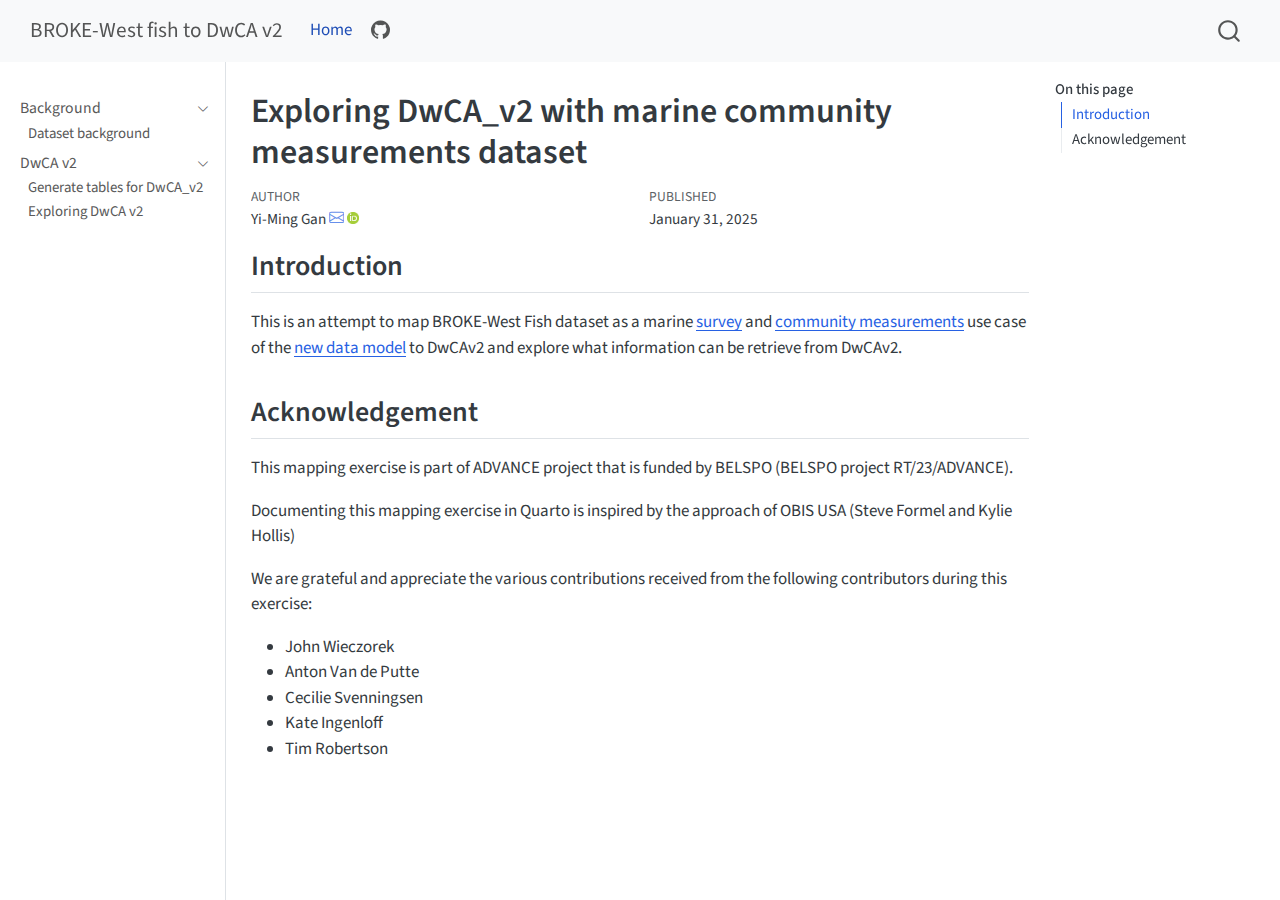
<file: docs/index.html>
<!DOCTYPE html>
<html xmlns="http://www.w3.org/1999/xhtml" lang="en" xml:lang="en"><head>

<meta charset="utf-8">
<meta name="generator" content="quarto-1.5.57">

<meta name="viewport" content="width=device-width, initial-scale=1.0, user-scalable=yes">

<meta name="author" content="Yi-Ming Gan">
<meta name="dcterms.date" content="2025-01-31">

<title>Exploring DwCA_v2 with marine community measurements dataset – BROKE-West fish to DwCA v2</title>
<style>
code{white-space: pre-wrap;}
span.smallcaps{font-variant: small-caps;}
div.columns{display: flex; gap: min(4vw, 1.5em);}
div.column{flex: auto; overflow-x: auto;}
div.hanging-indent{margin-left: 1.5em; text-indent: -1.5em;}
ul.task-list{list-style: none;}
ul.task-list li input[type="checkbox"] {
  width: 0.8em;
  margin: 0 0.8em 0.2em -1em; /* quarto-specific, see https://github.com/quarto-dev/quarto-cli/issues/4556 */ 
  vertical-align: middle;
}
</style>


<script src="site_libs/quarto-nav/quarto-nav.js"></script>
<script src="site_libs/quarto-nav/headroom.min.js"></script>
<script src="site_libs/clipboard/clipboard.min.js"></script>
<script src="site_libs/quarto-search/autocomplete.umd.js"></script>
<script src="site_libs/quarto-search/fuse.min.js"></script>
<script src="site_libs/quarto-search/quarto-search.js"></script>
<meta name="quarto:offset" content="./">
<script src="site_libs/quarto-html/quarto.js"></script>
<script src="site_libs/quarto-html/popper.min.js"></script>
<script src="site_libs/quarto-html/tippy.umd.min.js"></script>
<script src="site_libs/quarto-html/anchor.min.js"></script>
<link href="site_libs/quarto-html/tippy.css" rel="stylesheet">
<link href="site_libs/quarto-html/quarto-syntax-highlighting.css" rel="stylesheet" id="quarto-text-highlighting-styles">
<script src="site_libs/bootstrap/bootstrap.min.js"></script>
<link href="site_libs/bootstrap/bootstrap-icons.css" rel="stylesheet">
<link href="site_libs/bootstrap/bootstrap.min.css" rel="stylesheet" id="quarto-bootstrap" data-mode="light">
<script id="quarto-search-options" type="application/json">{
  "location": "navbar",
  "copy-button": false,
  "collapse-after": 3,
  "panel-placement": "end",
  "type": "overlay",
  "limit": 50,
  "keyboard-shortcut": [
    "f",
    "/",
    "s"
  ],
  "show-item-context": false,
  "language": {
    "search-no-results-text": "No results",
    "search-matching-documents-text": "matching documents",
    "search-copy-link-title": "Copy link to search",
    "search-hide-matches-text": "Hide additional matches",
    "search-more-match-text": "more match in this document",
    "search-more-matches-text": "more matches in this document",
    "search-clear-button-title": "Clear",
    "search-text-placeholder": "",
    "search-detached-cancel-button-title": "Cancel",
    "search-submit-button-title": "Submit",
    "search-label": "Search"
  }
}</script>


<link rel="stylesheet" href="styles.css">
</head>

<body class="nav-sidebar docked nav-fixed">

<div id="quarto-search-results"></div>
  <header id="quarto-header" class="headroom fixed-top">
    <nav class="navbar navbar-expand-lg " data-bs-theme="dark">
      <div class="navbar-container container-fluid">
      <div class="navbar-brand-container mx-auto">
    <a class="navbar-brand" href="./index.html">
    <span class="navbar-title">BROKE-West fish to DwCA v2</span>
    </a>
  </div>
            <div id="quarto-search" class="" title="Search"></div>
          <button class="navbar-toggler" type="button" data-bs-toggle="collapse" data-bs-target="#navbarCollapse" aria-controls="navbarCollapse" role="menu" aria-expanded="false" aria-label="Toggle navigation" onclick="if (window.quartoToggleHeadroom) { window.quartoToggleHeadroom(); }">
  <span class="navbar-toggler-icon"></span>
</button>
          <div class="collapse navbar-collapse" id="navbarCollapse">
            <ul class="navbar-nav navbar-nav-scroll me-auto">
  <li class="nav-item">
    <a class="nav-link active" href="./index.html" aria-current="page"> 
<span class="menu-text">Home</span></a>
  </li>  
  <li class="nav-item compact">
    <a class="nav-link" href="https://github.com/biodiversity-aq/broke-west-fish-dwcav2"> <i class="bi bi-github" role="img">
</i> 
<span class="menu-text"></span></a>
  </li>  
</ul>
          </div> <!-- /navcollapse -->
            <div class="quarto-navbar-tools">
</div>
      </div> <!-- /container-fluid -->
    </nav>
  <nav class="quarto-secondary-nav">
    <div class="container-fluid d-flex">
      <button type="button" class="quarto-btn-toggle btn" data-bs-toggle="collapse" role="button" data-bs-target=".quarto-sidebar-collapse-item" aria-controls="quarto-sidebar" aria-expanded="false" aria-label="Toggle sidebar navigation" onclick="if (window.quartoToggleHeadroom) { window.quartoToggleHeadroom(); }">
        <i class="bi bi-layout-text-sidebar-reverse"></i>
      </button>
        <nav class="quarto-page-breadcrumbs" aria-label="breadcrumb"><ol class="breadcrumb"><li class="breadcrumb-item">Exploring DwCA_v2 with marine community measurements dataset</li></ol></nav>
        <a class="flex-grow-1" role="navigation" data-bs-toggle="collapse" data-bs-target=".quarto-sidebar-collapse-item" aria-controls="quarto-sidebar" aria-expanded="false" aria-label="Toggle sidebar navigation" onclick="if (window.quartoToggleHeadroom) { window.quartoToggleHeadroom(); }">      
        </a>
    </div>
  </nav>
</header>
<!-- content -->
<div id="quarto-content" class="quarto-container page-columns page-rows-contents page-layout-article page-navbar">
<!-- sidebar -->
  <nav id="quarto-sidebar" class="sidebar collapse collapse-horizontal quarto-sidebar-collapse-item sidebar-navigation docked overflow-auto">
    <div class="sidebar-menu-container"> 
    <ul class="list-unstyled mt-1">
        <li class="sidebar-item sidebar-item-section">
      <div class="sidebar-item-container"> 
            <a class="sidebar-item-text sidebar-link text-start" data-bs-toggle="collapse" data-bs-target="#quarto-sidebar-section-1" role="navigation" aria-expanded="true">
 <span class="menu-text">Background</span></a>
          <a class="sidebar-item-toggle text-start" data-bs-toggle="collapse" data-bs-target="#quarto-sidebar-section-1" role="navigation" aria-expanded="true" aria-label="Toggle section">
            <i class="bi bi-chevron-right ms-2"></i>
          </a> 
      </div>
      <ul id="quarto-sidebar-section-1" class="collapse list-unstyled sidebar-section depth1 show">  
          <li class="sidebar-item">
  <div class="sidebar-item-container"> 
  <a href="./dataset-background.html" class="sidebar-item-text sidebar-link">
 <span class="menu-text">Dataset background</span></a>
  </div>
</li>
      </ul>
  </li>
        <li class="sidebar-item sidebar-item-section">
      <div class="sidebar-item-container"> 
            <a class="sidebar-item-text sidebar-link text-start" data-bs-toggle="collapse" data-bs-target="#quarto-sidebar-section-2" role="navigation" aria-expanded="true">
 <span class="menu-text">DwCA v2</span></a>
          <a class="sidebar-item-toggle text-start" data-bs-toggle="collapse" data-bs-target="#quarto-sidebar-section-2" role="navigation" aria-expanded="true" aria-label="Toggle section">
            <i class="bi bi-chevron-right ms-2"></i>
          </a> 
      </div>
      <ul id="quarto-sidebar-section-2" class="collapse list-unstyled sidebar-section depth1 show">  
          <li class="sidebar-item">
  <div class="sidebar-item-container"> 
  <a href="./generate-dwcav2.html" class="sidebar-item-text sidebar-link">
 <span class="menu-text">Generate tables for DwCA_v2</span></a>
  </div>
</li>
          <li class="sidebar-item">
  <div class="sidebar-item-container"> 
  <a href="./explore-dwcav2.html" class="sidebar-item-text sidebar-link">
 <span class="menu-text">Exploring DwCA v2</span></a>
  </div>
</li>
      </ul>
  </li>
    </ul>
    </div>
</nav>
<div id="quarto-sidebar-glass" class="quarto-sidebar-collapse-item" data-bs-toggle="collapse" data-bs-target=".quarto-sidebar-collapse-item"></div>
<!-- margin-sidebar -->
    <div id="quarto-margin-sidebar" class="sidebar margin-sidebar">
        <nav id="TOC" role="doc-toc" class="toc-active">
    <h2 id="toc-title">On this page</h2>
   
  <ul>
  <li><a href="#introduction" id="toc-introduction" class="nav-link active" data-scroll-target="#introduction">Introduction</a></li>
  <li><a href="#acknowledgement" id="toc-acknowledgement" class="nav-link" data-scroll-target="#acknowledgement">Acknowledgement</a></li>
  </ul>
</nav>
    </div>
<!-- main -->
<main class="content" id="quarto-document-content">

<header id="title-block-header" class="quarto-title-block default">
<div class="quarto-title">
<h1 class="title">Exploring DwCA_v2 with marine community measurements dataset</h1>
</div>



<div class="quarto-title-meta">

    <div>
    <div class="quarto-title-meta-heading">Author</div>
    <div class="quarto-title-meta-contents">
             <p>Yi-Ming Gan <a href="mailto:ymgan@naturalsciences.be" class="quarto-title-author-email"><i class="bi bi-envelope"></i></a> <a href="https://orcid.org/0000-0001-7087-2646" class="quarto-title-author-orcid"> <img src="[data-uri]"></a></p>
          </div>
  </div>
    
    <div>
    <div class="quarto-title-meta-heading">Published</div>
    <div class="quarto-title-meta-contents">
      <p class="date">January 31, 2025</p>
    </div>
  </div>
  
    
  </div>
  


</header>


<section id="introduction" class="level2">
<h2 class="anchored" data-anchor-id="introduction">Introduction</h2>
<p>This is an attempt to map BROKE-West Fish dataset as a marine <a href="https://docs.google.com/document/d/10YgbavCieUIpN_kNoHGHEkvILpFWCx8k-ZNXFVD4gSA/edit?usp=sharing">survey</a> and <a href="https://docs.google.com/document/d/1rpxveUfN9MCdo38mJR0LaWerMo5Je0oL6p1Yym5gxH4/edit?usp=sharing">community measurements</a> use case of the <a href="https://www.gbif.org/composition/HjlTr705BctcnaZkcjRJq/gbif-new-data-model">new data model</a> to DwCAv2 and explore what information can be retrieve from DwCAv2.</p>
</section>
<section id="acknowledgement" class="level2">
<h2 class="anchored" data-anchor-id="acknowledgement">Acknowledgement</h2>
<p>This mapping exercise is part of ADVANCE project that is funded by BELSPO (BELSPO project RT/23/ADVANCE).</p>
<p>Documenting this mapping exercise in Quarto is inspired by the approach of OBIS USA (Steve Formel and Kylie Hollis)</p>
<p>We are grateful and appreciate the various contributions received from the following contributors during this exercise:</p>
<ul>
<li>John Wieczorek</li>
<li>Anton Van de Putte</li>
<li>Cecilie Svenningsen</li>
<li>Kate Ingenloff</li>
<li>Tim Robertson</li>
</ul>


</section>

</main> <!-- /main -->
<script id="quarto-html-after-body" type="application/javascript">
window.document.addEventListener("DOMContentLoaded", function (event) {
  const toggleBodyColorMode = (bsSheetEl) => {
    const mode = bsSheetEl.getAttribute("data-mode");
    const bodyEl = window.document.querySelector("body");
    if (mode === "dark") {
      bodyEl.classList.add("quarto-dark");
      bodyEl.classList.remove("quarto-light");
    } else {
      bodyEl.classList.add("quarto-light");
      bodyEl.classList.remove("quarto-dark");
    }
  }
  const toggleBodyColorPrimary = () => {
    const bsSheetEl = window.document.querySelector("link#quarto-bootstrap");
    if (bsSheetEl) {
      toggleBodyColorMode(bsSheetEl);
    }
  }
  toggleBodyColorPrimary();  
  const icon = "";
  const anchorJS = new window.AnchorJS();
  anchorJS.options = {
    placement: 'right',
    icon: icon
  };
  anchorJS.add('.anchored');
  const isCodeAnnotation = (el) => {
    for (const clz of el.classList) {
      if (clz.startsWith('code-annotation-')) {                     
        return true;
      }
    }
    return false;
  }
  const onCopySuccess = function(e) {
    // button target
    const button = e.trigger;
    // don't keep focus
    button.blur();
    // flash "checked"
    button.classList.add('code-copy-button-checked');
    var currentTitle = button.getAttribute("title");
    button.setAttribute("title", "Copied!");
    let tooltip;
    if (window.bootstrap) {
      button.setAttribute("data-bs-toggle", "tooltip");
      button.setAttribute("data-bs-placement", "left");
      button.setAttribute("data-bs-title", "Copied!");
      tooltip = new bootstrap.Tooltip(button, 
        { trigger: "manual", 
          customClass: "code-copy-button-tooltip",
          offset: [0, -8]});
      tooltip.show();    
    }
    setTimeout(function() {
      if (tooltip) {
        tooltip.hide();
        button.removeAttribute("data-bs-title");
        button.removeAttribute("data-bs-toggle");
        button.removeAttribute("data-bs-placement");
      }
      button.setAttribute("title", currentTitle);
      button.classList.remove('code-copy-button-checked');
    }, 1000);
    // clear code selection
    e.clearSelection();
  }
  const getTextToCopy = function(trigger) {
      const codeEl = trigger.previousElementSibling.cloneNode(true);
      for (const childEl of codeEl.children) {
        if (isCodeAnnotation(childEl)) {
          childEl.remove();
        }
      }
      return codeEl.innerText;
  }
  const clipboard = new window.ClipboardJS('.code-copy-button:not([data-in-quarto-modal])', {
    text: getTextToCopy
  });
  clipboard.on('success', onCopySuccess);
  if (window.document.getElementById('quarto-embedded-source-code-modal')) {
    // For code content inside modals, clipBoardJS needs to be initialized with a container option
    // TODO: Check when it could be a function (https://github.com/zenorocha/clipboard.js/issues/860)
    const clipboardModal = new window.ClipboardJS('.code-copy-button[data-in-quarto-modal]', {
      text: getTextToCopy,
      container: window.document.getElementById('quarto-embedded-source-code-modal')
    });
    clipboardModal.on('success', onCopySuccess);
  }
    var localhostRegex = new RegExp(/^(?:http|https):\/\/localhost\:?[0-9]*\//);
    var mailtoRegex = new RegExp(/^mailto:/);
      var filterRegex = new RegExp('/' + window.location.host + '/');
    var isInternal = (href) => {
        return filterRegex.test(href) || localhostRegex.test(href) || mailtoRegex.test(href);
    }
    // Inspect non-navigation links and adorn them if external
 	var links = window.document.querySelectorAll('a[href]:not(.nav-link):not(.navbar-brand):not(.toc-action):not(.sidebar-link):not(.sidebar-item-toggle):not(.pagination-link):not(.no-external):not([aria-hidden]):not(.dropdown-item):not(.quarto-navigation-tool):not(.about-link)');
    for (var i=0; i<links.length; i++) {
      const link = links[i];
      if (!isInternal(link.href)) {
        // undo the damage that might have been done by quarto-nav.js in the case of
        // links that we want to consider external
        if (link.dataset.originalHref !== undefined) {
          link.href = link.dataset.originalHref;
        }
      }
    }
  function tippyHover(el, contentFn, onTriggerFn, onUntriggerFn) {
    const config = {
      allowHTML: true,
      maxWidth: 500,
      delay: 100,
      arrow: false,
      appendTo: function(el) {
          return el.parentElement;
      },
      interactive: true,
      interactiveBorder: 10,
      theme: 'quarto',
      placement: 'bottom-start',
    };
    if (contentFn) {
      config.content = contentFn;
    }
    if (onTriggerFn) {
      config.onTrigger = onTriggerFn;
    }
    if (onUntriggerFn) {
      config.onUntrigger = onUntriggerFn;
    }
    window.tippy(el, config); 
  }
  const noterefs = window.document.querySelectorAll('a[role="doc-noteref"]');
  for (var i=0; i<noterefs.length; i++) {
    const ref = noterefs[i];
    tippyHover(ref, function() {
      // use id or data attribute instead here
      let href = ref.getAttribute('data-footnote-href') || ref.getAttribute('href');
      try { href = new URL(href).hash; } catch {}
      const id = href.replace(/^#\/?/, "");
      const note = window.document.getElementById(id);
      if (note) {
        return note.innerHTML;
      } else {
        return "";
      }
    });
  }
  const xrefs = window.document.querySelectorAll('a.quarto-xref');
  const processXRef = (id, note) => {
    // Strip column container classes
    const stripColumnClz = (el) => {
      el.classList.remove("page-full", "page-columns");
      if (el.children) {
        for (const child of el.children) {
          stripColumnClz(child);
        }
      }
    }
    stripColumnClz(note)
    if (id === null || id.startsWith('sec-')) {
      // Special case sections, only their first couple elements
      const container = document.createElement("div");
      if (note.children && note.children.length > 2) {
        container.appendChild(note.children[0].cloneNode(true));
        for (let i = 1; i < note.children.length; i++) {
          const child = note.children[i];
          if (child.tagName === "P" && child.innerText === "") {
            continue;
          } else {
            container.appendChild(child.cloneNode(true));
            break;
          }
        }
        if (window.Quarto?.typesetMath) {
          window.Quarto.typesetMath(container);
        }
        return container.innerHTML
      } else {
        if (window.Quarto?.typesetMath) {
          window.Quarto.typesetMath(note);
        }
        return note.innerHTML;
      }
    } else {
      // Remove any anchor links if they are present
      const anchorLink = note.querySelector('a.anchorjs-link');
      if (anchorLink) {
        anchorLink.remove();
      }
      if (window.Quarto?.typesetMath) {
        window.Quarto.typesetMath(note);
      }
      // TODO in 1.5, we should make sure this works without a callout special case
      if (note.classList.contains("callout")) {
        return note.outerHTML;
      } else {
        return note.innerHTML;
      }
    }
  }
  for (var i=0; i<xrefs.length; i++) {
    const xref = xrefs[i];
    tippyHover(xref, undefined, function(instance) {
      instance.disable();
      let url = xref.getAttribute('href');
      let hash = undefined; 
      if (url.startsWith('#')) {
        hash = url;
      } else {
        try { hash = new URL(url).hash; } catch {}
      }
      if (hash) {
        const id = hash.replace(/^#\/?/, "");
        const note = window.document.getElementById(id);
        if (note !== null) {
          try {
            const html = processXRef(id, note.cloneNode(true));
            instance.setContent(html);
          } finally {
            instance.enable();
            instance.show();
          }
        } else {
          // See if we can fetch this
          fetch(url.split('#')[0])
          .then(res => res.text())
          .then(html => {
            const parser = new DOMParser();
            const htmlDoc = parser.parseFromString(html, "text/html");
            const note = htmlDoc.getElementById(id);
            if (note !== null) {
              const html = processXRef(id, note);
              instance.setContent(html);
            } 
          }).finally(() => {
            instance.enable();
            instance.show();
          });
        }
      } else {
        // See if we can fetch a full url (with no hash to target)
        // This is a special case and we should probably do some content thinning / targeting
        fetch(url)
        .then(res => res.text())
        .then(html => {
          const parser = new DOMParser();
          const htmlDoc = parser.parseFromString(html, "text/html");
          const note = htmlDoc.querySelector('main.content');
          if (note !== null) {
            // This should only happen for chapter cross references
            // (since there is no id in the URL)
            // remove the first header
            if (note.children.length > 0 && note.children[0].tagName === "HEADER") {
              note.children[0].remove();
            }
            const html = processXRef(null, note);
            instance.setContent(html);
          } 
        }).finally(() => {
          instance.enable();
          instance.show();
        });
      }
    }, function(instance) {
    });
  }
      let selectedAnnoteEl;
      const selectorForAnnotation = ( cell, annotation) => {
        let cellAttr = 'data-code-cell="' + cell + '"';
        let lineAttr = 'data-code-annotation="' +  annotation + '"';
        const selector = 'span[' + cellAttr + '][' + lineAttr + ']';
        return selector;
      }
      const selectCodeLines = (annoteEl) => {
        const doc = window.document;
        const targetCell = annoteEl.getAttribute("data-target-cell");
        const targetAnnotation = annoteEl.getAttribute("data-target-annotation");
        const annoteSpan = window.document.querySelector(selectorForAnnotation(targetCell, targetAnnotation));
        const lines = annoteSpan.getAttribute("data-code-lines").split(",");
        const lineIds = lines.map((line) => {
          return targetCell + "-" + line;
        })
        let top = null;
        let height = null;
        let parent = null;
        if (lineIds.length > 0) {
            //compute the position of the single el (top and bottom and make a div)
            const el = window.document.getElementById(lineIds[0]);
            top = el.offsetTop;
            height = el.offsetHeight;
            parent = el.parentElement.parentElement;
          if (lineIds.length > 1) {
            const lastEl = window.document.getElementById(lineIds[lineIds.length - 1]);
            const bottom = lastEl.offsetTop + lastEl.offsetHeight;
            height = bottom - top;
          }
          if (top !== null && height !== null && parent !== null) {
            // cook up a div (if necessary) and position it 
            let div = window.document.getElementById("code-annotation-line-highlight");
            if (div === null) {
              div = window.document.createElement("div");
              div.setAttribute("id", "code-annotation-line-highlight");
              div.style.position = 'absolute';
              parent.appendChild(div);
            }
            div.style.top = top - 2 + "px";
            div.style.height = height + 4 + "px";
            div.style.left = 0;
            let gutterDiv = window.document.getElementById("code-annotation-line-highlight-gutter");
            if (gutterDiv === null) {
              gutterDiv = window.document.createElement("div");
              gutterDiv.setAttribute("id", "code-annotation-line-highlight-gutter");
              gutterDiv.style.position = 'absolute';
              const codeCell = window.document.getElementById(targetCell);
              const gutter = codeCell.querySelector('.code-annotation-gutter');
              gutter.appendChild(gutterDiv);
            }
            gutterDiv.style.top = top - 2 + "px";
            gutterDiv.style.height = height + 4 + "px";
          }
          selectedAnnoteEl = annoteEl;
        }
      };
      const unselectCodeLines = () => {
        const elementsIds = ["code-annotation-line-highlight", "code-annotation-line-highlight-gutter"];
        elementsIds.forEach((elId) => {
          const div = window.document.getElementById(elId);
          if (div) {
            div.remove();
          }
        });
        selectedAnnoteEl = undefined;
      };
        // Handle positioning of the toggle
    window.addEventListener(
      "resize",
      throttle(() => {
        elRect = undefined;
        if (selectedAnnoteEl) {
          selectCodeLines(selectedAnnoteEl);
        }
      }, 10)
    );
    function throttle(fn, ms) {
    let throttle = false;
    let timer;
      return (...args) => {
        if(!throttle) { // first call gets through
            fn.apply(this, args);
            throttle = true;
        } else { // all the others get throttled
            if(timer) clearTimeout(timer); // cancel #2
            timer = setTimeout(() => {
              fn.apply(this, args);
              timer = throttle = false;
            }, ms);
        }
      };
    }
      // Attach click handler to the DT
      const annoteDls = window.document.querySelectorAll('dt[data-target-cell]');
      for (const annoteDlNode of annoteDls) {
        annoteDlNode.addEventListener('click', (event) => {
          const clickedEl = event.target;
          if (clickedEl !== selectedAnnoteEl) {
            unselectCodeLines();
            const activeEl = window.document.querySelector('dt[data-target-cell].code-annotation-active');
            if (activeEl) {
              activeEl.classList.remove('code-annotation-active');
            }
            selectCodeLines(clickedEl);
            clickedEl.classList.add('code-annotation-active');
          } else {
            // Unselect the line
            unselectCodeLines();
            clickedEl.classList.remove('code-annotation-active');
          }
        });
      }
  const findCites = (el) => {
    const parentEl = el.parentElement;
    if (parentEl) {
      const cites = parentEl.dataset.cites;
      if (cites) {
        return {
          el,
          cites: cites.split(' ')
        };
      } else {
        return findCites(el.parentElement)
      }
    } else {
      return undefined;
    }
  };
  var bibliorefs = window.document.querySelectorAll('a[role="doc-biblioref"]');
  for (var i=0; i<bibliorefs.length; i++) {
    const ref = bibliorefs[i];
    const citeInfo = findCites(ref);
    if (citeInfo) {
      tippyHover(citeInfo.el, function() {
        var popup = window.document.createElement('div');
        citeInfo.cites.forEach(function(cite) {
          var citeDiv = window.document.createElement('div');
          citeDiv.classList.add('hanging-indent');
          citeDiv.classList.add('csl-entry');
          var biblioDiv = window.document.getElementById('ref-' + cite);
          if (biblioDiv) {
            citeDiv.innerHTML = biblioDiv.innerHTML;
          }
          popup.appendChild(citeDiv);
        });
        return popup.innerHTML;
      });
    }
  }
});
</script>
</div> <!-- /content -->




</body></html>
</file>
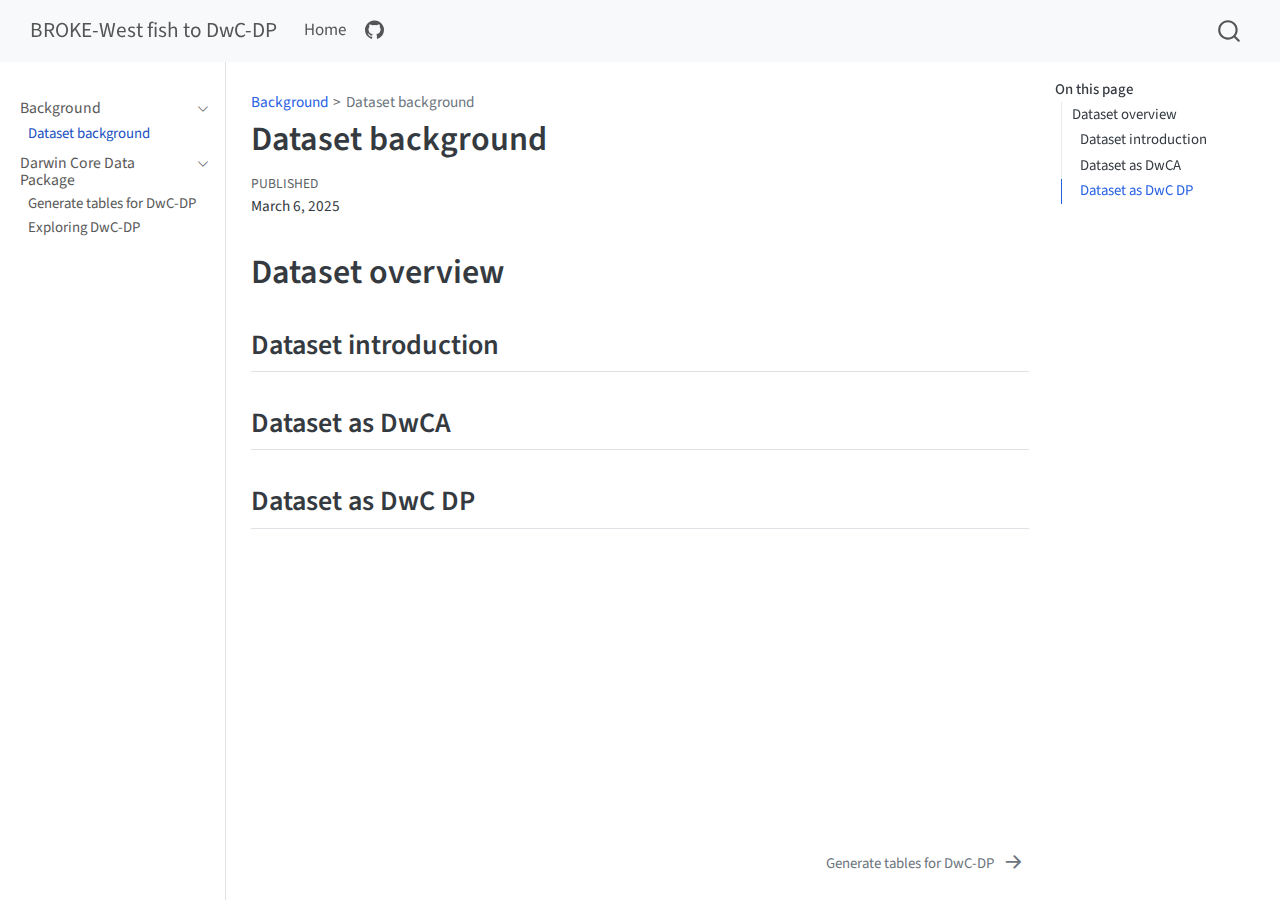
<file: docs/dataset-background.html>
<!DOCTYPE html>
<html xmlns="http://www.w3.org/1999/xhtml" lang="en" xml:lang="en"><head>

<meta charset="utf-8">
<meta name="generator" content="quarto-1.6.42">

<meta name="viewport" content="width=device-width, initial-scale=1.0, user-scalable=yes">

<meta name="dcterms.date" content="2025-03-06">

<title>Dataset background – BROKE-West fish to DwC-DP</title>
<style>
code{white-space: pre-wrap;}
span.smallcaps{font-variant: small-caps;}
div.columns{display: flex; gap: min(4vw, 1.5em);}
div.column{flex: auto; overflow-x: auto;}
div.hanging-indent{margin-left: 1.5em; text-indent: -1.5em;}
ul.task-list{list-style: none;}
ul.task-list li input[type="checkbox"] {
  width: 0.8em;
  margin: 0 0.8em 0.2em -1em; /* quarto-specific, see https://github.com/quarto-dev/quarto-cli/issues/4556 */ 
  vertical-align: middle;
}
</style>


<script src="site_libs/quarto-nav/quarto-nav.js"></script>
<script src="site_libs/quarto-nav/headroom.min.js"></script>
<script src="site_libs/clipboard/clipboard.min.js"></script>
<script src="site_libs/quarto-search/autocomplete.umd.js"></script>
<script src="site_libs/quarto-search/fuse.min.js"></script>
<script src="site_libs/quarto-search/quarto-search.js"></script>
<meta name="quarto:offset" content="./">
<link href="./generate-dwc-dp.html" rel="next">
<script src="site_libs/quarto-html/quarto.js"></script>
<script src="site_libs/quarto-html/popper.min.js"></script>
<script src="site_libs/quarto-html/tippy.umd.min.js"></script>
<script src="site_libs/quarto-html/anchor.min.js"></script>
<link href="site_libs/quarto-html/tippy.css" rel="stylesheet">
<link href="site_libs/quarto-html/quarto-syntax-highlighting-2f5df379a58b258e96c21c0638c20c03.css" rel="stylesheet" id="quarto-text-highlighting-styles">
<script src="site_libs/bootstrap/bootstrap.min.js"></script>
<link href="site_libs/bootstrap/bootstrap-icons.css" rel="stylesheet">
<link href="site_libs/bootstrap/bootstrap-3f13cc09417cf69baaf74afa0e2e3cf6.min.css" rel="stylesheet" append-hash="true" id="quarto-bootstrap" data-mode="light">
<script id="quarto-search-options" type="application/json">{
  "location": "navbar",
  "copy-button": false,
  "collapse-after": 3,
  "panel-placement": "end",
  "type": "overlay",
  "limit": 50,
  "keyboard-shortcut": [
    "f",
    "/",
    "s"
  ],
  "show-item-context": false,
  "language": {
    "search-no-results-text": "No results",
    "search-matching-documents-text": "matching documents",
    "search-copy-link-title": "Copy link to search",
    "search-hide-matches-text": "Hide additional matches",
    "search-more-match-text": "more match in this document",
    "search-more-matches-text": "more matches in this document",
    "search-clear-button-title": "Clear",
    "search-text-placeholder": "",
    "search-detached-cancel-button-title": "Cancel",
    "search-submit-button-title": "Submit",
    "search-label": "Search"
  }
}</script>


<link rel="stylesheet" href="styles.css">
</head>

<body class="nav-sidebar docked nav-fixed">

<div id="quarto-search-results"></div>
  <header id="quarto-header" class="headroom fixed-top">
    <nav class="navbar navbar-expand-lg " data-bs-theme="dark">
      <div class="navbar-container container-fluid">
      <div class="navbar-brand-container mx-auto">
    <a class="navbar-brand" href="./index.html">
    <span class="navbar-title">BROKE-West fish to DwC-DP</span>
    </a>
  </div>
            <div id="quarto-search" class="" title="Search"></div>
          <button class="navbar-toggler" type="button" data-bs-toggle="collapse" data-bs-target="#navbarCollapse" aria-controls="navbarCollapse" role="menu" aria-expanded="false" aria-label="Toggle navigation" onclick="if (window.quartoToggleHeadroom) { window.quartoToggleHeadroom(); }">
  <span class="navbar-toggler-icon"></span>
</button>
          <div class="collapse navbar-collapse" id="navbarCollapse">
            <ul class="navbar-nav navbar-nav-scroll me-auto">
  <li class="nav-item">
    <a class="nav-link" href="./index.html"> 
<span class="menu-text">Home</span></a>
  </li>  
  <li class="nav-item compact">
    <a class="nav-link" href="https://github.com/biodiversity-aq/broke-west-fish-dwcav2"> <i class="bi bi-github" role="img">
</i> 
<span class="menu-text"></span></a>
  </li>  
</ul>
          </div> <!-- /navcollapse -->
            <div class="quarto-navbar-tools">
</div>
      </div> <!-- /container-fluid -->
    </nav>
  <nav class="quarto-secondary-nav">
    <div class="container-fluid d-flex">
      <button type="button" class="quarto-btn-toggle btn" data-bs-toggle="collapse" role="button" data-bs-target=".quarto-sidebar-collapse-item" aria-controls="quarto-sidebar" aria-expanded="false" aria-label="Toggle sidebar navigation" onclick="if (window.quartoToggleHeadroom) { window.quartoToggleHeadroom(); }">
        <i class="bi bi-layout-text-sidebar-reverse"></i>
      </button>
        <nav class="quarto-page-breadcrumbs" aria-label="breadcrumb"><ol class="breadcrumb"><li class="breadcrumb-item"><a href="./dataset-background.html">Background</a></li><li class="breadcrumb-item"><a href="./dataset-background.html">Dataset background</a></li></ol></nav>
        <a class="flex-grow-1" role="navigation" data-bs-toggle="collapse" data-bs-target=".quarto-sidebar-collapse-item" aria-controls="quarto-sidebar" aria-expanded="false" aria-label="Toggle sidebar navigation" onclick="if (window.quartoToggleHeadroom) { window.quartoToggleHeadroom(); }">      
        </a>
    </div>
  </nav>
</header>
<!-- content -->
<div id="quarto-content" class="quarto-container page-columns page-rows-contents page-layout-article page-navbar">
<!-- sidebar -->
  <nav id="quarto-sidebar" class="sidebar collapse collapse-horizontal quarto-sidebar-collapse-item sidebar-navigation docked overflow-auto">
    <div class="sidebar-menu-container"> 
    <ul class="list-unstyled mt-1">
        <li class="sidebar-item sidebar-item-section">
      <div class="sidebar-item-container"> 
            <a class="sidebar-item-text sidebar-link text-start" data-bs-toggle="collapse" data-bs-target="#quarto-sidebar-section-1" role="navigation" aria-expanded="true">
 <span class="menu-text">Background</span></a>
          <a class="sidebar-item-toggle text-start" data-bs-toggle="collapse" data-bs-target="#quarto-sidebar-section-1" role="navigation" aria-expanded="true" aria-label="Toggle section">
            <i class="bi bi-chevron-right ms-2"></i>
          </a> 
      </div>
      <ul id="quarto-sidebar-section-1" class="collapse list-unstyled sidebar-section depth1 show">  
          <li class="sidebar-item">
  <div class="sidebar-item-container"> 
  <a href="./dataset-background.html" class="sidebar-item-text sidebar-link active">
 <span class="menu-text">Dataset background</span></a>
  </div>
</li>
      </ul>
  </li>
        <li class="sidebar-item sidebar-item-section">
      <div class="sidebar-item-container"> 
            <a class="sidebar-item-text sidebar-link text-start" data-bs-toggle="collapse" data-bs-target="#quarto-sidebar-section-2" role="navigation" aria-expanded="true">
 <span class="menu-text">Darwin Core Data Package</span></a>
          <a class="sidebar-item-toggle text-start" data-bs-toggle="collapse" data-bs-target="#quarto-sidebar-section-2" role="navigation" aria-expanded="true" aria-label="Toggle section">
            <i class="bi bi-chevron-right ms-2"></i>
          </a> 
      </div>
      <ul id="quarto-sidebar-section-2" class="collapse list-unstyled sidebar-section depth1 show">  
          <li class="sidebar-item">
  <div class="sidebar-item-container"> 
  <a href="./generate-dwc-dp.html" class="sidebar-item-text sidebar-link">
 <span class="menu-text">Generate tables for DwC-DP</span></a>
  </div>
</li>
          <li class="sidebar-item">
  <div class="sidebar-item-container"> 
  <a href="./explore-dwc-dp.html" class="sidebar-item-text sidebar-link">
 <span class="menu-text">Exploring DwC-DP</span></a>
  </div>
</li>
      </ul>
  </li>
    </ul>
    </div>
</nav>
<div id="quarto-sidebar-glass" class="quarto-sidebar-collapse-item" data-bs-toggle="collapse" data-bs-target=".quarto-sidebar-collapse-item"></div>
<!-- margin-sidebar -->
    <div id="quarto-margin-sidebar" class="sidebar margin-sidebar">
        <nav id="TOC" role="doc-toc" class="toc-active">
    <h2 id="toc-title">On this page</h2>
   
  <ul>
  <li><a href="#dataset-overview" id="toc-dataset-overview" class="nav-link active" data-scroll-target="#dataset-overview">Dataset overview</a>
  <ul class="collapse">
  <li><a href="#dataset-introduction" id="toc-dataset-introduction" class="nav-link" data-scroll-target="#dataset-introduction">Dataset introduction</a></li>
  <li><a href="#dataset-as-dwca" id="toc-dataset-as-dwca" class="nav-link" data-scroll-target="#dataset-as-dwca">Dataset as DwCA</a></li>
  <li><a href="#dataset-as-dwc-dp" id="toc-dataset-as-dwc-dp" class="nav-link" data-scroll-target="#dataset-as-dwc-dp">Dataset as DwC DP</a></li>
  </ul></li>
  </ul>
</nav>
    </div>
<!-- main -->
<main class="content" id="quarto-document-content">

<header id="title-block-header" class="quarto-title-block default"><nav class="quarto-page-breadcrumbs quarto-title-breadcrumbs d-none d-lg-block" aria-label="breadcrumb"><ol class="breadcrumb"><li class="breadcrumb-item"><a href="./dataset-background.html">Background</a></li><li class="breadcrumb-item"><a href="./dataset-background.html">Dataset background</a></li></ol></nav>
<div class="quarto-title">
<h1 class="title">Dataset background</h1>
</div>



<div class="quarto-title-meta">

    
    <div>
    <div class="quarto-title-meta-heading">Published</div>
    <div class="quarto-title-meta-contents">
      <p class="date">March 6, 2025</p>
    </div>
  </div>
  
    
  </div>
  


</header>


<section id="dataset-overview" class="level1">
<h1>Dataset overview</h1>
<section id="dataset-introduction" class="level2">
<h2 class="anchored" data-anchor-id="dataset-introduction">Dataset introduction</h2>
</section>
<section id="dataset-as-dwca" class="level2">
<h2 class="anchored" data-anchor-id="dataset-as-dwca">Dataset as DwCA</h2>
</section>
<section id="dataset-as-dwc-dp" class="level2">
<h2 class="anchored" data-anchor-id="dataset-as-dwc-dp">Dataset as DwC DP</h2>


</section>
</section>

</main> <!-- /main -->
<script id="quarto-html-after-body" type="application/javascript">
window.document.addEventListener("DOMContentLoaded", function (event) {
  const toggleBodyColorMode = (bsSheetEl) => {
    const mode = bsSheetEl.getAttribute("data-mode");
    const bodyEl = window.document.querySelector("body");
    if (mode === "dark") {
      bodyEl.classList.add("quarto-dark");
      bodyEl.classList.remove("quarto-light");
    } else {
      bodyEl.classList.add("quarto-light");
      bodyEl.classList.remove("quarto-dark");
    }
  }
  const toggleBodyColorPrimary = () => {
    const bsSheetEl = window.document.querySelector("link#quarto-bootstrap");
    if (bsSheetEl) {
      toggleBodyColorMode(bsSheetEl);
    }
  }
  toggleBodyColorPrimary();  
  const icon = "";
  const anchorJS = new window.AnchorJS();
  anchorJS.options = {
    placement: 'right',
    icon: icon
  };
  anchorJS.add('.anchored');
  const isCodeAnnotation = (el) => {
    for (const clz of el.classList) {
      if (clz.startsWith('code-annotation-')) {                     
        return true;
      }
    }
    return false;
  }
  const onCopySuccess = function(e) {
    // button target
    const button = e.trigger;
    // don't keep focus
    button.blur();
    // flash "checked"
    button.classList.add('code-copy-button-checked');
    var currentTitle = button.getAttribute("title");
    button.setAttribute("title", "Copied!");
    let tooltip;
    if (window.bootstrap) {
      button.setAttribute("data-bs-toggle", "tooltip");
      button.setAttribute("data-bs-placement", "left");
      button.setAttribute("data-bs-title", "Copied!");
      tooltip = new bootstrap.Tooltip(button, 
        { trigger: "manual", 
          customClass: "code-copy-button-tooltip",
          offset: [0, -8]});
      tooltip.show();    
    }
    setTimeout(function() {
      if (tooltip) {
        tooltip.hide();
        button.removeAttribute("data-bs-title");
        button.removeAttribute("data-bs-toggle");
        button.removeAttribute("data-bs-placement");
      }
      button.setAttribute("title", currentTitle);
      button.classList.remove('code-copy-button-checked');
    }, 1000);
    // clear code selection
    e.clearSelection();
  }
  const getTextToCopy = function(trigger) {
      const codeEl = trigger.previousElementSibling.cloneNode(true);
      for (const childEl of codeEl.children) {
        if (isCodeAnnotation(childEl)) {
          childEl.remove();
        }
      }
      return codeEl.innerText;
  }
  const clipboard = new window.ClipboardJS('.code-copy-button:not([data-in-quarto-modal])', {
    text: getTextToCopy
  });
  clipboard.on('success', onCopySuccess);
  if (window.document.getElementById('quarto-embedded-source-code-modal')) {
    const clipboardModal = new window.ClipboardJS('.code-copy-button[data-in-quarto-modal]', {
      text: getTextToCopy,
      container: window.document.getElementById('quarto-embedded-source-code-modal')
    });
    clipboardModal.on('success', onCopySuccess);
  }
    var localhostRegex = new RegExp(/^(?:http|https):\/\/localhost\:?[0-9]*\//);
    var mailtoRegex = new RegExp(/^mailto:/);
      var filterRegex = new RegExp('/' + window.location.host + '/');
    var isInternal = (href) => {
        return filterRegex.test(href) || localhostRegex.test(href) || mailtoRegex.test(href);
    }
    // Inspect non-navigation links and adorn them if external
 	var links = window.document.querySelectorAll('a[href]:not(.nav-link):not(.navbar-brand):not(.toc-action):not(.sidebar-link):not(.sidebar-item-toggle):not(.pagination-link):not(.no-external):not([aria-hidden]):not(.dropdown-item):not(.quarto-navigation-tool):not(.about-link)');
    for (var i=0; i<links.length; i++) {
      const link = links[i];
      if (!isInternal(link.href)) {
        // undo the damage that might have been done by quarto-nav.js in the case of
        // links that we want to consider external
        if (link.dataset.originalHref !== undefined) {
          link.href = link.dataset.originalHref;
        }
      }
    }
  function tippyHover(el, contentFn, onTriggerFn, onUntriggerFn) {
    const config = {
      allowHTML: true,
      maxWidth: 500,
      delay: 100,
      arrow: false,
      appendTo: function(el) {
          return el.parentElement;
      },
      interactive: true,
      interactiveBorder: 10,
      theme: 'quarto',
      placement: 'bottom-start',
    };
    if (contentFn) {
      config.content = contentFn;
    }
    if (onTriggerFn) {
      config.onTrigger = onTriggerFn;
    }
    if (onUntriggerFn) {
      config.onUntrigger = onUntriggerFn;
    }
    window.tippy(el, config); 
  }
  const noterefs = window.document.querySelectorAll('a[role="doc-noteref"]');
  for (var i=0; i<noterefs.length; i++) {
    const ref = noterefs[i];
    tippyHover(ref, function() {
      // use id or data attribute instead here
      let href = ref.getAttribute('data-footnote-href') || ref.getAttribute('href');
      try { href = new URL(href).hash; } catch {}
      const id = href.replace(/^#\/?/, "");
      const note = window.document.getElementById(id);
      if (note) {
        return note.innerHTML;
      } else {
        return "";
      }
    });
  }
  const xrefs = window.document.querySelectorAll('a.quarto-xref');
  const processXRef = (id, note) => {
    // Strip column container classes
    const stripColumnClz = (el) => {
      el.classList.remove("page-full", "page-columns");
      if (el.children) {
        for (const child of el.children) {
          stripColumnClz(child);
        }
      }
    }
    stripColumnClz(note)
    if (id === null || id.startsWith('sec-')) {
      // Special case sections, only their first couple elements
      const container = document.createElement("div");
      if (note.children && note.children.length > 2) {
        container.appendChild(note.children[0].cloneNode(true));
        for (let i = 1; i < note.children.length; i++) {
          const child = note.children[i];
          if (child.tagName === "P" && child.innerText === "") {
            continue;
          } else {
            container.appendChild(child.cloneNode(true));
            break;
          }
        }
        if (window.Quarto?.typesetMath) {
          window.Quarto.typesetMath(container);
        }
        return container.innerHTML
      } else {
        if (window.Quarto?.typesetMath) {
          window.Quarto.typesetMath(note);
        }
        return note.innerHTML;
      }
    } else {
      // Remove any anchor links if they are present
      const anchorLink = note.querySelector('a.anchorjs-link');
      if (anchorLink) {
        anchorLink.remove();
      }
      if (window.Quarto?.typesetMath) {
        window.Quarto.typesetMath(note);
      }
      if (note.classList.contains("callout")) {
        return note.outerHTML;
      } else {
        return note.innerHTML;
      }
    }
  }
  for (var i=0; i<xrefs.length; i++) {
    const xref = xrefs[i];
    tippyHover(xref, undefined, function(instance) {
      instance.disable();
      let url = xref.getAttribute('href');
      let hash = undefined; 
      if (url.startsWith('#')) {
        hash = url;
      } else {
        try { hash = new URL(url).hash; } catch {}
      }
      if (hash) {
        const id = hash.replace(/^#\/?/, "");
        const note = window.document.getElementById(id);
        if (note !== null) {
          try {
            const html = processXRef(id, note.cloneNode(true));
            instance.setContent(html);
          } finally {
            instance.enable();
            instance.show();
          }
        } else {
          // See if we can fetch this
          fetch(url.split('#')[0])
          .then(res => res.text())
          .then(html => {
            const parser = new DOMParser();
            const htmlDoc = parser.parseFromString(html, "text/html");
            const note = htmlDoc.getElementById(id);
            if (note !== null) {
              const html = processXRef(id, note);
              instance.setContent(html);
            } 
          }).finally(() => {
            instance.enable();
            instance.show();
          });
        }
      } else {
        // See if we can fetch a full url (with no hash to target)
        // This is a special case and we should probably do some content thinning / targeting
        fetch(url)
        .then(res => res.text())
        .then(html => {
          const parser = new DOMParser();
          const htmlDoc = parser.parseFromString(html, "text/html");
          const note = htmlDoc.querySelector('main.content');
          if (note !== null) {
            // This should only happen for chapter cross references
            // (since there is no id in the URL)
            // remove the first header
            if (note.children.length > 0 && note.children[0].tagName === "HEADER") {
              note.children[0].remove();
            }
            const html = processXRef(null, note);
            instance.setContent(html);
          } 
        }).finally(() => {
          instance.enable();
          instance.show();
        });
      }
    }, function(instance) {
    });
  }
      let selectedAnnoteEl;
      const selectorForAnnotation = ( cell, annotation) => {
        let cellAttr = 'data-code-cell="' + cell + '"';
        let lineAttr = 'data-code-annotation="' +  annotation + '"';
        const selector = 'span[' + cellAttr + '][' + lineAttr + ']';
        return selector;
      }
      const selectCodeLines = (annoteEl) => {
        const doc = window.document;
        const targetCell = annoteEl.getAttribute("data-target-cell");
        const targetAnnotation = annoteEl.getAttribute("data-target-annotation");
        const annoteSpan = window.document.querySelector(selectorForAnnotation(targetCell, targetAnnotation));
        const lines = annoteSpan.getAttribute("data-code-lines").split(",");
        const lineIds = lines.map((line) => {
          return targetCell + "-" + line;
        })
        let top = null;
        let height = null;
        let parent = null;
        if (lineIds.length > 0) {
            //compute the position of the single el (top and bottom and make a div)
            const el = window.document.getElementById(lineIds[0]);
            top = el.offsetTop;
            height = el.offsetHeight;
            parent = el.parentElement.parentElement;
          if (lineIds.length > 1) {
            const lastEl = window.document.getElementById(lineIds[lineIds.length - 1]);
            const bottom = lastEl.offsetTop + lastEl.offsetHeight;
            height = bottom - top;
          }
          if (top !== null && height !== null && parent !== null) {
            // cook up a div (if necessary) and position it 
            let div = window.document.getElementById("code-annotation-line-highlight");
            if (div === null) {
              div = window.document.createElement("div");
              div.setAttribute("id", "code-annotation-line-highlight");
              div.style.position = 'absolute';
              parent.appendChild(div);
            }
            div.style.top = top - 2 + "px";
            div.style.height = height + 4 + "px";
            div.style.left = 0;
            let gutterDiv = window.document.getElementById("code-annotation-line-highlight-gutter");
            if (gutterDiv === null) {
              gutterDiv = window.document.createElement("div");
              gutterDiv.setAttribute("id", "code-annotation-line-highlight-gutter");
              gutterDiv.style.position = 'absolute';
              const codeCell = window.document.getElementById(targetCell);
              const gutter = codeCell.querySelector('.code-annotation-gutter');
              gutter.appendChild(gutterDiv);
            }
            gutterDiv.style.top = top - 2 + "px";
            gutterDiv.style.height = height + 4 + "px";
          }
          selectedAnnoteEl = annoteEl;
        }
      };
      const unselectCodeLines = () => {
        const elementsIds = ["code-annotation-line-highlight", "code-annotation-line-highlight-gutter"];
        elementsIds.forEach((elId) => {
          const div = window.document.getElementById(elId);
          if (div) {
            div.remove();
          }
        });
        selectedAnnoteEl = undefined;
      };
        // Handle positioning of the toggle
    window.addEventListener(
      "resize",
      throttle(() => {
        elRect = undefined;
        if (selectedAnnoteEl) {
          selectCodeLines(selectedAnnoteEl);
        }
      }, 10)
    );
    function throttle(fn, ms) {
    let throttle = false;
    let timer;
      return (...args) => {
        if(!throttle) { // first call gets through
            fn.apply(this, args);
            throttle = true;
        } else { // all the others get throttled
            if(timer) clearTimeout(timer); // cancel #2
            timer = setTimeout(() => {
              fn.apply(this, args);
              timer = throttle = false;
            }, ms);
        }
      };
    }
      // Attach click handler to the DT
      const annoteDls = window.document.querySelectorAll('dt[data-target-cell]');
      for (const annoteDlNode of annoteDls) {
        annoteDlNode.addEventListener('click', (event) => {
          const clickedEl = event.target;
          if (clickedEl !== selectedAnnoteEl) {
            unselectCodeLines();
            const activeEl = window.document.querySelector('dt[data-target-cell].code-annotation-active');
            if (activeEl) {
              activeEl.classList.remove('code-annotation-active');
            }
            selectCodeLines(clickedEl);
            clickedEl.classList.add('code-annotation-active');
          } else {
            // Unselect the line
            unselectCodeLines();
            clickedEl.classList.remove('code-annotation-active');
          }
        });
      }
  const findCites = (el) => {
    const parentEl = el.parentElement;
    if (parentEl) {
      const cites = parentEl.dataset.cites;
      if (cites) {
        return {
          el,
          cites: cites.split(' ')
        };
      } else {
        return findCites(el.parentElement)
      }
    } else {
      return undefined;
    }
  };
  var bibliorefs = window.document.querySelectorAll('a[role="doc-biblioref"]');
  for (var i=0; i<bibliorefs.length; i++) {
    const ref = bibliorefs[i];
    const citeInfo = findCites(ref);
    if (citeInfo) {
      tippyHover(citeInfo.el, function() {
        var popup = window.document.createElement('div');
        citeInfo.cites.forEach(function(cite) {
          var citeDiv = window.document.createElement('div');
          citeDiv.classList.add('hanging-indent');
          citeDiv.classList.add('csl-entry');
          var biblioDiv = window.document.getElementById('ref-' + cite);
          if (biblioDiv) {
            citeDiv.innerHTML = biblioDiv.innerHTML;
          }
          popup.appendChild(citeDiv);
        });
        return popup.innerHTML;
      });
    }
  }
});
</script>
<nav class="page-navigation">
  <div class="nav-page nav-page-previous">
  </div>
  <div class="nav-page nav-page-next">
      <a href="./generate-dwc-dp.html" class="pagination-link" aria-label="Generate tables for DwC-DP">
        <span class="nav-page-text">Generate tables for DwC-DP</span> <i class="bi bi-arrow-right-short"></i>
      </a>
  </div>
</nav>
</div> <!-- /content -->




</body></html>
</file>
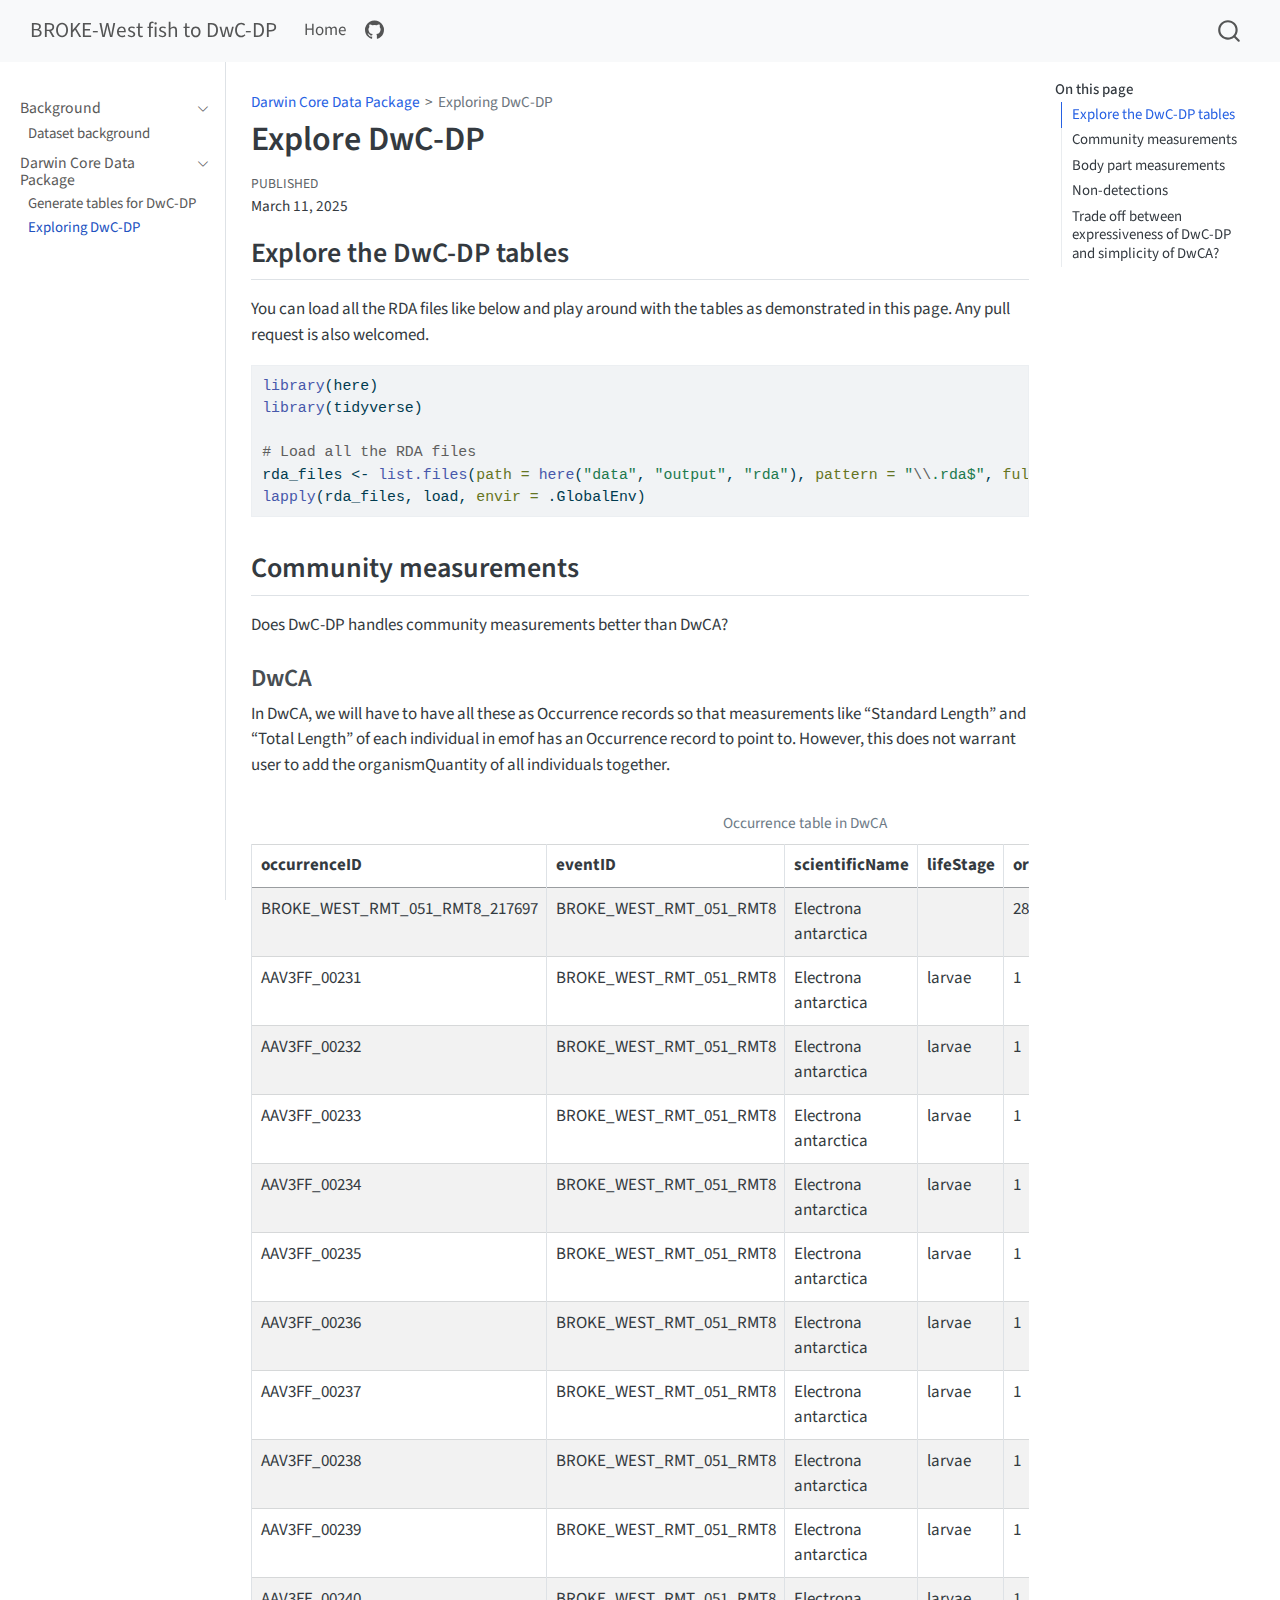
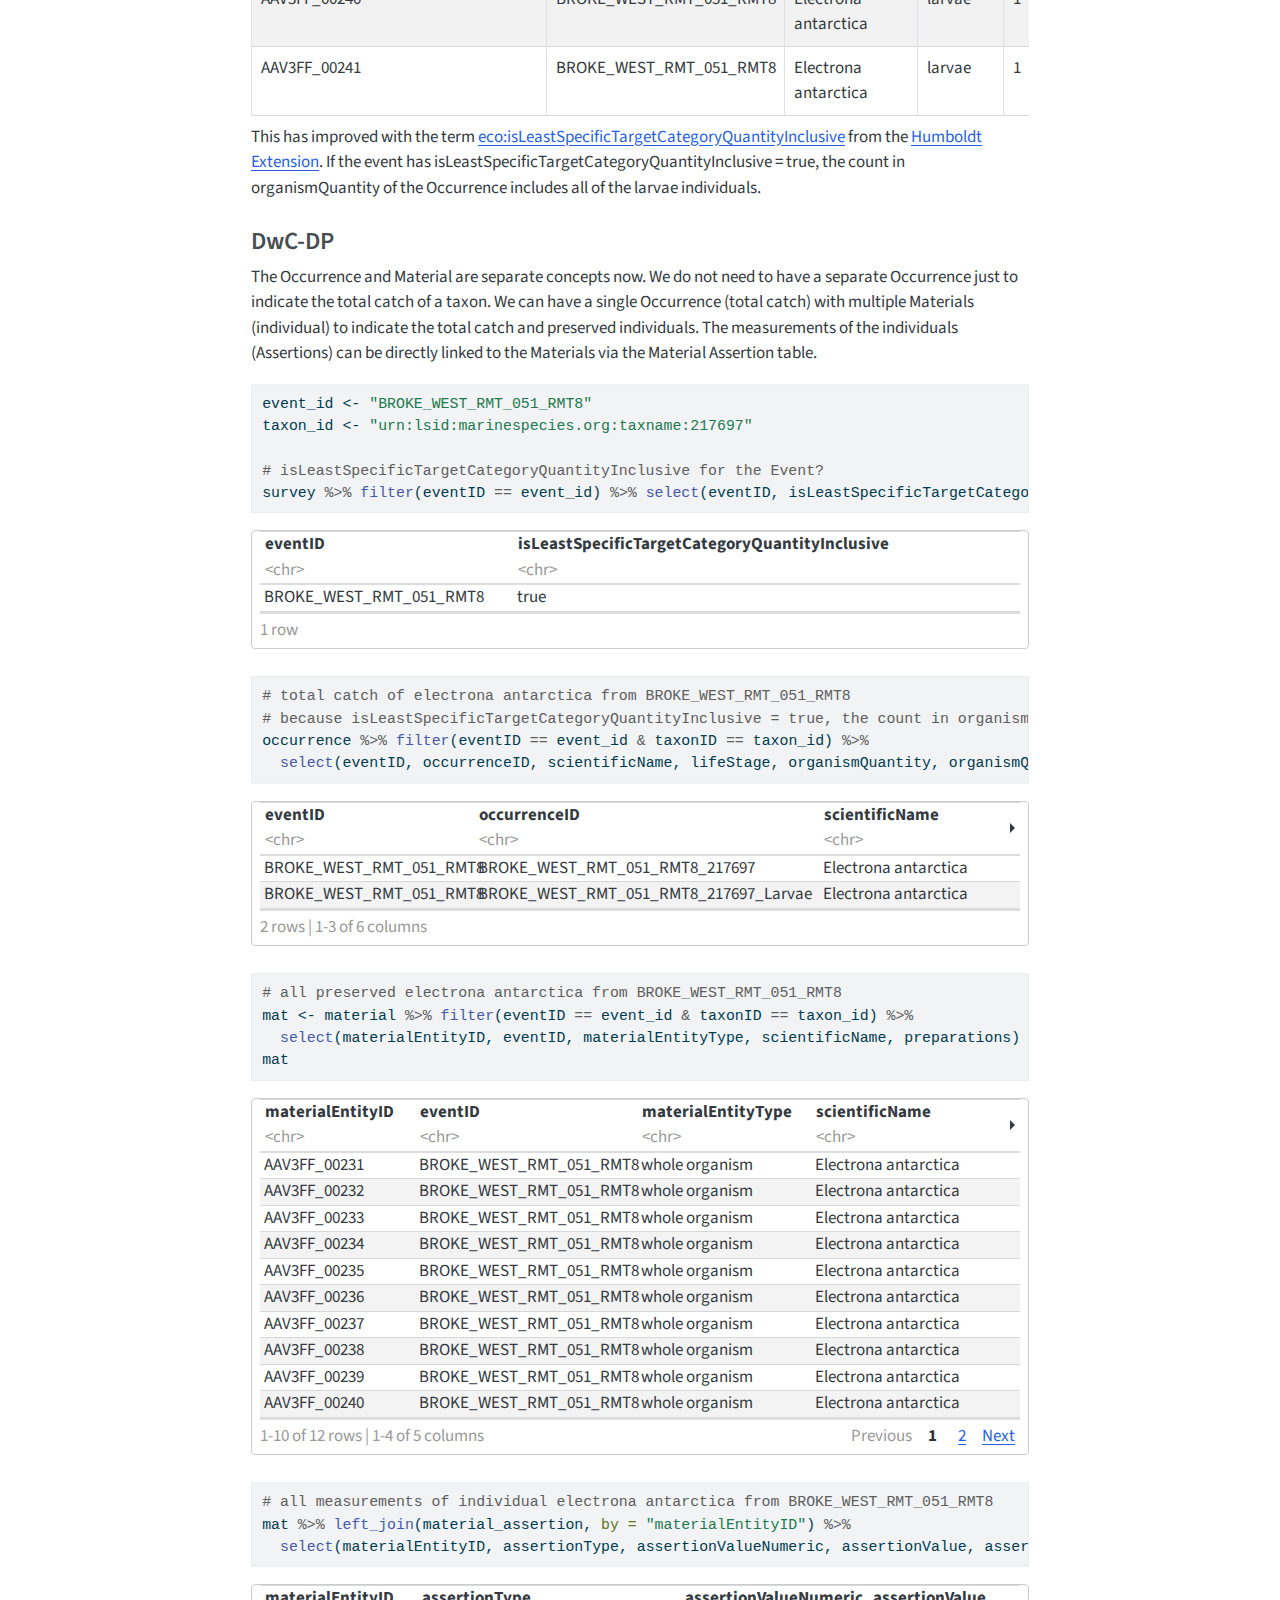
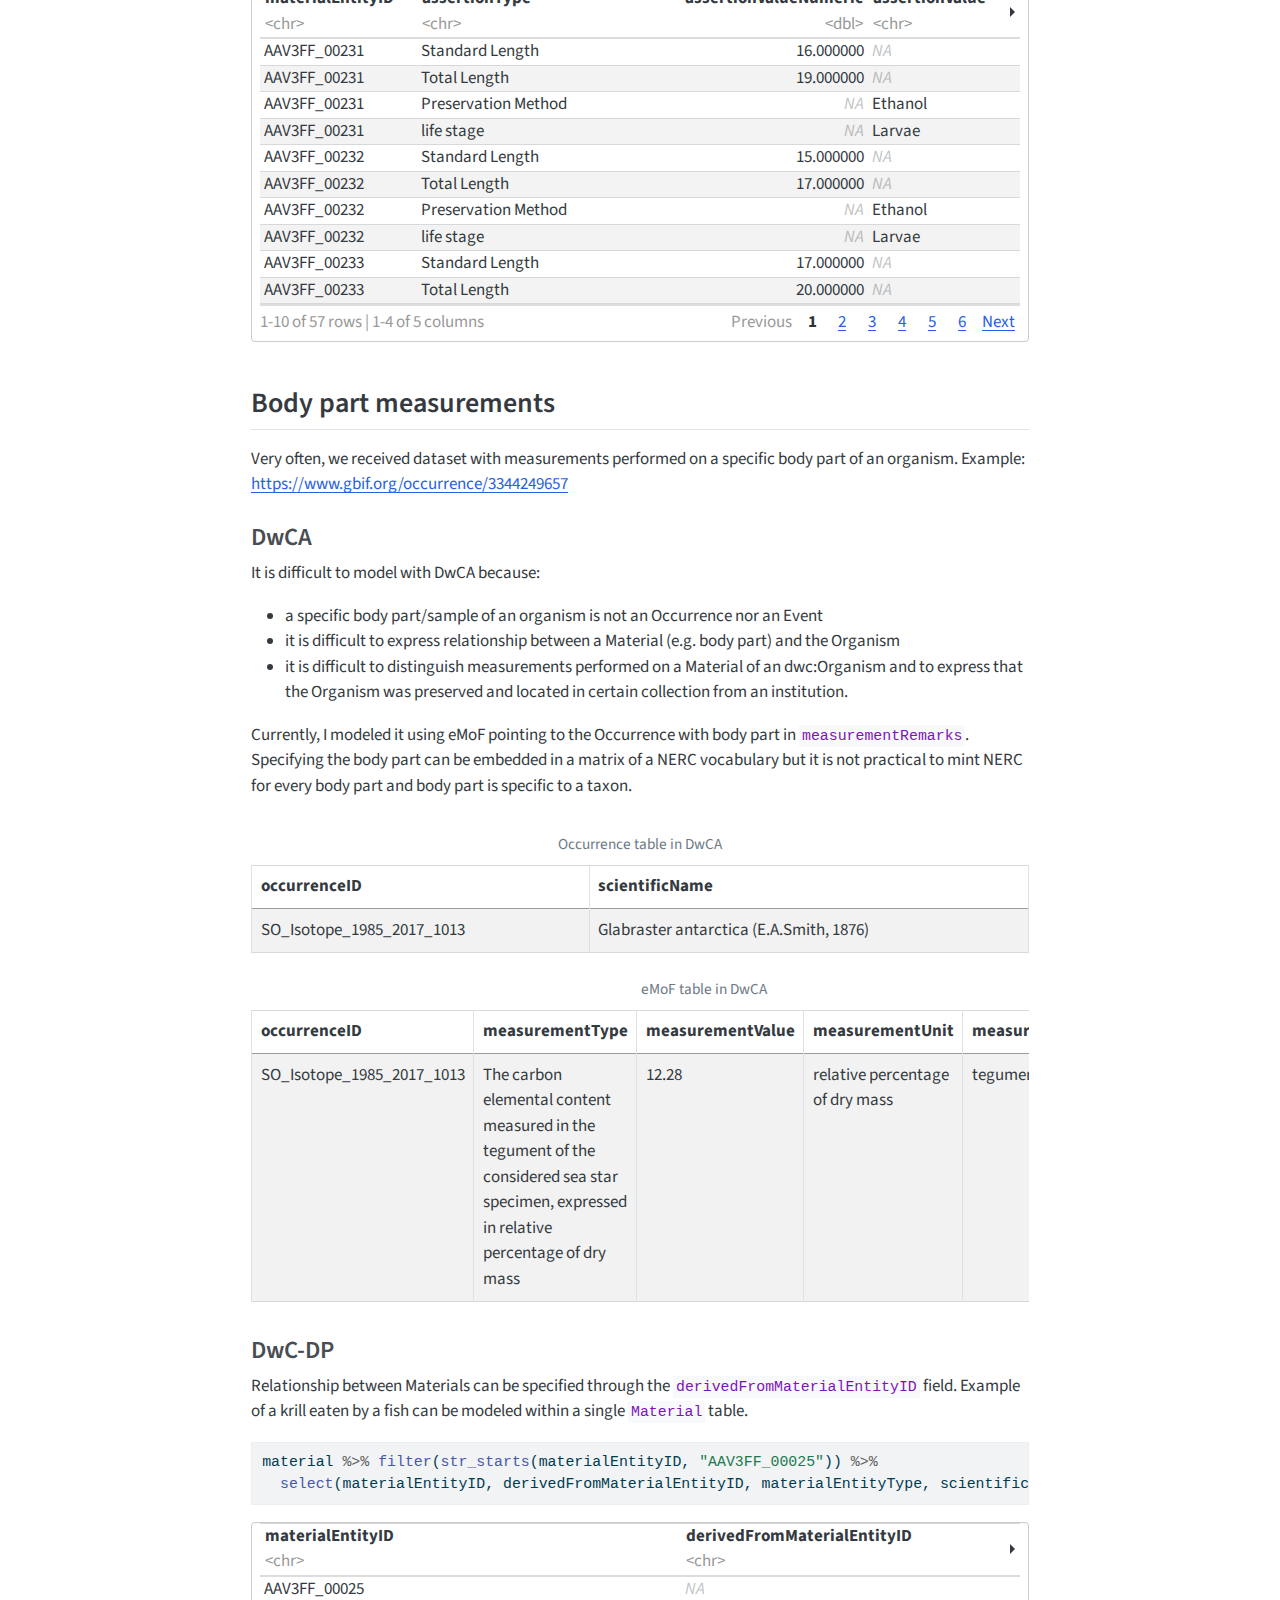
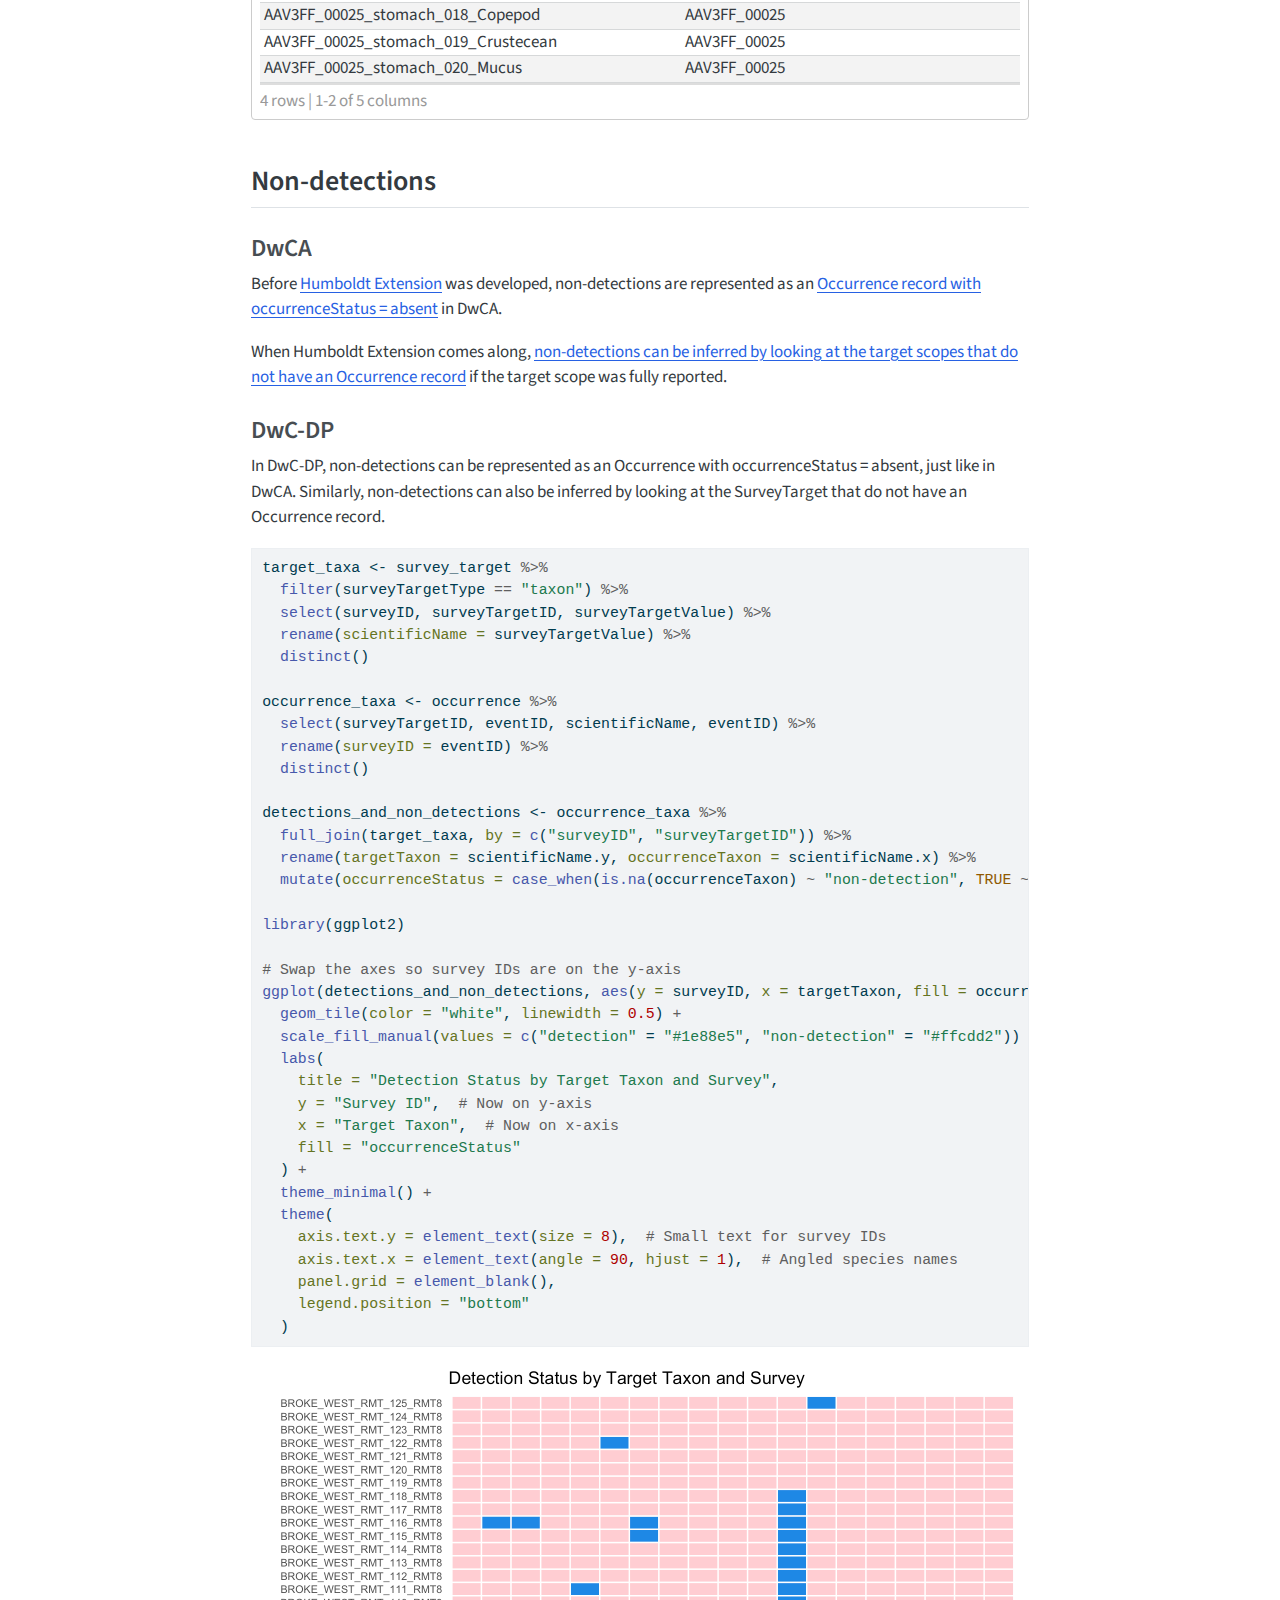
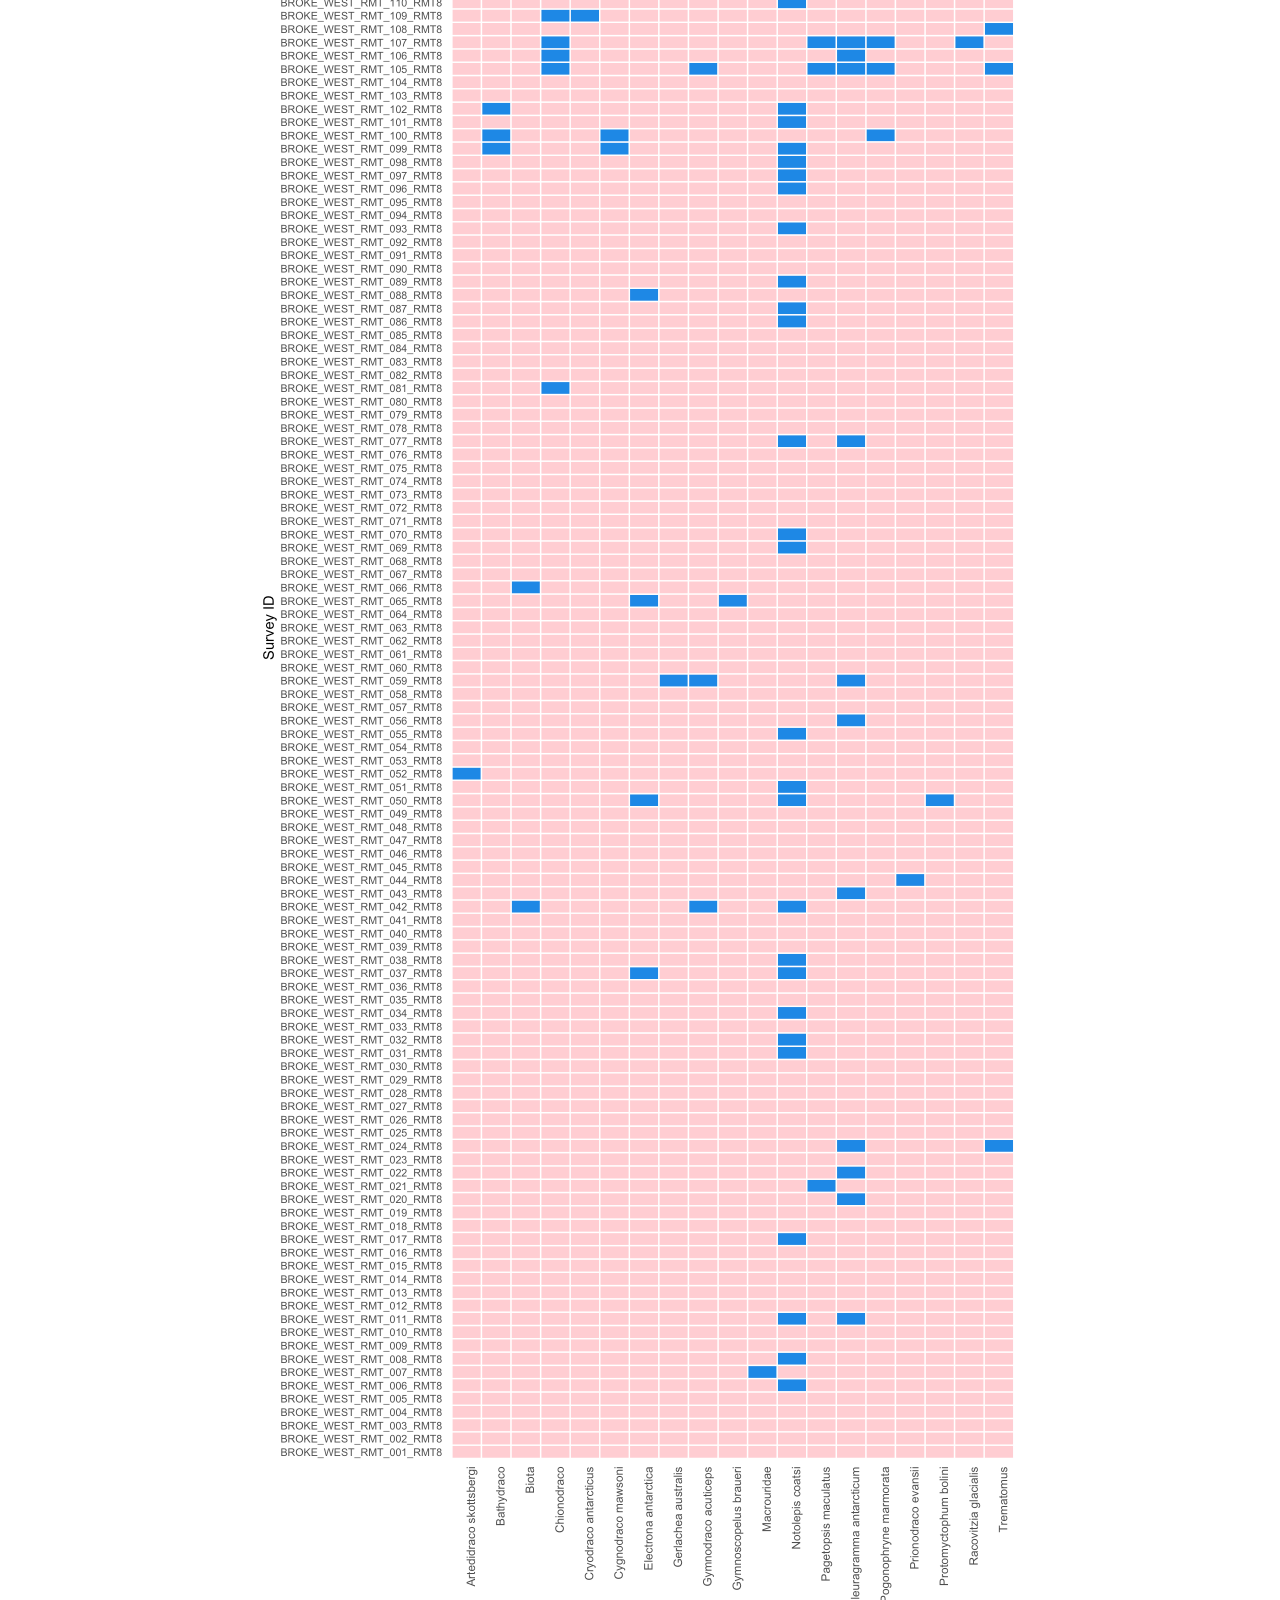
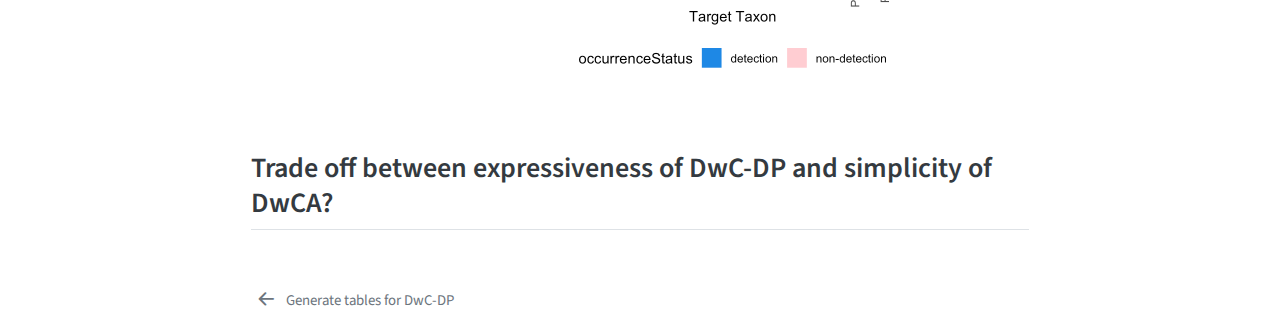
<file: docs/explore-dwc-dp.html>
<!DOCTYPE html>
<html xmlns="http://www.w3.org/1999/xhtml" lang="en" xml:lang="en"><head>

<meta charset="utf-8">
<meta name="generator" content="quarto-1.6.42">

<meta name="viewport" content="width=device-width, initial-scale=1.0, user-scalable=yes">

<meta name="dcterms.date" content="2025-03-11">

<title>Explore DwC-DP – BROKE-West fish to DwC-DP</title>
<style>
code{white-space: pre-wrap;}
span.smallcaps{font-variant: small-caps;}
div.columns{display: flex; gap: min(4vw, 1.5em);}
div.column{flex: auto; overflow-x: auto;}
div.hanging-indent{margin-left: 1.5em; text-indent: -1.5em;}
ul.task-list{list-style: none;}
ul.task-list li input[type="checkbox"] {
  width: 0.8em;
  margin: 0 0.8em 0.2em -1em; /* quarto-specific, see https://github.com/quarto-dev/quarto-cli/issues/4556 */ 
  vertical-align: middle;
}
/* CSS for syntax highlighting */
pre > code.sourceCode { white-space: pre; position: relative; }
pre > code.sourceCode > span { line-height: 1.25; }
pre > code.sourceCode > span:empty { height: 1.2em; }
.sourceCode { overflow: visible; }
code.sourceCode > span { color: inherit; text-decoration: inherit; }
div.sourceCode { margin: 1em 0; }
pre.sourceCode { margin: 0; }
@media screen {
div.sourceCode { overflow: auto; }
}
@media print {
pre > code.sourceCode { white-space: pre-wrap; }
pre > code.sourceCode > span { display: inline-block; text-indent: -5em; padding-left: 5em; }
}
pre.numberSource code
  { counter-reset: source-line 0; }
pre.numberSource code > span
  { position: relative; left: -4em; counter-increment: source-line; }
pre.numberSource code > span > a:first-child::before
  { content: counter(source-line);
    position: relative; left: -1em; text-align: right; vertical-align: baseline;
    border: none; display: inline-block;
    -webkit-touch-callout: none; -webkit-user-select: none;
    -khtml-user-select: none; -moz-user-select: none;
    -ms-user-select: none; user-select: none;
    padding: 0 4px; width: 4em;
  }
pre.numberSource { margin-left: 3em;  padding-left: 4px; }
div.sourceCode
  {   }
@media screen {
pre > code.sourceCode > span > a:first-child::before { text-decoration: underline; }
}
</style>


<script src="site_libs/quarto-nav/quarto-nav.js"></script>
<script src="site_libs/quarto-nav/headroom.min.js"></script>
<script src="site_libs/clipboard/clipboard.min.js"></script>
<script src="site_libs/quarto-search/autocomplete.umd.js"></script>
<script src="site_libs/quarto-search/fuse.min.js"></script>
<script src="site_libs/quarto-search/quarto-search.js"></script>
<meta name="quarto:offset" content="./">
<link href="./generate-dwc-dp.html" rel="prev">
<script src="site_libs/quarto-html/quarto.js"></script>
<script src="site_libs/quarto-html/popper.min.js"></script>
<script src="site_libs/quarto-html/tippy.umd.min.js"></script>
<script src="site_libs/quarto-html/anchor.min.js"></script>
<link href="site_libs/quarto-html/tippy.css" rel="stylesheet">
<link href="site_libs/quarto-html/quarto-syntax-highlighting-2f5df379a58b258e96c21c0638c20c03.css" rel="stylesheet" id="quarto-text-highlighting-styles">
<script src="site_libs/bootstrap/bootstrap.min.js"></script>
<link href="site_libs/bootstrap/bootstrap-icons.css" rel="stylesheet">
<link href="site_libs/bootstrap/bootstrap-3f13cc09417cf69baaf74afa0e2e3cf6.min.css" rel="stylesheet" append-hash="true" id="quarto-bootstrap" data-mode="light">
<script id="quarto-search-options" type="application/json">{
  "location": "navbar",
  "copy-button": false,
  "collapse-after": 3,
  "panel-placement": "end",
  "type": "overlay",
  "limit": 50,
  "keyboard-shortcut": [
    "f",
    "/",
    "s"
  ],
  "show-item-context": false,
  "language": {
    "search-no-results-text": "No results",
    "search-matching-documents-text": "matching documents",
    "search-copy-link-title": "Copy link to search",
    "search-hide-matches-text": "Hide additional matches",
    "search-more-match-text": "more match in this document",
    "search-more-matches-text": "more matches in this document",
    "search-clear-button-title": "Clear",
    "search-text-placeholder": "",
    "search-detached-cancel-button-title": "Cancel",
    "search-submit-button-title": "Submit",
    "search-label": "Search"
  }
}</script>
<link href="site_libs/pagedtable-1.1/css/pagedtable.css" rel="stylesheet">
<script src="site_libs/pagedtable-1.1/js/pagedtable.js"></script>


<link rel="stylesheet" href="styles.css">
</head>

<body class="nav-sidebar docked nav-fixed">

<div id="quarto-search-results"></div>
  <header id="quarto-header" class="headroom fixed-top">
    <nav class="navbar navbar-expand-lg " data-bs-theme="dark">
      <div class="navbar-container container-fluid">
      <div class="navbar-brand-container mx-auto">
    <a class="navbar-brand" href="./index.html">
    <span class="navbar-title">BROKE-West fish to DwC-DP</span>
    </a>
  </div>
            <div id="quarto-search" class="" title="Search"></div>
          <button class="navbar-toggler" type="button" data-bs-toggle="collapse" data-bs-target="#navbarCollapse" aria-controls="navbarCollapse" role="menu" aria-expanded="false" aria-label="Toggle navigation" onclick="if (window.quartoToggleHeadroom) { window.quartoToggleHeadroom(); }">
  <span class="navbar-toggler-icon"></span>
</button>
          <div class="collapse navbar-collapse" id="navbarCollapse">
            <ul class="navbar-nav navbar-nav-scroll me-auto">
  <li class="nav-item">
    <a class="nav-link" href="./index.html"> 
<span class="menu-text">Home</span></a>
  </li>  
  <li class="nav-item compact">
    <a class="nav-link" href="https://github.com/biodiversity-aq/broke-west-fish-dwc-dp"> <i class="bi bi-github" role="img">
</i> 
<span class="menu-text"></span></a>
  </li>  
</ul>
          </div> <!-- /navcollapse -->
            <div class="quarto-navbar-tools">
</div>
      </div> <!-- /container-fluid -->
    </nav>
  <nav class="quarto-secondary-nav">
    <div class="container-fluid d-flex">
      <button type="button" class="quarto-btn-toggle btn" data-bs-toggle="collapse" role="button" data-bs-target=".quarto-sidebar-collapse-item" aria-controls="quarto-sidebar" aria-expanded="false" aria-label="Toggle sidebar navigation" onclick="if (window.quartoToggleHeadroom) { window.quartoToggleHeadroom(); }">
        <i class="bi bi-layout-text-sidebar-reverse"></i>
      </button>
        <nav class="quarto-page-breadcrumbs" aria-label="breadcrumb"><ol class="breadcrumb"><li class="breadcrumb-item"><a href="./generate-dwc-dp.html">Darwin Core Data Package</a></li><li class="breadcrumb-item"><a href="./explore-dwc-dp.html">Exploring DwC-DP</a></li></ol></nav>
        <a class="flex-grow-1" role="navigation" data-bs-toggle="collapse" data-bs-target=".quarto-sidebar-collapse-item" aria-controls="quarto-sidebar" aria-expanded="false" aria-label="Toggle sidebar navigation" onclick="if (window.quartoToggleHeadroom) { window.quartoToggleHeadroom(); }">      
        </a>
    </div>
  </nav>
</header>
<!-- content -->
<div id="quarto-content" class="quarto-container page-columns page-rows-contents page-layout-article page-navbar">
<!-- sidebar -->
  <nav id="quarto-sidebar" class="sidebar collapse collapse-horizontal quarto-sidebar-collapse-item sidebar-navigation docked overflow-auto">
    <div class="sidebar-menu-container"> 
    <ul class="list-unstyled mt-1">
        <li class="sidebar-item sidebar-item-section">
      <div class="sidebar-item-container"> 
            <a class="sidebar-item-text sidebar-link text-start" data-bs-toggle="collapse" data-bs-target="#quarto-sidebar-section-1" role="navigation" aria-expanded="true">
 <span class="menu-text">Background</span></a>
          <a class="sidebar-item-toggle text-start" data-bs-toggle="collapse" data-bs-target="#quarto-sidebar-section-1" role="navigation" aria-expanded="true" aria-label="Toggle section">
            <i class="bi bi-chevron-right ms-2"></i>
          </a> 
      </div>
      <ul id="quarto-sidebar-section-1" class="collapse list-unstyled sidebar-section depth1 show">  
          <li class="sidebar-item">
  <div class="sidebar-item-container"> 
  <a href="./dataset-background.html" class="sidebar-item-text sidebar-link">
 <span class="menu-text">Dataset background</span></a>
  </div>
</li>
      </ul>
  </li>
        <li class="sidebar-item sidebar-item-section">
      <div class="sidebar-item-container"> 
            <a class="sidebar-item-text sidebar-link text-start" data-bs-toggle="collapse" data-bs-target="#quarto-sidebar-section-2" role="navigation" aria-expanded="true">
 <span class="menu-text">Darwin Core Data Package</span></a>
          <a class="sidebar-item-toggle text-start" data-bs-toggle="collapse" data-bs-target="#quarto-sidebar-section-2" role="navigation" aria-expanded="true" aria-label="Toggle section">
            <i class="bi bi-chevron-right ms-2"></i>
          </a> 
      </div>
      <ul id="quarto-sidebar-section-2" class="collapse list-unstyled sidebar-section depth1 show">  
          <li class="sidebar-item">
  <div class="sidebar-item-container"> 
  <a href="./generate-dwc-dp.html" class="sidebar-item-text sidebar-link">
 <span class="menu-text">Generate tables for DwC-DP</span></a>
  </div>
</li>
          <li class="sidebar-item">
  <div class="sidebar-item-container"> 
  <a href="./explore-dwc-dp.html" class="sidebar-item-text sidebar-link active">
 <span class="menu-text">Exploring DwC-DP</span></a>
  </div>
</li>
      </ul>
  </li>
    </ul>
    </div>
</nav>
<div id="quarto-sidebar-glass" class="quarto-sidebar-collapse-item" data-bs-toggle="collapse" data-bs-target=".quarto-sidebar-collapse-item"></div>
<!-- margin-sidebar -->
    <div id="quarto-margin-sidebar" class="sidebar margin-sidebar">
        <nav id="TOC" role="doc-toc" class="toc-active">
    <h2 id="toc-title">On this page</h2>
   
  <ul>
  <li><a href="#explore-the-dwc-dp-tables" id="toc-explore-the-dwc-dp-tables" class="nav-link active" data-scroll-target="#explore-the-dwc-dp-tables">Explore the DwC-DP tables</a></li>
  <li><a href="#community-measurements" id="toc-community-measurements" class="nav-link" data-scroll-target="#community-measurements">Community measurements</a>
  <ul class="collapse">
  <li><a href="#dwca" id="toc-dwca" class="nav-link" data-scroll-target="#dwca">DwCA</a></li>
  <li><a href="#dwc-dp" id="toc-dwc-dp" class="nav-link" data-scroll-target="#dwc-dp">DwC-DP</a></li>
  </ul></li>
  <li><a href="#body-part-measurements" id="toc-body-part-measurements" class="nav-link" data-scroll-target="#body-part-measurements">Body part measurements</a>
  <ul class="collapse">
  <li><a href="#dwca-1" id="toc-dwca-1" class="nav-link" data-scroll-target="#dwca-1">DwCA</a></li>
  <li><a href="#dwc-dp-1" id="toc-dwc-dp-1" class="nav-link" data-scroll-target="#dwc-dp-1">DwC-DP</a></li>
  </ul></li>
  <li><a href="#non-detections" id="toc-non-detections" class="nav-link" data-scroll-target="#non-detections">Non-detections</a>
  <ul class="collapse">
  <li><a href="#dwca-2" id="toc-dwca-2" class="nav-link" data-scroll-target="#dwca-2">DwCA</a></li>
  <li><a href="#dwc-dp-2" id="toc-dwc-dp-2" class="nav-link" data-scroll-target="#dwc-dp-2">DwC-DP</a></li>
  </ul></li>
  <li><a href="#trade-off-between-expressiveness-of-dwc-dp-and-simplicity-of-dwca" id="toc-trade-off-between-expressiveness-of-dwc-dp-and-simplicity-of-dwca" class="nav-link" data-scroll-target="#trade-off-between-expressiveness-of-dwc-dp-and-simplicity-of-dwca">Trade off between expressiveness of DwC-DP and simplicity of DwCA?</a></li>
  </ul>
</nav>
    </div>
<!-- main -->
<main class="content" id="quarto-document-content">

<header id="title-block-header" class="quarto-title-block default"><nav class="quarto-page-breadcrumbs quarto-title-breadcrumbs d-none d-lg-block" aria-label="breadcrumb"><ol class="breadcrumb"><li class="breadcrumb-item"><a href="./generate-dwc-dp.html">Darwin Core Data Package</a></li><li class="breadcrumb-item"><a href="./explore-dwc-dp.html">Exploring DwC-DP</a></li></ol></nav>
<div class="quarto-title">
<h1 class="title">Explore DwC-DP</h1>
</div>



<div class="quarto-title-meta">

    
    <div>
    <div class="quarto-title-meta-heading">Published</div>
    <div class="quarto-title-meta-contents">
      <p class="date">March 11, 2025</p>
    </div>
  </div>
  
    
  </div>
  


</header>


<section id="explore-the-dwc-dp-tables" class="level2">
<h2 class="anchored" data-anchor-id="explore-the-dwc-dp-tables">Explore the DwC-DP tables</h2>
<p>You can load all the RDA files like below and play around with the tables as demonstrated in this page. Any pull request is also welcomed.</p>
<div class="cell">
<div class="sourceCode cell-code" id="cb1"><pre class="sourceCode r code-with-copy"><code class="sourceCode r"><span id="cb1-1"><a href="#cb1-1" aria-hidden="true" tabindex="-1"></a><span class="fu">library</span>(here)</span>
<span id="cb1-2"><a href="#cb1-2" aria-hidden="true" tabindex="-1"></a><span class="fu">library</span>(tidyverse)</span>
<span id="cb1-3"><a href="#cb1-3" aria-hidden="true" tabindex="-1"></a></span>
<span id="cb1-4"><a href="#cb1-4" aria-hidden="true" tabindex="-1"></a><span class="co"># Load all the RDA files</span></span>
<span id="cb1-5"><a href="#cb1-5" aria-hidden="true" tabindex="-1"></a>rda_files <span class="ot">&lt;-</span> <span class="fu">list.files</span>(<span class="at">path =</span> <span class="fu">here</span>(<span class="st">"data"</span>, <span class="st">"output"</span>, <span class="st">"rda"</span>), <span class="at">pattern =</span> <span class="st">"</span><span class="sc">\\</span><span class="st">.rda$"</span>, <span class="at">full.names =</span> <span class="cn">TRUE</span>)</span>
<span id="cb1-6"><a href="#cb1-6" aria-hidden="true" tabindex="-1"></a><span class="fu">lapply</span>(rda_files, load, <span class="at">envir =</span> .GlobalEnv)</span></code><button title="Copy to Clipboard" class="code-copy-button"><i class="bi"></i></button></pre></div>
</div>
</section>
<section id="community-measurements" class="level2">
<h2 class="anchored" data-anchor-id="community-measurements">Community measurements</h2>
<p>Does DwC-DP handles community measurements better than DwCA?</p>
<section id="dwca" class="level3">
<h3 class="anchored" data-anchor-id="dwca">DwCA</h3>
<p>In DwCA, we will have to have all these as Occurrence records so that measurements like “Standard Length” and “Total Length” of each individual in emof has an Occurrence record to point to. However, this does not warrant user to add the organismQuantity of all individuals together.</p>
<div class="table-responsive">
<table class="table-striped table-bordered caption-top table">
<caption>Occurrence table in DwCA</caption>
<colgroup>
<col style="width: 16%">
<col style="width: 16%">
<col style="width: 16%">
<col style="width: 16%">
<col style="width: 16%">
<col style="width: 16%">
</colgroup>
<thead>
<tr class="header">
<th>occurrenceID</th>
<th>eventID</th>
<th>scientificName</th>
<th>lifeStage</th>
<th>organismQuantity</th>
<th>organismQuantityType</th>
</tr>
</thead>
<tbody>
<tr class="odd">
<td>BROKE_WEST_RMT_051_RMT8_217697</td>
<td>BROKE_WEST_RMT_051_RMT8</td>
<td>Electrona antarctica</td>
<td></td>
<td>28</td>
<td>individuals</td>
</tr>
<tr class="even">
<td>AAV3FF_00231</td>
<td>BROKE_WEST_RMT_051_RMT8</td>
<td>Electrona antarctica</td>
<td>larvae</td>
<td>1</td>
<td>individual</td>
</tr>
<tr class="odd">
<td>AAV3FF_00232</td>
<td>BROKE_WEST_RMT_051_RMT8</td>
<td>Electrona antarctica</td>
<td>larvae</td>
<td>1</td>
<td>individual</td>
</tr>
<tr class="even">
<td>AAV3FF_00233</td>
<td>BROKE_WEST_RMT_051_RMT8</td>
<td>Electrona antarctica</td>
<td>larvae</td>
<td>1</td>
<td>individual</td>
</tr>
<tr class="odd">
<td>AAV3FF_00234</td>
<td>BROKE_WEST_RMT_051_RMT8</td>
<td>Electrona antarctica</td>
<td>larvae</td>
<td>1</td>
<td>individual</td>
</tr>
<tr class="even">
<td>AAV3FF_00235</td>
<td>BROKE_WEST_RMT_051_RMT8</td>
<td>Electrona antarctica</td>
<td>larvae</td>
<td>1</td>
<td>individual</td>
</tr>
<tr class="odd">
<td>AAV3FF_00236</td>
<td>BROKE_WEST_RMT_051_RMT8</td>
<td>Electrona antarctica</td>
<td>larvae</td>
<td>1</td>
<td>individual</td>
</tr>
<tr class="even">
<td>AAV3FF_00237</td>
<td>BROKE_WEST_RMT_051_RMT8</td>
<td>Electrona antarctica</td>
<td>larvae</td>
<td>1</td>
<td>individual</td>
</tr>
<tr class="odd">
<td>AAV3FF_00238</td>
<td>BROKE_WEST_RMT_051_RMT8</td>
<td>Electrona antarctica</td>
<td>larvae</td>
<td>1</td>
<td>individual</td>
</tr>
<tr class="even">
<td>AAV3FF_00239</td>
<td>BROKE_WEST_RMT_051_RMT8</td>
<td>Electrona antarctica</td>
<td>larvae</td>
<td>1</td>
<td>individual</td>
</tr>
<tr class="odd">
<td>AAV3FF_00240</td>
<td>BROKE_WEST_RMT_051_RMT8</td>
<td>Electrona antarctica</td>
<td>larvae</td>
<td>1</td>
<td>individual</td>
</tr>
<tr class="even">
<td>AAV3FF_00241</td>
<td>BROKE_WEST_RMT_051_RMT8</td>
<td>Electrona antarctica</td>
<td>larvae</td>
<td>1</td>
<td>individual</td>
</tr>
</tbody>
</table>
</div>
<p>This has improved with the term <a href="http://rs.tdwg.org/dwc/doc/inclusive/">eco:isLeastSpecificTargetCategoryQuantityInclusive</a> from the <a href="https://eco.tdwg.org/">Humboldt Extension</a>. If the event has isLeastSpecificTargetCategoryQuantityInclusive = true, the count in organismQuantity of the Occurrence includes all of the larvae individuals.</p>
</section>
<section id="dwc-dp" class="level3">
<h3 class="anchored" data-anchor-id="dwc-dp">DwC-DP</h3>
<p>The Occurrence and Material are separate concepts now. We do not need to have a separate Occurrence just to indicate the total catch of a taxon. We can have a single Occurrence (total catch) with multiple Materials (individual) to indicate the total catch and preserved individuals. The measurements of the individuals (Assertions) can be directly linked to the Materials via the Material Assertion table.</p>
<div class="cell">
<div class="sourceCode cell-code" id="cb2"><pre class="sourceCode r code-with-copy"><code class="sourceCode r"><span id="cb2-1"><a href="#cb2-1" aria-hidden="true" tabindex="-1"></a>event_id <span class="ot">&lt;-</span> <span class="st">"BROKE_WEST_RMT_051_RMT8"</span></span>
<span id="cb2-2"><a href="#cb2-2" aria-hidden="true" tabindex="-1"></a>taxon_id <span class="ot">&lt;-</span> <span class="st">"urn:lsid:marinespecies.org:taxname:217697"</span></span>
<span id="cb2-3"><a href="#cb2-3" aria-hidden="true" tabindex="-1"></a></span>
<span id="cb2-4"><a href="#cb2-4" aria-hidden="true" tabindex="-1"></a><span class="co"># isLeastSpecificTargetCategoryQuantityInclusive for the Event?</span></span>
<span id="cb2-5"><a href="#cb2-5" aria-hidden="true" tabindex="-1"></a>survey <span class="sc">%&gt;%</span> <span class="fu">filter</span>(eventID <span class="sc">==</span> event_id) <span class="sc">%&gt;%</span> <span class="fu">select</span>(eventID, isLeastSpecificTargetCategoryQuantityInclusive)</span></code><button title="Copy to Clipboard" class="code-copy-button"><i class="bi"></i></button></pre></div>
<div class="cell-output-display">
<div data-pagedtable="false">
  <script data-pagedtable-source="" type="application/json">
{"columns":[{"label":["eventID"],"name":[1],"type":["chr"],"align":["left"]},{"label":["isLeastSpecificTargetCategoryQuantityInclusive"],"name":[2],"type":["chr"],"align":["left"]}],"data":[{"1":"BROKE_WEST_RMT_051_RMT8","2":"true"}],"options":{"columns":{"min":{},"max":[10]},"rows":{"min":[10],"max":[10]},"pages":{}}}
  </script>
</div>
</div>
<div class="sourceCode cell-code" id="cb3"><pre class="sourceCode r code-with-copy"><code class="sourceCode r"><span id="cb3-1"><a href="#cb3-1" aria-hidden="true" tabindex="-1"></a><span class="co"># total catch of electrona antarctica from BROKE_WEST_RMT_051_RMT8</span></span>
<span id="cb3-2"><a href="#cb3-2" aria-hidden="true" tabindex="-1"></a><span class="co"># because isLeastSpecificTargetCategoryQuantityInclusive = true, the count in organismQuantity of occurrenceID BROKE_WEST_RMT_051_RMT8_217697 includes the larvae from BROKE_WEST_RMT_051_RMT8_217697_Larvae</span></span>
<span id="cb3-3"><a href="#cb3-3" aria-hidden="true" tabindex="-1"></a>occurrence <span class="sc">%&gt;%</span> <span class="fu">filter</span>(eventID <span class="sc">==</span> event_id <span class="sc">&amp;</span> taxonID <span class="sc">==</span> taxon_id) <span class="sc">%&gt;%</span> </span>
<span id="cb3-4"><a href="#cb3-4" aria-hidden="true" tabindex="-1"></a>  <span class="fu">select</span>(eventID, occurrenceID, scientificName, lifeStage, organismQuantity, organismQuantityType)</span></code><button title="Copy to Clipboard" class="code-copy-button"><i class="bi"></i></button></pre></div>
<div class="cell-output-display">
<div data-pagedtable="false">
  <script data-pagedtable-source="" type="application/json">
{"columns":[{"label":["eventID"],"name":[1],"type":["chr"],"align":["left"]},{"label":["occurrenceID"],"name":[2],"type":["chr"],"align":["left"]},{"label":["scientificName"],"name":[3],"type":["chr"],"align":["left"]},{"label":["lifeStage"],"name":[4],"type":["chr"],"align":["left"]},{"label":["organismQuantity"],"name":[5],"type":["dbl"],"align":["right"]},{"label":["organismQuantityType"],"name":[6],"type":["chr"],"align":["left"]}],"data":[{"1":"BROKE_WEST_RMT_051_RMT8","2":"BROKE_WEST_RMT_051_RMT8_217697","3":"Electrona antarctica","4":"","5":"28","6":"individuals"},{"1":"BROKE_WEST_RMT_051_RMT8","2":"BROKE_WEST_RMT_051_RMT8_217697_Larvae","3":"Electrona antarctica","4":"Larvae","5":"28","6":"individuals"}],"options":{"columns":{"min":{},"max":[10]},"rows":{"min":[10],"max":[10]},"pages":{}}}
  </script>
</div>
</div>
<div class="sourceCode cell-code" id="cb4"><pre class="sourceCode r code-with-copy"><code class="sourceCode r"><span id="cb4-1"><a href="#cb4-1" aria-hidden="true" tabindex="-1"></a><span class="co"># all preserved electrona antarctica from BROKE_WEST_RMT_051_RMT8</span></span>
<span id="cb4-2"><a href="#cb4-2" aria-hidden="true" tabindex="-1"></a>mat <span class="ot">&lt;-</span> material <span class="sc">%&gt;%</span> <span class="fu">filter</span>(eventID <span class="sc">==</span> event_id <span class="sc">&amp;</span> taxonID <span class="sc">==</span> taxon_id) <span class="sc">%&gt;%</span> </span>
<span id="cb4-3"><a href="#cb4-3" aria-hidden="true" tabindex="-1"></a>  <span class="fu">select</span>(materialEntityID, eventID, materialEntityType, scientificName, preparations)</span>
<span id="cb4-4"><a href="#cb4-4" aria-hidden="true" tabindex="-1"></a>mat</span></code><button title="Copy to Clipboard" class="code-copy-button"><i class="bi"></i></button></pre></div>
<div class="cell-output-display">
<div data-pagedtable="false">
  <script data-pagedtable-source="" type="application/json">
{"columns":[{"label":["materialEntityID"],"name":[1],"type":["chr"],"align":["left"]},{"label":["eventID"],"name":[2],"type":["chr"],"align":["left"]},{"label":["materialEntityType"],"name":[3],"type":["chr"],"align":["left"]},{"label":["scientificName"],"name":[4],"type":["chr"],"align":["left"]},{"label":["preparations"],"name":[5],"type":["chr"],"align":["left"]}],"data":[{"1":"AAV3FF_00231","2":"BROKE_WEST_RMT_051_RMT8","3":"whole organism","4":"Electrona antarctica","5":"Ethanol"},{"1":"AAV3FF_00232","2":"BROKE_WEST_RMT_051_RMT8","3":"whole organism","4":"Electrona antarctica","5":"Ethanol"},{"1":"AAV3FF_00233","2":"BROKE_WEST_RMT_051_RMT8","3":"whole organism","4":"Electrona antarctica","5":"Ethanol"},{"1":"AAV3FF_00234","2":"BROKE_WEST_RMT_051_RMT8","3":"whole organism","4":"Electrona antarctica","5":"Ethanol"},{"1":"AAV3FF_00235","2":"BROKE_WEST_RMT_051_RMT8","3":"whole organism","4":"Electrona antarctica","5":"Frozen"},{"1":"AAV3FF_00236","2":"BROKE_WEST_RMT_051_RMT8","3":"whole organism","4":"Electrona antarctica","5":"Frozen"},{"1":"AAV3FF_00237","2":"BROKE_WEST_RMT_051_RMT8","3":"whole organism","4":"Electrona antarctica","5":"Frozen"},{"1":"AAV3FF_00238","2":"BROKE_WEST_RMT_051_RMT8","3":"whole organism","4":"Electrona antarctica","5":"Frozen"},{"1":"AAV3FF_00239","2":"BROKE_WEST_RMT_051_RMT8","3":"whole organism","4":"Electrona antarctica","5":"Frozen"},{"1":"AAV3FF_00240","2":"BROKE_WEST_RMT_051_RMT8","3":"whole organism","4":"Electrona antarctica","5":"Frozen"},{"1":"AAV3FF_00241","2":"BROKE_WEST_RMT_051_RMT8","3":"whole organism","4":"Electrona antarctica","5":"Frozen"},{"1":"AAV3FP_00015","2":"BROKE_WEST_RMT_051_RMT8","3":"whole organism","4":"Electrona antarctica","5":"NA"}],"options":{"columns":{"min":{},"max":[10]},"rows":{"min":[10],"max":[10]},"pages":{}}}
  </script>
</div>
</div>
<div class="sourceCode cell-code" id="cb5"><pre class="sourceCode r code-with-copy"><code class="sourceCode r"><span id="cb5-1"><a href="#cb5-1" aria-hidden="true" tabindex="-1"></a><span class="co"># all measurements of individual electrona antarctica from BROKE_WEST_RMT_051_RMT8</span></span>
<span id="cb5-2"><a href="#cb5-2" aria-hidden="true" tabindex="-1"></a>mat <span class="sc">%&gt;%</span> <span class="fu">left_join</span>(material_assertion, <span class="at">by =</span> <span class="st">"materialEntityID"</span>) <span class="sc">%&gt;%</span> </span>
<span id="cb5-3"><a href="#cb5-3" aria-hidden="true" tabindex="-1"></a>  <span class="fu">select</span>(materialEntityID, assertionType, assertionValueNumeric, assertionValue, assertionUnit)</span></code><button title="Copy to Clipboard" class="code-copy-button"><i class="bi"></i></button></pre></div>
<div class="cell-output-display">
<div data-pagedtable="false">
  <script data-pagedtable-source="" type="application/json">
{"columns":[{"label":["materialEntityID"],"name":[1],"type":["chr"],"align":["left"]},{"label":["assertionType"],"name":[2],"type":["chr"],"align":["left"]},{"label":["assertionValueNumeric"],"name":[3],"type":["dbl"],"align":["right"]},{"label":["assertionValue"],"name":[4],"type":["chr"],"align":["left"]},{"label":["assertionUnit"],"name":[5],"type":["chr"],"align":["left"]}],"data":[{"1":"AAV3FF_00231","2":"Standard Length","3":"16.000000","4":"NA","5":"mm"},{"1":"AAV3FF_00231","2":"Total Length","3":"19.000000","4":"NA","5":"mm"},{"1":"AAV3FF_00231","2":"Preservation Method","3":"NA","4":"Ethanol","5":"NA"},{"1":"AAV3FF_00231","2":"life stage","3":"NA","4":"Larvae","5":"NA"},{"1":"AAV3FF_00232","2":"Standard Length","3":"15.000000","4":"NA","5":"mm"},{"1":"AAV3FF_00232","2":"Total Length","3":"17.000000","4":"NA","5":"mm"},{"1":"AAV3FF_00232","2":"Preservation Method","3":"NA","4":"Ethanol","5":"NA"},{"1":"AAV3FF_00232","2":"life stage","3":"NA","4":"Larvae","5":"NA"},{"1":"AAV3FF_00233","2":"Standard Length","3":"17.000000","4":"NA","5":"mm"},{"1":"AAV3FF_00233","2":"Total Length","3":"20.000000","4":"NA","5":"mm"},{"1":"AAV3FF_00233","2":"Preservation Method","3":"NA","4":"Ethanol","5":"NA"},{"1":"AAV3FF_00233","2":"life stage","3":"NA","4":"Larvae","5":"NA"},{"1":"AAV3FF_00234","2":"Standard Length","3":"17.000000","4":"NA","5":"mm"},{"1":"AAV3FF_00234","2":"Total Length","3":"20.000000","4":"NA","5":"mm"},{"1":"AAV3FF_00234","2":"Preservation Method","3":"NA","4":"Ethanol","5":"NA"},{"1":"AAV3FF_00234","2":"life stage","3":"NA","4":"Larvae","5":"NA"},{"1":"AAV3FF_00235","2":"Standard Length","3":"17.000000","4":"NA","5":"mm"},{"1":"AAV3FF_00235","2":"Total Length","3":"20.000000","4":"NA","5":"mm"},{"1":"AAV3FF_00235","2":"Preservation Method","3":"NA","4":"Frozen","5":"NA"},{"1":"AAV3FF_00235","2":"life stage","3":"NA","4":"Larvae","5":"NA"},{"1":"AAV3FF_00236","2":"Standard Length","3":"15.000000","4":"NA","5":"mm"},{"1":"AAV3FF_00236","2":"Total Length","3":"17.000000","4":"NA","5":"mm"},{"1":"AAV3FF_00236","2":"Preservation Method","3":"NA","4":"Frozen","5":"NA"},{"1":"AAV3FF_00236","2":"Wet Weight","3":"0.031000","4":"NA","5":"g"},{"1":"AAV3FF_00236","2":"Dry Weight","3":"0.006700","4":"NA","5":"g"},{"1":"AAV3FF_00236","2":"Percentage Dry Weight","3":"21.612903","4":"NA","5":"%"},{"1":"AAV3FF_00236","2":"Percentage Water Content","3":"78.387097","4":"NA","5":"%"},{"1":"AAV3FF_00236","2":"Energy Content Dry Weight","3":"24.718973","4":"NA","5":"KJ/g"},{"1":"AAV3FF_00236","2":"Energy Content Wet Weight","3":"5.342488","4":"NA","5":"KJ/g"},{"1":"AAV3FF_00236","2":"life stage","3":"NA","4":"Larvae","5":"NA"},{"1":"AAV3FF_00237","2":"Standard Length","3":"15.000000","4":"NA","5":"mm"},{"1":"AAV3FF_00237","2":"Total Length","3":"17.000000","4":"NA","5":"mm"},{"1":"AAV3FF_00237","2":"Preservation Method","3":"NA","4":"Frozen","5":"NA"},{"1":"AAV3FF_00237","2":"life stage","3":"NA","4":"Larvae","5":"NA"},{"1":"AAV3FF_00238","2":"Standard Length","3":"15.000000","4":"NA","5":"mm"},{"1":"AAV3FF_00238","2":"Total Length","3":"17.000000","4":"NA","5":"mm"},{"1":"AAV3FF_00238","2":"Preservation Method","3":"NA","4":"Frozen","5":"NA"},{"1":"AAV3FF_00238","2":"Wet Weight","3":"0.033000","4":"NA","5":"g"},{"1":"AAV3FF_00238","2":"Dry Weight","3":"0.006750","4":"NA","5":"g"},{"1":"AAV3FF_00238","2":"Percentage Dry Weight","3":"20.454545","4":"NA","5":"%"},{"1":"AAV3FF_00238","2":"Percentage Water Content","3":"79.545455","4":"NA","5":"%"},{"1":"AAV3FF_00238","2":"Energy Content Dry Weight","3":"22.036534","4":"NA","5":"KJ/g"},{"1":"AAV3FF_00238","2":"Energy Content Wet Weight","3":"4.507473","4":"NA","5":"KJ/g"},{"1":"AAV3FF_00238","2":"life stage","3":"NA","4":"Larvae","5":"NA"},{"1":"AAV3FF_00239","2":"Standard Length","3":"14.000000","4":"NA","5":"mm"},{"1":"AAV3FF_00239","2":"Total Length","3":"17.000000","4":"NA","5":"mm"},{"1":"AAV3FF_00239","2":"Preservation Method","3":"NA","4":"Frozen","5":"NA"},{"1":"AAV3FF_00239","2":"life stage","3":"NA","4":"Larvae","5":"NA"},{"1":"AAV3FF_00240","2":"Standard Length","3":"16.000000","4":"NA","5":"mm"},{"1":"AAV3FF_00240","2":"Total Length","3":"17.000000","4":"NA","5":"mm"},{"1":"AAV3FF_00240","2":"Preservation Method","3":"NA","4":"Frozen","5":"NA"},{"1":"AAV3FF_00240","2":"life stage","3":"NA","4":"Larvae","5":"NA"},{"1":"AAV3FF_00241","2":"Standard Length","3":"12.000000","4":"NA","5":"mm"},{"1":"AAV3FF_00241","2":"Total Length","3":"14.000000","4":"NA","5":"mm"},{"1":"AAV3FF_00241","2":"Preservation Method","3":"NA","4":"Frozen","5":"NA"},{"1":"AAV3FF_00241","2":"life stage","3":"NA","4":"Larvae","5":"NA"},{"1":"AAV3FP_00015","2":"life stage","3":"NA","4":"Larvae","5":"NA"}],"options":{"columns":{"min":{},"max":[10]},"rows":{"min":[10],"max":[10]},"pages":{}}}
  </script>
</div>
</div>
</div>
</section>
</section>
<section id="body-part-measurements" class="level2">
<h2 class="anchored" data-anchor-id="body-part-measurements">Body part measurements</h2>
<p>Very often, we received dataset with measurements performed on a specific body part of an organism. Example: <a href="https://www.gbif.org/occurrence/3344249657" class="uri">https://www.gbif.org/occurrence/3344249657</a></p>
<section id="dwca-1" class="level3">
<h3 class="anchored" data-anchor-id="dwca-1">DwCA</h3>
<p>It is difficult to model with DwCA because:</p>
<ul>
<li>a specific body part/sample of an organism is not an Occurrence nor an Event</li>
<li>it is difficult to express relationship between a Material (e.g.&nbsp;body part) and the Organism</li>
<li>it is difficult to distinguish measurements performed on a Material of an dwc:Organism and to express that the Organism was preserved and located in certain collection from an institution.</li>
</ul>
<p>Currently, I modeled it using eMoF pointing to the Occurrence with body part in <code>measurementRemarks</code>. Specifying the body part can be embedded in a matrix of a NERC vocabulary but it is not practical to mint NERC for every body part and body part is specific to a taxon.</p>
<div class="table-responsive">
<table class="table-striped table-bordered caption-top table">
<caption>Occurrence table in DwCA</caption>
<thead>
<tr class="header">
<th>occurrenceID</th>
<th>scientificName</th>
</tr>
</thead>
<tbody>
<tr class="odd">
<td>SO_Isotope_1985_2017_1013</td>
<td>Glabraster antarctica (E.A.Smith, 1876)</td>
</tr>
</tbody>
</table>
</div>
<div class="table-responsive">
<table class="table-striped table-bordered caption-top table">
<caption>eMoF table in DwCA</caption>
<colgroup>
<col style="width: 20%">
<col style="width: 20%">
<col style="width: 20%">
<col style="width: 20%">
<col style="width: 20%">
</colgroup>
<thead>
<tr class="header">
<th>occurrenceID</th>
<th>measurementType</th>
<th>measurementValue</th>
<th>measurementUnit</th>
<th>measurementRemarks</th>
</tr>
</thead>
<tbody>
<tr class="odd">
<td>SO_Isotope_1985_2017_1013</td>
<td>The carbon elemental content measured in the tegument of the considered sea star specimen, expressed in relative percentage of dry mass</td>
<td>12.28</td>
<td>relative percentage of dry mass</td>
<td>tegument</td>
</tr>
</tbody>
</table>
</div>
</section>
<section id="dwc-dp-1" class="level3">
<h3 class="anchored" data-anchor-id="dwc-dp-1">DwC-DP</h3>
<p>Relationship between Materials can be specified through the <code>derivedFromMaterialEntityID</code> field. Example of a krill eaten by a fish can be modeled within a single <code>Material</code> table.</p>
<div class="cell">
<div class="sourceCode cell-code" id="cb6"><pre class="sourceCode r code-with-copy"><code class="sourceCode r"><span id="cb6-1"><a href="#cb6-1" aria-hidden="true" tabindex="-1"></a>material <span class="sc">%&gt;%</span> <span class="fu">filter</span>(<span class="fu">str_starts</span>(materialEntityID, <span class="st">"AAV3FF_00025"</span>)) <span class="sc">%&gt;%</span> </span>
<span id="cb6-2"><a href="#cb6-2" aria-hidden="true" tabindex="-1"></a>  <span class="fu">select</span>(materialEntityID, derivedFromMaterialEntityID, materialEntityType, scientificName, materialEntityRemarks)</span></code><button title="Copy to Clipboard" class="code-copy-button"><i class="bi"></i></button></pre></div>
<div class="cell-output-display">
<div data-pagedtable="false">
  <script data-pagedtable-source="" type="application/json">
{"columns":[{"label":["materialEntityID"],"name":[1],"type":["chr"],"align":["left"]},{"label":["derivedFromMaterialEntityID"],"name":[2],"type":["chr"],"align":["left"]},{"label":["materialEntityType"],"name":[3],"type":["chr"],"align":["left"]},{"label":["scientificName"],"name":[4],"type":["chr"],"align":["left"]},{"label":["materialEntityRemarks"],"name":[5],"type":["chr"],"align":["left"]}],"data":[{"1":"AAV3FF_00025","2":"NA","3":"whole organism","4":"Pleuragramma antarcticum","5":""},{"1":"AAV3FF_00025_stomach_018_Copepod","2":"AAV3FF_00025","3":"stomach content","4":"NA","5":"NA"},{"1":"AAV3FF_00025_stomach_019_Crustecean","2":"AAV3FF_00025","3":"stomach content","4":"NA","5":"rear part; long tail spine"},{"1":"AAV3FF_00025_stomach_020_Mucus","2":"AAV3FF_00025","3":"stomach content - mucus","4":"NA","5":"NA"}],"options":{"columns":{"min":{},"max":[10]},"rows":{"min":[10],"max":[10]},"pages":{}}}
  </script>
</div>
</div>
</div>
</section>
</section>
<section id="non-detections" class="level2">
<h2 class="anchored" data-anchor-id="non-detections">Non-detections</h2>
<section id="dwca-2" class="level3">
<h3 class="anchored" data-anchor-id="dwca-2">DwCA</h3>
<p>Before <a href="https://eco.tdwg.org/">Humboldt Extension</a> was developed, non-detections are represented as an <a href="https://www.gbif.org/occurrence/search?occurrence_status=absent">Occurrence record with occurrenceStatus = absent</a> in DwCA.</p>
<p>When Humboldt Extension comes along, <a href="https://raw.githack.com/biodiversity-aq/humboldt-for-eco-survey-data/main/src/mapping.html">non-detections can be inferred by looking at the target scopes that do not have an Occurrence record</a> if the target scope was fully reported.</p>
</section>
<section id="dwc-dp-2" class="level3">
<h3 class="anchored" data-anchor-id="dwc-dp-2">DwC-DP</h3>
<p>In DwC-DP, non-detections can be represented as an Occurrence with occurrenceStatus = absent, just like in DwCA. Similarly, non-detections can also be inferred by looking at the SurveyTarget that do not have an Occurrence record.</p>
<div class="cell" data-layout-align="center">
<div class="sourceCode cell-code" id="cb7"><pre class="sourceCode r code-with-copy"><code class="sourceCode r"><span id="cb7-1"><a href="#cb7-1" aria-hidden="true" tabindex="-1"></a>target_taxa <span class="ot">&lt;-</span> survey_target <span class="sc">%&gt;%</span> </span>
<span id="cb7-2"><a href="#cb7-2" aria-hidden="true" tabindex="-1"></a>  <span class="fu">filter</span>(surveyTargetType <span class="sc">==</span> <span class="st">"taxon"</span>) <span class="sc">%&gt;%</span></span>
<span id="cb7-3"><a href="#cb7-3" aria-hidden="true" tabindex="-1"></a>  <span class="fu">select</span>(surveyID, surveyTargetID, surveyTargetValue) <span class="sc">%&gt;%</span></span>
<span id="cb7-4"><a href="#cb7-4" aria-hidden="true" tabindex="-1"></a>  <span class="fu">rename</span>(<span class="at">scientificName =</span> surveyTargetValue) <span class="sc">%&gt;%</span></span>
<span id="cb7-5"><a href="#cb7-5" aria-hidden="true" tabindex="-1"></a>  <span class="fu">distinct</span>()</span>
<span id="cb7-6"><a href="#cb7-6" aria-hidden="true" tabindex="-1"></a></span>
<span id="cb7-7"><a href="#cb7-7" aria-hidden="true" tabindex="-1"></a>occurrence_taxa <span class="ot">&lt;-</span> occurrence <span class="sc">%&gt;%</span> </span>
<span id="cb7-8"><a href="#cb7-8" aria-hidden="true" tabindex="-1"></a>  <span class="fu">select</span>(surveyTargetID, eventID, scientificName, eventID) <span class="sc">%&gt;%</span></span>
<span id="cb7-9"><a href="#cb7-9" aria-hidden="true" tabindex="-1"></a>  <span class="fu">rename</span>(<span class="at">surveyID =</span> eventID) <span class="sc">%&gt;%</span></span>
<span id="cb7-10"><a href="#cb7-10" aria-hidden="true" tabindex="-1"></a>  <span class="fu">distinct</span>()</span>
<span id="cb7-11"><a href="#cb7-11" aria-hidden="true" tabindex="-1"></a></span>
<span id="cb7-12"><a href="#cb7-12" aria-hidden="true" tabindex="-1"></a>detections_and_non_detections <span class="ot">&lt;-</span> occurrence_taxa <span class="sc">%&gt;%</span> </span>
<span id="cb7-13"><a href="#cb7-13" aria-hidden="true" tabindex="-1"></a>  <span class="fu">full_join</span>(target_taxa, <span class="at">by =</span> <span class="fu">c</span>(<span class="st">"surveyID"</span>, <span class="st">"surveyTargetID"</span>)) <span class="sc">%&gt;%</span></span>
<span id="cb7-14"><a href="#cb7-14" aria-hidden="true" tabindex="-1"></a>  <span class="fu">rename</span>(<span class="at">targetTaxon =</span> scientificName.y, <span class="at">occurrenceTaxon =</span> scientificName.x) <span class="sc">%&gt;%</span></span>
<span id="cb7-15"><a href="#cb7-15" aria-hidden="true" tabindex="-1"></a>  <span class="fu">mutate</span>(<span class="at">occurrenceStatus =</span> <span class="fu">case_when</span>(<span class="fu">is.na</span>(occurrenceTaxon) <span class="sc">~</span> <span class="st">"non-detection"</span>, <span class="cn">TRUE</span> <span class="sc">~</span> <span class="st">"detection"</span>))</span>
<span id="cb7-16"><a href="#cb7-16" aria-hidden="true" tabindex="-1"></a></span>
<span id="cb7-17"><a href="#cb7-17" aria-hidden="true" tabindex="-1"></a><span class="fu">library</span>(ggplot2)</span>
<span id="cb7-18"><a href="#cb7-18" aria-hidden="true" tabindex="-1"></a></span>
<span id="cb7-19"><a href="#cb7-19" aria-hidden="true" tabindex="-1"></a><span class="co"># Swap the axes so survey IDs are on the y-axis</span></span>
<span id="cb7-20"><a href="#cb7-20" aria-hidden="true" tabindex="-1"></a><span class="fu">ggplot</span>(detections_and_non_detections, <span class="fu">aes</span>(<span class="at">y =</span> surveyID, <span class="at">x =</span> targetTaxon, <span class="at">fill =</span> occurrenceStatus)) <span class="sc">+</span></span>
<span id="cb7-21"><a href="#cb7-21" aria-hidden="true" tabindex="-1"></a>  <span class="fu">geom_tile</span>(<span class="at">color =</span> <span class="st">"white"</span>, <span class="at">linewidth =</span> <span class="fl">0.5</span>) <span class="sc">+</span></span>
<span id="cb7-22"><a href="#cb7-22" aria-hidden="true" tabindex="-1"></a>  <span class="fu">scale_fill_manual</span>(<span class="at">values =</span> <span class="fu">c</span>(<span class="st">"detection"</span> <span class="ot">=</span> <span class="st">"#1e88e5"</span>, <span class="st">"non-detection"</span> <span class="ot">=</span> <span class="st">"#ffcdd2"</span>)) <span class="sc">+</span></span>
<span id="cb7-23"><a href="#cb7-23" aria-hidden="true" tabindex="-1"></a>  <span class="fu">labs</span>(</span>
<span id="cb7-24"><a href="#cb7-24" aria-hidden="true" tabindex="-1"></a>    <span class="at">title =</span> <span class="st">"Detection Status by Target Taxon and Survey"</span>,</span>
<span id="cb7-25"><a href="#cb7-25" aria-hidden="true" tabindex="-1"></a>    <span class="at">y =</span> <span class="st">"Survey ID"</span>,  <span class="co"># Now on y-axis</span></span>
<span id="cb7-26"><a href="#cb7-26" aria-hidden="true" tabindex="-1"></a>    <span class="at">x =</span> <span class="st">"Target Taxon"</span>,  <span class="co"># Now on x-axis</span></span>
<span id="cb7-27"><a href="#cb7-27" aria-hidden="true" tabindex="-1"></a>    <span class="at">fill =</span> <span class="st">"occurrenceStatus"</span></span>
<span id="cb7-28"><a href="#cb7-28" aria-hidden="true" tabindex="-1"></a>  ) <span class="sc">+</span></span>
<span id="cb7-29"><a href="#cb7-29" aria-hidden="true" tabindex="-1"></a>  <span class="fu">theme_minimal</span>() <span class="sc">+</span></span>
<span id="cb7-30"><a href="#cb7-30" aria-hidden="true" tabindex="-1"></a>  <span class="fu">theme</span>(</span>
<span id="cb7-31"><a href="#cb7-31" aria-hidden="true" tabindex="-1"></a>    <span class="at">axis.text.y =</span> <span class="fu">element_text</span>(<span class="at">size =</span> <span class="dv">8</span>),  <span class="co"># Small text for survey IDs</span></span>
<span id="cb7-32"><a href="#cb7-32" aria-hidden="true" tabindex="-1"></a>    <span class="at">axis.text.x =</span> <span class="fu">element_text</span>(<span class="at">angle =</span> <span class="dv">90</span>, <span class="at">hjust =</span> <span class="dv">1</span>),  <span class="co"># Angled species names</span></span>
<span id="cb7-33"><a href="#cb7-33" aria-hidden="true" tabindex="-1"></a>    <span class="at">panel.grid =</span> <span class="fu">element_blank</span>(),</span>
<span id="cb7-34"><a href="#cb7-34" aria-hidden="true" tabindex="-1"></a>    <span class="at">legend.position =</span> <span class="st">"bottom"</span></span>
<span id="cb7-35"><a href="#cb7-35" aria-hidden="true" tabindex="-1"></a>  )</span></code><button title="Copy to Clipboard" class="code-copy-button"><i class="bi"></i></button></pre></div>
<div class="cell-output-display">
<div class="quarto-figure quarto-figure-center">
<figure class="figure">
<p><img src="explore-dwc-dp_files/figure-html/non-detections-1.png" class="quarto-figure quarto-figure-center figure-img" style="height:80.0%" width="768"></p>
</figure>
</div>
</div>
</div>
</section>
</section>
<section id="trade-off-between-expressiveness-of-dwc-dp-and-simplicity-of-dwca" class="level2">
<h2 class="anchored" data-anchor-id="trade-off-between-expressiveness-of-dwc-dp-and-simplicity-of-dwca">Trade off between expressiveness of DwC-DP and simplicity of DwCA?</h2>


</section>

</main> <!-- /main -->
<script id="quarto-html-after-body" type="application/javascript">
window.document.addEventListener("DOMContentLoaded", function (event) {
  const toggleBodyColorMode = (bsSheetEl) => {
    const mode = bsSheetEl.getAttribute("data-mode");
    const bodyEl = window.document.querySelector("body");
    if (mode === "dark") {
      bodyEl.classList.add("quarto-dark");
      bodyEl.classList.remove("quarto-light");
    } else {
      bodyEl.classList.add("quarto-light");
      bodyEl.classList.remove("quarto-dark");
    }
  }
  const toggleBodyColorPrimary = () => {
    const bsSheetEl = window.document.querySelector("link#quarto-bootstrap");
    if (bsSheetEl) {
      toggleBodyColorMode(bsSheetEl);
    }
  }
  toggleBodyColorPrimary();  
  const icon = "";
  const anchorJS = new window.AnchorJS();
  anchorJS.options = {
    placement: 'right',
    icon: icon
  };
  anchorJS.add('.anchored');
  const isCodeAnnotation = (el) => {
    for (const clz of el.classList) {
      if (clz.startsWith('code-annotation-')) {                     
        return true;
      }
    }
    return false;
  }
  const onCopySuccess = function(e) {
    // button target
    const button = e.trigger;
    // don't keep focus
    button.blur();
    // flash "checked"
    button.classList.add('code-copy-button-checked');
    var currentTitle = button.getAttribute("title");
    button.setAttribute("title", "Copied!");
    let tooltip;
    if (window.bootstrap) {
      button.setAttribute("data-bs-toggle", "tooltip");
      button.setAttribute("data-bs-placement", "left");
      button.setAttribute("data-bs-title", "Copied!");
      tooltip = new bootstrap.Tooltip(button, 
        { trigger: "manual", 
          customClass: "code-copy-button-tooltip",
          offset: [0, -8]});
      tooltip.show();    
    }
    setTimeout(function() {
      if (tooltip) {
        tooltip.hide();
        button.removeAttribute("data-bs-title");
        button.removeAttribute("data-bs-toggle");
        button.removeAttribute("data-bs-placement");
      }
      button.setAttribute("title", currentTitle);
      button.classList.remove('code-copy-button-checked');
    }, 1000);
    // clear code selection
    e.clearSelection();
  }
  const getTextToCopy = function(trigger) {
      const codeEl = trigger.previousElementSibling.cloneNode(true);
      for (const childEl of codeEl.children) {
        if (isCodeAnnotation(childEl)) {
          childEl.remove();
        }
      }
      return codeEl.innerText;
  }
  const clipboard = new window.ClipboardJS('.code-copy-button:not([data-in-quarto-modal])', {
    text: getTextToCopy
  });
  clipboard.on('success', onCopySuccess);
  if (window.document.getElementById('quarto-embedded-source-code-modal')) {
    const clipboardModal = new window.ClipboardJS('.code-copy-button[data-in-quarto-modal]', {
      text: getTextToCopy,
      container: window.document.getElementById('quarto-embedded-source-code-modal')
    });
    clipboardModal.on('success', onCopySuccess);
  }
    var localhostRegex = new RegExp(/^(?:http|https):\/\/localhost\:?[0-9]*\//);
    var mailtoRegex = new RegExp(/^mailto:/);
      var filterRegex = new RegExp('/' + window.location.host + '/');
    var isInternal = (href) => {
        return filterRegex.test(href) || localhostRegex.test(href) || mailtoRegex.test(href);
    }
    // Inspect non-navigation links and adorn them if external
 	var links = window.document.querySelectorAll('a[href]:not(.nav-link):not(.navbar-brand):not(.toc-action):not(.sidebar-link):not(.sidebar-item-toggle):not(.pagination-link):not(.no-external):not([aria-hidden]):not(.dropdown-item):not(.quarto-navigation-tool):not(.about-link)');
    for (var i=0; i<links.length; i++) {
      const link = links[i];
      if (!isInternal(link.href)) {
        // undo the damage that might have been done by quarto-nav.js in the case of
        // links that we want to consider external
        if (link.dataset.originalHref !== undefined) {
          link.href = link.dataset.originalHref;
        }
      }
    }
  function tippyHover(el, contentFn, onTriggerFn, onUntriggerFn) {
    const config = {
      allowHTML: true,
      maxWidth: 500,
      delay: 100,
      arrow: false,
      appendTo: function(el) {
          return el.parentElement;
      },
      interactive: true,
      interactiveBorder: 10,
      theme: 'quarto',
      placement: 'bottom-start',
    };
    if (contentFn) {
      config.content = contentFn;
    }
    if (onTriggerFn) {
      config.onTrigger = onTriggerFn;
    }
    if (onUntriggerFn) {
      config.onUntrigger = onUntriggerFn;
    }
    window.tippy(el, config); 
  }
  const noterefs = window.document.querySelectorAll('a[role="doc-noteref"]');
  for (var i=0; i<noterefs.length; i++) {
    const ref = noterefs[i];
    tippyHover(ref, function() {
      // use id or data attribute instead here
      let href = ref.getAttribute('data-footnote-href') || ref.getAttribute('href');
      try { href = new URL(href).hash; } catch {}
      const id = href.replace(/^#\/?/, "");
      const note = window.document.getElementById(id);
      if (note) {
        return note.innerHTML;
      } else {
        return "";
      }
    });
  }
  const xrefs = window.document.querySelectorAll('a.quarto-xref');
  const processXRef = (id, note) => {
    // Strip column container classes
    const stripColumnClz = (el) => {
      el.classList.remove("page-full", "page-columns");
      if (el.children) {
        for (const child of el.children) {
          stripColumnClz(child);
        }
      }
    }
    stripColumnClz(note)
    if (id === null || id.startsWith('sec-')) {
      // Special case sections, only their first couple elements
      const container = document.createElement("div");
      if (note.children && note.children.length > 2) {
        container.appendChild(note.children[0].cloneNode(true));
        for (let i = 1; i < note.children.length; i++) {
          const child = note.children[i];
          if (child.tagName === "P" && child.innerText === "") {
            continue;
          } else {
            container.appendChild(child.cloneNode(true));
            break;
          }
        }
        if (window.Quarto?.typesetMath) {
          window.Quarto.typesetMath(container);
        }
        return container.innerHTML
      } else {
        if (window.Quarto?.typesetMath) {
          window.Quarto.typesetMath(note);
        }
        return note.innerHTML;
      }
    } else {
      // Remove any anchor links if they are present
      const anchorLink = note.querySelector('a.anchorjs-link');
      if (anchorLink) {
        anchorLink.remove();
      }
      if (window.Quarto?.typesetMath) {
        window.Quarto.typesetMath(note);
      }
      if (note.classList.contains("callout")) {
        return note.outerHTML;
      } else {
        return note.innerHTML;
      }
    }
  }
  for (var i=0; i<xrefs.length; i++) {
    const xref = xrefs[i];
    tippyHover(xref, undefined, function(instance) {
      instance.disable();
      let url = xref.getAttribute('href');
      let hash = undefined; 
      if (url.startsWith('#')) {
        hash = url;
      } else {
        try { hash = new URL(url).hash; } catch {}
      }
      if (hash) {
        const id = hash.replace(/^#\/?/, "");
        const note = window.document.getElementById(id);
        if (note !== null) {
          try {
            const html = processXRef(id, note.cloneNode(true));
            instance.setContent(html);
          } finally {
            instance.enable();
            instance.show();
          }
        } else {
          // See if we can fetch this
          fetch(url.split('#')[0])
          .then(res => res.text())
          .then(html => {
            const parser = new DOMParser();
            const htmlDoc = parser.parseFromString(html, "text/html");
            const note = htmlDoc.getElementById(id);
            if (note !== null) {
              const html = processXRef(id, note);
              instance.setContent(html);
            } 
          }).finally(() => {
            instance.enable();
            instance.show();
          });
        }
      } else {
        // See if we can fetch a full url (with no hash to target)
        // This is a special case and we should probably do some content thinning / targeting
        fetch(url)
        .then(res => res.text())
        .then(html => {
          const parser = new DOMParser();
          const htmlDoc = parser.parseFromString(html, "text/html");
          const note = htmlDoc.querySelector('main.content');
          if (note !== null) {
            // This should only happen for chapter cross references
            // (since there is no id in the URL)
            // remove the first header
            if (note.children.length > 0 && note.children[0].tagName === "HEADER") {
              note.children[0].remove();
            }
            const html = processXRef(null, note);
            instance.setContent(html);
          } 
        }).finally(() => {
          instance.enable();
          instance.show();
        });
      }
    }, function(instance) {
    });
  }
      let selectedAnnoteEl;
      const selectorForAnnotation = ( cell, annotation) => {
        let cellAttr = 'data-code-cell="' + cell + '"';
        let lineAttr = 'data-code-annotation="' +  annotation + '"';
        const selector = 'span[' + cellAttr + '][' + lineAttr + ']';
        return selector;
      }
      const selectCodeLines = (annoteEl) => {
        const doc = window.document;
        const targetCell = annoteEl.getAttribute("data-target-cell");
        const targetAnnotation = annoteEl.getAttribute("data-target-annotation");
        const annoteSpan = window.document.querySelector(selectorForAnnotation(targetCell, targetAnnotation));
        const lines = annoteSpan.getAttribute("data-code-lines").split(",");
        const lineIds = lines.map((line) => {
          return targetCell + "-" + line;
        })
        let top = null;
        let height = null;
        let parent = null;
        if (lineIds.length > 0) {
            //compute the position of the single el (top and bottom and make a div)
            const el = window.document.getElementById(lineIds[0]);
            top = el.offsetTop;
            height = el.offsetHeight;
            parent = el.parentElement.parentElement;
          if (lineIds.length > 1) {
            const lastEl = window.document.getElementById(lineIds[lineIds.length - 1]);
            const bottom = lastEl.offsetTop + lastEl.offsetHeight;
            height = bottom - top;
          }
          if (top !== null && height !== null && parent !== null) {
            // cook up a div (if necessary) and position it 
            let div = window.document.getElementById("code-annotation-line-highlight");
            if (div === null) {
              div = window.document.createElement("div");
              div.setAttribute("id", "code-annotation-line-highlight");
              div.style.position = 'absolute';
              parent.appendChild(div);
            }
            div.style.top = top - 2 + "px";
            div.style.height = height + 4 + "px";
            div.style.left = 0;
            let gutterDiv = window.document.getElementById("code-annotation-line-highlight-gutter");
            if (gutterDiv === null) {
              gutterDiv = window.document.createElement("div");
              gutterDiv.setAttribute("id", "code-annotation-line-highlight-gutter");
              gutterDiv.style.position = 'absolute';
              const codeCell = window.document.getElementById(targetCell);
              const gutter = codeCell.querySelector('.code-annotation-gutter');
              gutter.appendChild(gutterDiv);
            }
            gutterDiv.style.top = top - 2 + "px";
            gutterDiv.style.height = height + 4 + "px";
          }
          selectedAnnoteEl = annoteEl;
        }
      };
      const unselectCodeLines = () => {
        const elementsIds = ["code-annotation-line-highlight", "code-annotation-line-highlight-gutter"];
        elementsIds.forEach((elId) => {
          const div = window.document.getElementById(elId);
          if (div) {
            div.remove();
          }
        });
        selectedAnnoteEl = undefined;
      };
        // Handle positioning of the toggle
    window.addEventListener(
      "resize",
      throttle(() => {
        elRect = undefined;
        if (selectedAnnoteEl) {
          selectCodeLines(selectedAnnoteEl);
        }
      }, 10)
    );
    function throttle(fn, ms) {
    let throttle = false;
    let timer;
      return (...args) => {
        if(!throttle) { // first call gets through
            fn.apply(this, args);
            throttle = true;
        } else { // all the others get throttled
            if(timer) clearTimeout(timer); // cancel #2
            timer = setTimeout(() => {
              fn.apply(this, args);
              timer = throttle = false;
            }, ms);
        }
      };
    }
      // Attach click handler to the DT
      const annoteDls = window.document.querySelectorAll('dt[data-target-cell]');
      for (const annoteDlNode of annoteDls) {
        annoteDlNode.addEventListener('click', (event) => {
          const clickedEl = event.target;
          if (clickedEl !== selectedAnnoteEl) {
            unselectCodeLines();
            const activeEl = window.document.querySelector('dt[data-target-cell].code-annotation-active');
            if (activeEl) {
              activeEl.classList.remove('code-annotation-active');
            }
            selectCodeLines(clickedEl);
            clickedEl.classList.add('code-annotation-active');
          } else {
            // Unselect the line
            unselectCodeLines();
            clickedEl.classList.remove('code-annotation-active');
          }
        });
      }
  const findCites = (el) => {
    const parentEl = el.parentElement;
    if (parentEl) {
      const cites = parentEl.dataset.cites;
      if (cites) {
        return {
          el,
          cites: cites.split(' ')
        };
      } else {
        return findCites(el.parentElement)
      }
    } else {
      return undefined;
    }
  };
  var bibliorefs = window.document.querySelectorAll('a[role="doc-biblioref"]');
  for (var i=0; i<bibliorefs.length; i++) {
    const ref = bibliorefs[i];
    const citeInfo = findCites(ref);
    if (citeInfo) {
      tippyHover(citeInfo.el, function() {
        var popup = window.document.createElement('div');
        citeInfo.cites.forEach(function(cite) {
          var citeDiv = window.document.createElement('div');
          citeDiv.classList.add('hanging-indent');
          citeDiv.classList.add('csl-entry');
          var biblioDiv = window.document.getElementById('ref-' + cite);
          if (biblioDiv) {
            citeDiv.innerHTML = biblioDiv.innerHTML;
          }
          popup.appendChild(citeDiv);
        });
        return popup.innerHTML;
      });
    }
  }
});
</script>
<nav class="page-navigation">
  <div class="nav-page nav-page-previous">
      <a href="./generate-dwc-dp.html" class="pagination-link" aria-label="Generate tables for DwC-DP">
        <i class="bi bi-arrow-left-short"></i> <span class="nav-page-text">Generate tables for DwC-DP</span>
      </a>          
  </div>
  <div class="nav-page nav-page-next">
  </div>
</nav>
</div> <!-- /content -->




</body></html>
</file>
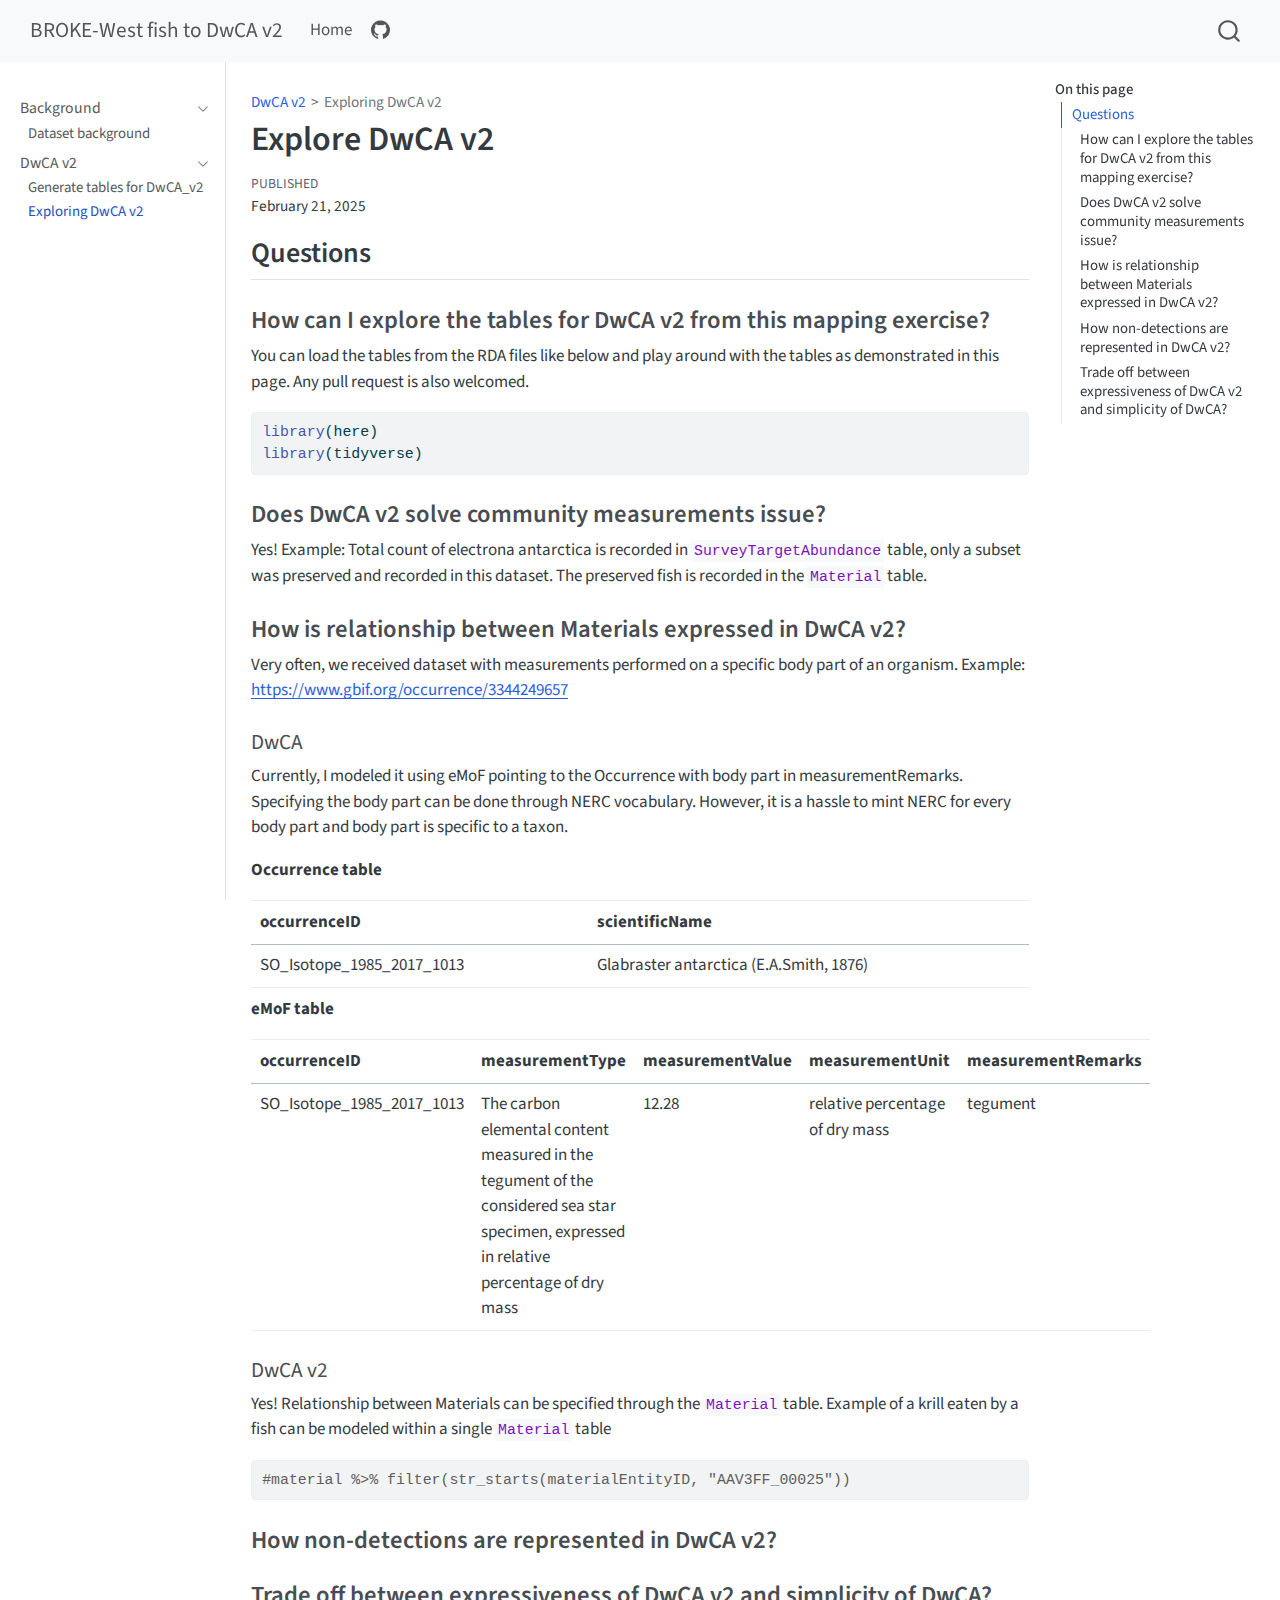
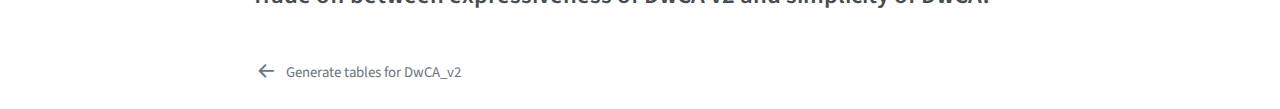
<file: docs/explore-dwcav2.html>
<!DOCTYPE html>
<html xmlns="http://www.w3.org/1999/xhtml" lang="en" xml:lang="en"><head>

<meta charset="utf-8">
<meta name="generator" content="quarto-1.5.57">

<meta name="viewport" content="width=device-width, initial-scale=1.0, user-scalable=yes">

<meta name="dcterms.date" content="2025-02-21">

<title>Explore DwCA v2 – BROKE-West fish to DwCA v2</title>
<style>
code{white-space: pre-wrap;}
span.smallcaps{font-variant: small-caps;}
div.columns{display: flex; gap: min(4vw, 1.5em);}
div.column{flex: auto; overflow-x: auto;}
div.hanging-indent{margin-left: 1.5em; text-indent: -1.5em;}
ul.task-list{list-style: none;}
ul.task-list li input[type="checkbox"] {
  width: 0.8em;
  margin: 0 0.8em 0.2em -1em; /* quarto-specific, see https://github.com/quarto-dev/quarto-cli/issues/4556 */ 
  vertical-align: middle;
}
/* CSS for syntax highlighting */
pre > code.sourceCode { white-space: pre; position: relative; }
pre > code.sourceCode > span { line-height: 1.25; }
pre > code.sourceCode > span:empty { height: 1.2em; }
.sourceCode { overflow: visible; }
code.sourceCode > span { color: inherit; text-decoration: inherit; }
div.sourceCode { margin: 1em 0; }
pre.sourceCode { margin: 0; }
@media screen {
div.sourceCode { overflow: auto; }
}
@media print {
pre > code.sourceCode { white-space: pre-wrap; }
pre > code.sourceCode > span { display: inline-block; text-indent: -5em; padding-left: 5em; }
}
pre.numberSource code
  { counter-reset: source-line 0; }
pre.numberSource code > span
  { position: relative; left: -4em; counter-increment: source-line; }
pre.numberSource code > span > a:first-child::before
  { content: counter(source-line);
    position: relative; left: -1em; text-align: right; vertical-align: baseline;
    border: none; display: inline-block;
    -webkit-touch-callout: none; -webkit-user-select: none;
    -khtml-user-select: none; -moz-user-select: none;
    -ms-user-select: none; user-select: none;
    padding: 0 4px; width: 4em;
  }
pre.numberSource { margin-left: 3em;  padding-left: 4px; }
div.sourceCode
  {   }
@media screen {
pre > code.sourceCode > span > a:first-child::before { text-decoration: underline; }
}
</style>


<script src="site_libs/quarto-nav/quarto-nav.js"></script>
<script src="site_libs/quarto-nav/headroom.min.js"></script>
<script src="site_libs/clipboard/clipboard.min.js"></script>
<script src="site_libs/quarto-search/autocomplete.umd.js"></script>
<script src="site_libs/quarto-search/fuse.min.js"></script>
<script src="site_libs/quarto-search/quarto-search.js"></script>
<meta name="quarto:offset" content="./">
<link href="./generate-dwcav2.html" rel="prev">
<script src="site_libs/quarto-html/quarto.js"></script>
<script src="site_libs/quarto-html/popper.min.js"></script>
<script src="site_libs/quarto-html/tippy.umd.min.js"></script>
<script src="site_libs/quarto-html/anchor.min.js"></script>
<link href="site_libs/quarto-html/tippy.css" rel="stylesheet">
<link href="site_libs/quarto-html/quarto-syntax-highlighting.css" rel="stylesheet" id="quarto-text-highlighting-styles">
<script src="site_libs/bootstrap/bootstrap.min.js"></script>
<link href="site_libs/bootstrap/bootstrap-icons.css" rel="stylesheet">
<link href="site_libs/bootstrap/bootstrap.min.css" rel="stylesheet" id="quarto-bootstrap" data-mode="light">
<script id="quarto-search-options" type="application/json">{
  "location": "navbar",
  "copy-button": false,
  "collapse-after": 3,
  "panel-placement": "end",
  "type": "overlay",
  "limit": 50,
  "keyboard-shortcut": [
    "f",
    "/",
    "s"
  ],
  "show-item-context": false,
  "language": {
    "search-no-results-text": "No results",
    "search-matching-documents-text": "matching documents",
    "search-copy-link-title": "Copy link to search",
    "search-hide-matches-text": "Hide additional matches",
    "search-more-match-text": "more match in this document",
    "search-more-matches-text": "more matches in this document",
    "search-clear-button-title": "Clear",
    "search-text-placeholder": "",
    "search-detached-cancel-button-title": "Cancel",
    "search-submit-button-title": "Submit",
    "search-label": "Search"
  }
}</script>
<link href="site_libs/pagedtable-1.1/css/pagedtable.css" rel="stylesheet">
<script src="site_libs/pagedtable-1.1/js/pagedtable.js"></script>


<link rel="stylesheet" href="styles.css">
</head>

<body class="nav-sidebar docked nav-fixed">

<div id="quarto-search-results"></div>
  <header id="quarto-header" class="headroom fixed-top">
    <nav class="navbar navbar-expand-lg " data-bs-theme="dark">
      <div class="navbar-container container-fluid">
      <div class="navbar-brand-container mx-auto">
    <a class="navbar-brand" href="./index.html">
    <span class="navbar-title">BROKE-West fish to DwCA v2</span>
    </a>
  </div>
            <div id="quarto-search" class="" title="Search"></div>
          <button class="navbar-toggler" type="button" data-bs-toggle="collapse" data-bs-target="#navbarCollapse" aria-controls="navbarCollapse" role="menu" aria-expanded="false" aria-label="Toggle navigation" onclick="if (window.quartoToggleHeadroom) { window.quartoToggleHeadroom(); }">
  <span class="navbar-toggler-icon"></span>
</button>
          <div class="collapse navbar-collapse" id="navbarCollapse">
            <ul class="navbar-nav navbar-nav-scroll me-auto">
  <li class="nav-item">
    <a class="nav-link" href="./index.html"> 
<span class="menu-text">Home</span></a>
  </li>  
  <li class="nav-item compact">
    <a class="nav-link" href="https://github.com/biodiversity-aq/broke-west-fish-dwcav2"> <i class="bi bi-github" role="img">
</i> 
<span class="menu-text"></span></a>
  </li>  
</ul>
          </div> <!-- /navcollapse -->
            <div class="quarto-navbar-tools">
</div>
      </div> <!-- /container-fluid -->
    </nav>
  <nav class="quarto-secondary-nav">
    <div class="container-fluid d-flex">
      <button type="button" class="quarto-btn-toggle btn" data-bs-toggle="collapse" role="button" data-bs-target=".quarto-sidebar-collapse-item" aria-controls="quarto-sidebar" aria-expanded="false" aria-label="Toggle sidebar navigation" onclick="if (window.quartoToggleHeadroom) { window.quartoToggleHeadroom(); }">
        <i class="bi bi-layout-text-sidebar-reverse"></i>
      </button>
        <nav class="quarto-page-breadcrumbs" aria-label="breadcrumb"><ol class="breadcrumb"><li class="breadcrumb-item"><a href="./generate-dwcav2.html">DwCA v2</a></li><li class="breadcrumb-item"><a href="./explore-dwcav2.html">Exploring DwCA v2</a></li></ol></nav>
        <a class="flex-grow-1" role="navigation" data-bs-toggle="collapse" data-bs-target=".quarto-sidebar-collapse-item" aria-controls="quarto-sidebar" aria-expanded="false" aria-label="Toggle sidebar navigation" onclick="if (window.quartoToggleHeadroom) { window.quartoToggleHeadroom(); }">      
        </a>
    </div>
  </nav>
</header>
<!-- content -->
<div id="quarto-content" class="quarto-container page-columns page-rows-contents page-layout-article page-navbar">
<!-- sidebar -->
  <nav id="quarto-sidebar" class="sidebar collapse collapse-horizontal quarto-sidebar-collapse-item sidebar-navigation docked overflow-auto">
    <div class="sidebar-menu-container"> 
    <ul class="list-unstyled mt-1">
        <li class="sidebar-item sidebar-item-section">
      <div class="sidebar-item-container"> 
            <a class="sidebar-item-text sidebar-link text-start" data-bs-toggle="collapse" data-bs-target="#quarto-sidebar-section-1" role="navigation" aria-expanded="true">
 <span class="menu-text">Background</span></a>
          <a class="sidebar-item-toggle text-start" data-bs-toggle="collapse" data-bs-target="#quarto-sidebar-section-1" role="navigation" aria-expanded="true" aria-label="Toggle section">
            <i class="bi bi-chevron-right ms-2"></i>
          </a> 
      </div>
      <ul id="quarto-sidebar-section-1" class="collapse list-unstyled sidebar-section depth1 show">  
          <li class="sidebar-item">
  <div class="sidebar-item-container"> 
  <a href="./dataset-background.html" class="sidebar-item-text sidebar-link">
 <span class="menu-text">Dataset background</span></a>
  </div>
</li>
      </ul>
  </li>
        <li class="sidebar-item sidebar-item-section">
      <div class="sidebar-item-container"> 
            <a class="sidebar-item-text sidebar-link text-start" data-bs-toggle="collapse" data-bs-target="#quarto-sidebar-section-2" role="navigation" aria-expanded="true">
 <span class="menu-text">DwCA v2</span></a>
          <a class="sidebar-item-toggle text-start" data-bs-toggle="collapse" data-bs-target="#quarto-sidebar-section-2" role="navigation" aria-expanded="true" aria-label="Toggle section">
            <i class="bi bi-chevron-right ms-2"></i>
          </a> 
      </div>
      <ul id="quarto-sidebar-section-2" class="collapse list-unstyled sidebar-section depth1 show">  
          <li class="sidebar-item">
  <div class="sidebar-item-container"> 
  <a href="./generate-dwcav2.html" class="sidebar-item-text sidebar-link">
 <span class="menu-text">Generate tables for DwCA_v2</span></a>
  </div>
</li>
          <li class="sidebar-item">
  <div class="sidebar-item-container"> 
  <a href="./explore-dwcav2.html" class="sidebar-item-text sidebar-link active">
 <span class="menu-text">Exploring DwCA v2</span></a>
  </div>
</li>
      </ul>
  </li>
    </ul>
    </div>
</nav>
<div id="quarto-sidebar-glass" class="quarto-sidebar-collapse-item" data-bs-toggle="collapse" data-bs-target=".quarto-sidebar-collapse-item"></div>
<!-- margin-sidebar -->
    <div id="quarto-margin-sidebar" class="sidebar margin-sidebar">
        <nav id="TOC" role="doc-toc" class="toc-active">
    <h2 id="toc-title">On this page</h2>
   
  <ul>
  <li><a href="#questions" id="toc-questions" class="nav-link active" data-scroll-target="#questions">Questions</a>
  <ul class="collapse">
  <li><a href="#how-can-i-explore-the-tables-for-dwca-v2-from-this-mapping-exercise" id="toc-how-can-i-explore-the-tables-for-dwca-v2-from-this-mapping-exercise" class="nav-link" data-scroll-target="#how-can-i-explore-the-tables-for-dwca-v2-from-this-mapping-exercise">How can I explore the tables for DwCA v2 from this mapping exercise?</a></li>
  <li><a href="#does-dwca-v2-solve-community-measurements-issue" id="toc-does-dwca-v2-solve-community-measurements-issue" class="nav-link" data-scroll-target="#does-dwca-v2-solve-community-measurements-issue">Does DwCA v2 solve community measurements issue?</a></li>
  <li><a href="#how-is-relationship-between-materials-expressed-in-dwca-v2" id="toc-how-is-relationship-between-materials-expressed-in-dwca-v2" class="nav-link" data-scroll-target="#how-is-relationship-between-materials-expressed-in-dwca-v2">How is relationship between Materials expressed in DwCA v2?</a></li>
  <li><a href="#how-non-detections-are-represented-in-dwca-v2" id="toc-how-non-detections-are-represented-in-dwca-v2" class="nav-link" data-scroll-target="#how-non-detections-are-represented-in-dwca-v2">How non-detections are represented in DwCA v2?</a></li>
  <li><a href="#trade-off-between-expressiveness-of-dwca-v2-and-simplicity-of-dwca" id="toc-trade-off-between-expressiveness-of-dwca-v2-and-simplicity-of-dwca" class="nav-link" data-scroll-target="#trade-off-between-expressiveness-of-dwca-v2-and-simplicity-of-dwca">Trade off between expressiveness of DwCA v2 and simplicity of DwCA?</a></li>
  </ul></li>
  </ul>
</nav>
    </div>
<!-- main -->
<main class="content" id="quarto-document-content">

<header id="title-block-header" class="quarto-title-block default"><nav class="quarto-page-breadcrumbs quarto-title-breadcrumbs d-none d-lg-block" aria-label="breadcrumb"><ol class="breadcrumb"><li class="breadcrumb-item"><a href="./generate-dwcav2.html">DwCA v2</a></li><li class="breadcrumb-item"><a href="./explore-dwcav2.html">Exploring DwCA v2</a></li></ol></nav>
<div class="quarto-title">
<h1 class="title">Explore DwCA v2</h1>
</div>



<div class="quarto-title-meta">

    
    <div>
    <div class="quarto-title-meta-heading">Published</div>
    <div class="quarto-title-meta-contents">
      <p class="date">February 21, 2025</p>
    </div>
  </div>
  
    
  </div>
  


</header>


<section id="questions" class="level2">
<h2 class="anchored" data-anchor-id="questions">Questions</h2>
<section id="how-can-i-explore-the-tables-for-dwca-v2-from-this-mapping-exercise" class="level3">
<h3 class="anchored" data-anchor-id="how-can-i-explore-the-tables-for-dwca-v2-from-this-mapping-exercise">How can I explore the tables for DwCA v2 from this mapping exercise?</h3>
<p>You can load the tables from the RDA files like below and play around with the tables as demonstrated in this page. Any pull request is also welcomed.</p>
<div class="cell">
<div class="sourceCode cell-code" id="cb1"><pre class="sourceCode r code-with-copy"><code class="sourceCode r"><span id="cb1-1"><a href="#cb1-1" aria-hidden="true" tabindex="-1"></a><span class="fu">library</span>(here)</span>
<span id="cb1-2"><a href="#cb1-2" aria-hidden="true" tabindex="-1"></a><span class="fu">library</span>(tidyverse)</span></code><button title="Copy to Clipboard" class="code-copy-button"><i class="bi"></i></button></pre></div>
</div>
</section>
<section id="does-dwca-v2-solve-community-measurements-issue" class="level3">
<h3 class="anchored" data-anchor-id="does-dwca-v2-solve-community-measurements-issue">Does DwCA v2 solve community measurements issue?</h3>
<p>Yes! Example: Total count of electrona antarctica is recorded in <code>SurveyTargetAbundance</code> table, only a subset was preserved and recorded in this dataset. The preserved fish is recorded in the <code>Material</code> table.</p>
</section>
<section id="how-is-relationship-between-materials-expressed-in-dwca-v2" class="level3">
<h3 class="anchored" data-anchor-id="how-is-relationship-between-materials-expressed-in-dwca-v2">How is relationship between Materials expressed in DwCA v2?</h3>
<p>Very often, we received dataset with measurements performed on a specific body part of an organism. Example: <a href="https://www.gbif.org/occurrence/3344249657" class="uri">https://www.gbif.org/occurrence/3344249657</a></p>
<section id="dwca" class="level4">
<h4 class="anchored" data-anchor-id="dwca">DwCA</h4>
<p>Currently, I modeled it using eMoF pointing to the Occurrence with body part in measurementRemarks. Specifying the body part can be done through NERC vocabulary. However, it is a hassle to mint NERC for every body part and body part is specific to a taxon.</p>
<p><strong>Occurrence table</strong></p>
<table class="caption-top table">
<thead>
<tr class="header">
<th>occurrenceID</th>
<th>scientificName</th>
</tr>
</thead>
<tbody>
<tr class="odd">
<td>SO_Isotope_1985_2017_1013</td>
<td>Glabraster antarctica (E.A.Smith, 1876)</td>
</tr>
</tbody>
</table>
<p><strong>eMoF table</strong></p>
<table class="caption-top table">
<colgroup>
<col style="width: 20%">
<col style="width: 20%">
<col style="width: 20%">
<col style="width: 20%">
<col style="width: 20%">
</colgroup>
<thead>
<tr class="header">
<th>occurrenceID</th>
<th>measurementType</th>
<th>measurementValue</th>
<th>measurementUnit</th>
<th>measurementRemarks</th>
</tr>
</thead>
<tbody>
<tr class="odd">
<td>SO_Isotope_1985_2017_1013</td>
<td>The carbon elemental content measured in the tegument of the considered sea star specimen, expressed in relative percentage of dry mass</td>
<td>12.28</td>
<td>relative percentage of dry mass</td>
<td>tegument</td>
</tr>
</tbody>
</table>
</section>
<section id="dwca-v2" class="level4">
<h4 class="anchored" data-anchor-id="dwca-v2">DwCA v2</h4>
<p>Yes! Relationship between Materials can be specified through the <code>Material</code> table. Example of a krill eaten by a fish can be modeled within a single <code>Material</code> table</p>
<div class="cell">
<div class="sourceCode cell-code" id="cb2"><pre class="sourceCode r code-with-copy"><code class="sourceCode r"><span id="cb2-1"><a href="#cb2-1" aria-hidden="true" tabindex="-1"></a><span class="co">#material %&gt;% filter(str_starts(materialEntityID, "AAV3FF_00025")) </span></span></code><button title="Copy to Clipboard" class="code-copy-button"><i class="bi"></i></button></pre></div>
</div>
</section>
</section>
<section id="how-non-detections-are-represented-in-dwca-v2" class="level3">
<h3 class="anchored" data-anchor-id="how-non-detections-are-represented-in-dwca-v2">How non-detections are represented in DwCA v2?</h3>
</section>
<section id="trade-off-between-expressiveness-of-dwca-v2-and-simplicity-of-dwca" class="level3">
<h3 class="anchored" data-anchor-id="trade-off-between-expressiveness-of-dwca-v2-and-simplicity-of-dwca">Trade off between expressiveness of DwCA v2 and simplicity of DwCA?</h3>


</section>
</section>

</main> <!-- /main -->
<script id="quarto-html-after-body" type="application/javascript">
window.document.addEventListener("DOMContentLoaded", function (event) {
  const toggleBodyColorMode = (bsSheetEl) => {
    const mode = bsSheetEl.getAttribute("data-mode");
    const bodyEl = window.document.querySelector("body");
    if (mode === "dark") {
      bodyEl.classList.add("quarto-dark");
      bodyEl.classList.remove("quarto-light");
    } else {
      bodyEl.classList.add("quarto-light");
      bodyEl.classList.remove("quarto-dark");
    }
  }
  const toggleBodyColorPrimary = () => {
    const bsSheetEl = window.document.querySelector("link#quarto-bootstrap");
    if (bsSheetEl) {
      toggleBodyColorMode(bsSheetEl);
    }
  }
  toggleBodyColorPrimary();  
  const icon = "";
  const anchorJS = new window.AnchorJS();
  anchorJS.options = {
    placement: 'right',
    icon: icon
  };
  anchorJS.add('.anchored');
  const isCodeAnnotation = (el) => {
    for (const clz of el.classList) {
      if (clz.startsWith('code-annotation-')) {                     
        return true;
      }
    }
    return false;
  }
  const onCopySuccess = function(e) {
    // button target
    const button = e.trigger;
    // don't keep focus
    button.blur();
    // flash "checked"
    button.classList.add('code-copy-button-checked');
    var currentTitle = button.getAttribute("title");
    button.setAttribute("title", "Copied!");
    let tooltip;
    if (window.bootstrap) {
      button.setAttribute("data-bs-toggle", "tooltip");
      button.setAttribute("data-bs-placement", "left");
      button.setAttribute("data-bs-title", "Copied!");
      tooltip = new bootstrap.Tooltip(button, 
        { trigger: "manual", 
          customClass: "code-copy-button-tooltip",
          offset: [0, -8]});
      tooltip.show();    
    }
    setTimeout(function() {
      if (tooltip) {
        tooltip.hide();
        button.removeAttribute("data-bs-title");
        button.removeAttribute("data-bs-toggle");
        button.removeAttribute("data-bs-placement");
      }
      button.setAttribute("title", currentTitle);
      button.classList.remove('code-copy-button-checked');
    }, 1000);
    // clear code selection
    e.clearSelection();
  }
  const getTextToCopy = function(trigger) {
      const codeEl = trigger.previousElementSibling.cloneNode(true);
      for (const childEl of codeEl.children) {
        if (isCodeAnnotation(childEl)) {
          childEl.remove();
        }
      }
      return codeEl.innerText;
  }
  const clipboard = new window.ClipboardJS('.code-copy-button:not([data-in-quarto-modal])', {
    text: getTextToCopy
  });
  clipboard.on('success', onCopySuccess);
  if (window.document.getElementById('quarto-embedded-source-code-modal')) {
    // For code content inside modals, clipBoardJS needs to be initialized with a container option
    // TODO: Check when it could be a function (https://github.com/zenorocha/clipboard.js/issues/860)
    const clipboardModal = new window.ClipboardJS('.code-copy-button[data-in-quarto-modal]', {
      text: getTextToCopy,
      container: window.document.getElementById('quarto-embedded-source-code-modal')
    });
    clipboardModal.on('success', onCopySuccess);
  }
    var localhostRegex = new RegExp(/^(?:http|https):\/\/localhost\:?[0-9]*\//);
    var mailtoRegex = new RegExp(/^mailto:/);
      var filterRegex = new RegExp('/' + window.location.host + '/');
    var isInternal = (href) => {
        return filterRegex.test(href) || localhostRegex.test(href) || mailtoRegex.test(href);
    }
    // Inspect non-navigation links and adorn them if external
 	var links = window.document.querySelectorAll('a[href]:not(.nav-link):not(.navbar-brand):not(.toc-action):not(.sidebar-link):not(.sidebar-item-toggle):not(.pagination-link):not(.no-external):not([aria-hidden]):not(.dropdown-item):not(.quarto-navigation-tool):not(.about-link)');
    for (var i=0; i<links.length; i++) {
      const link = links[i];
      if (!isInternal(link.href)) {
        // undo the damage that might have been done by quarto-nav.js in the case of
        // links that we want to consider external
        if (link.dataset.originalHref !== undefined) {
          link.href = link.dataset.originalHref;
        }
      }
    }
  function tippyHover(el, contentFn, onTriggerFn, onUntriggerFn) {
    const config = {
      allowHTML: true,
      maxWidth: 500,
      delay: 100,
      arrow: false,
      appendTo: function(el) {
          return el.parentElement;
      },
      interactive: true,
      interactiveBorder: 10,
      theme: 'quarto',
      placement: 'bottom-start',
    };
    if (contentFn) {
      config.content = contentFn;
    }
    if (onTriggerFn) {
      config.onTrigger = onTriggerFn;
    }
    if (onUntriggerFn) {
      config.onUntrigger = onUntriggerFn;
    }
    window.tippy(el, config); 
  }
  const noterefs = window.document.querySelectorAll('a[role="doc-noteref"]');
  for (var i=0; i<noterefs.length; i++) {
    const ref = noterefs[i];
    tippyHover(ref, function() {
      // use id or data attribute instead here
      let href = ref.getAttribute('data-footnote-href') || ref.getAttribute('href');
      try { href = new URL(href).hash; } catch {}
      const id = href.replace(/^#\/?/, "");
      const note = window.document.getElementById(id);
      if (note) {
        return note.innerHTML;
      } else {
        return "";
      }
    });
  }
  const xrefs = window.document.querySelectorAll('a.quarto-xref');
  const processXRef = (id, note) => {
    // Strip column container classes
    const stripColumnClz = (el) => {
      el.classList.remove("page-full", "page-columns");
      if (el.children) {
        for (const child of el.children) {
          stripColumnClz(child);
        }
      }
    }
    stripColumnClz(note)
    if (id === null || id.startsWith('sec-')) {
      // Special case sections, only their first couple elements
      const container = document.createElement("div");
      if (note.children && note.children.length > 2) {
        container.appendChild(note.children[0].cloneNode(true));
        for (let i = 1; i < note.children.length; i++) {
          const child = note.children[i];
          if (child.tagName === "P" && child.innerText === "") {
            continue;
          } else {
            container.appendChild(child.cloneNode(true));
            break;
          }
        }
        if (window.Quarto?.typesetMath) {
          window.Quarto.typesetMath(container);
        }
        return container.innerHTML
      } else {
        if (window.Quarto?.typesetMath) {
          window.Quarto.typesetMath(note);
        }
        return note.innerHTML;
      }
    } else {
      // Remove any anchor links if they are present
      const anchorLink = note.querySelector('a.anchorjs-link');
      if (anchorLink) {
        anchorLink.remove();
      }
      if (window.Quarto?.typesetMath) {
        window.Quarto.typesetMath(note);
      }
      // TODO in 1.5, we should make sure this works without a callout special case
      if (note.classList.contains("callout")) {
        return note.outerHTML;
      } else {
        return note.innerHTML;
      }
    }
  }
  for (var i=0; i<xrefs.length; i++) {
    const xref = xrefs[i];
    tippyHover(xref, undefined, function(instance) {
      instance.disable();
      let url = xref.getAttribute('href');
      let hash = undefined; 
      if (url.startsWith('#')) {
        hash = url;
      } else {
        try { hash = new URL(url).hash; } catch {}
      }
      if (hash) {
        const id = hash.replace(/^#\/?/, "");
        const note = window.document.getElementById(id);
        if (note !== null) {
          try {
            const html = processXRef(id, note.cloneNode(true));
            instance.setContent(html);
          } finally {
            instance.enable();
            instance.show();
          }
        } else {
          // See if we can fetch this
          fetch(url.split('#')[0])
          .then(res => res.text())
          .then(html => {
            const parser = new DOMParser();
            const htmlDoc = parser.parseFromString(html, "text/html");
            const note = htmlDoc.getElementById(id);
            if (note !== null) {
              const html = processXRef(id, note);
              instance.setContent(html);
            } 
          }).finally(() => {
            instance.enable();
            instance.show();
          });
        }
      } else {
        // See if we can fetch a full url (with no hash to target)
        // This is a special case and we should probably do some content thinning / targeting
        fetch(url)
        .then(res => res.text())
        .then(html => {
          const parser = new DOMParser();
          const htmlDoc = parser.parseFromString(html, "text/html");
          const note = htmlDoc.querySelector('main.content');
          if (note !== null) {
            // This should only happen for chapter cross references
            // (since there is no id in the URL)
            // remove the first header
            if (note.children.length > 0 && note.children[0].tagName === "HEADER") {
              note.children[0].remove();
            }
            const html = processXRef(null, note);
            instance.setContent(html);
          } 
        }).finally(() => {
          instance.enable();
          instance.show();
        });
      }
    }, function(instance) {
    });
  }
      let selectedAnnoteEl;
      const selectorForAnnotation = ( cell, annotation) => {
        let cellAttr = 'data-code-cell="' + cell + '"';
        let lineAttr = 'data-code-annotation="' +  annotation + '"';
        const selector = 'span[' + cellAttr + '][' + lineAttr + ']';
        return selector;
      }
      const selectCodeLines = (annoteEl) => {
        const doc = window.document;
        const targetCell = annoteEl.getAttribute("data-target-cell");
        const targetAnnotation = annoteEl.getAttribute("data-target-annotation");
        const annoteSpan = window.document.querySelector(selectorForAnnotation(targetCell, targetAnnotation));
        const lines = annoteSpan.getAttribute("data-code-lines").split(",");
        const lineIds = lines.map((line) => {
          return targetCell + "-" + line;
        })
        let top = null;
        let height = null;
        let parent = null;
        if (lineIds.length > 0) {
            //compute the position of the single el (top and bottom and make a div)
            const el = window.document.getElementById(lineIds[0]);
            top = el.offsetTop;
            height = el.offsetHeight;
            parent = el.parentElement.parentElement;
          if (lineIds.length > 1) {
            const lastEl = window.document.getElementById(lineIds[lineIds.length - 1]);
            const bottom = lastEl.offsetTop + lastEl.offsetHeight;
            height = bottom - top;
          }
          if (top !== null && height !== null && parent !== null) {
            // cook up a div (if necessary) and position it 
            let div = window.document.getElementById("code-annotation-line-highlight");
            if (div === null) {
              div = window.document.createElement("div");
              div.setAttribute("id", "code-annotation-line-highlight");
              div.style.position = 'absolute';
              parent.appendChild(div);
            }
            div.style.top = top - 2 + "px";
            div.style.height = height + 4 + "px";
            div.style.left = 0;
            let gutterDiv = window.document.getElementById("code-annotation-line-highlight-gutter");
            if (gutterDiv === null) {
              gutterDiv = window.document.createElement("div");
              gutterDiv.setAttribute("id", "code-annotation-line-highlight-gutter");
              gutterDiv.style.position = 'absolute';
              const codeCell = window.document.getElementById(targetCell);
              const gutter = codeCell.querySelector('.code-annotation-gutter');
              gutter.appendChild(gutterDiv);
            }
            gutterDiv.style.top = top - 2 + "px";
            gutterDiv.style.height = height + 4 + "px";
          }
          selectedAnnoteEl = annoteEl;
        }
      };
      const unselectCodeLines = () => {
        const elementsIds = ["code-annotation-line-highlight", "code-annotation-line-highlight-gutter"];
        elementsIds.forEach((elId) => {
          const div = window.document.getElementById(elId);
          if (div) {
            div.remove();
          }
        });
        selectedAnnoteEl = undefined;
      };
        // Handle positioning of the toggle
    window.addEventListener(
      "resize",
      throttle(() => {
        elRect = undefined;
        if (selectedAnnoteEl) {
          selectCodeLines(selectedAnnoteEl);
        }
      }, 10)
    );
    function throttle(fn, ms) {
    let throttle = false;
    let timer;
      return (...args) => {
        if(!throttle) { // first call gets through
            fn.apply(this, args);
            throttle = true;
        } else { // all the others get throttled
            if(timer) clearTimeout(timer); // cancel #2
            timer = setTimeout(() => {
              fn.apply(this, args);
              timer = throttle = false;
            }, ms);
        }
      };
    }
      // Attach click handler to the DT
      const annoteDls = window.document.querySelectorAll('dt[data-target-cell]');
      for (const annoteDlNode of annoteDls) {
        annoteDlNode.addEventListener('click', (event) => {
          const clickedEl = event.target;
          if (clickedEl !== selectedAnnoteEl) {
            unselectCodeLines();
            const activeEl = window.document.querySelector('dt[data-target-cell].code-annotation-active');
            if (activeEl) {
              activeEl.classList.remove('code-annotation-active');
            }
            selectCodeLines(clickedEl);
            clickedEl.classList.add('code-annotation-active');
          } else {
            // Unselect the line
            unselectCodeLines();
            clickedEl.classList.remove('code-annotation-active');
          }
        });
      }
  const findCites = (el) => {
    const parentEl = el.parentElement;
    if (parentEl) {
      const cites = parentEl.dataset.cites;
      if (cites) {
        return {
          el,
          cites: cites.split(' ')
        };
      } else {
        return findCites(el.parentElement)
      }
    } else {
      return undefined;
    }
  };
  var bibliorefs = window.document.querySelectorAll('a[role="doc-biblioref"]');
  for (var i=0; i<bibliorefs.length; i++) {
    const ref = bibliorefs[i];
    const citeInfo = findCites(ref);
    if (citeInfo) {
      tippyHover(citeInfo.el, function() {
        var popup = window.document.createElement('div');
        citeInfo.cites.forEach(function(cite) {
          var citeDiv = window.document.createElement('div');
          citeDiv.classList.add('hanging-indent');
          citeDiv.classList.add('csl-entry');
          var biblioDiv = window.document.getElementById('ref-' + cite);
          if (biblioDiv) {
            citeDiv.innerHTML = biblioDiv.innerHTML;
          }
          popup.appendChild(citeDiv);
        });
        return popup.innerHTML;
      });
    }
  }
});
</script>
<nav class="page-navigation">
  <div class="nav-page nav-page-previous">
      <a href="./generate-dwcav2.html" class="pagination-link" aria-label="Generate tables for DwCA_v2">
        <i class="bi bi-arrow-left-short"></i> <span class="nav-page-text">Generate tables for DwCA_v2</span>
      </a>          
  </div>
  <div class="nav-page nav-page-next">
  </div>
</nav>
</div> <!-- /content -->




</body></html>
</file>
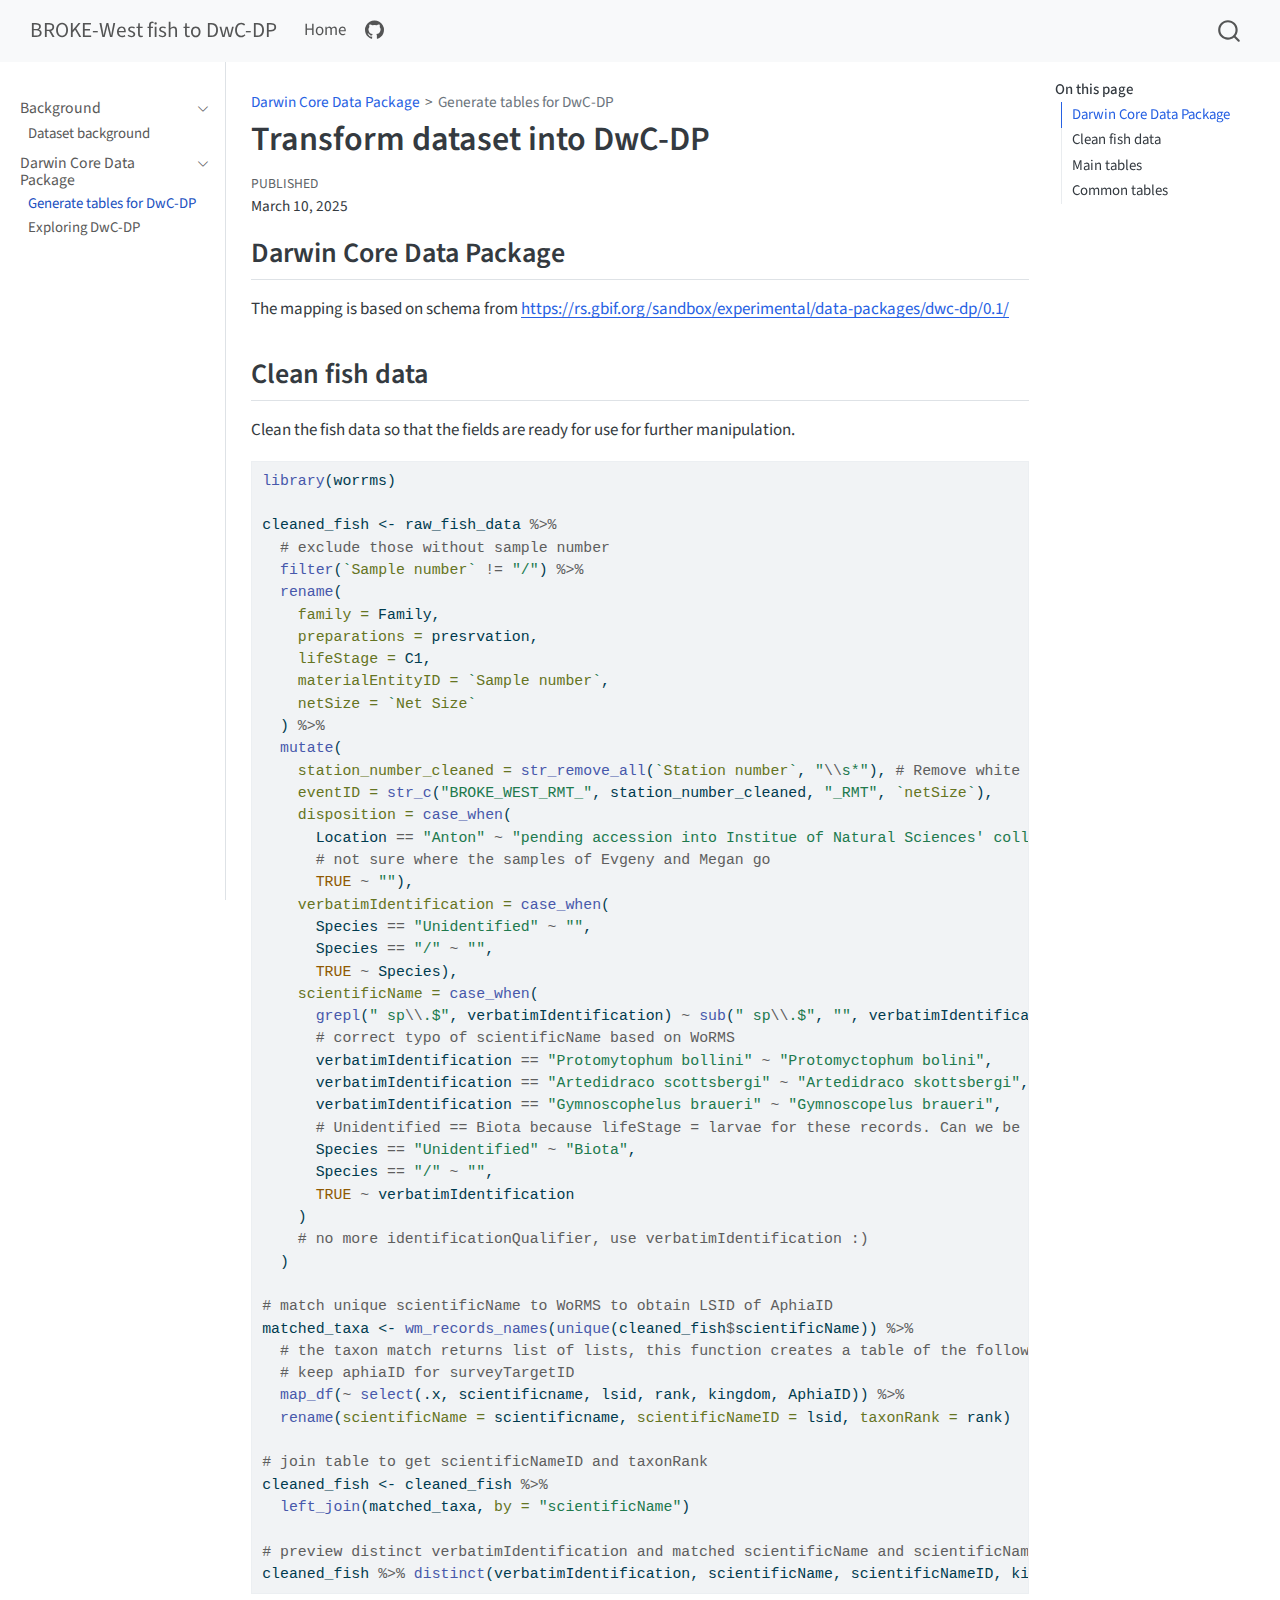
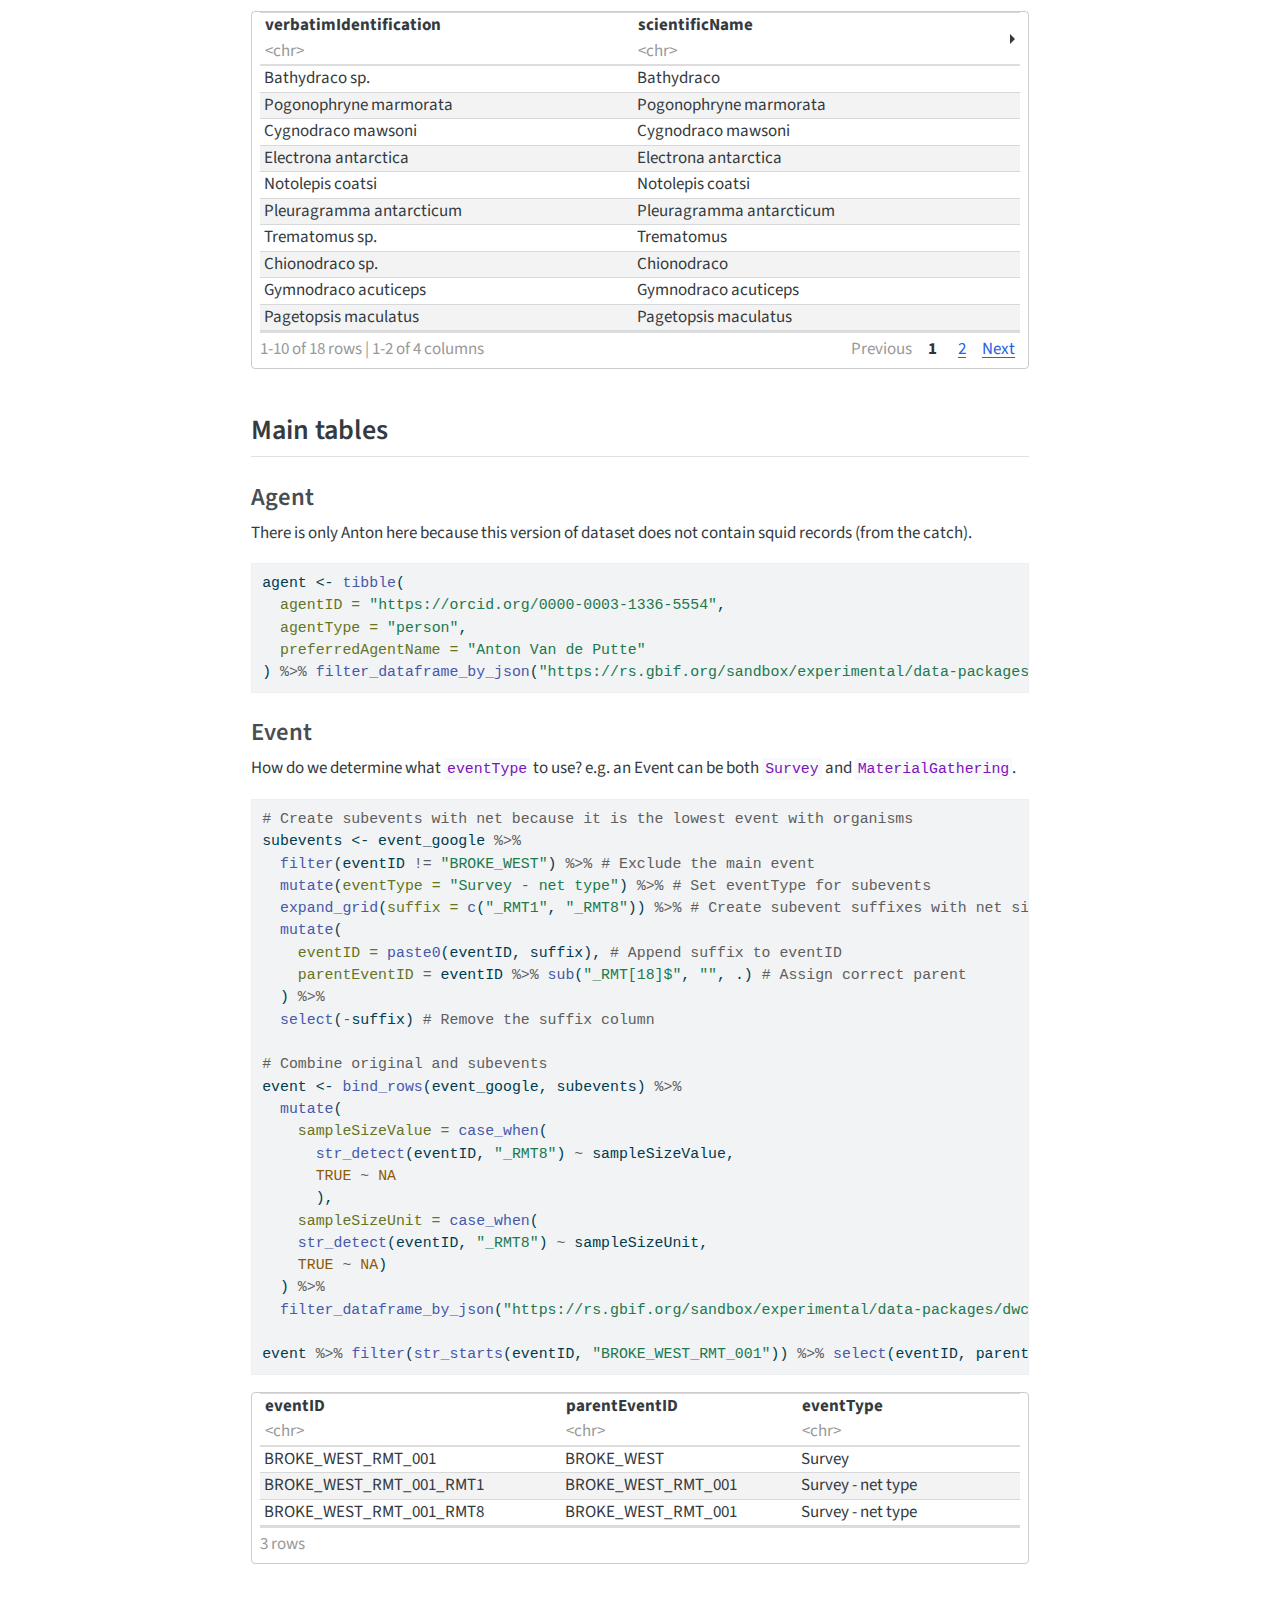
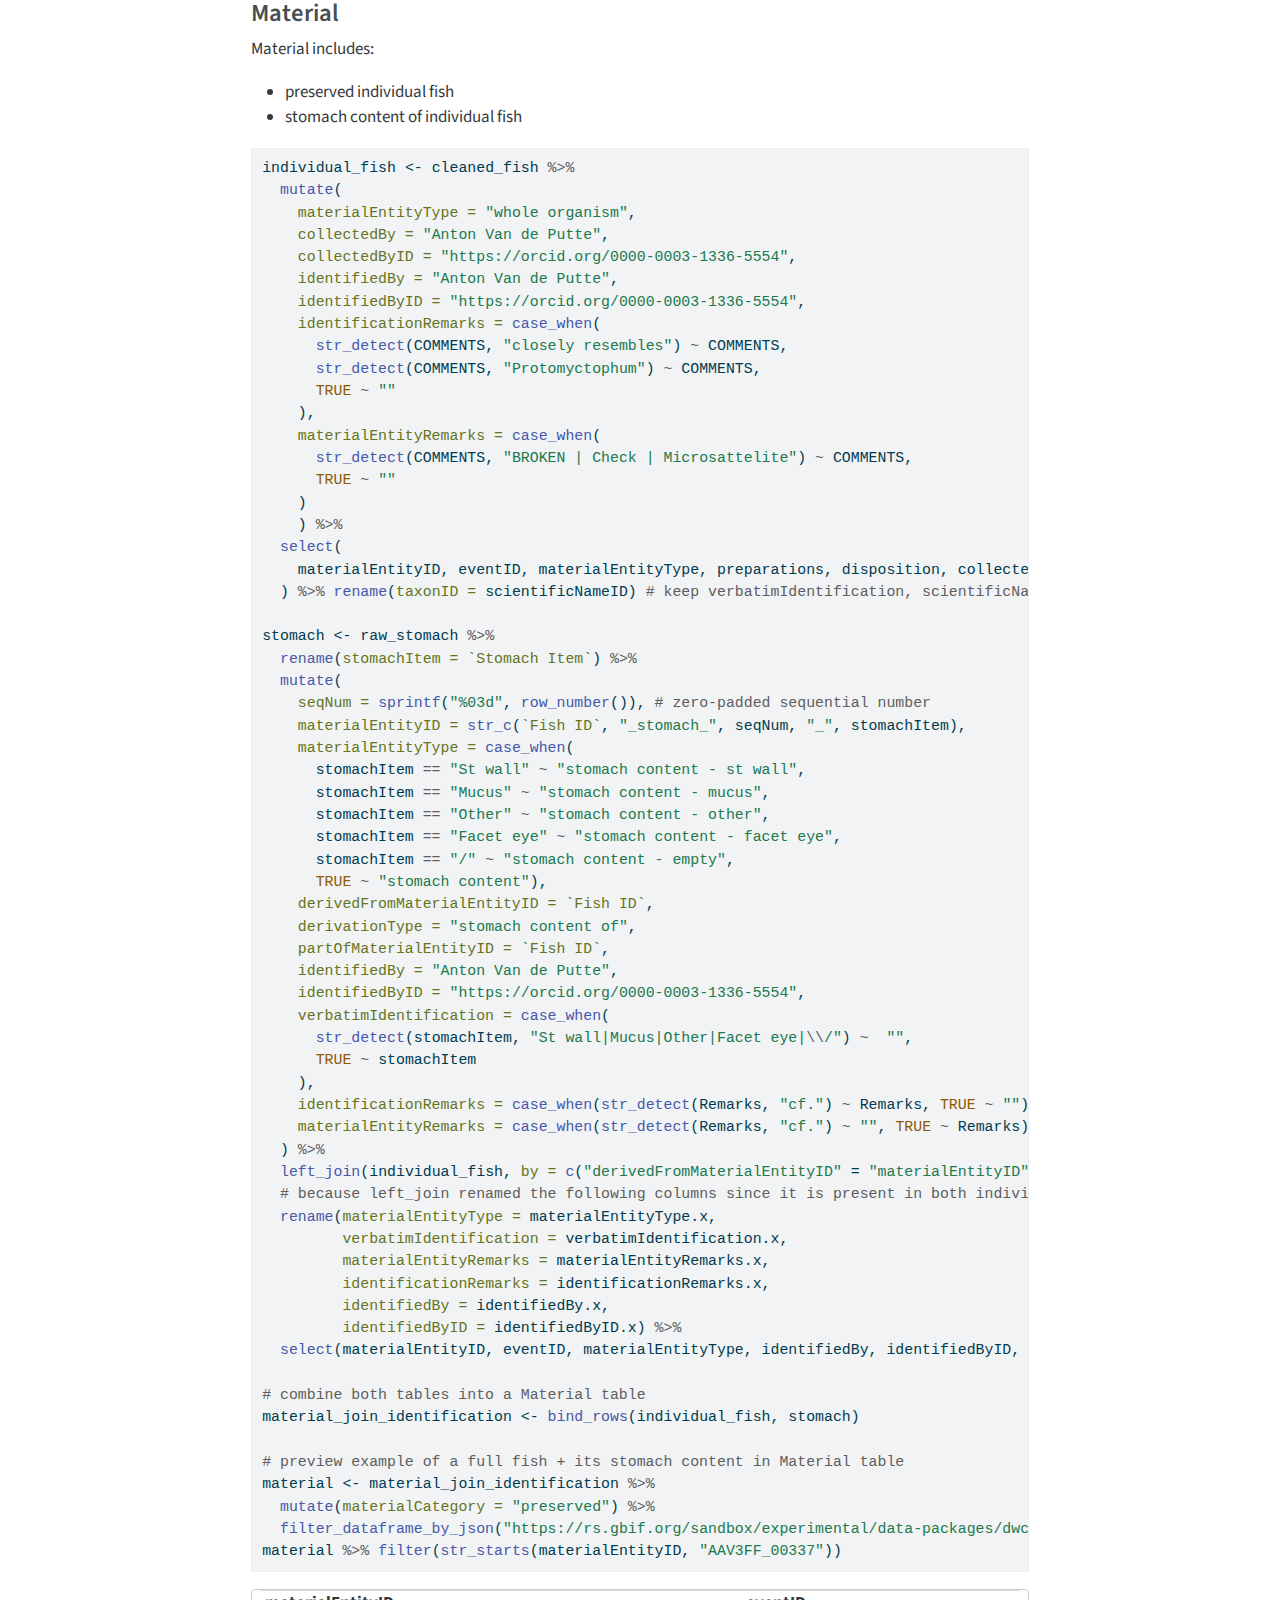
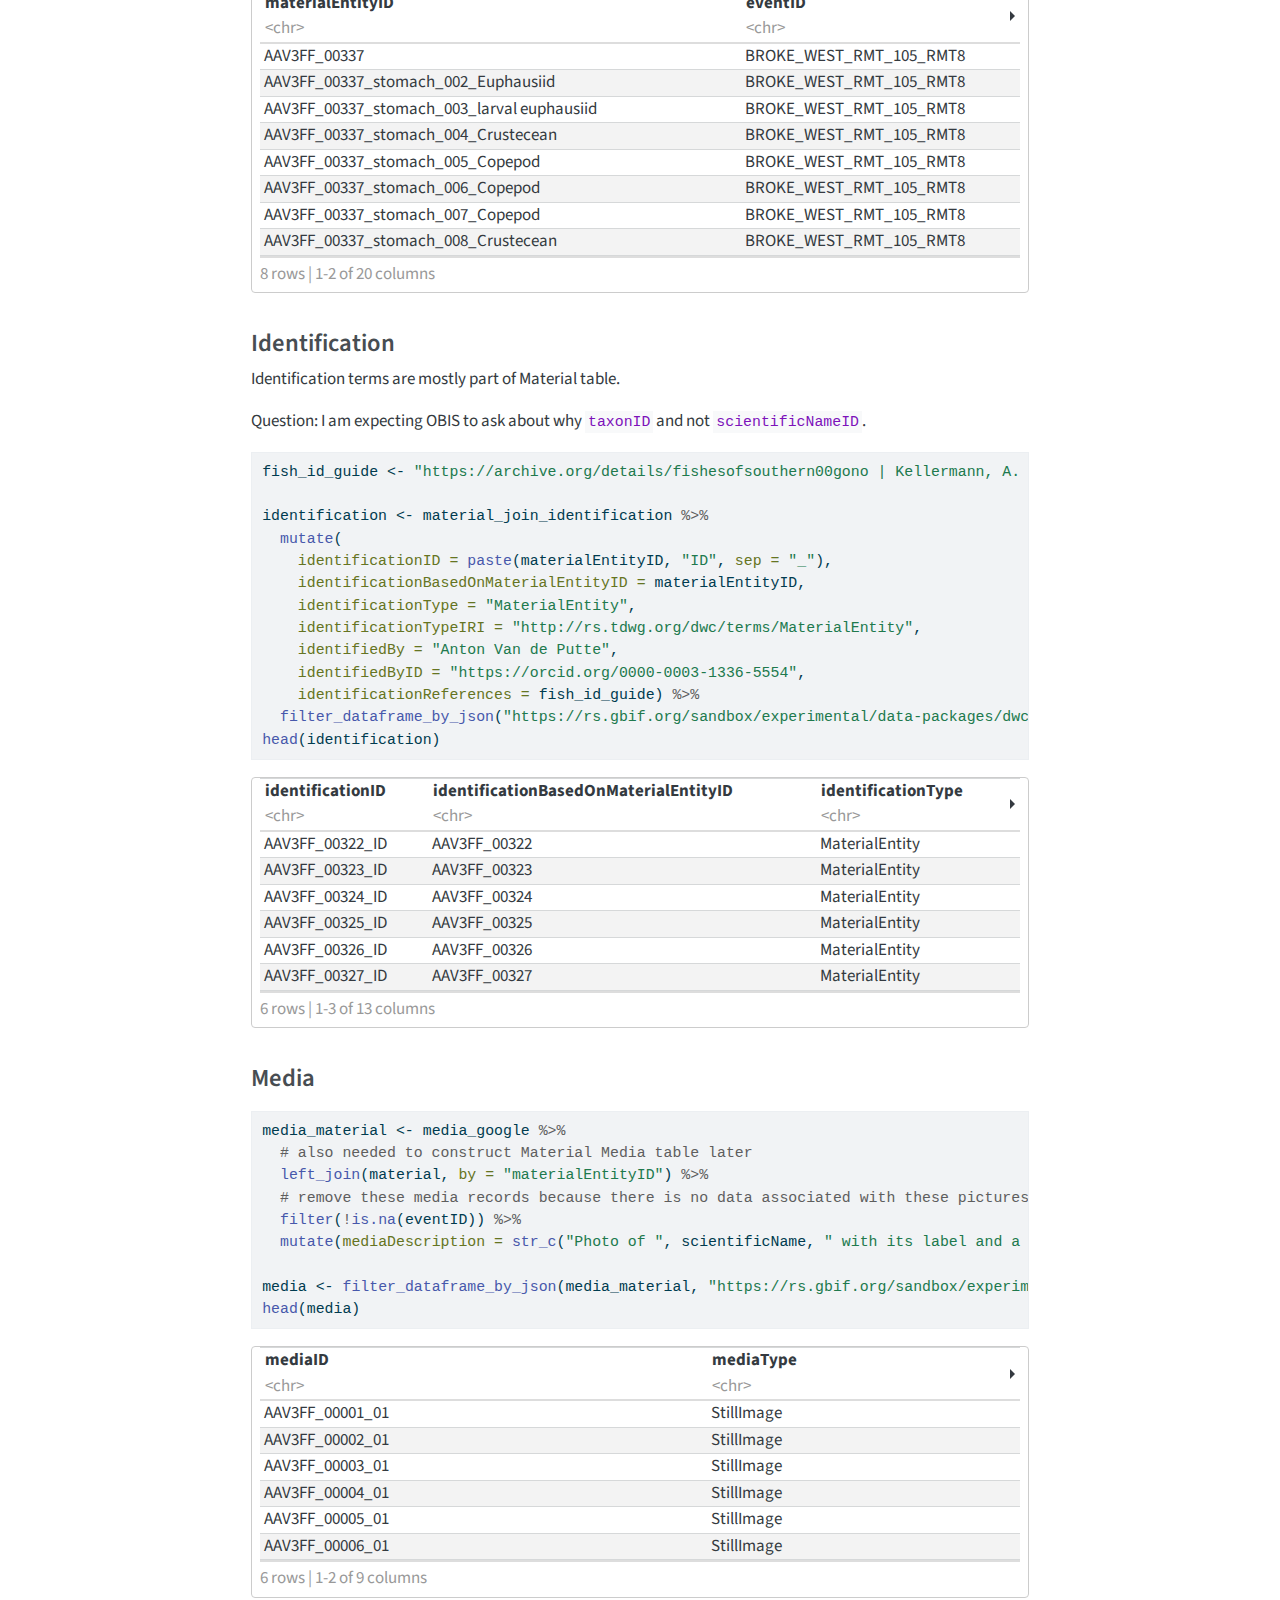
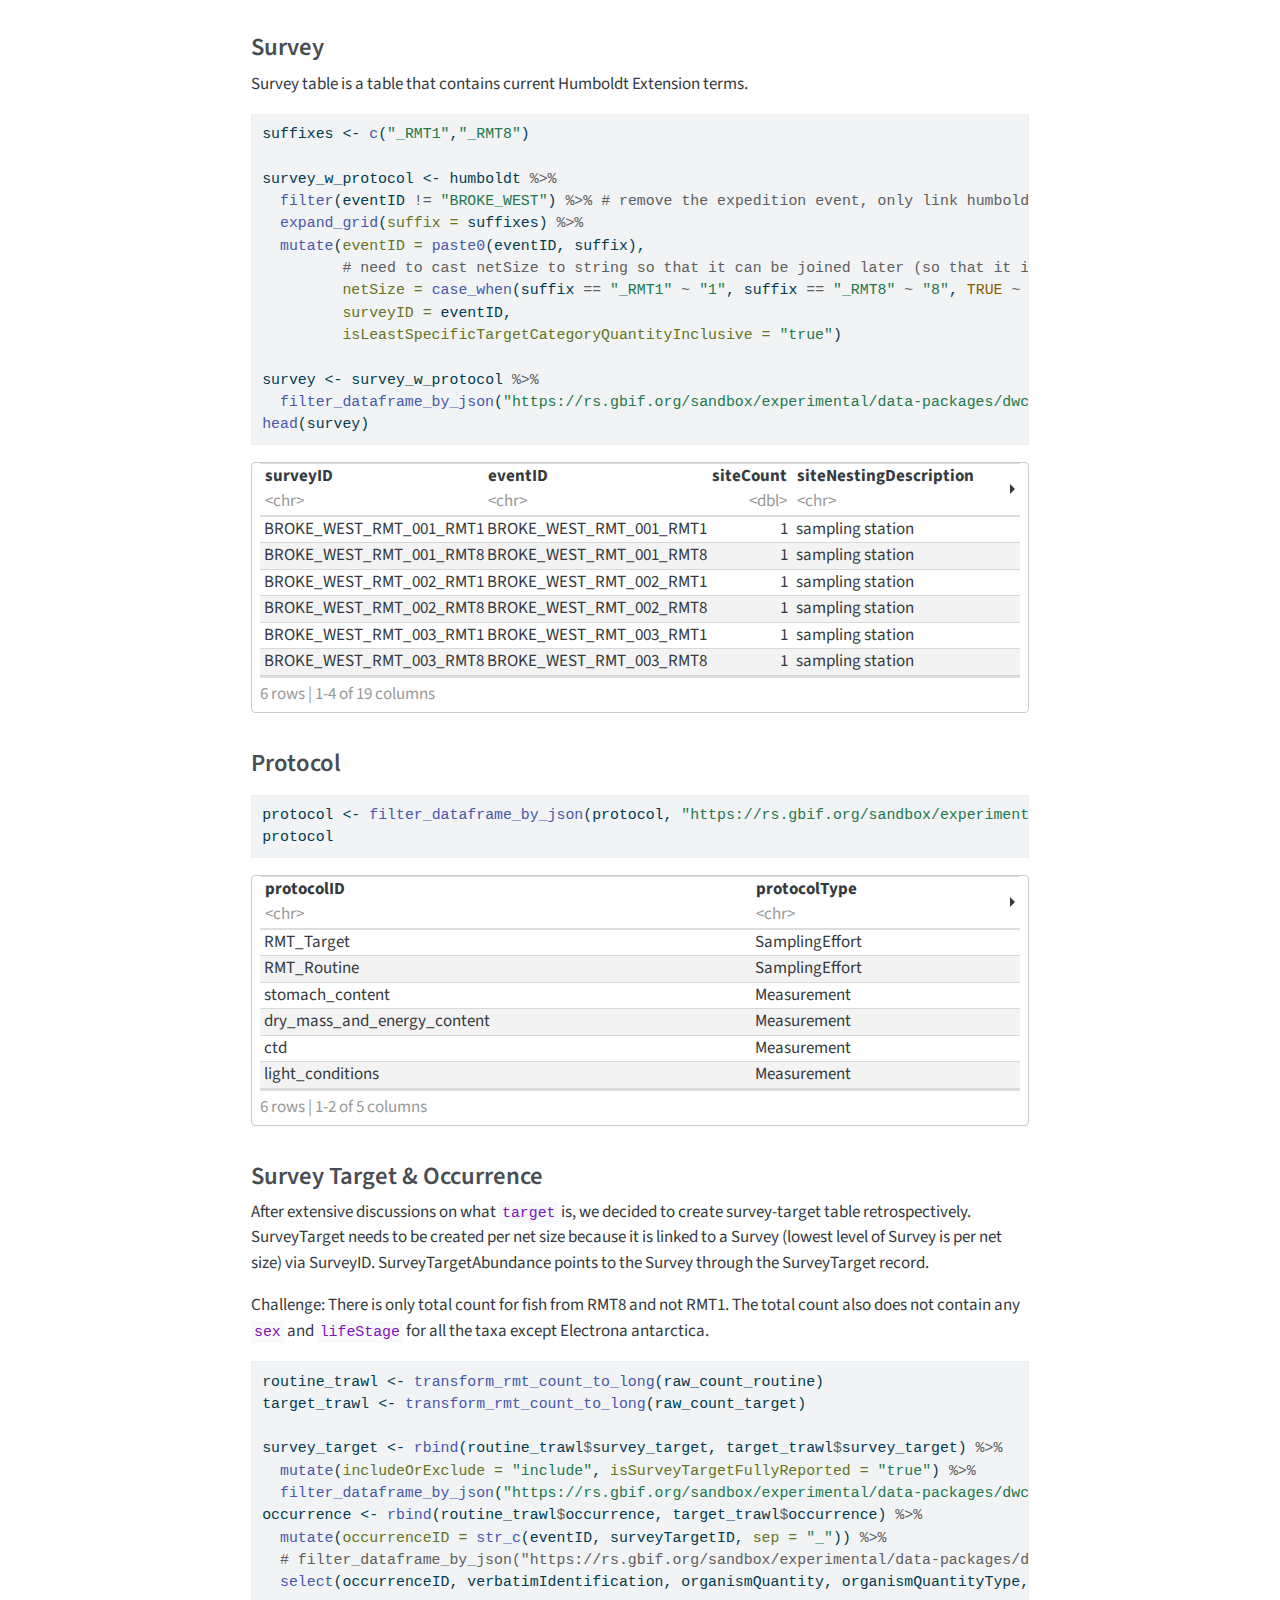
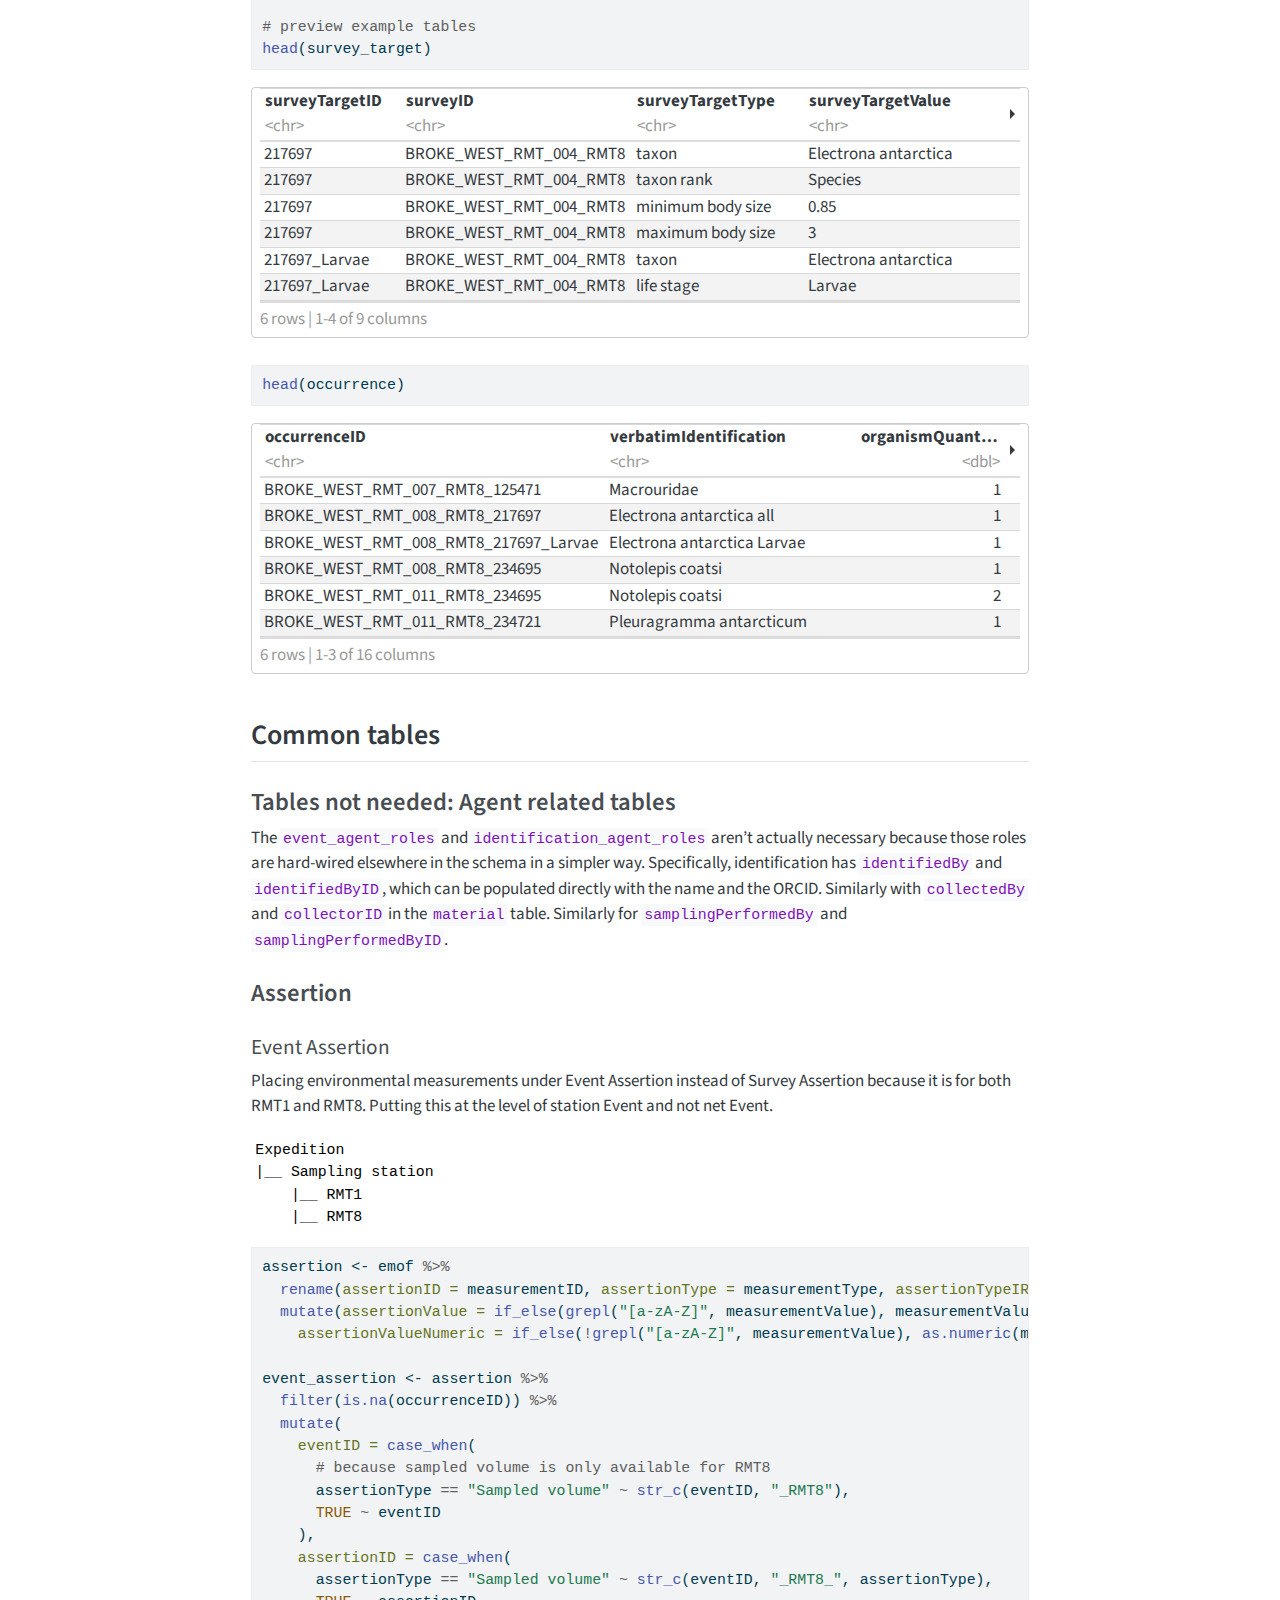
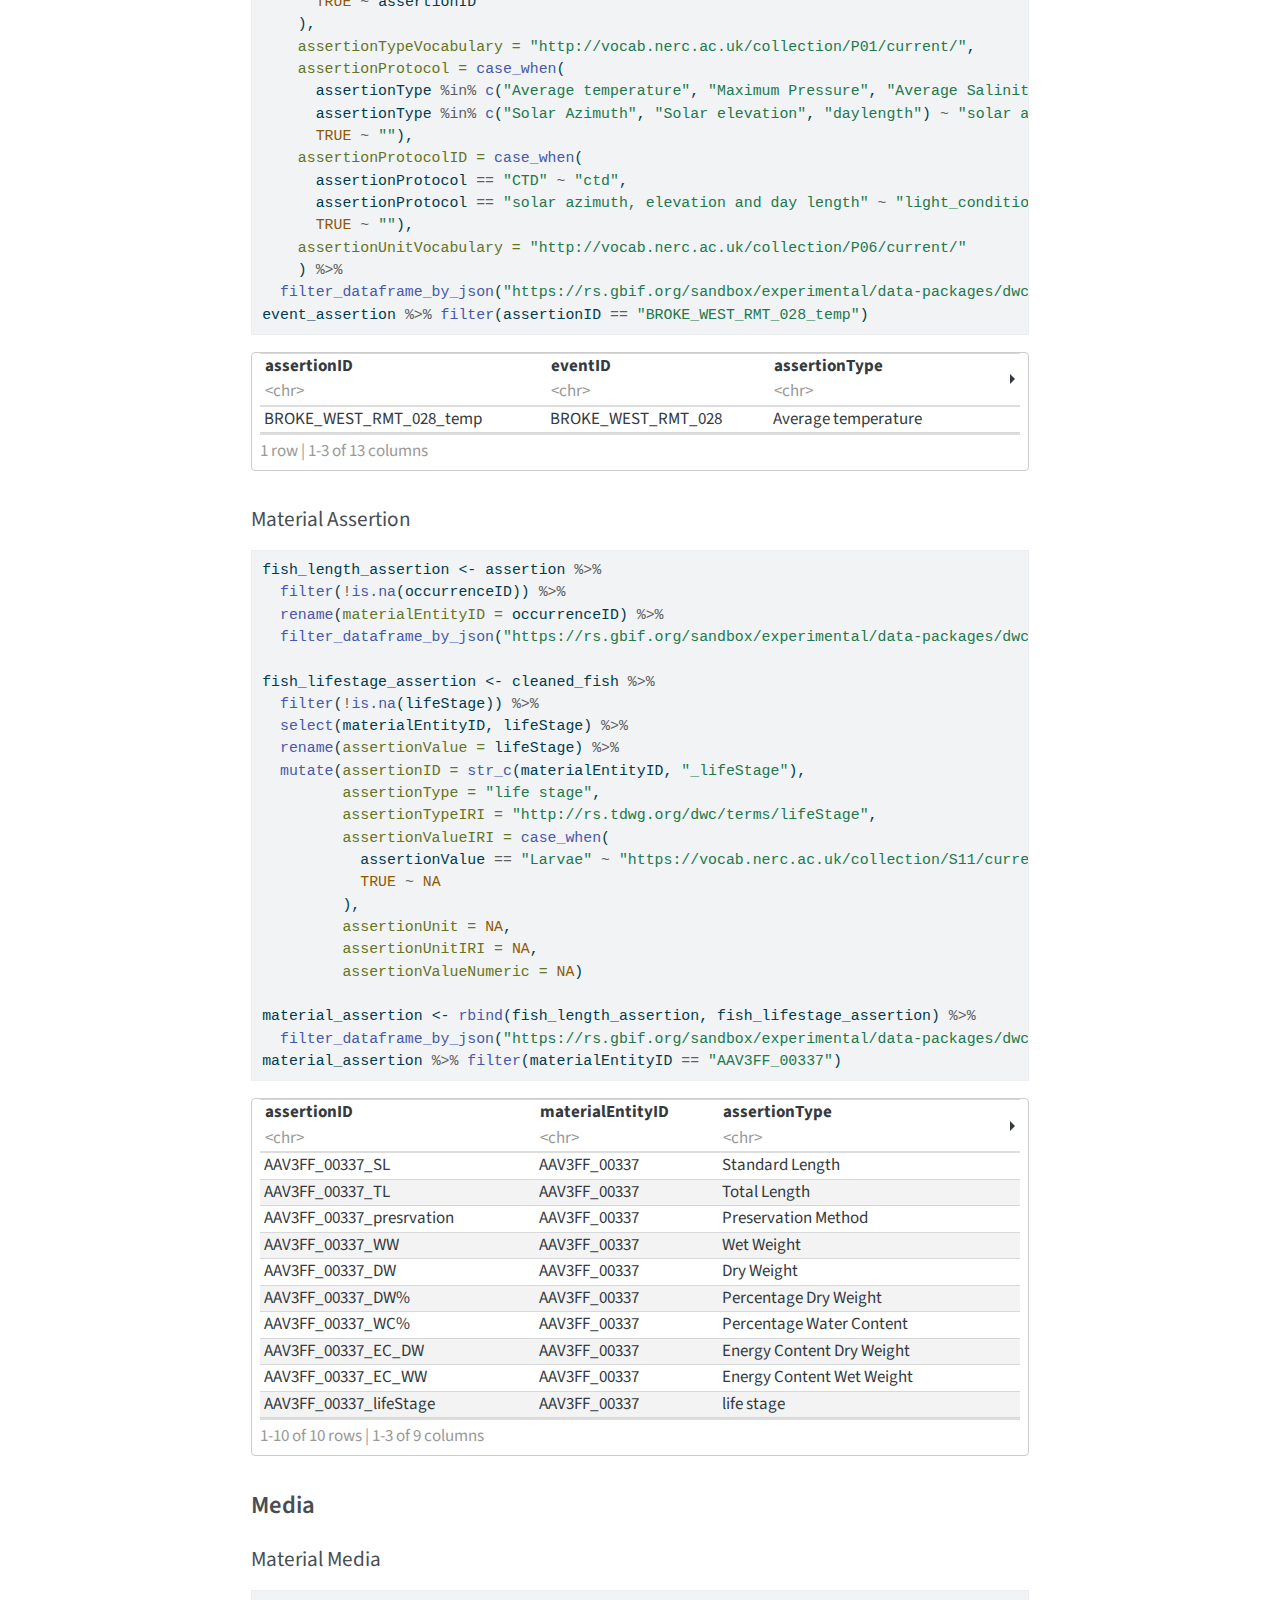
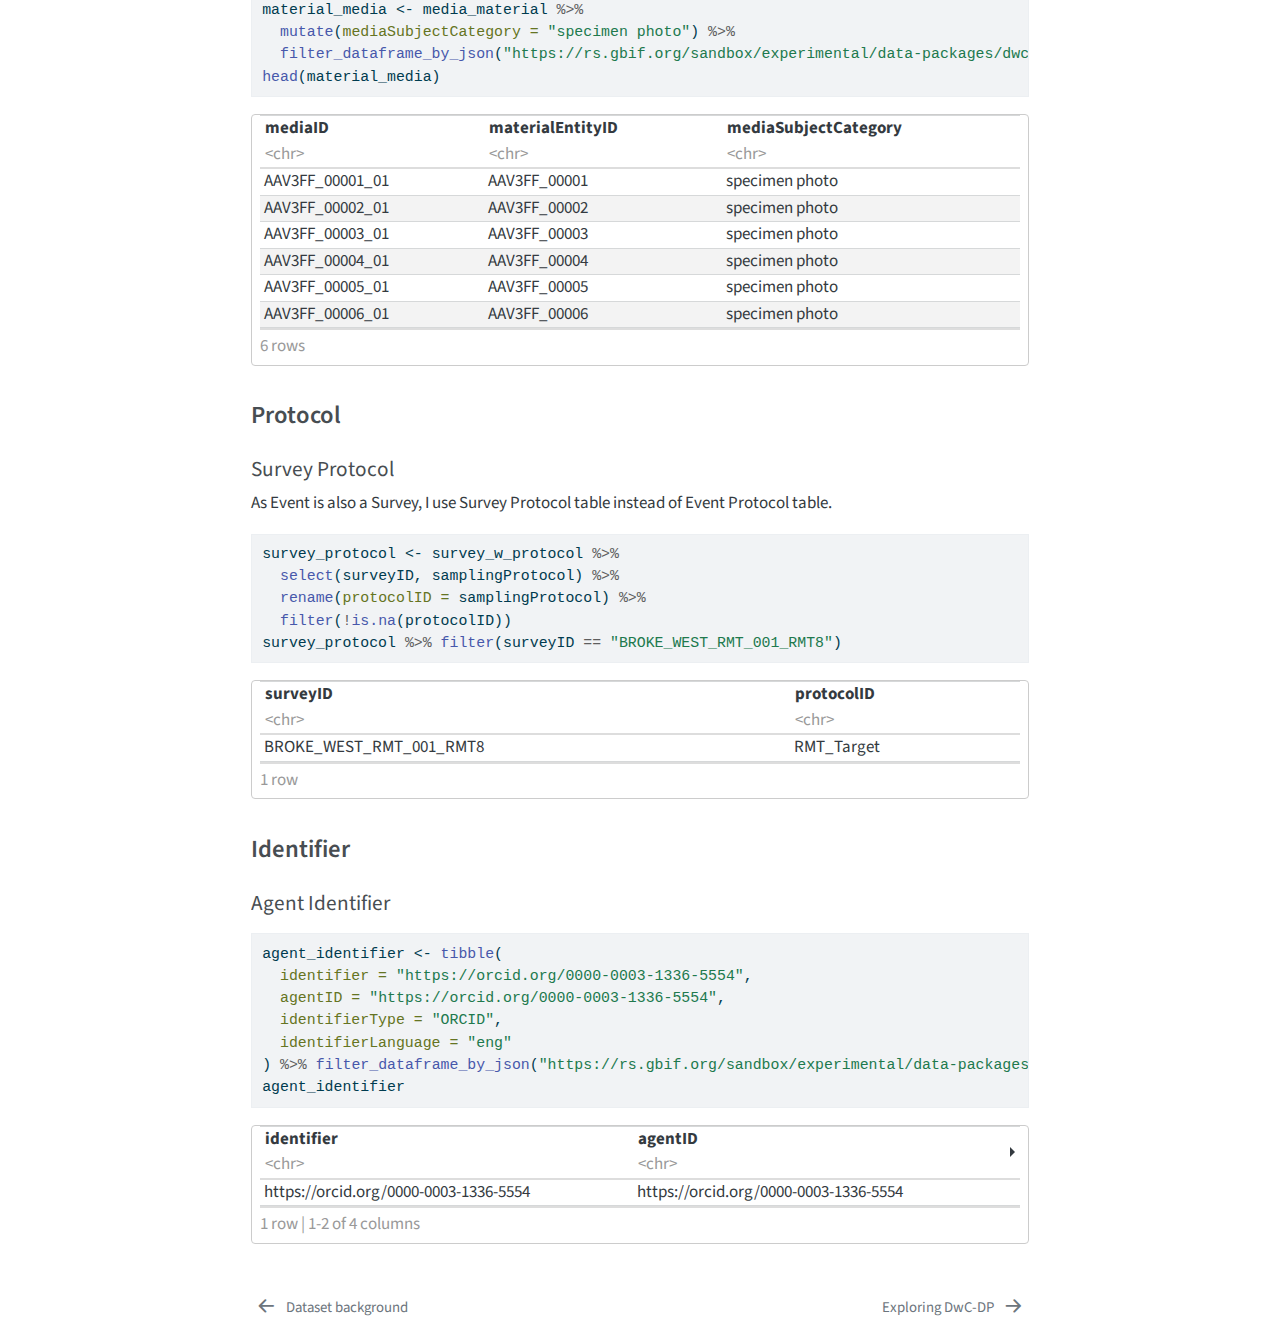
<file: docs/generate-dwc-dp.html>
<!DOCTYPE html>
<html xmlns="http://www.w3.org/1999/xhtml" lang="en" xml:lang="en"><head>

<meta charset="utf-8">
<meta name="generator" content="quarto-1.6.42">

<meta name="viewport" content="width=device-width, initial-scale=1.0, user-scalable=yes">

<meta name="dcterms.date" content="2025-03-10">

<title>Transform dataset into DwC-DP – BROKE-West fish to DwC-DP</title>
<style>
code{white-space: pre-wrap;}
span.smallcaps{font-variant: small-caps;}
div.columns{display: flex; gap: min(4vw, 1.5em);}
div.column{flex: auto; overflow-x: auto;}
div.hanging-indent{margin-left: 1.5em; text-indent: -1.5em;}
ul.task-list{list-style: none;}
ul.task-list li input[type="checkbox"] {
  width: 0.8em;
  margin: 0 0.8em 0.2em -1em; /* quarto-specific, see https://github.com/quarto-dev/quarto-cli/issues/4556 */ 
  vertical-align: middle;
}
/* CSS for syntax highlighting */
pre > code.sourceCode { white-space: pre; position: relative; }
pre > code.sourceCode > span { line-height: 1.25; }
pre > code.sourceCode > span:empty { height: 1.2em; }
.sourceCode { overflow: visible; }
code.sourceCode > span { color: inherit; text-decoration: inherit; }
div.sourceCode { margin: 1em 0; }
pre.sourceCode { margin: 0; }
@media screen {
div.sourceCode { overflow: auto; }
}
@media print {
pre > code.sourceCode { white-space: pre-wrap; }
pre > code.sourceCode > span { display: inline-block; text-indent: -5em; padding-left: 5em; }
}
pre.numberSource code
  { counter-reset: source-line 0; }
pre.numberSource code > span
  { position: relative; left: -4em; counter-increment: source-line; }
pre.numberSource code > span > a:first-child::before
  { content: counter(source-line);
    position: relative; left: -1em; text-align: right; vertical-align: baseline;
    border: none; display: inline-block;
    -webkit-touch-callout: none; -webkit-user-select: none;
    -khtml-user-select: none; -moz-user-select: none;
    -ms-user-select: none; user-select: none;
    padding: 0 4px; width: 4em;
  }
pre.numberSource { margin-left: 3em;  padding-left: 4px; }
div.sourceCode
  {   }
@media screen {
pre > code.sourceCode > span > a:first-child::before { text-decoration: underline; }
}
</style>


<script src="site_libs/quarto-nav/quarto-nav.js"></script>
<script src="site_libs/quarto-nav/headroom.min.js"></script>
<script src="site_libs/clipboard/clipboard.min.js"></script>
<script src="site_libs/quarto-search/autocomplete.umd.js"></script>
<script src="site_libs/quarto-search/fuse.min.js"></script>
<script src="site_libs/quarto-search/quarto-search.js"></script>
<meta name="quarto:offset" content="./">
<link href="./explore-dwc-dp.html" rel="next">
<link href="./dataset-background.html" rel="prev">
<script src="site_libs/quarto-html/quarto.js"></script>
<script src="site_libs/quarto-html/popper.min.js"></script>
<script src="site_libs/quarto-html/tippy.umd.min.js"></script>
<script src="site_libs/quarto-html/anchor.min.js"></script>
<link href="site_libs/quarto-html/tippy.css" rel="stylesheet">
<link href="site_libs/quarto-html/quarto-syntax-highlighting-2f5df379a58b258e96c21c0638c20c03.css" rel="stylesheet" id="quarto-text-highlighting-styles">
<script src="site_libs/bootstrap/bootstrap.min.js"></script>
<link href="site_libs/bootstrap/bootstrap-icons.css" rel="stylesheet">
<link href="site_libs/bootstrap/bootstrap-3f13cc09417cf69baaf74afa0e2e3cf6.min.css" rel="stylesheet" append-hash="true" id="quarto-bootstrap" data-mode="light">
<script id="quarto-search-options" type="application/json">{
  "location": "navbar",
  "copy-button": false,
  "collapse-after": 3,
  "panel-placement": "end",
  "type": "overlay",
  "limit": 50,
  "keyboard-shortcut": [
    "f",
    "/",
    "s"
  ],
  "show-item-context": false,
  "language": {
    "search-no-results-text": "No results",
    "search-matching-documents-text": "matching documents",
    "search-copy-link-title": "Copy link to search",
    "search-hide-matches-text": "Hide additional matches",
    "search-more-match-text": "more match in this document",
    "search-more-matches-text": "more matches in this document",
    "search-clear-button-title": "Clear",
    "search-text-placeholder": "",
    "search-detached-cancel-button-title": "Cancel",
    "search-submit-button-title": "Submit",
    "search-label": "Search"
  }
}</script>
<link href="site_libs/pagedtable-1.1/css/pagedtable.css" rel="stylesheet">
<script src="site_libs/pagedtable-1.1/js/pagedtable.js"></script>


<link rel="stylesheet" href="styles.css">
</head>

<body class="nav-sidebar docked nav-fixed">

<div id="quarto-search-results"></div>
  <header id="quarto-header" class="headroom fixed-top">
    <nav class="navbar navbar-expand-lg " data-bs-theme="dark">
      <div class="navbar-container container-fluid">
      <div class="navbar-brand-container mx-auto">
    <a class="navbar-brand" href="./index.html">
    <span class="navbar-title">BROKE-West fish to DwC-DP</span>
    </a>
  </div>
            <div id="quarto-search" class="" title="Search"></div>
          <button class="navbar-toggler" type="button" data-bs-toggle="collapse" data-bs-target="#navbarCollapse" aria-controls="navbarCollapse" role="menu" aria-expanded="false" aria-label="Toggle navigation" onclick="if (window.quartoToggleHeadroom) { window.quartoToggleHeadroom(); }">
  <span class="navbar-toggler-icon"></span>
</button>
          <div class="collapse navbar-collapse" id="navbarCollapse">
            <ul class="navbar-nav navbar-nav-scroll me-auto">
  <li class="nav-item">
    <a class="nav-link" href="./index.html"> 
<span class="menu-text">Home</span></a>
  </li>  
  <li class="nav-item compact">
    <a class="nav-link" href="https://github.com/biodiversity-aq/broke-west-fish-dwc-dp"> <i class="bi bi-github" role="img">
</i> 
<span class="menu-text"></span></a>
  </li>  
</ul>
          </div> <!-- /navcollapse -->
            <div class="quarto-navbar-tools">
</div>
      </div> <!-- /container-fluid -->
    </nav>
  <nav class="quarto-secondary-nav">
    <div class="container-fluid d-flex">
      <button type="button" class="quarto-btn-toggle btn" data-bs-toggle="collapse" role="button" data-bs-target=".quarto-sidebar-collapse-item" aria-controls="quarto-sidebar" aria-expanded="false" aria-label="Toggle sidebar navigation" onclick="if (window.quartoToggleHeadroom) { window.quartoToggleHeadroom(); }">
        <i class="bi bi-layout-text-sidebar-reverse"></i>
      </button>
        <nav class="quarto-page-breadcrumbs" aria-label="breadcrumb"><ol class="breadcrumb"><li class="breadcrumb-item"><a href="./generate-dwc-dp.html">Darwin Core Data Package</a></li><li class="breadcrumb-item"><a href="./generate-dwc-dp.html">Generate tables for DwC-DP</a></li></ol></nav>
        <a class="flex-grow-1" role="navigation" data-bs-toggle="collapse" data-bs-target=".quarto-sidebar-collapse-item" aria-controls="quarto-sidebar" aria-expanded="false" aria-label="Toggle sidebar navigation" onclick="if (window.quartoToggleHeadroom) { window.quartoToggleHeadroom(); }">      
        </a>
    </div>
  </nav>
</header>
<!-- content -->
<div id="quarto-content" class="quarto-container page-columns page-rows-contents page-layout-article page-navbar">
<!-- sidebar -->
  <nav id="quarto-sidebar" class="sidebar collapse collapse-horizontal quarto-sidebar-collapse-item sidebar-navigation docked overflow-auto">
    <div class="sidebar-menu-container"> 
    <ul class="list-unstyled mt-1">
        <li class="sidebar-item sidebar-item-section">
      <div class="sidebar-item-container"> 
            <a class="sidebar-item-text sidebar-link text-start" data-bs-toggle="collapse" data-bs-target="#quarto-sidebar-section-1" role="navigation" aria-expanded="true">
 <span class="menu-text">Background</span></a>
          <a class="sidebar-item-toggle text-start" data-bs-toggle="collapse" data-bs-target="#quarto-sidebar-section-1" role="navigation" aria-expanded="true" aria-label="Toggle section">
            <i class="bi bi-chevron-right ms-2"></i>
          </a> 
      </div>
      <ul id="quarto-sidebar-section-1" class="collapse list-unstyled sidebar-section depth1 show">  
          <li class="sidebar-item">
  <div class="sidebar-item-container"> 
  <a href="./dataset-background.html" class="sidebar-item-text sidebar-link">
 <span class="menu-text">Dataset background</span></a>
  </div>
</li>
      </ul>
  </li>
        <li class="sidebar-item sidebar-item-section">
      <div class="sidebar-item-container"> 
            <a class="sidebar-item-text sidebar-link text-start" data-bs-toggle="collapse" data-bs-target="#quarto-sidebar-section-2" role="navigation" aria-expanded="true">
 <span class="menu-text">Darwin Core Data Package</span></a>
          <a class="sidebar-item-toggle text-start" data-bs-toggle="collapse" data-bs-target="#quarto-sidebar-section-2" role="navigation" aria-expanded="true" aria-label="Toggle section">
            <i class="bi bi-chevron-right ms-2"></i>
          </a> 
      </div>
      <ul id="quarto-sidebar-section-2" class="collapse list-unstyled sidebar-section depth1 show">  
          <li class="sidebar-item">
  <div class="sidebar-item-container"> 
  <a href="./generate-dwc-dp.html" class="sidebar-item-text sidebar-link active">
 <span class="menu-text">Generate tables for DwC-DP</span></a>
  </div>
</li>
          <li class="sidebar-item">
  <div class="sidebar-item-container"> 
  <a href="./explore-dwc-dp.html" class="sidebar-item-text sidebar-link">
 <span class="menu-text">Exploring DwC-DP</span></a>
  </div>
</li>
      </ul>
  </li>
    </ul>
    </div>
</nav>
<div id="quarto-sidebar-glass" class="quarto-sidebar-collapse-item" data-bs-toggle="collapse" data-bs-target=".quarto-sidebar-collapse-item"></div>
<!-- margin-sidebar -->
    <div id="quarto-margin-sidebar" class="sidebar margin-sidebar">
        <nav id="TOC" role="doc-toc" class="toc-active">
    <h2 id="toc-title">On this page</h2>
   
  <ul>
  <li><a href="#darwin-core-data-package" id="toc-darwin-core-data-package" class="nav-link active" data-scroll-target="#darwin-core-data-package">Darwin Core Data Package</a></li>
  <li><a href="#clean-fish-data" id="toc-clean-fish-data" class="nav-link" data-scroll-target="#clean-fish-data">Clean fish data</a></li>
  <li><a href="#main-tables" id="toc-main-tables" class="nav-link" data-scroll-target="#main-tables">Main tables</a>
  <ul class="collapse">
  <li><a href="#agent" id="toc-agent" class="nav-link" data-scroll-target="#agent">Agent</a></li>
  <li><a href="#event" id="toc-event" class="nav-link" data-scroll-target="#event">Event</a></li>
  <li><a href="#material" id="toc-material" class="nav-link" data-scroll-target="#material">Material</a></li>
  <li><a href="#identification" id="toc-identification" class="nav-link" data-scroll-target="#identification">Identification</a></li>
  <li><a href="#media" id="toc-media" class="nav-link" data-scroll-target="#media">Media</a></li>
  <li><a href="#survey" id="toc-survey" class="nav-link" data-scroll-target="#survey">Survey</a></li>
  <li><a href="#protocol" id="toc-protocol" class="nav-link" data-scroll-target="#protocol">Protocol</a></li>
  <li><a href="#survey-target-occurrence" id="toc-survey-target-occurrence" class="nav-link" data-scroll-target="#survey-target-occurrence">Survey Target &amp; Occurrence</a></li>
  </ul></li>
  <li><a href="#common-tables" id="toc-common-tables" class="nav-link" data-scroll-target="#common-tables">Common tables</a>
  <ul class="collapse">
  <li><a href="#tables-not-needed-agent-related-tables" id="toc-tables-not-needed-agent-related-tables" class="nav-link" data-scroll-target="#tables-not-needed-agent-related-tables">Tables not needed: Agent related tables</a></li>
  <li><a href="#assertion" id="toc-assertion" class="nav-link" data-scroll-target="#assertion">Assertion</a></li>
  <li><a href="#media-1" id="toc-media-1" class="nav-link" data-scroll-target="#media-1">Media</a></li>
  <li><a href="#protocol-1" id="toc-protocol-1" class="nav-link" data-scroll-target="#protocol-1">Protocol</a></li>
  <li><a href="#identifier" id="toc-identifier" class="nav-link" data-scroll-target="#identifier">Identifier</a></li>
  </ul></li>
  </ul>
</nav>
    </div>
<!-- main -->
<main class="content" id="quarto-document-content">

<header id="title-block-header" class="quarto-title-block default"><nav class="quarto-page-breadcrumbs quarto-title-breadcrumbs d-none d-lg-block" aria-label="breadcrumb"><ol class="breadcrumb"><li class="breadcrumb-item"><a href="./generate-dwc-dp.html">Darwin Core Data Package</a></li><li class="breadcrumb-item"><a href="./generate-dwc-dp.html">Generate tables for DwC-DP</a></li></ol></nav>
<div class="quarto-title">
<h1 class="title">Transform dataset into DwC-DP</h1>
</div>



<div class="quarto-title-meta">

    
    <div>
    <div class="quarto-title-meta-heading">Published</div>
    <div class="quarto-title-meta-contents">
      <p class="date">March 10, 2025</p>
    </div>
  </div>
  
    
  </div>
  


</header>


<section id="darwin-core-data-package" class="level2">
<h2 class="anchored" data-anchor-id="darwin-core-data-package">Darwin Core Data Package</h2>
<p>The mapping is based on schema from <a href="https://rs.gbif.org/sandbox/experimental/data-packages/dwc-dp/0.1/" class="uri">https://rs.gbif.org/sandbox/experimental/data-packages/dwc-dp/0.1/</a></p>
</section>
<section id="clean-fish-data" class="level2">
<h2 class="anchored" data-anchor-id="clean-fish-data">Clean fish data</h2>
<p>Clean the fish data so that the fields are ready for use for further manipulation.</p>
<div class="cell">
<div class="sourceCode cell-code" id="cb1"><pre class="sourceCode r code-with-copy"><code class="sourceCode r"><span id="cb1-1"><a href="#cb1-1" aria-hidden="true" tabindex="-1"></a><span class="fu">library</span>(worrms)</span>
<span id="cb1-2"><a href="#cb1-2" aria-hidden="true" tabindex="-1"></a></span>
<span id="cb1-3"><a href="#cb1-3" aria-hidden="true" tabindex="-1"></a>cleaned_fish <span class="ot">&lt;-</span> raw_fish_data <span class="sc">%&gt;%</span></span>
<span id="cb1-4"><a href="#cb1-4" aria-hidden="true" tabindex="-1"></a>  <span class="co"># exclude those without sample number</span></span>
<span id="cb1-5"><a href="#cb1-5" aria-hidden="true" tabindex="-1"></a>  <span class="fu">filter</span>(<span class="st">`</span><span class="at">Sample number</span><span class="st">`</span> <span class="sc">!=</span> <span class="st">"/"</span>) <span class="sc">%&gt;%</span></span>
<span id="cb1-6"><a href="#cb1-6" aria-hidden="true" tabindex="-1"></a>  <span class="fu">rename</span>(</span>
<span id="cb1-7"><a href="#cb1-7" aria-hidden="true" tabindex="-1"></a>    <span class="at">family =</span> Family,</span>
<span id="cb1-8"><a href="#cb1-8" aria-hidden="true" tabindex="-1"></a>    <span class="at">preparations =</span> presrvation,</span>
<span id="cb1-9"><a href="#cb1-9" aria-hidden="true" tabindex="-1"></a>    <span class="at">lifeStage =</span> C1,</span>
<span id="cb1-10"><a href="#cb1-10" aria-hidden="true" tabindex="-1"></a>    <span class="at">materialEntityID =</span> <span class="st">`</span><span class="at">Sample number</span><span class="st">`</span>,</span>
<span id="cb1-11"><a href="#cb1-11" aria-hidden="true" tabindex="-1"></a>    <span class="at">netSize =</span> <span class="st">`</span><span class="at">Net Size</span><span class="st">`</span></span>
<span id="cb1-12"><a href="#cb1-12" aria-hidden="true" tabindex="-1"></a>  ) <span class="sc">%&gt;%</span></span>
<span id="cb1-13"><a href="#cb1-13" aria-hidden="true" tabindex="-1"></a>  <span class="fu">mutate</span>(</span>
<span id="cb1-14"><a href="#cb1-14" aria-hidden="true" tabindex="-1"></a>    <span class="at">station_number_cleaned =</span> <span class="fu">str_remove_all</span>(<span class="st">`</span><span class="at">Station number</span><span class="st">`</span>, <span class="st">"</span><span class="sc">\\</span><span class="st">s*"</span>), <span class="co"># Remove white spaces</span></span>
<span id="cb1-15"><a href="#cb1-15" aria-hidden="true" tabindex="-1"></a>    <span class="at">eventID =</span> <span class="fu">str_c</span>(<span class="st">"BROKE_WEST_RMT_"</span>, station_number_cleaned, <span class="st">"_RMT"</span>, <span class="st">`</span><span class="at">netSize</span><span class="st">`</span>), </span>
<span id="cb1-16"><a href="#cb1-16" aria-hidden="true" tabindex="-1"></a>    <span class="at">disposition =</span> <span class="fu">case_when</span>(</span>
<span id="cb1-17"><a href="#cb1-17" aria-hidden="true" tabindex="-1"></a>      Location <span class="sc">==</span> <span class="st">"Anton"</span> <span class="sc">~</span> <span class="st">"pending accession into Institue of Natural Sciences' collection"</span>,</span>
<span id="cb1-18"><a href="#cb1-18" aria-hidden="true" tabindex="-1"></a>      <span class="co"># not sure where the samples of Evgeny and Megan go</span></span>
<span id="cb1-19"><a href="#cb1-19" aria-hidden="true" tabindex="-1"></a>      <span class="cn">TRUE</span> <span class="sc">~</span> <span class="st">""</span>),</span>
<span id="cb1-20"><a href="#cb1-20" aria-hidden="true" tabindex="-1"></a>    <span class="at">verbatimIdentification =</span> <span class="fu">case_when</span>(</span>
<span id="cb1-21"><a href="#cb1-21" aria-hidden="true" tabindex="-1"></a>      Species <span class="sc">==</span> <span class="st">"Unidentified"</span> <span class="sc">~</span> <span class="st">""</span>, </span>
<span id="cb1-22"><a href="#cb1-22" aria-hidden="true" tabindex="-1"></a>      Species <span class="sc">==</span> <span class="st">"/"</span> <span class="sc">~</span> <span class="st">""</span>,</span>
<span id="cb1-23"><a href="#cb1-23" aria-hidden="true" tabindex="-1"></a>      <span class="cn">TRUE</span> <span class="sc">~</span> Species),</span>
<span id="cb1-24"><a href="#cb1-24" aria-hidden="true" tabindex="-1"></a>    <span class="at">scientificName =</span> <span class="fu">case_when</span>(</span>
<span id="cb1-25"><a href="#cb1-25" aria-hidden="true" tabindex="-1"></a>      <span class="fu">grepl</span>(<span class="st">" sp</span><span class="sc">\\</span><span class="st">.$"</span>, verbatimIdentification) <span class="sc">~</span> <span class="fu">sub</span>(<span class="st">" sp</span><span class="sc">\\</span><span class="st">.$"</span>, <span class="st">""</span>, verbatimIdentification),</span>
<span id="cb1-26"><a href="#cb1-26" aria-hidden="true" tabindex="-1"></a>      <span class="co"># correct typo of scientificName based on WoRMS</span></span>
<span id="cb1-27"><a href="#cb1-27" aria-hidden="true" tabindex="-1"></a>      verbatimIdentification <span class="sc">==</span> <span class="st">"Protomytophum bollini"</span> <span class="sc">~</span> <span class="st">"Protomyctophum bolini"</span>,</span>
<span id="cb1-28"><a href="#cb1-28" aria-hidden="true" tabindex="-1"></a>      verbatimIdentification <span class="sc">==</span> <span class="st">"Artedidraco scottsbergi"</span> <span class="sc">~</span> <span class="st">"Artedidraco skottsbergi"</span>,</span>
<span id="cb1-29"><a href="#cb1-29" aria-hidden="true" tabindex="-1"></a>      verbatimIdentification <span class="sc">==</span> <span class="st">"Gymnoscophelus braueri"</span> <span class="sc">~</span> <span class="st">"Gymnoscopelus braueri"</span>,</span>
<span id="cb1-30"><a href="#cb1-30" aria-hidden="true" tabindex="-1"></a>      <span class="co"># Unidentified == Biota because lifeStage = larvae for these records. Can we be sure that these are fish?</span></span>
<span id="cb1-31"><a href="#cb1-31" aria-hidden="true" tabindex="-1"></a>      Species <span class="sc">==</span> <span class="st">"Unidentified"</span> <span class="sc">~</span> <span class="st">"Biota"</span>, </span>
<span id="cb1-32"><a href="#cb1-32" aria-hidden="true" tabindex="-1"></a>      Species <span class="sc">==</span> <span class="st">"/"</span> <span class="sc">~</span> <span class="st">""</span>,</span>
<span id="cb1-33"><a href="#cb1-33" aria-hidden="true" tabindex="-1"></a>      <span class="cn">TRUE</span> <span class="sc">~</span> verbatimIdentification</span>
<span id="cb1-34"><a href="#cb1-34" aria-hidden="true" tabindex="-1"></a>    )</span>
<span id="cb1-35"><a href="#cb1-35" aria-hidden="true" tabindex="-1"></a>    <span class="co"># no more identificationQualifier, use verbatimIdentification :)</span></span>
<span id="cb1-36"><a href="#cb1-36" aria-hidden="true" tabindex="-1"></a>  )</span>
<span id="cb1-37"><a href="#cb1-37" aria-hidden="true" tabindex="-1"></a>  </span>
<span id="cb1-38"><a href="#cb1-38" aria-hidden="true" tabindex="-1"></a><span class="co"># match unique scientificName to WoRMS to obtain LSID of AphiaID</span></span>
<span id="cb1-39"><a href="#cb1-39" aria-hidden="true" tabindex="-1"></a>matched_taxa <span class="ot">&lt;-</span> <span class="fu">wm_records_names</span>(<span class="fu">unique</span>(cleaned_fish<span class="sc">$</span>scientificName)) <span class="sc">%&gt;%</span></span>
<span id="cb1-40"><a href="#cb1-40" aria-hidden="true" tabindex="-1"></a>  <span class="co"># the taxon match returns list of lists, this function creates a table of the following fields out of the lists</span></span>
<span id="cb1-41"><a href="#cb1-41" aria-hidden="true" tabindex="-1"></a>  <span class="co"># keep aphiaID for surveyTargetID</span></span>
<span id="cb1-42"><a href="#cb1-42" aria-hidden="true" tabindex="-1"></a>  <span class="fu">map_df</span>(<span class="sc">~</span> <span class="fu">select</span>(.x, scientificname, lsid, rank, kingdom, AphiaID)) <span class="sc">%&gt;%</span></span>
<span id="cb1-43"><a href="#cb1-43" aria-hidden="true" tabindex="-1"></a>  <span class="fu">rename</span>(<span class="at">scientificName =</span> scientificname, <span class="at">scientificNameID =</span> lsid, <span class="at">taxonRank =</span> rank)</span>
<span id="cb1-44"><a href="#cb1-44" aria-hidden="true" tabindex="-1"></a></span>
<span id="cb1-45"><a href="#cb1-45" aria-hidden="true" tabindex="-1"></a><span class="co"># join table to get scientificNameID and taxonRank</span></span>
<span id="cb1-46"><a href="#cb1-46" aria-hidden="true" tabindex="-1"></a>cleaned_fish <span class="ot">&lt;-</span> cleaned_fish <span class="sc">%&gt;%</span> </span>
<span id="cb1-47"><a href="#cb1-47" aria-hidden="true" tabindex="-1"></a>  <span class="fu">left_join</span>(matched_taxa, <span class="at">by =</span> <span class="st">"scientificName"</span>)</span>
<span id="cb1-48"><a href="#cb1-48" aria-hidden="true" tabindex="-1"></a></span>
<span id="cb1-49"><a href="#cb1-49" aria-hidden="true" tabindex="-1"></a><span class="co"># preview distinct verbatimIdentification and matched scientificName and scientificNameID from WoRMS</span></span>
<span id="cb1-50"><a href="#cb1-50" aria-hidden="true" tabindex="-1"></a>cleaned_fish <span class="sc">%&gt;%</span> <span class="fu">distinct</span>(verbatimIdentification, scientificName, scientificNameID, kingdom)</span></code><button title="Copy to Clipboard" class="code-copy-button"><i class="bi"></i></button></pre></div>
<div class="cell-output-display">
<div data-pagedtable="false">
  <script data-pagedtable-source="" type="application/json">
{"columns":[{"label":["verbatimIdentification"],"name":[1],"type":["chr"],"align":["left"]},{"label":["scientificName"],"name":[2],"type":["chr"],"align":["left"]},{"label":["scientificNameID"],"name":[3],"type":["chr"],"align":["left"]},{"label":["kingdom"],"name":[4],"type":["chr"],"align":["left"]}],"data":[{"1":"Bathydraco sp.","2":"Bathydraco","3":"urn:lsid:marinespecies.org:taxname:234552","4":"Animalia"},{"1":"Pogonophryne marmorata","2":"Pogonophryne marmorata","3":"urn:lsid:marinespecies.org:taxname:234730","4":"Animalia"},{"1":"Cygnodraco mawsoni","2":"Cygnodraco mawsoni","3":"urn:lsid:marinespecies.org:taxname:234834","4":"Animalia"},{"1":"Electrona antarctica","2":"Electrona antarctica","3":"urn:lsid:marinespecies.org:taxname:217697","4":"Animalia"},{"1":"Notolepis coatsi","2":"Notolepis coatsi","3":"urn:lsid:marinespecies.org:taxname:234695","4":"Animalia"},{"1":"Pleuragramma antarcticum","2":"Pleuragramma antarcticum","3":"urn:lsid:marinespecies.org:taxname:234721","4":"Animalia"},{"1":"Trematomus sp.","2":"Trematomus","3":"urn:lsid:marinespecies.org:taxname:234566","4":"Animalia"},{"1":"Chionodraco sp.","2":"Chionodraco","3":"urn:lsid:marinespecies.org:taxname:234582","4":"Animalia"},{"1":"Gymnodraco acuticeps","2":"Gymnodraco acuticeps","3":"urn:lsid:marinespecies.org:taxname:234800","4":"Animalia"},{"1":"Pagetopsis maculatus","2":"Pagetopsis maculatus","3":"urn:lsid:marinespecies.org:taxname:1621601","4":"Animalia"},{"1":"Cryodraco antarcticus","2":"Cryodraco antarcticus","3":"urn:lsid:marinespecies.org:taxname:234720","4":"Animalia"},{"1":"","2":"Biota","3":"urn:lsid:marinespecies.org:taxname:1","4":"NA"},{"1":"Prionodraco evansii","2":"Prionodraco evansii","3":"urn:lsid:marinespecies.org:taxname:234777","4":"Animalia"},{"1":"Protomytophum bollini","2":"Protomyctophum bolini","3":"urn:lsid:marinespecies.org:taxname:234714","4":"Animalia"},{"1":"Artedidraco scottsbergi","2":"Artedidraco skottsbergi","3":"urn:lsid:marinespecies.org:taxname:234621","4":"Animalia"},{"1":"Gerlachea australis","2":"Gerlachea australis","3":"urn:lsid:marinespecies.org:taxname:234808","4":"Animalia"},{"1":"Gymnoscophelus braueri","2":"Gymnoscopelus braueri","3":"urn:lsid:marinespecies.org:taxname:234642","4":"Animalia"},{"1":"Macrouridae sp.","2":"Macrouridae","3":"urn:lsid:marinespecies.org:taxname:125471","4":"Animalia"}],"options":{"columns":{"min":{},"max":[10]},"rows":{"min":[10],"max":[10]},"pages":{}}}
  </script>
</div>
</div>
</div>
</section>
<section id="main-tables" class="level2">
<h2 class="anchored" data-anchor-id="main-tables">Main tables</h2>
<section id="agent" class="level3">
<h3 class="anchored" data-anchor-id="agent">Agent</h3>
<p>There is only Anton here because this version of dataset does not contain squid records (from the catch).</p>
<div class="cell">
<div class="sourceCode cell-code" id="cb2"><pre class="sourceCode r code-with-copy"><code class="sourceCode r"><span id="cb2-1"><a href="#cb2-1" aria-hidden="true" tabindex="-1"></a>agent <span class="ot">&lt;-</span> <span class="fu">tibble</span>(</span>
<span id="cb2-2"><a href="#cb2-2" aria-hidden="true" tabindex="-1"></a>  <span class="at">agentID =</span> <span class="st">"https://orcid.org/0000-0003-1336-5554"</span>,</span>
<span id="cb2-3"><a href="#cb2-3" aria-hidden="true" tabindex="-1"></a>  <span class="at">agentType =</span> <span class="st">"person"</span>,</span>
<span id="cb2-4"><a href="#cb2-4" aria-hidden="true" tabindex="-1"></a>  <span class="at">preferredAgentName =</span> <span class="st">"Anton Van de Putte"</span></span>
<span id="cb2-5"><a href="#cb2-5" aria-hidden="true" tabindex="-1"></a>) <span class="sc">%&gt;%</span> <span class="fu">filter_dataframe_by_json</span>(<span class="st">"https://rs.gbif.org/sandbox/experimental/data-packages/dwc-dp/0.1/table-schemas/agent.json"</span>)</span></code><button title="Copy to Clipboard" class="code-copy-button"><i class="bi"></i></button></pre></div>
</div>
</section>
<section id="event" class="level3">
<h3 class="anchored" data-anchor-id="event">Event</h3>
<p>How do we determine what <code>eventType</code> to use? e.g.&nbsp;an Event can be both <code>Survey</code> and <code>MaterialGathering</code>.</p>
<div class="cell">
<div class="sourceCode cell-code" id="cb3"><pre class="sourceCode r code-with-copy"><code class="sourceCode r"><span id="cb3-1"><a href="#cb3-1" aria-hidden="true" tabindex="-1"></a><span class="co"># Create subevents with net because it is the lowest event with organisms</span></span>
<span id="cb3-2"><a href="#cb3-2" aria-hidden="true" tabindex="-1"></a>subevents <span class="ot">&lt;-</span> event_google <span class="sc">%&gt;%</span></span>
<span id="cb3-3"><a href="#cb3-3" aria-hidden="true" tabindex="-1"></a>  <span class="fu">filter</span>(eventID <span class="sc">!=</span> <span class="st">"BROKE_WEST"</span>) <span class="sc">%&gt;%</span> <span class="co"># Exclude the main event</span></span>
<span id="cb3-4"><a href="#cb3-4" aria-hidden="true" tabindex="-1"></a>  <span class="fu">mutate</span>(<span class="at">eventType =</span> <span class="st">"Survey - net type"</span>) <span class="sc">%&gt;%</span> <span class="co"># Set eventType for subevents</span></span>
<span id="cb3-5"><a href="#cb3-5" aria-hidden="true" tabindex="-1"></a>  <span class="fu">expand_grid</span>(<span class="at">suffix =</span> <span class="fu">c</span>(<span class="st">"_RMT1"</span>, <span class="st">"_RMT8"</span>)) <span class="sc">%&gt;%</span> <span class="co"># Create subevent suffixes with net size</span></span>
<span id="cb3-6"><a href="#cb3-6" aria-hidden="true" tabindex="-1"></a>  <span class="fu">mutate</span>(</span>
<span id="cb3-7"><a href="#cb3-7" aria-hidden="true" tabindex="-1"></a>    <span class="at">eventID =</span> <span class="fu">paste0</span>(eventID, suffix), <span class="co"># Append suffix to eventID</span></span>
<span id="cb3-8"><a href="#cb3-8" aria-hidden="true" tabindex="-1"></a>    <span class="at">parentEventID =</span> eventID <span class="sc">%&gt;%</span> <span class="fu">sub</span>(<span class="st">"_RMT[18]$"</span>, <span class="st">""</span>, .) <span class="co"># Assign correct parent</span></span>
<span id="cb3-9"><a href="#cb3-9" aria-hidden="true" tabindex="-1"></a>  ) <span class="sc">%&gt;%</span></span>
<span id="cb3-10"><a href="#cb3-10" aria-hidden="true" tabindex="-1"></a>  <span class="fu">select</span>(<span class="sc">-</span>suffix) <span class="co"># Remove the suffix column</span></span>
<span id="cb3-11"><a href="#cb3-11" aria-hidden="true" tabindex="-1"></a>  </span>
<span id="cb3-12"><a href="#cb3-12" aria-hidden="true" tabindex="-1"></a><span class="co"># Combine original and subevents</span></span>
<span id="cb3-13"><a href="#cb3-13" aria-hidden="true" tabindex="-1"></a>event <span class="ot">&lt;-</span> <span class="fu">bind_rows</span>(event_google, subevents) <span class="sc">%&gt;%</span></span>
<span id="cb3-14"><a href="#cb3-14" aria-hidden="true" tabindex="-1"></a>  <span class="fu">mutate</span>(</span>
<span id="cb3-15"><a href="#cb3-15" aria-hidden="true" tabindex="-1"></a>    <span class="at">sampleSizeValue =</span> <span class="fu">case_when</span>(</span>
<span id="cb3-16"><a href="#cb3-16" aria-hidden="true" tabindex="-1"></a>      <span class="fu">str_detect</span>(eventID, <span class="st">"_RMT8"</span>) <span class="sc">~</span> sampleSizeValue,</span>
<span id="cb3-17"><a href="#cb3-17" aria-hidden="true" tabindex="-1"></a>      <span class="cn">TRUE</span> <span class="sc">~</span> <span class="cn">NA</span></span>
<span id="cb3-18"><a href="#cb3-18" aria-hidden="true" tabindex="-1"></a>      ),</span>
<span id="cb3-19"><a href="#cb3-19" aria-hidden="true" tabindex="-1"></a>    <span class="at">sampleSizeUnit =</span> <span class="fu">case_when</span>(</span>
<span id="cb3-20"><a href="#cb3-20" aria-hidden="true" tabindex="-1"></a>    <span class="fu">str_detect</span>(eventID, <span class="st">"_RMT8"</span>) <span class="sc">~</span> sampleSizeUnit,</span>
<span id="cb3-21"><a href="#cb3-21" aria-hidden="true" tabindex="-1"></a>    <span class="cn">TRUE</span> <span class="sc">~</span> <span class="cn">NA</span>)</span>
<span id="cb3-22"><a href="#cb3-22" aria-hidden="true" tabindex="-1"></a>  ) <span class="sc">%&gt;%</span></span>
<span id="cb3-23"><a href="#cb3-23" aria-hidden="true" tabindex="-1"></a>  <span class="fu">filter_dataframe_by_json</span>(<span class="st">"https://rs.gbif.org/sandbox/experimental/data-packages/dwc-dp/0.1/table-schemas/event.json"</span>)</span>
<span id="cb3-24"><a href="#cb3-24" aria-hidden="true" tabindex="-1"></a>  </span>
<span id="cb3-25"><a href="#cb3-25" aria-hidden="true" tabindex="-1"></a>event <span class="sc">%&gt;%</span> <span class="fu">filter</span>(<span class="fu">str_starts</span>(eventID, <span class="st">"BROKE_WEST_RMT_001"</span>)) <span class="sc">%&gt;%</span> <span class="fu">select</span>(eventID, parentEventID, eventType)</span></code><button title="Copy to Clipboard" class="code-copy-button"><i class="bi"></i></button></pre></div>
<div class="cell-output-display">
<div data-pagedtable="false">
  <script data-pagedtable-source="" type="application/json">
{"columns":[{"label":["eventID"],"name":[1],"type":["chr"],"align":["left"]},{"label":["parentEventID"],"name":[2],"type":["chr"],"align":["left"]},{"label":["eventType"],"name":[3],"type":["chr"],"align":["left"]}],"data":[{"1":"BROKE_WEST_RMT_001","2":"BROKE_WEST","3":"Survey"},{"1":"BROKE_WEST_RMT_001_RMT1","2":"BROKE_WEST_RMT_001","3":"Survey - net type"},{"1":"BROKE_WEST_RMT_001_RMT8","2":"BROKE_WEST_RMT_001","3":"Survey - net type"}],"options":{"columns":{"min":{},"max":[10]},"rows":{"min":[10],"max":[10]},"pages":{}}}
  </script>
</div>
</div>
</div>
</section>
<section id="material" class="level3">
<h3 class="anchored" data-anchor-id="material">Material</h3>
<p>Material includes:</p>
<ul>
<li>preserved individual fish</li>
<li>stomach content of individual fish</li>
</ul>
<div class="cell">
<div class="sourceCode cell-code" id="cb4"><pre class="sourceCode r code-with-copy"><code class="sourceCode r"><span id="cb4-1"><a href="#cb4-1" aria-hidden="true" tabindex="-1"></a>individual_fish <span class="ot">&lt;-</span> cleaned_fish <span class="sc">%&gt;%</span> </span>
<span id="cb4-2"><a href="#cb4-2" aria-hidden="true" tabindex="-1"></a>  <span class="fu">mutate</span>(</span>
<span id="cb4-3"><a href="#cb4-3" aria-hidden="true" tabindex="-1"></a>    <span class="at">materialEntityType =</span> <span class="st">"whole organism"</span>,  </span>
<span id="cb4-4"><a href="#cb4-4" aria-hidden="true" tabindex="-1"></a>    <span class="at">collectedBy =</span> <span class="st">"Anton Van de Putte"</span>,</span>
<span id="cb4-5"><a href="#cb4-5" aria-hidden="true" tabindex="-1"></a>    <span class="at">collectedByID =</span> <span class="st">"https://orcid.org/0000-0003-1336-5554"</span>,</span>
<span id="cb4-6"><a href="#cb4-6" aria-hidden="true" tabindex="-1"></a>    <span class="at">identifiedBy =</span> <span class="st">"Anton Van de Putte"</span>,</span>
<span id="cb4-7"><a href="#cb4-7" aria-hidden="true" tabindex="-1"></a>    <span class="at">identifiedByID =</span> <span class="st">"https://orcid.org/0000-0003-1336-5554"</span>,</span>
<span id="cb4-8"><a href="#cb4-8" aria-hidden="true" tabindex="-1"></a>    <span class="at">identificationRemarks =</span> <span class="fu">case_when</span>(</span>
<span id="cb4-9"><a href="#cb4-9" aria-hidden="true" tabindex="-1"></a>      <span class="fu">str_detect</span>(COMMENTS, <span class="st">"closely resembles"</span>) <span class="sc">~</span> COMMENTS,</span>
<span id="cb4-10"><a href="#cb4-10" aria-hidden="true" tabindex="-1"></a>      <span class="fu">str_detect</span>(COMMENTS, <span class="st">"Protomyctophum"</span>) <span class="sc">~</span> COMMENTS,</span>
<span id="cb4-11"><a href="#cb4-11" aria-hidden="true" tabindex="-1"></a>      <span class="cn">TRUE</span> <span class="sc">~</span> <span class="st">""</span></span>
<span id="cb4-12"><a href="#cb4-12" aria-hidden="true" tabindex="-1"></a>    ),</span>
<span id="cb4-13"><a href="#cb4-13" aria-hidden="true" tabindex="-1"></a>    <span class="at">materialEntityRemarks =</span> <span class="fu">case_when</span>(</span>
<span id="cb4-14"><a href="#cb4-14" aria-hidden="true" tabindex="-1"></a>      <span class="fu">str_detect</span>(COMMENTS, <span class="st">"BROKEN | Check | Microsattelite"</span>) <span class="sc">~</span> COMMENTS,</span>
<span id="cb4-15"><a href="#cb4-15" aria-hidden="true" tabindex="-1"></a>      <span class="cn">TRUE</span> <span class="sc">~</span> <span class="st">""</span></span>
<span id="cb4-16"><a href="#cb4-16" aria-hidden="true" tabindex="-1"></a>    )</span>
<span id="cb4-17"><a href="#cb4-17" aria-hidden="true" tabindex="-1"></a>    ) <span class="sc">%&gt;%</span> </span>
<span id="cb4-18"><a href="#cb4-18" aria-hidden="true" tabindex="-1"></a>  <span class="fu">select</span>(</span>
<span id="cb4-19"><a href="#cb4-19" aria-hidden="true" tabindex="-1"></a>    materialEntityID, eventID, materialEntityType, preparations, disposition, collectedBy, collectedByID, identifiedBy, identifiedByID, verbatimIdentification, scientificName, scientificNameID, kingdom, taxonRank, identificationRemarks, materialEntityRemarks</span>
<span id="cb4-20"><a href="#cb4-20" aria-hidden="true" tabindex="-1"></a>  ) <span class="sc">%&gt;%</span> <span class="fu">rename</span>(<span class="at">taxonID =</span> scientificNameID) <span class="co"># keep verbatimIdentification, scientificName, scientificNameID, kingdom, taxonRank to construct Identification table</span></span>
<span id="cb4-21"><a href="#cb4-21" aria-hidden="true" tabindex="-1"></a></span>
<span id="cb4-22"><a href="#cb4-22" aria-hidden="true" tabindex="-1"></a>stomach <span class="ot">&lt;-</span> raw_stomach <span class="sc">%&gt;%</span></span>
<span id="cb4-23"><a href="#cb4-23" aria-hidden="true" tabindex="-1"></a>  <span class="fu">rename</span>(<span class="at">stomachItem =</span> <span class="st">`</span><span class="at">Stomach Item</span><span class="st">`</span>) <span class="sc">%&gt;%</span></span>
<span id="cb4-24"><a href="#cb4-24" aria-hidden="true" tabindex="-1"></a>  <span class="fu">mutate</span>(</span>
<span id="cb4-25"><a href="#cb4-25" aria-hidden="true" tabindex="-1"></a>    <span class="at">seqNum =</span> <span class="fu">sprintf</span>(<span class="st">"%03d"</span>, <span class="fu">row_number</span>()), <span class="co"># zero-padded sequential number</span></span>
<span id="cb4-26"><a href="#cb4-26" aria-hidden="true" tabindex="-1"></a>    <span class="at">materialEntityID =</span> <span class="fu">str_c</span>(<span class="st">`</span><span class="at">Fish ID</span><span class="st">`</span>, <span class="st">"_stomach_"</span>, seqNum, <span class="st">"_"</span>, stomachItem),</span>
<span id="cb4-27"><a href="#cb4-27" aria-hidden="true" tabindex="-1"></a>    <span class="at">materialEntityType =</span> <span class="fu">case_when</span>(</span>
<span id="cb4-28"><a href="#cb4-28" aria-hidden="true" tabindex="-1"></a>      stomachItem <span class="sc">==</span> <span class="st">"St wall"</span> <span class="sc">~</span> <span class="st">"stomach content - st wall"</span>,</span>
<span id="cb4-29"><a href="#cb4-29" aria-hidden="true" tabindex="-1"></a>      stomachItem <span class="sc">==</span> <span class="st">"Mucus"</span> <span class="sc">~</span> <span class="st">"stomach content - mucus"</span>,</span>
<span id="cb4-30"><a href="#cb4-30" aria-hidden="true" tabindex="-1"></a>      stomachItem <span class="sc">==</span> <span class="st">"Other"</span> <span class="sc">~</span> <span class="st">"stomach content - other"</span>,</span>
<span id="cb4-31"><a href="#cb4-31" aria-hidden="true" tabindex="-1"></a>      stomachItem <span class="sc">==</span> <span class="st">"Facet eye"</span> <span class="sc">~</span> <span class="st">"stomach content - facet eye"</span>,</span>
<span id="cb4-32"><a href="#cb4-32" aria-hidden="true" tabindex="-1"></a>      stomachItem <span class="sc">==</span> <span class="st">"/"</span> <span class="sc">~</span> <span class="st">"stomach content - empty"</span>,</span>
<span id="cb4-33"><a href="#cb4-33" aria-hidden="true" tabindex="-1"></a>      <span class="cn">TRUE</span> <span class="sc">~</span> <span class="st">"stomach content"</span>),</span>
<span id="cb4-34"><a href="#cb4-34" aria-hidden="true" tabindex="-1"></a>    <span class="at">derivedFromMaterialEntityID =</span> <span class="st">`</span><span class="at">Fish ID</span><span class="st">`</span>,</span>
<span id="cb4-35"><a href="#cb4-35" aria-hidden="true" tabindex="-1"></a>    <span class="at">derivationType =</span> <span class="st">"stomach content of"</span>,</span>
<span id="cb4-36"><a href="#cb4-36" aria-hidden="true" tabindex="-1"></a>    <span class="at">partOfMaterialEntityID =</span> <span class="st">`</span><span class="at">Fish ID</span><span class="st">`</span>,</span>
<span id="cb4-37"><a href="#cb4-37" aria-hidden="true" tabindex="-1"></a>    <span class="at">identifiedBy =</span> <span class="st">"Anton Van de Putte"</span>,</span>
<span id="cb4-38"><a href="#cb4-38" aria-hidden="true" tabindex="-1"></a>    <span class="at">identifiedByID =</span> <span class="st">"https://orcid.org/0000-0003-1336-5554"</span>,</span>
<span id="cb4-39"><a href="#cb4-39" aria-hidden="true" tabindex="-1"></a>    <span class="at">verbatimIdentification =</span> <span class="fu">case_when</span>(</span>
<span id="cb4-40"><a href="#cb4-40" aria-hidden="true" tabindex="-1"></a>      <span class="fu">str_detect</span>(stomachItem, <span class="st">"St wall|Mucus|Other|Facet eye|</span><span class="sc">\\</span><span class="st">/"</span>) <span class="sc">~</span>  <span class="st">""</span>,</span>
<span id="cb4-41"><a href="#cb4-41" aria-hidden="true" tabindex="-1"></a>      <span class="cn">TRUE</span> <span class="sc">~</span> stomachItem</span>
<span id="cb4-42"><a href="#cb4-42" aria-hidden="true" tabindex="-1"></a>    ),</span>
<span id="cb4-43"><a href="#cb4-43" aria-hidden="true" tabindex="-1"></a>    <span class="at">identificationRemarks =</span> <span class="fu">case_when</span>(<span class="fu">str_detect</span>(Remarks, <span class="st">"cf."</span>) <span class="sc">~</span> Remarks, <span class="cn">TRUE</span> <span class="sc">~</span> <span class="st">""</span>),</span>
<span id="cb4-44"><a href="#cb4-44" aria-hidden="true" tabindex="-1"></a>    <span class="at">materialEntityRemarks =</span> <span class="fu">case_when</span>(<span class="fu">str_detect</span>(Remarks, <span class="st">"cf."</span>) <span class="sc">~</span> <span class="st">""</span>, <span class="cn">TRUE</span> <span class="sc">~</span> Remarks),</span>
<span id="cb4-45"><a href="#cb4-45" aria-hidden="true" tabindex="-1"></a>  ) <span class="sc">%&gt;%</span> </span>
<span id="cb4-46"><a href="#cb4-46" aria-hidden="true" tabindex="-1"></a>  <span class="fu">left_join</span>(individual_fish, <span class="at">by =</span> <span class="fu">c</span>(<span class="st">"derivedFromMaterialEntityID"</span> <span class="ot">=</span> <span class="st">"materialEntityID"</span>)) <span class="sc">%&gt;%</span></span>
<span id="cb4-47"><a href="#cb4-47" aria-hidden="true" tabindex="-1"></a>  <span class="co"># because left_join renamed the following columns since it is present in both individual_fish and stomach table</span></span>
<span id="cb4-48"><a href="#cb4-48" aria-hidden="true" tabindex="-1"></a>  <span class="fu">rename</span>(<span class="at">materialEntityType =</span> materialEntityType.x,</span>
<span id="cb4-49"><a href="#cb4-49" aria-hidden="true" tabindex="-1"></a>         <span class="at">verbatimIdentification =</span> verbatimIdentification.x,</span>
<span id="cb4-50"><a href="#cb4-50" aria-hidden="true" tabindex="-1"></a>         <span class="at">materialEntityRemarks =</span> materialEntityRemarks.x,</span>
<span id="cb4-51"><a href="#cb4-51" aria-hidden="true" tabindex="-1"></a>         <span class="at">identificationRemarks =</span> identificationRemarks.x,</span>
<span id="cb4-52"><a href="#cb4-52" aria-hidden="true" tabindex="-1"></a>         <span class="at">identifiedBy =</span> identifiedBy.x,</span>
<span id="cb4-53"><a href="#cb4-53" aria-hidden="true" tabindex="-1"></a>         <span class="at">identifiedByID =</span> identifiedByID.x) <span class="sc">%&gt;%</span> </span>
<span id="cb4-54"><a href="#cb4-54" aria-hidden="true" tabindex="-1"></a>  <span class="fu">select</span>(materialEntityID, eventID, materialEntityType, identifiedBy, identifiedByID, verbatimIdentification, identificationRemarks, derivedFromMaterialEntityID, derivationType, partOfMaterialEntityID, materialEntityRemarks)</span>
<span id="cb4-55"><a href="#cb4-55" aria-hidden="true" tabindex="-1"></a></span>
<span id="cb4-56"><a href="#cb4-56" aria-hidden="true" tabindex="-1"></a><span class="co"># combine both tables into a Material table</span></span>
<span id="cb4-57"><a href="#cb4-57" aria-hidden="true" tabindex="-1"></a>material_join_identification <span class="ot">&lt;-</span> <span class="fu">bind_rows</span>(individual_fish, stomach) </span>
<span id="cb4-58"><a href="#cb4-58" aria-hidden="true" tabindex="-1"></a></span>
<span id="cb4-59"><a href="#cb4-59" aria-hidden="true" tabindex="-1"></a><span class="co"># preview example of a full fish + its stomach content in Material table</span></span>
<span id="cb4-60"><a href="#cb4-60" aria-hidden="true" tabindex="-1"></a>material <span class="ot">&lt;-</span> material_join_identification <span class="sc">%&gt;%</span></span>
<span id="cb4-61"><a href="#cb4-61" aria-hidden="true" tabindex="-1"></a>  <span class="fu">mutate</span>(<span class="at">materialCategory =</span> <span class="st">"preserved"</span>) <span class="sc">%&gt;%</span></span>
<span id="cb4-62"><a href="#cb4-62" aria-hidden="true" tabindex="-1"></a>  <span class="fu">filter_dataframe_by_json</span>(<span class="st">"https://rs.gbif.org/sandbox/experimental/data-packages/dwc-dp/0.1/table-schemas/material.json"</span>)</span>
<span id="cb4-63"><a href="#cb4-63" aria-hidden="true" tabindex="-1"></a>material <span class="sc">%&gt;%</span> <span class="fu">filter</span>(<span class="fu">str_starts</span>(materialEntityID, <span class="st">"AAV3FF_00337"</span>))</span></code><button title="Copy to Clipboard" class="code-copy-button"><i class="bi"></i></button></pre></div>
<div class="cell-output-display">
<div data-pagedtable="false">
  <script data-pagedtable-source="" type="application/json">
{"columns":[{"label":["materialEntityID"],"name":[1],"type":["chr"],"align":["left"]},{"label":["eventID"],"name":[2],"type":["chr"],"align":["left"]},{"label":["materialCategory"],"name":[3],"type":["chr"],"align":["left"]},{"label":["materialEntityType"],"name":[4],"type":["chr"],"align":["left"]},{"label":["collectedBy"],"name":[5],"type":["chr"],"align":["left"]},{"label":["collectedByID"],"name":[6],"type":["chr"],"align":["left"]},{"label":["preparations"],"name":[7],"type":["chr"],"align":["left"]},{"label":["disposition"],"name":[8],"type":["chr"],"align":["left"]},{"label":["materialEntityRemarks"],"name":[9],"type":["chr"],"align":["left"]},{"label":["derivedFromMaterialEntityID"],"name":[10],"type":["chr"],"align":["left"]},{"label":["derivationType"],"name":[11],"type":["chr"],"align":["left"]},{"label":["partOfMaterialEntityID"],"name":[12],"type":["chr"],"align":["left"]},{"label":["verbatimIdentification"],"name":[13],"type":["chr"],"align":["left"]},{"label":["identifiedBy"],"name":[14],"type":["chr"],"align":["left"]},{"label":["identifiedByID"],"name":[15],"type":["chr"],"align":["left"]},{"label":["identificationRemarks"],"name":[16],"type":["chr"],"align":["left"]},{"label":["taxonID"],"name":[17],"type":["chr"],"align":["left"]},{"label":["kingdom"],"name":[18],"type":["chr"],"align":["left"]},{"label":["scientificName"],"name":[19],"type":["chr"],"align":["left"]},{"label":["taxonRank"],"name":[20],"type":["chr"],"align":["left"]}],"data":[{"1":"AAV3FF_00337","2":"BROKE_WEST_RMT_105_RMT8","3":"preserved","4":"whole organism","5":"Anton Van de Putte","6":"https://orcid.org/0000-0003-1336-5554","7":"formalin","8":"","9":"","10":"NA","11":"NA","12":"NA","13":"Pleuragramma antarcticum","14":"Anton Van de Putte","15":"https://orcid.org/0000-0003-1336-5554","16":"","17":"urn:lsid:marinespecies.org:taxname:234721","18":"Animalia","19":"Pleuragramma antarcticum","20":"Species"},{"1":"AAV3FF_00337_stomach_002_Euphausiid","2":"BROKE_WEST_RMT_105_RMT8","3":"preserved","4":"stomach content","5":"NA","6":"NA","7":"NA","8":"NA","9":"several euphausiid (?) parts","10":"AAV3FF_00337","11":"stomach content of","12":"AAV3FF_00337","13":"Euphausiid","14":"Anton Van de Putte","15":"https://orcid.org/0000-0003-1336-5554","16":"","17":"NA","18":"NA","19":"NA","20":"NA"},{"1":"AAV3FF_00337_stomach_003_larval euphausiid","2":"BROKE_WEST_RMT_105_RMT8","3":"preserved","4":"stomach content","5":"NA","6":"NA","7":"NA","8":"NA","9":"tail","10":"AAV3FF_00337","11":"stomach content of","12":"AAV3FF_00337","13":"larval euphausiid","14":"Anton Van de Putte","15":"https://orcid.org/0000-0003-1336-5554","16":"","17":"NA","18":"NA","19":"NA","20":"NA"},{"1":"AAV3FF_00337_stomach_004_Crustecean","2":"BROKE_WEST_RMT_105_RMT8","3":"preserved","4":"stomach content","5":"NA","6":"NA","7":"NA","8":"NA","9":"carapax","10":"AAV3FF_00337","11":"stomach content of","12":"AAV3FF_00337","13":"Crustecean","14":"Anton Van de Putte","15":"https://orcid.org/0000-0003-1336-5554","16":"","17":"NA","18":"NA","19":"NA","20":"NA"},{"1":"AAV3FF_00337_stomach_005_Copepod","2":"BROKE_WEST_RMT_105_RMT8","3":"preserved","4":"stomach content","5":"NA","6":"NA","7":"NA","8":"NA","9":"large; Head with ant","10":"AAV3FF_00337","11":"stomach content of","12":"AAV3FF_00337","13":"Copepod","14":"Anton Van de Putte","15":"https://orcid.org/0000-0003-1336-5554","16":"","17":"NA","18":"NA","19":"NA","20":"NA"},{"1":"AAV3FF_00337_stomach_006_Copepod","2":"BROKE_WEST_RMT_105_RMT8","3":"preserved","4":"stomach content","5":"NA","6":"NA","7":"NA","8":"NA","9":"NA","10":"AAV3FF_00337","11":"stomach content of","12":"AAV3FF_00337","13":"Copepod","14":"Anton Van de Putte","15":"https://orcid.org/0000-0003-1336-5554","16":"","17":"NA","18":"NA","19":"NA","20":"NA"},{"1":"AAV3FF_00337_stomach_007_Copepod","2":"BROKE_WEST_RMT_105_RMT8","3":"preserved","4":"stomach content","5":"NA","6":"NA","7":"NA","8":"NA","9":"presumable copepod remainders","10":"AAV3FF_00337","11":"stomach content of","12":"AAV3FF_00337","13":"Copepod","14":"Anton Van de Putte","15":"https://orcid.org/0000-0003-1336-5554","16":"","17":"NA","18":"NA","19":"NA","20":"NA"},{"1":"AAV3FF_00337_stomach_008_Crustecean","2":"BROKE_WEST_RMT_105_RMT8","3":"preserved","4":"stomach content","5":"NA","6":"NA","7":"NA","8":"NA","9":"head with long ant","10":"AAV3FF_00337","11":"stomach content of","12":"AAV3FF_00337","13":"Crustecean","14":"Anton Van de Putte","15":"https://orcid.org/0000-0003-1336-5554","16":"","17":"NA","18":"NA","19":"NA","20":"NA"}],"options":{"columns":{"min":{},"max":[10]},"rows":{"min":[10],"max":[10]},"pages":{}}}
  </script>
</div>
</div>
</div>
</section>
<section id="identification" class="level3">
<h3 class="anchored" data-anchor-id="identification">Identification</h3>
<p>Identification terms are mostly part of Material table.</p>
<p>Question: I am expecting OBIS to ask about why <code>taxonID</code> and not <code>scientificNameID</code>.</p>
<div class="cell">
<div class="sourceCode cell-code" id="cb5"><pre class="sourceCode r code-with-copy"><code class="sourceCode r"><span id="cb5-1"><a href="#cb5-1" aria-hidden="true" tabindex="-1"></a>fish_id_guide <span class="ot">&lt;-</span> <span class="st">"https://archive.org/details/fishesofsouthern00gono | Kellermann, A. (1990): Identification Key and Catalogue of Larval Antarctic Fishes , Berichte zur Polarforschung (Reports on Polar Research), Bremerhaven, Alfred Wegener Institute for Polar and Marine Research, 67 , 136 p. . doi: 10.2312/BzP_0067_1990 | https://archive.org/details/cybium-7-002-003-074"</span></span>
<span id="cb5-2"><a href="#cb5-2" aria-hidden="true" tabindex="-1"></a></span>
<span id="cb5-3"><a href="#cb5-3" aria-hidden="true" tabindex="-1"></a>identification <span class="ot">&lt;-</span> material_join_identification <span class="sc">%&gt;%</span></span>
<span id="cb5-4"><a href="#cb5-4" aria-hidden="true" tabindex="-1"></a>  <span class="fu">mutate</span>(</span>
<span id="cb5-5"><a href="#cb5-5" aria-hidden="true" tabindex="-1"></a>    <span class="at">identificationID =</span> <span class="fu">paste</span>(materialEntityID, <span class="st">"ID"</span>, <span class="at">sep =</span> <span class="st">"_"</span>),</span>
<span id="cb5-6"><a href="#cb5-6" aria-hidden="true" tabindex="-1"></a>    <span class="at">identificationBasedOnMaterialEntityID =</span> materialEntityID,</span>
<span id="cb5-7"><a href="#cb5-7" aria-hidden="true" tabindex="-1"></a>    <span class="at">identificationType =</span> <span class="st">"MaterialEntity"</span>,</span>
<span id="cb5-8"><a href="#cb5-8" aria-hidden="true" tabindex="-1"></a>    <span class="at">identificationTypeIRI =</span> <span class="st">"http://rs.tdwg.org/dwc/terms/MaterialEntity"</span>,</span>
<span id="cb5-9"><a href="#cb5-9" aria-hidden="true" tabindex="-1"></a>    <span class="at">identifiedBy =</span> <span class="st">"Anton Van de Putte"</span>,</span>
<span id="cb5-10"><a href="#cb5-10" aria-hidden="true" tabindex="-1"></a>    <span class="at">identifiedByID =</span> <span class="st">"https://orcid.org/0000-0003-1336-5554"</span>,</span>
<span id="cb5-11"><a href="#cb5-11" aria-hidden="true" tabindex="-1"></a>    <span class="at">identificationReferences =</span> fish_id_guide) <span class="sc">%&gt;%</span></span>
<span id="cb5-12"><a href="#cb5-12" aria-hidden="true" tabindex="-1"></a>  <span class="fu">filter_dataframe_by_json</span>(<span class="st">"https://rs.gbif.org/sandbox/experimental/data-packages/dwc-dp/0.1/table-schemas/identification.json"</span>)</span>
<span id="cb5-13"><a href="#cb5-13" aria-hidden="true" tabindex="-1"></a><span class="fu">head</span>(identification)</span></code><button title="Copy to Clipboard" class="code-copy-button"><i class="bi"></i></button></pre></div>
<div class="cell-output-display">
<div data-pagedtable="false">
  <script data-pagedtable-source="" type="application/json">
{"columns":[{"label":["identificationID"],"name":[1],"type":["chr"],"align":["left"]},{"label":["identificationBasedOnMaterialEntityID"],"name":[2],"type":["chr"],"align":["left"]},{"label":["identificationType"],"name":[3],"type":["chr"],"align":["left"]},{"label":["identificationTypeIRI"],"name":[4],"type":["chr"],"align":["left"]},{"label":["verbatimIdentification"],"name":[5],"type":["chr"],"align":["left"]},{"label":["identifiedBy"],"name":[6],"type":["chr"],"align":["left"]},{"label":["identifiedByID"],"name":[7],"type":["chr"],"align":["left"]},{"label":["identificationReferences"],"name":[8],"type":["chr"],"align":["left"]},{"label":["identificationRemarks"],"name":[9],"type":["chr"],"align":["left"]},{"label":["taxonID"],"name":[10],"type":["chr"],"align":["left"]},{"label":["kingdom"],"name":[11],"type":["chr"],"align":["left"]},{"label":["scientificName"],"name":[12],"type":["chr"],"align":["left"]},{"label":["taxonRank"],"name":[13],"type":["chr"],"align":["left"]}],"data":[{"1":"AAV3FF_00322_ID","2":"AAV3FF_00322","3":"MaterialEntity","4":"http://rs.tdwg.org/dwc/terms/MaterialEntity","5":"Bathydraco sp.","6":"Anton Van de Putte","7":"https://orcid.org/0000-0003-1336-5554","8":"https://archive.org/details/fishesofsouthern00gono | Kellermann, A. (1990): Identification Key and Catalogue of Larval Antarctic Fishes , Berichte zur Polarforschung (Reports on Polar Research), Bremerhaven, Alfred Wegener Institute for Polar and Marine Research, 67 , 136 p. . doi: 10.2312/BzP_0067_1990 | https://archive.org/details/cybium-7-002-003-074","9":"closely resembles bathydraco antarcticus according to kellerman","10":"urn:lsid:marinespecies.org:taxname:234552","11":"Animalia","12":"Bathydraco","13":"Genus"},{"1":"AAV3FF_00323_ID","2":"AAV3FF_00323","3":"MaterialEntity","4":"http://rs.tdwg.org/dwc/terms/MaterialEntity","5":"Pogonophryne marmorata","6":"Anton Van de Putte","7":"https://orcid.org/0000-0003-1336-5554","8":"https://archive.org/details/fishesofsouthern00gono | Kellermann, A. (1990): Identification Key and Catalogue of Larval Antarctic Fishes , Berichte zur Polarforschung (Reports on Polar Research), Bremerhaven, Alfred Wegener Institute for Polar and Marine Research, 67 , 136 p. . doi: 10.2312/BzP_0067_1990 | https://archive.org/details/cybium-7-002-003-074","9":"","10":"urn:lsid:marinespecies.org:taxname:234730","11":"Animalia","12":"Pogonophryne marmorata","13":"Species"},{"1":"AAV3FF_00324_ID","2":"AAV3FF_00324","3":"MaterialEntity","4":"http://rs.tdwg.org/dwc/terms/MaterialEntity","5":"Cygnodraco mawsoni","6":"Anton Van de Putte","7":"https://orcid.org/0000-0003-1336-5554","8":"https://archive.org/details/fishesofsouthern00gono | Kellermann, A. (1990): Identification Key and Catalogue of Larval Antarctic Fishes , Berichte zur Polarforschung (Reports on Polar Research), Bremerhaven, Alfred Wegener Institute for Polar and Marine Research, 67 , 136 p. . doi: 10.2312/BzP_0067_1990 | https://archive.org/details/cybium-7-002-003-074","9":"","10":"urn:lsid:marinespecies.org:taxname:234834","11":"Animalia","12":"Cygnodraco mawsoni","13":"Species"},{"1":"AAV3FF_00325_ID","2":"AAV3FF_00325","3":"MaterialEntity","4":"http://rs.tdwg.org/dwc/terms/MaterialEntity","5":"Bathydraco sp.","6":"Anton Van de Putte","7":"https://orcid.org/0000-0003-1336-5554","8":"https://archive.org/details/fishesofsouthern00gono | Kellermann, A. (1990): Identification Key and Catalogue of Larval Antarctic Fishes , Berichte zur Polarforschung (Reports on Polar Research), Bremerhaven, Alfred Wegener Institute for Polar and Marine Research, 67 , 136 p. . doi: 10.2312/BzP_0067_1990 | https://archive.org/details/cybium-7-002-003-074","9":"closely resembles bathydraco antarcticus according to kellerman","10":"urn:lsid:marinespecies.org:taxname:234552","11":"Animalia","12":"Bathydraco","13":"Genus"},{"1":"AAV3FF_00326_ID","2":"AAV3FF_00326","3":"MaterialEntity","4":"http://rs.tdwg.org/dwc/terms/MaterialEntity","5":"Electrona antarctica","6":"Anton Van de Putte","7":"https://orcid.org/0000-0003-1336-5554","8":"https://archive.org/details/fishesofsouthern00gono | Kellermann, A. (1990): Identification Key and Catalogue of Larval Antarctic Fishes , Berichte zur Polarforschung (Reports on Polar Research), Bremerhaven, Alfred Wegener Institute for Polar and Marine Research, 67 , 136 p. . doi: 10.2312/BzP_0067_1990 | https://archive.org/details/cybium-7-002-003-074","9":"","10":"urn:lsid:marinespecies.org:taxname:217697","11":"Animalia","12":"Electrona antarctica","13":"Species"},{"1":"AAV3FF_00327_ID","2":"AAV3FF_00327","3":"MaterialEntity","4":"http://rs.tdwg.org/dwc/terms/MaterialEntity","5":"Electrona antarctica","6":"Anton Van de Putte","7":"https://orcid.org/0000-0003-1336-5554","8":"https://archive.org/details/fishesofsouthern00gono | Kellermann, A. (1990): Identification Key and Catalogue of Larval Antarctic Fishes , Berichte zur Polarforschung (Reports on Polar Research), Bremerhaven, Alfred Wegener Institute for Polar and Marine Research, 67 , 136 p. . doi: 10.2312/BzP_0067_1990 | https://archive.org/details/cybium-7-002-003-074","9":"","10":"urn:lsid:marinespecies.org:taxname:217697","11":"Animalia","12":"Electrona antarctica","13":"Species"}],"options":{"columns":{"min":{},"max":[10]},"rows":{"min":[10],"max":[10]},"pages":{}}}
  </script>
</div>
</div>
</div>
</section>
<section id="media" class="level3">
<h3 class="anchored" data-anchor-id="media">Media</h3>
<div class="cell">
<div class="sourceCode cell-code" id="cb6"><pre class="sourceCode r code-with-copy"><code class="sourceCode r"><span id="cb6-1"><a href="#cb6-1" aria-hidden="true" tabindex="-1"></a>media_material <span class="ot">&lt;-</span> media_google <span class="sc">%&gt;%</span> </span>
<span id="cb6-2"><a href="#cb6-2" aria-hidden="true" tabindex="-1"></a>  <span class="co"># also needed to construct Material Media table later</span></span>
<span id="cb6-3"><a href="#cb6-3" aria-hidden="true" tabindex="-1"></a>  <span class="fu">left_join</span>(material, <span class="at">by =</span> <span class="st">"materialEntityID"</span>) <span class="sc">%&gt;%</span> </span>
<span id="cb6-4"><a href="#cb6-4" aria-hidden="true" tabindex="-1"></a>  <span class="co"># remove these media records because there is no data associated with these pictures -&gt; we don't know what these are</span></span>
<span id="cb6-5"><a href="#cb6-5" aria-hidden="true" tabindex="-1"></a>  <span class="fu">filter</span>(<span class="sc">!</span><span class="fu">is.na</span>(eventID)) <span class="sc">%&gt;%</span></span>
<span id="cb6-6"><a href="#cb6-6" aria-hidden="true" tabindex="-1"></a>  <span class="fu">mutate</span>(<span class="at">mediaDescription =</span> <span class="fu">str_c</span>(<span class="st">"Photo of "</span>, scientificName, <span class="st">" with its label and a grid."</span>)) </span>
<span id="cb6-7"><a href="#cb6-7" aria-hidden="true" tabindex="-1"></a></span>
<span id="cb6-8"><a href="#cb6-8" aria-hidden="true" tabindex="-1"></a>media <span class="ot">&lt;-</span> <span class="fu">filter_dataframe_by_json</span>(media_material, <span class="st">"https://rs.gbif.org/sandbox/experimental/data-packages/dwc-dp/0.1/table-schemas/media.json"</span>)</span>
<span id="cb6-9"><a href="#cb6-9" aria-hidden="true" tabindex="-1"></a><span class="fu">head</span>(media)</span></code><button title="Copy to Clipboard" class="code-copy-button"><i class="bi"></i></button></pre></div>
<div class="cell-output-display">
<div data-pagedtable="false">
  <script data-pagedtable-source="" type="application/json">
{"columns":[{"label":["mediaID"],"name":[1],"type":["chr"],"align":["left"]},{"label":["mediaType"],"name":[2],"type":["chr"],"align":["left"]},{"label":["accessURI"],"name":[3],"type":["chr"],"align":["left"]},{"label":["format"],"name":[4],"type":["chr"],"align":["left"]},{"label":["rights"],"name":[5],"type":["chr"],"align":["left"]},{"label":["creator"],"name":[6],"type":["chr"],"align":["left"]},{"label":["creatorID"],"name":[7],"type":["chr"],"align":["left"]},{"label":["mediaLanguage"],"name":[8],"type":["chr"],"align":["left"]},{"label":["mediaDescription"],"name":[9],"type":["chr"],"align":["left"]}],"data":[{"1":"AAV3FF_00001_01","2":"StillImage","3":"https://zenodo.org/records/14898800/files/AAV3FF_00001_01.JPG?download=1","4":"image/jpeg","5":"Public Domain","6":"Anton Van de Putte","7":"https://orcid.org/0000-0003-1336-5554","8":"eng","9":"Photo of Notolepis coatsi with its label and a grid."},{"1":"AAV3FF_00002_01","2":"StillImage","3":"https://zenodo.org/records/14898800/files/AAV3FF_00002_01.JPG?download=1","4":"image/jpeg","5":"Public Domain","6":"Anton Van de Putte","7":"https://orcid.org/0000-0003-1336-5554","8":"eng","9":"Photo of Macrouridae with its label and a grid."},{"1":"AAV3FF_00003_01","2":"StillImage","3":"https://zenodo.org/records/14898800/files/AAV3FF_00003_01.JPG?download=1","4":"image/jpeg","5":"Public Domain","6":"Anton Van de Putte","7":"https://orcid.org/0000-0003-1336-5554","8":"eng","9":"Photo of Electrona antarctica with its label and a grid."},{"1":"AAV3FF_00004_01","2":"StillImage","3":"https://zenodo.org/records/14898800/files/AAV3FF_00004_01.JPG?download=1","4":"image/jpeg","5":"Public Domain","6":"Anton Van de Putte","7":"https://orcid.org/0000-0003-1336-5554","8":"eng","9":"Photo of Notolepis coatsi with its label and a grid."},{"1":"AAV3FF_00005_01","2":"StillImage","3":"https://zenodo.org/records/14898800/files/AAV3FF_00005_01.JPG?download=1","4":"image/jpeg","5":"Public Domain","6":"Anton Van de Putte","7":"https://orcid.org/0000-0003-1336-5554","8":"eng","9":"Photo of Notolepis coatsi with its label and a grid."},{"1":"AAV3FF_00006_01","2":"StillImage","3":"https://zenodo.org/records/14898800/files/AAV3FF_00006_01.JPG?download=1","4":"image/jpeg","5":"Public Domain","6":"Anton Van de Putte","7":"https://orcid.org/0000-0003-1336-5554","8":"eng","9":"Photo of Pleuragramma antarcticum with its label and a grid."}],"options":{"columns":{"min":{},"max":[10]},"rows":{"min":[10],"max":[10]},"pages":{}}}
  </script>
</div>
</div>
</div>
</section>
<section id="survey" class="level3">
<h3 class="anchored" data-anchor-id="survey">Survey</h3>
<p>Survey table is a table that contains current Humboldt Extension terms.</p>
<div class="cell">
<div class="sourceCode cell-code" id="cb7"><pre class="sourceCode r code-with-copy"><code class="sourceCode r"><span id="cb7-1"><a href="#cb7-1" aria-hidden="true" tabindex="-1"></a>suffixes <span class="ot">&lt;-</span> <span class="fu">c</span>(<span class="st">"_RMT1"</span>,<span class="st">"_RMT8"</span>)</span>
<span id="cb7-2"><a href="#cb7-2" aria-hidden="true" tabindex="-1"></a></span>
<span id="cb7-3"><a href="#cb7-3" aria-hidden="true" tabindex="-1"></a>survey_w_protocol <span class="ot">&lt;-</span> humboldt <span class="sc">%&gt;%</span></span>
<span id="cb7-4"><a href="#cb7-4" aria-hidden="true" tabindex="-1"></a>  <span class="fu">filter</span>(eventID <span class="sc">!=</span> <span class="st">"BROKE_WEST"</span>) <span class="sc">%&gt;%</span> <span class="co"># remove the expedition event, only link humboldt to the lowest level of Survey Events</span></span>
<span id="cb7-5"><a href="#cb7-5" aria-hidden="true" tabindex="-1"></a>  <span class="fu">expand_grid</span>(<span class="at">suffix =</span> suffixes) <span class="sc">%&gt;%</span></span>
<span id="cb7-6"><a href="#cb7-6" aria-hidden="true" tabindex="-1"></a>  <span class="fu">mutate</span>(<span class="at">eventID =</span> <span class="fu">paste0</span>(eventID, suffix),</span>
<span id="cb7-7"><a href="#cb7-7" aria-hidden="true" tabindex="-1"></a>         <span class="co"># need to cast netSize to string so that it can be joined later (so that it is not a double)</span></span>
<span id="cb7-8"><a href="#cb7-8" aria-hidden="true" tabindex="-1"></a>         <span class="at">netSize =</span> <span class="fu">case_when</span>(suffix <span class="sc">==</span> <span class="st">"_RMT1"</span> <span class="sc">~</span> <span class="st">"1"</span>, suffix <span class="sc">==</span> <span class="st">"_RMT8"</span> <span class="sc">~</span> <span class="st">"8"</span>, <span class="cn">TRUE</span> <span class="sc">~</span> <span class="cn">NA</span>),</span>
<span id="cb7-9"><a href="#cb7-9" aria-hidden="true" tabindex="-1"></a>         <span class="at">surveyID =</span> eventID,</span>
<span id="cb7-10"><a href="#cb7-10" aria-hidden="true" tabindex="-1"></a>         <span class="at">isLeastSpecificTargetCategoryQuantityInclusive =</span> <span class="st">"true"</span>) </span>
<span id="cb7-11"><a href="#cb7-11" aria-hidden="true" tabindex="-1"></a></span>
<span id="cb7-12"><a href="#cb7-12" aria-hidden="true" tabindex="-1"></a>survey <span class="ot">&lt;-</span> survey_w_protocol <span class="sc">%&gt;%</span></span>
<span id="cb7-13"><a href="#cb7-13" aria-hidden="true" tabindex="-1"></a>  <span class="fu">filter_dataframe_by_json</span>(<span class="st">"https://rs.gbif.org/sandbox/experimental/data-packages/dwc-dp/0.1/table-schemas/survey.json"</span>)</span>
<span id="cb7-14"><a href="#cb7-14" aria-hidden="true" tabindex="-1"></a><span class="fu">head</span>(survey)</span></code><button title="Copy to Clipboard" class="code-copy-button"><i class="bi"></i></button></pre></div>
<div class="cell-output-display">
<div data-pagedtable="false">
  <script data-pagedtable-source="" type="application/json">
{"columns":[{"label":["surveyID"],"name":[1],"type":["chr"],"align":["left"]},{"label":["eventID"],"name":[2],"type":["chr"],"align":["left"]},{"label":["siteCount"],"name":[3],"type":["dbl"],"align":["right"]},{"label":["siteNestingDescription"],"name":[4],"type":["chr"],"align":["left"]},{"label":["verbatimSiteDescriptions"],"name":[5],"type":["chr"],"align":["left"]},{"label":["verbatimSiteNames"],"name":[6],"type":["chr"],"align":["left"]},{"label":["isAbsenceReported"],"name":[7],"type":["chr"],"align":["left"]},{"label":["areNonTargetTaxaFullyReported"],"name":[8],"type":["chr"],"align":["left"]},{"label":["compilationTypes"],"name":[9],"type":["chr"],"align":["left"]},{"label":["inventoryTypes"],"name":[10],"type":["chr"],"align":["left"]},{"label":["protocolNames"],"name":[11],"type":["chr"],"align":["left"]},{"label":["protocolReferences"],"name":[12],"type":["chr"],"align":["left"]},{"label":["isLeastSpecificTargetCategoryQuantityInclusive"],"name":[13],"type":["chr"],"align":["left"]},{"label":["samplingPerformedBy"],"name":[14],"type":["chr"],"align":["left"]},{"label":["samplingPerformedByID"],"name":[15],"type":["chr"],"align":["left"]},{"label":["isSamplingEffortReported"],"name":[16],"type":["chr"],"align":["left"]},{"label":["samplingEffortProtocol"],"name":[17],"type":["chr"],"align":["left"]},{"label":["samplingEffortValue"],"name":[18],"type":["dbl"],"align":["right"]},{"label":["samplingEffortUnit"],"name":[19],"type":["chr"],"align":["left"]}],"data":[{"1":"BROKE_WEST_RMT_001_RMT1","2":"BROKE_WEST_RMT_001_RMT1","3":"1","4":"sampling station","5":"NA","6":"RMT_001","7":"false","8":"true","9":"survey only","10":"restricted search taxonomic inventory process","11":"target trawls on acoustically detected aggregations","12":"Kawaguchi S., Nicol S., Virtue P., Davenport S., Casper R., Swadling K., Hosie G.W., 2010. Krill demography and large scale distribution in the Western Indian Ocean sector of the Southern Ocean (CCAMLR Division 58.4.2) in Austral summer of 2006. Deep-Sea Research II 57 (9–10), 934–947.","13":"true","14":"Anton Van de Putte","15":"https://orcid.org/0000-0003-1336-5554","16":"true","17":"RMT setup is described in Baker, A. de C., M. R. Clarke, and M. J. Harris. \"The NIO combination net (RMT 1+ 8) and further developments of rectangular midwater trawls.\" Journal of the Marine Biological Association of the United Kingdom 53.1 (1973): 167-184. | Towing speed is 4.5 km/h as stated in samplingEffortValue and samplingEffortUnit.","18":"4.5","19":"km/h"},{"1":"BROKE_WEST_RMT_001_RMT8","2":"BROKE_WEST_RMT_001_RMT8","3":"1","4":"sampling station","5":"NA","6":"RMT_001","7":"false","8":"true","9":"survey only","10":"restricted search taxonomic inventory process","11":"target trawls on acoustically detected aggregations","12":"Kawaguchi S., Nicol S., Virtue P., Davenport S., Casper R., Swadling K., Hosie G.W., 2010. Krill demography and large scale distribution in the Western Indian Ocean sector of the Southern Ocean (CCAMLR Division 58.4.2) in Austral summer of 2006. Deep-Sea Research II 57 (9–10), 934–947.","13":"true","14":"Anton Van de Putte","15":"https://orcid.org/0000-0003-1336-5554","16":"true","17":"RMT setup is described in Baker, A. de C., M. R. Clarke, and M. J. Harris. \"The NIO combination net (RMT 1+ 8) and further developments of rectangular midwater trawls.\" Journal of the Marine Biological Association of the United Kingdom 53.1 (1973): 167-184. | Towing speed is 4.5 km/h as stated in samplingEffortValue and samplingEffortUnit.","18":"4.5","19":"km/h"},{"1":"BROKE_WEST_RMT_002_RMT1","2":"BROKE_WEST_RMT_002_RMT1","3":"1","4":"sampling station","5":"NA","6":"RMT_002","7":"false","8":"true","9":"survey only","10":"restricted search taxonomic inventory process","11":"target trawls on acoustically detected aggregations","12":"Kawaguchi S., Nicol S., Virtue P., Davenport S., Casper R., Swadling K., Hosie G.W., 2010. Krill demography and large scale distribution in the Western Indian Ocean sector of the Southern Ocean (CCAMLR Division 58.4.2) in Austral summer of 2006. Deep-Sea Research II 57 (9–10), 934–947.","13":"true","14":"Anton Van de Putte","15":"https://orcid.org/0000-0003-1336-5554","16":"true","17":"RMT setup is described in Baker, A. de C., M. R. Clarke, and M. J. Harris. \"The NIO combination net (RMT 1+ 8) and further developments of rectangular midwater trawls.\" Journal of the Marine Biological Association of the United Kingdom 53.1 (1973): 167-184. | Towing speed is 4.5 km/h as stated in samplingEffortValue and samplingEffortUnit.","18":"4.5","19":"km/h"},{"1":"BROKE_WEST_RMT_002_RMT8","2":"BROKE_WEST_RMT_002_RMT8","3":"1","4":"sampling station","5":"NA","6":"RMT_002","7":"false","8":"true","9":"survey only","10":"restricted search taxonomic inventory process","11":"target trawls on acoustically detected aggregations","12":"Kawaguchi S., Nicol S., Virtue P., Davenport S., Casper R., Swadling K., Hosie G.W., 2010. Krill demography and large scale distribution in the Western Indian Ocean sector of the Southern Ocean (CCAMLR Division 58.4.2) in Austral summer of 2006. Deep-Sea Research II 57 (9–10), 934–947.","13":"true","14":"Anton Van de Putte","15":"https://orcid.org/0000-0003-1336-5554","16":"true","17":"RMT setup is described in Baker, A. de C., M. R. Clarke, and M. J. Harris. \"The NIO combination net (RMT 1+ 8) and further developments of rectangular midwater trawls.\" Journal of the Marine Biological Association of the United Kingdom 53.1 (1973): 167-184. | Towing speed is 4.5 km/h as stated in samplingEffortValue and samplingEffortUnit.","18":"4.5","19":"km/h"},{"1":"BROKE_WEST_RMT_003_RMT1","2":"BROKE_WEST_RMT_003_RMT1","3":"1","4":"sampling station","5":"NA","6":"RMT_003","7":"false","8":"true","9":"survey only","10":"restricted search taxonomic inventory process","11":"target trawls on acoustically detected aggregations","12":"Kawaguchi S., Nicol S., Virtue P., Davenport S., Casper R., Swadling K., Hosie G.W., 2010. Krill demography and large scale distribution in the Western Indian Ocean sector of the Southern Ocean (CCAMLR Division 58.4.2) in Austral summer of 2006. Deep-Sea Research II 57 (9–10), 934–947.","13":"true","14":"Anton Van de Putte","15":"https://orcid.org/0000-0003-1336-5554","16":"true","17":"RMT setup is described in Baker, A. de C., M. R. Clarke, and M. J. Harris. \"The NIO combination net (RMT 1+ 8) and further developments of rectangular midwater trawls.\" Journal of the Marine Biological Association of the United Kingdom 53.1 (1973): 167-184. | Towing speed is 4.5 km/h as stated in samplingEffortValue and samplingEffortUnit.","18":"4.5","19":"km/h"},{"1":"BROKE_WEST_RMT_003_RMT8","2":"BROKE_WEST_RMT_003_RMT8","3":"1","4":"sampling station","5":"NA","6":"RMT_003","7":"false","8":"true","9":"survey only","10":"restricted search taxonomic inventory process","11":"target trawls on acoustically detected aggregations","12":"Kawaguchi S., Nicol S., Virtue P., Davenport S., Casper R., Swadling K., Hosie G.W., 2010. Krill demography and large scale distribution in the Western Indian Ocean sector of the Southern Ocean (CCAMLR Division 58.4.2) in Austral summer of 2006. Deep-Sea Research II 57 (9–10), 934–947.","13":"true","14":"Anton Van de Putte","15":"https://orcid.org/0000-0003-1336-5554","16":"true","17":"RMT setup is described in Baker, A. de C., M. R. Clarke, and M. J. Harris. \"The NIO combination net (RMT 1+ 8) and further developments of rectangular midwater trawls.\" Journal of the Marine Biological Association of the United Kingdom 53.1 (1973): 167-184. | Towing speed is 4.5 km/h as stated in samplingEffortValue and samplingEffortUnit.","18":"4.5","19":"km/h"}],"options":{"columns":{"min":{},"max":[10]},"rows":{"min":[10],"max":[10]},"pages":{}}}
  </script>
</div>
</div>
</div>
</section>
<section id="protocol" class="level3">
<h3 class="anchored" data-anchor-id="protocol">Protocol</h3>
<div class="cell">
<div class="sourceCode cell-code" id="cb8"><pre class="sourceCode r code-with-copy"><code class="sourceCode r"><span id="cb8-1"><a href="#cb8-1" aria-hidden="true" tabindex="-1"></a>protocol <span class="ot">&lt;-</span> <span class="fu">filter_dataframe_by_json</span>(protocol, <span class="st">"https://rs.gbif.org/sandbox/experimental/data-packages/dwc-dp/0.1/table-schemas/protocol.json"</span>)</span>
<span id="cb8-2"><a href="#cb8-2" aria-hidden="true" tabindex="-1"></a>protocol</span></code><button title="Copy to Clipboard" class="code-copy-button"><i class="bi"></i></button></pre></div>
<div class="cell-output-display">
<div data-pagedtable="false">
  <script data-pagedtable-source="" type="application/json">
{"columns":[{"label":["protocolID"],"name":[1],"type":["chr"],"align":["left"]},{"label":["protocolType"],"name":[2],"type":["chr"],"align":["left"]},{"label":["protocolName"],"name":[3],"type":["chr"],"align":["left"]},{"label":["protocolDescription"],"name":[4],"type":["chr"],"align":["left"]},{"label":["protocolCitation"],"name":[5],"type":["chr"],"align":["left"]}],"data":[{"1":"RMT_Target","2":"SamplingEffort","3":"target trawls on acoustically detected aggregations","4":"Fish were caught using Rectangular Midwater Trawl nets (RMT 8 + 1), consisting of a RMT 1 mounted above a RMT 8 with a mouth area of 1 and 8m2 and a cod end mesh size of 0.33 and 0.85mm, respectively. Target trawls were not pre-planned and were aimed at acoustically detected aggregations. The net was lowered to the depth of the aggregation, and opened and closed remotely.Towing speed was approximately 2.5 knots (4.5 km h-1).","5":"Kawaguchi S., Nicol S., Virtue P., Davenport S., Casper R., Swadling K., Hosie G.W., 2010. Krill demography and large scale distribution in the Western Indian Ocean sector of the Southern Ocean (CCAMLR Division 58.4.2) in Austral summer of 2006. Deep-Sea Research II 57 (9–10), 934–947."},{"1":"RMT_Routine","2":"SamplingEffort","3":"Pre-planned routine hauls with standard double oblique tow","4":"Fish were caught using Rectangular Midwater Trawl nets (RMT 8 + 1), consisting of a RMT 1 mounted above a RMT 8 with a mouth area of 1 and 8m2 and a cod end mesh size of 0.33 and 0.85mm, respectively. Routine hauls consisted of a standard double oblique tow from the surface down to 200 m and back again to the surface. Towing speed was approximately 2.5 knots (4.5 km h-1).","5":"Kawaguchi S., Nicol S., Virtue P., Davenport S., Casper R., Swadling K., Hosie G.W., 2010. Krill demography and large scale distribution in the Western Indian Ocean sector of the Southern Ocean (CCAMLR Division 58.4.2) in Austral summer of 2006. Deep-Sea Research II 57 (9–10), 934–947."},{"1":"stomach_content","2":"Measurement","3":"stomach content","4":"Formalin preserved samples and a small subsample of stomachs taken from a few larger frozen fish designated for energy measurements were analysed in the lab. Stomach content was analysed according to the method described in Pakhomov et al. (1996). Results from stomach content analyses were expressed as a percentage of each food item of the total number of food items counted (N, %)","5":"Pakhomov, E.A., Perissinotto, R., McQuaid, C.D., 1996. Prey composition and daily rations of myctophid fishes in the Southern Ocean. Mar. Ecol. Prog. Ser. 134, 1–14"},{"1":"dry_mass_and_energy_content","2":"Measurement","3":"Dry mass and energy content","4":"Dry mass and energy content was determined from frozen specimens. To prevent errors due to the loss of body fluids during dissection, water and energy contents were determined for whole individuals only. Only for the few larger specimens caught, stomach content was analyzed before desiccation. Frozen fish were thawed, blotted dry and total wet weight (WW) was determined to the nearest mg. Fish were freeze-dried until complete desiccation (constant mass). After drying, they were re-weighed to determine the total dry weight (DW). Water content was calculated as the difference between WW and DW, expressed as %WW. Individual DW and WW energy content, expressed as kJ g-1, was determined by an isoperibol bomb calorimeter calibrated with benzoic acid. After homogenizing, either the whole fish or a subsample (0.1–0.6 g) was used for calorimetry, depending on the size of the fish.","5":"Van de Putte, A.P.; Jackson, G.D.; Pakhomov, E.; Flores, H.; Volckaert, F.A.M. (2010). Distribution of squid and fish in the pelagic zone of the Cosmonaut Sea and Prydz Bay region during the BROKE-West campaign. Deep-Sea Res., Part 2, Top. Stud. Oceanogr. 57(9-10): 956-967. dx.doi.org/10.1016/j.dsr2.2008.02.015 https://doi.org/10.1016/j.dsr2.2008.02.015"},{"1":"ctd","2":"Measurement","3":"CTD","4":"The RMT net used for sampling was equipped with a CTD, providing detailed data on conductivity, temperature (C1), salinity (PSU), pressure (dBar) and fluorescence. (Gorton, 2006)","5":"GORTON, REBECCA (2006): CTD Data from the Rectangular Midwater Trawl collected during the BROKE-West voyage of the Aurora Australis, 2006. Australian Antarctic Data Centre.dataset. 10.4225/15/5988073792cf2"},{"1":"light_conditions","2":"Measurement","3":"solar azimuth, elevation and day length","4":"solar azimuth, elevation and day length were calculated as a measurement of light conditions, according to a procedure used by NOAA (Cornwall, 2007).","5":"Cornwall, C., 2007. NOAA ESRL Solar Position Calculator. http://www.srrb.noaa.gov/highlights/sunrise/azel.html (accessed 7/22/2007)"}],"options":{"columns":{"min":{},"max":[10]},"rows":{"min":[10],"max":[10]},"pages":{}}}
  </script>
</div>
</div>
</div>
</section>
<section id="survey-target-occurrence" class="level3">
<h3 class="anchored" data-anchor-id="survey-target-occurrence">Survey Target &amp; Occurrence</h3>
<p>After extensive discussions on what <code>target</code> is, we decided to create survey-target table retrospectively. SurveyTarget needs to be created per net size because it is linked to a Survey (lowest level of Survey is per net size) via SurveyID. SurveyTargetAbundance points to the Survey through the SurveyTarget record.</p>
<p>Challenge: There is only total count for fish from RMT8 and not RMT1. The total count also does not contain any <code>sex</code> and <code>lifeStage</code> for all the taxa except Electrona antarctica.</p>
<div class="cell">
<div class="sourceCode cell-code" id="cb9"><pre class="sourceCode r code-with-copy"><code class="sourceCode r"><span id="cb9-1"><a href="#cb9-1" aria-hidden="true" tabindex="-1"></a>routine_trawl <span class="ot">&lt;-</span> <span class="fu">transform_rmt_count_to_long</span>(raw_count_routine)</span>
<span id="cb9-2"><a href="#cb9-2" aria-hidden="true" tabindex="-1"></a>target_trawl <span class="ot">&lt;-</span> <span class="fu">transform_rmt_count_to_long</span>(raw_count_target)</span>
<span id="cb9-3"><a href="#cb9-3" aria-hidden="true" tabindex="-1"></a></span>
<span id="cb9-4"><a href="#cb9-4" aria-hidden="true" tabindex="-1"></a>survey_target <span class="ot">&lt;-</span> <span class="fu">rbind</span>(routine_trawl<span class="sc">$</span>survey_target, target_trawl<span class="sc">$</span>survey_target) <span class="sc">%&gt;%</span></span>
<span id="cb9-5"><a href="#cb9-5" aria-hidden="true" tabindex="-1"></a>  <span class="fu">mutate</span>(<span class="at">includeOrExclude =</span> <span class="st">"include"</span>, <span class="at">isSurveyTargetFullyReported =</span> <span class="st">"true"</span>) <span class="sc">%&gt;%</span></span>
<span id="cb9-6"><a href="#cb9-6" aria-hidden="true" tabindex="-1"></a>  <span class="fu">filter_dataframe_by_json</span>(<span class="st">"https://rs.gbif.org/sandbox/experimental/data-packages/dwc-dp/0.1/table-schemas/survey-target.json"</span>)</span>
<span id="cb9-7"><a href="#cb9-7" aria-hidden="true" tabindex="-1"></a>occurrence <span class="ot">&lt;-</span> <span class="fu">rbind</span>(routine_trawl<span class="sc">$</span>occurrence, target_trawl<span class="sc">$</span>occurrence) <span class="sc">%&gt;%</span></span>
<span id="cb9-8"><a href="#cb9-8" aria-hidden="true" tabindex="-1"></a>  <span class="fu">mutate</span>(<span class="at">occurrenceID =</span> <span class="fu">str_c</span>(eventID, surveyTargetID, <span class="at">sep =</span> <span class="st">"_"</span>)) <span class="sc">%&gt;%</span></span>
<span id="cb9-9"><a href="#cb9-9" aria-hidden="true" tabindex="-1"></a>  <span class="co"># filter_dataframe_by_json("https://rs.gbif.org/sandbox/experimental/data-packages/dwc-dp/0.1/table-schemas/occurrence.json") # comment this out because surveyTargetID is not in the schema</span></span>
<span id="cb9-10"><a href="#cb9-10" aria-hidden="true" tabindex="-1"></a>  <span class="fu">select</span>(occurrenceID, verbatimIdentification, organismQuantity, organismQuantityType, lifeStage, eventID, taxonID, taxonRank, kingdom, surveyTargetID, scientificName, occurrenceStatus, recordedBy, recordedByID, identifiedBy, identifiedByID)</span>
<span id="cb9-11"><a href="#cb9-11" aria-hidden="true" tabindex="-1"></a></span>
<span id="cb9-12"><a href="#cb9-12" aria-hidden="true" tabindex="-1"></a><span class="co"># preview example tables</span></span>
<span id="cb9-13"><a href="#cb9-13" aria-hidden="true" tabindex="-1"></a><span class="fu">head</span>(survey_target)</span></code><button title="Copy to Clipboard" class="code-copy-button"><i class="bi"></i></button></pre></div>
<div class="cell-output-display">
<div data-pagedtable="false">
  <script data-pagedtable-source="" type="application/json">
{"columns":[{"label":["surveyTargetID"],"name":[1],"type":["chr"],"align":["left"]},{"label":["surveyID"],"name":[2],"type":["chr"],"align":["left"]},{"label":["surveyTargetType"],"name":[3],"type":["chr"],"align":["left"]},{"label":["surveyTargetValue"],"name":[4],"type":["chr"],"align":["left"]},{"label":["surveyTargetValueIRI"],"name":[5],"type":["chr"],"align":["left"]},{"label":["surveyTargetUnit"],"name":[6],"type":["chr"],"align":["left"]},{"label":["surveyTargetUnitIRI"],"name":[7],"type":["chr"],"align":["left"]},{"label":["includeOrExclude"],"name":[8],"type":["chr"],"align":["left"]},{"label":["isSurveyTargetFullyReported"],"name":[9],"type":["chr"],"align":["left"]}],"data":[{"1":"217697","2":"BROKE_WEST_RMT_004_RMT8","3":"taxon","4":"Electrona antarctica","5":"urn:lsid:marinespecies.org:taxname:217697","6":"NA","7":"NA","8":"include","9":"true"},{"1":"217697","2":"BROKE_WEST_RMT_004_RMT8","3":"taxon rank","4":"Species","5":"http://rs.tdwg.org/dwc/terms/specificEpithet","6":"NA","7":"NA","8":"include","9":"true"},{"1":"217697","2":"BROKE_WEST_RMT_004_RMT8","3":"minimum body size","4":"0.85","5":"NA","6":"mm","7":"http://vocab.nerc.ac.uk/collection/P06/current/UXMM/","8":"include","9":"true"},{"1":"217697","2":"BROKE_WEST_RMT_004_RMT8","3":"maximum body size","4":"3","5":"NA","6":"m","7":"http://vocab.nerc.ac.uk/collection/P06/current/ULAA/","8":"include","9":"true"},{"1":"217697_Larvae","2":"BROKE_WEST_RMT_004_RMT8","3":"taxon","4":"Electrona antarctica","5":"urn:lsid:marinespecies.org:taxname:217697","6":"NA","7":"NA","8":"include","9":"true"},{"1":"217697_Larvae","2":"BROKE_WEST_RMT_004_RMT8","3":"life stage","4":"Larvae","5":"NA","6":"NA","7":"NA","8":"include","9":"true"}],"options":{"columns":{"min":{},"max":[10]},"rows":{"min":[10],"max":[10]},"pages":{}}}
  </script>
</div>
</div>
<div class="sourceCode cell-code" id="cb10"><pre class="sourceCode r code-with-copy"><code class="sourceCode r"><span id="cb10-1"><a href="#cb10-1" aria-hidden="true" tabindex="-1"></a><span class="fu">head</span>(occurrence)</span></code><button title="Copy to Clipboard" class="code-copy-button"><i class="bi"></i></button></pre></div>
<div class="cell-output-display">
<div data-pagedtable="false">
  <script data-pagedtable-source="" type="application/json">
{"columns":[{"label":["occurrenceID"],"name":[1],"type":["chr"],"align":["left"]},{"label":["verbatimIdentification"],"name":[2],"type":["chr"],"align":["left"]},{"label":["organismQuantity"],"name":[3],"type":["dbl"],"align":["right"]},{"label":["organismQuantityType"],"name":[4],"type":["chr"],"align":["left"]},{"label":["lifeStage"],"name":[5],"type":["chr"],"align":["left"]},{"label":["eventID"],"name":[6],"type":["chr"],"align":["left"]},{"label":["taxonID"],"name":[7],"type":["chr"],"align":["left"]},{"label":["taxonRank"],"name":[8],"type":["chr"],"align":["left"]},{"label":["kingdom"],"name":[9],"type":["chr"],"align":["left"]},{"label":["surveyTargetID"],"name":[10],"type":["chr"],"align":["left"]},{"label":["scientificName"],"name":[11],"type":["chr"],"align":["left"]},{"label":["occurrenceStatus"],"name":[12],"type":["chr"],"align":["left"]},{"label":["recordedBy"],"name":[13],"type":["chr"],"align":["left"]},{"label":["recordedByID"],"name":[14],"type":["chr"],"align":["left"]},{"label":["identifiedBy"],"name":[15],"type":["chr"],"align":["left"]},{"label":["identifiedByID"],"name":[16],"type":["chr"],"align":["left"]}],"data":[{"1":"BROKE_WEST_RMT_007_RMT8_125471","2":"Macrouridae","3":"1","4":"individuals","5":"","6":"BROKE_WEST_RMT_007_RMT8","7":"urn:lsid:marinespecies.org:taxname:125471","8":"Family","9":"Animalia","10":"125471","11":"Macrouridae","12":"present","13":"Anton Van de Putte","14":"https://orcid.org/0000-0003-1336-5554","15":"Anton Van de Putte","16":"https://orcid.org/0000-0003-1336-5554"},{"1":"BROKE_WEST_RMT_008_RMT8_217697","2":"Electrona antarctica all","3":"1","4":"individuals","5":"","6":"BROKE_WEST_RMT_008_RMT8","7":"urn:lsid:marinespecies.org:taxname:217697","8":"Species","9":"Animalia","10":"217697","11":"Electrona antarctica","12":"present","13":"Anton Van de Putte","14":"https://orcid.org/0000-0003-1336-5554","15":"Anton Van de Putte","16":"https://orcid.org/0000-0003-1336-5554"},{"1":"BROKE_WEST_RMT_008_RMT8_217697_Larvae","2":"Electrona antarctica Larvae","3":"1","4":"individuals","5":"Larvae","6":"BROKE_WEST_RMT_008_RMT8","7":"urn:lsid:marinespecies.org:taxname:217697","8":"Species","9":"Animalia","10":"217697_Larvae","11":"Electrona antarctica","12":"present","13":"Anton Van de Putte","14":"https://orcid.org/0000-0003-1336-5554","15":"Anton Van de Putte","16":"https://orcid.org/0000-0003-1336-5554"},{"1":"BROKE_WEST_RMT_008_RMT8_234695","2":"Notolepis coatsi","3":"1","4":"individuals","5":"","6":"BROKE_WEST_RMT_008_RMT8","7":"urn:lsid:marinespecies.org:taxname:234695","8":"Species","9":"Animalia","10":"234695","11":"Notolepis coatsi","12":"present","13":"Anton Van de Putte","14":"https://orcid.org/0000-0003-1336-5554","15":"Anton Van de Putte","16":"https://orcid.org/0000-0003-1336-5554"},{"1":"BROKE_WEST_RMT_011_RMT8_234695","2":"Notolepis coatsi","3":"2","4":"individuals","5":"","6":"BROKE_WEST_RMT_011_RMT8","7":"urn:lsid:marinespecies.org:taxname:234695","8":"Species","9":"Animalia","10":"234695","11":"Notolepis coatsi","12":"present","13":"Anton Van de Putte","14":"https://orcid.org/0000-0003-1336-5554","15":"Anton Van de Putte","16":"https://orcid.org/0000-0003-1336-5554"},{"1":"BROKE_WEST_RMT_011_RMT8_234721","2":"Pleuragramma antarcticum","3":"1","4":"individuals","5":"","6":"BROKE_WEST_RMT_011_RMT8","7":"urn:lsid:marinespecies.org:taxname:234721","8":"Species","9":"Animalia","10":"234721","11":"Pleuragramma antarcticum","12":"present","13":"Anton Van de Putte","14":"https://orcid.org/0000-0003-1336-5554","15":"Anton Van de Putte","16":"https://orcid.org/0000-0003-1336-5554"}],"options":{"columns":{"min":{},"max":[10]},"rows":{"min":[10],"max":[10]},"pages":{}}}
  </script>
</div>
</div>
</div>
</section>
</section>
<section id="common-tables" class="level2">
<h2 class="anchored" data-anchor-id="common-tables">Common tables</h2>
<section id="tables-not-needed-agent-related-tables" class="level3">
<h3 class="anchored" data-anchor-id="tables-not-needed-agent-related-tables">Tables not needed: Agent related tables</h3>
<p>The <code>event_agent_roles</code> and <code>identification_agent_roles</code> aren’t actually necessary because those roles are hard-wired elsewhere in the schema in a simpler way. Specifically, identification has <code>identifiedBy</code> and <code>identifiedByID</code>, which can be populated directly with the name and the ORCID. Similarly with <code>collectedBy</code> and <code>collectorID</code> in the <code>material</code> table. Similarly for <code>samplingPerformedBy</code> and <code>samplingPerformedByID</code>.</p>
</section>
<section id="assertion" class="level3">
<h3 class="anchored" data-anchor-id="assertion">Assertion</h3>
<section id="event-assertion" class="level4">
<h4 class="anchored" data-anchor-id="event-assertion">Event Assertion</h4>
<p>Placing environmental measurements under Event Assertion instead of Survey Assertion because it is for both RMT1 and RMT8. Putting this at the level of station Event and not net Event.</p>
<pre><code>Expedition
|__ Sampling station
    |__ RMT1
    |__ RMT8</code></pre>
<div class="cell">
<div class="sourceCode cell-code" id="cb12"><pre class="sourceCode r code-with-copy"><code class="sourceCode r"><span id="cb12-1"><a href="#cb12-1" aria-hidden="true" tabindex="-1"></a>assertion <span class="ot">&lt;-</span> emof <span class="sc">%&gt;%</span> </span>
<span id="cb12-2"><a href="#cb12-2" aria-hidden="true" tabindex="-1"></a>  <span class="fu">rename</span>(<span class="at">assertionID =</span> measurementID, <span class="at">assertionType =</span> measurementType, <span class="at">assertionTypeIRI =</span> measurementTypeID, <span class="at">assertionValueIRI =</span> measurementValueID, <span class="at">assertionUnit =</span> measurementUnit, <span class="at">assertionUnitIRI =</span> measurementUnitID) <span class="sc">%&gt;%</span></span>
<span id="cb12-3"><a href="#cb12-3" aria-hidden="true" tabindex="-1"></a>  <span class="fu">mutate</span>(<span class="at">assertionValue =</span> <span class="fu">if_else</span>(<span class="fu">grepl</span>(<span class="st">"[a-zA-Z]"</span>, measurementValue), measurementValue, <span class="cn">NA</span>),</span>
<span id="cb12-4"><a href="#cb12-4" aria-hidden="true" tabindex="-1"></a>    <span class="at">assertionValueNumeric =</span> <span class="fu">if_else</span>(<span class="sc">!</span><span class="fu">grepl</span>(<span class="st">"[a-zA-Z]"</span>, measurementValue), <span class="fu">as.numeric</span>(measurementValue), <span class="cn">NA</span>))</span>
<span id="cb12-5"><a href="#cb12-5" aria-hidden="true" tabindex="-1"></a></span>
<span id="cb12-6"><a href="#cb12-6" aria-hidden="true" tabindex="-1"></a>event_assertion <span class="ot">&lt;-</span> assertion <span class="sc">%&gt;%</span> </span>
<span id="cb12-7"><a href="#cb12-7" aria-hidden="true" tabindex="-1"></a>  <span class="fu">filter</span>(<span class="fu">is.na</span>(occurrenceID)) <span class="sc">%&gt;%</span></span>
<span id="cb12-8"><a href="#cb12-8" aria-hidden="true" tabindex="-1"></a>  <span class="fu">mutate</span>(</span>
<span id="cb12-9"><a href="#cb12-9" aria-hidden="true" tabindex="-1"></a>    <span class="at">eventID =</span> <span class="fu">case_when</span>(</span>
<span id="cb12-10"><a href="#cb12-10" aria-hidden="true" tabindex="-1"></a>      <span class="co"># because sampled volume is only available for RMT8</span></span>
<span id="cb12-11"><a href="#cb12-11" aria-hidden="true" tabindex="-1"></a>      assertionType <span class="sc">==</span> <span class="st">"Sampled volume"</span> <span class="sc">~</span> <span class="fu">str_c</span>(eventID, <span class="st">"_RMT8"</span>),</span>
<span id="cb12-12"><a href="#cb12-12" aria-hidden="true" tabindex="-1"></a>      <span class="cn">TRUE</span> <span class="sc">~</span> eventID</span>
<span id="cb12-13"><a href="#cb12-13" aria-hidden="true" tabindex="-1"></a>    ),</span>
<span id="cb12-14"><a href="#cb12-14" aria-hidden="true" tabindex="-1"></a>    <span class="at">assertionID =</span> <span class="fu">case_when</span>(</span>
<span id="cb12-15"><a href="#cb12-15" aria-hidden="true" tabindex="-1"></a>      assertionType <span class="sc">==</span> <span class="st">"Sampled volume"</span> <span class="sc">~</span> <span class="fu">str_c</span>(eventID, <span class="st">"_RMT8_"</span>, assertionType),</span>
<span id="cb12-16"><a href="#cb12-16" aria-hidden="true" tabindex="-1"></a>      <span class="cn">TRUE</span> <span class="sc">~</span> assertionID</span>
<span id="cb12-17"><a href="#cb12-17" aria-hidden="true" tabindex="-1"></a>    ),</span>
<span id="cb12-18"><a href="#cb12-18" aria-hidden="true" tabindex="-1"></a>    <span class="at">assertionTypeVocabulary =</span> <span class="st">"http://vocab.nerc.ac.uk/collection/P01/current/"</span>,</span>
<span id="cb12-19"><a href="#cb12-19" aria-hidden="true" tabindex="-1"></a>    <span class="at">assertionProtocol =</span> <span class="fu">case_when</span>(</span>
<span id="cb12-20"><a href="#cb12-20" aria-hidden="true" tabindex="-1"></a>      assertionType <span class="sc">%in%</span> <span class="fu">c</span>(<span class="st">"Average temperature"</span>, <span class="st">"Maximum Pressure"</span>, <span class="st">"Average Salinity"</span>, <span class="st">"Average Conductivity"</span>, <span class="st">"Average fluoresence"</span>) <span class="sc">~</span> <span class="st">"CTD"</span>,</span>
<span id="cb12-21"><a href="#cb12-21" aria-hidden="true" tabindex="-1"></a>      assertionType <span class="sc">%in%</span> <span class="fu">c</span>(<span class="st">"Solar Azimuth"</span>, <span class="st">"Solar elevation"</span>, <span class="st">"daylength"</span>) <span class="sc">~</span> <span class="st">"solar azimuth, elevation and day length"</span>,</span>
<span id="cb12-22"><a href="#cb12-22" aria-hidden="true" tabindex="-1"></a>      <span class="cn">TRUE</span> <span class="sc">~</span> <span class="st">""</span>),</span>
<span id="cb12-23"><a href="#cb12-23" aria-hidden="true" tabindex="-1"></a>    <span class="at">assertionProtocolID =</span> <span class="fu">case_when</span>(</span>
<span id="cb12-24"><a href="#cb12-24" aria-hidden="true" tabindex="-1"></a>      assertionProtocol <span class="sc">==</span> <span class="st">"CTD"</span> <span class="sc">~</span> <span class="st">"ctd"</span>,</span>
<span id="cb12-25"><a href="#cb12-25" aria-hidden="true" tabindex="-1"></a>      assertionProtocol <span class="sc">==</span> <span class="st">"solar azimuth, elevation and day length"</span> <span class="sc">~</span> <span class="st">"light_conditions"</span>,</span>
<span id="cb12-26"><a href="#cb12-26" aria-hidden="true" tabindex="-1"></a>      <span class="cn">TRUE</span> <span class="sc">~</span> <span class="st">""</span>),</span>
<span id="cb12-27"><a href="#cb12-27" aria-hidden="true" tabindex="-1"></a>    <span class="at">assertionUnitVocabulary =</span> <span class="st">"http://vocab.nerc.ac.uk/collection/P06/current/"</span> </span>
<span id="cb12-28"><a href="#cb12-28" aria-hidden="true" tabindex="-1"></a>    ) <span class="sc">%&gt;%</span></span>
<span id="cb12-29"><a href="#cb12-29" aria-hidden="true" tabindex="-1"></a>  <span class="fu">filter_dataframe_by_json</span>(<span class="st">"https://rs.gbif.org/sandbox/experimental/data-packages/dwc-dp/0.1/table-schemas/event-assertion.json"</span>)</span>
<span id="cb12-30"><a href="#cb12-30" aria-hidden="true" tabindex="-1"></a>event_assertion <span class="sc">%&gt;%</span> <span class="fu">filter</span>(assertionID <span class="sc">==</span> <span class="st">"BROKE_WEST_RMT_028_temp"</span>)</span></code><button title="Copy to Clipboard" class="code-copy-button"><i class="bi"></i></button></pre></div>
<div class="cell-output-display">
<div data-pagedtable="false">
  <script data-pagedtable-source="" type="application/json">
{"columns":[{"label":["assertionID"],"name":[1],"type":["chr"],"align":["left"]},{"label":["eventID"],"name":[2],"type":["chr"],"align":["left"]},{"label":["assertionType"],"name":[3],"type":["chr"],"align":["left"]},{"label":["assertionTypeIRI"],"name":[4],"type":["chr"],"align":["left"]},{"label":["assertionTypeVocabulary"],"name":[5],"type":["chr"],"align":["left"]},{"label":["assertionValue"],"name":[6],"type":["chr"],"align":["left"]},{"label":["assertionValueIRI"],"name":[7],"type":["chr"],"align":["left"]},{"label":["assertionValueNumeric"],"name":[8],"type":["dbl"],"align":["right"]},{"label":["assertionUnit"],"name":[9],"type":["chr"],"align":["left"]},{"label":["assertionUnitIRI"],"name":[10],"type":["chr"],"align":["left"]},{"label":["assertionUnitVocabulary"],"name":[11],"type":["chr"],"align":["left"]},{"label":["assertionProtocol"],"name":[12],"type":["chr"],"align":["left"]},{"label":["assertionProtocolID"],"name":[13],"type":["chr"],"align":["left"]}],"data":[{"1":"BROKE_WEST_RMT_028_temp","2":"BROKE_WEST_RMT_028","3":"Average temperature","4":"http://vocab.nerc.ac.uk/collection/P01/current/TSAMP001","5":"http://vocab.nerc.ac.uk/collection/P01/current/","6":"NA","7":"NA","8":"-1.420631","9":"degC","10":"http://vocab.nerc.ac.uk/collection/P06/current/UPAA/","11":"http://vocab.nerc.ac.uk/collection/P06/current/","12":"CTD","13":"ctd"}],"options":{"columns":{"min":{},"max":[10]},"rows":{"min":[10],"max":[10]},"pages":{}}}
  </script>
</div>
</div>
</div>
</section>
<section id="material-assertion" class="level4">
<h4 class="anchored" data-anchor-id="material-assertion">Material Assertion</h4>
<div class="cell">
<div class="sourceCode cell-code" id="cb13"><pre class="sourceCode r code-with-copy"><code class="sourceCode r"><span id="cb13-1"><a href="#cb13-1" aria-hidden="true" tabindex="-1"></a>fish_length_assertion <span class="ot">&lt;-</span> assertion <span class="sc">%&gt;%</span> </span>
<span id="cb13-2"><a href="#cb13-2" aria-hidden="true" tabindex="-1"></a>  <span class="fu">filter</span>(<span class="sc">!</span><span class="fu">is.na</span>(occurrenceID)) <span class="sc">%&gt;%</span></span>
<span id="cb13-3"><a href="#cb13-3" aria-hidden="true" tabindex="-1"></a>  <span class="fu">rename</span>(<span class="at">materialEntityID =</span> occurrenceID) <span class="sc">%&gt;%</span></span>
<span id="cb13-4"><a href="#cb13-4" aria-hidden="true" tabindex="-1"></a>  <span class="fu">filter_dataframe_by_json</span>(<span class="st">"https://rs.gbif.org/sandbox/experimental/data-packages/dwc-dp/0.1/table-schemas/material-assertion.json"</span>)</span>
<span id="cb13-5"><a href="#cb13-5" aria-hidden="true" tabindex="-1"></a></span>
<span id="cb13-6"><a href="#cb13-6" aria-hidden="true" tabindex="-1"></a>fish_lifestage_assertion <span class="ot">&lt;-</span> cleaned_fish <span class="sc">%&gt;%</span></span>
<span id="cb13-7"><a href="#cb13-7" aria-hidden="true" tabindex="-1"></a>  <span class="fu">filter</span>(<span class="sc">!</span><span class="fu">is.na</span>(lifeStage)) <span class="sc">%&gt;%</span></span>
<span id="cb13-8"><a href="#cb13-8" aria-hidden="true" tabindex="-1"></a>  <span class="fu">select</span>(materialEntityID, lifeStage) <span class="sc">%&gt;%</span></span>
<span id="cb13-9"><a href="#cb13-9" aria-hidden="true" tabindex="-1"></a>  <span class="fu">rename</span>(<span class="at">assertionValue =</span> lifeStage) <span class="sc">%&gt;%</span></span>
<span id="cb13-10"><a href="#cb13-10" aria-hidden="true" tabindex="-1"></a>  <span class="fu">mutate</span>(<span class="at">assertionID =</span> <span class="fu">str_c</span>(materialEntityID, <span class="st">"_lifeStage"</span>),</span>
<span id="cb13-11"><a href="#cb13-11" aria-hidden="true" tabindex="-1"></a>         <span class="at">assertionType =</span> <span class="st">"life stage"</span>,</span>
<span id="cb13-12"><a href="#cb13-12" aria-hidden="true" tabindex="-1"></a>         <span class="at">assertionTypeIRI =</span> <span class="st">"http://rs.tdwg.org/dwc/terms/lifeStage"</span>,</span>
<span id="cb13-13"><a href="#cb13-13" aria-hidden="true" tabindex="-1"></a>         <span class="at">assertionValueIRI =</span> <span class="fu">case_when</span>(</span>
<span id="cb13-14"><a href="#cb13-14" aria-hidden="true" tabindex="-1"></a>           assertionValue <span class="sc">==</span> <span class="st">"Larvae"</span> <span class="sc">~</span> <span class="st">"https://vocab.nerc.ac.uk/collection/S11/current/S1128/"</span>,</span>
<span id="cb13-15"><a href="#cb13-15" aria-hidden="true" tabindex="-1"></a>           <span class="cn">TRUE</span> <span class="sc">~</span> <span class="cn">NA</span></span>
<span id="cb13-16"><a href="#cb13-16" aria-hidden="true" tabindex="-1"></a>         ),</span>
<span id="cb13-17"><a href="#cb13-17" aria-hidden="true" tabindex="-1"></a>         <span class="at">assertionUnit =</span> <span class="cn">NA</span>,</span>
<span id="cb13-18"><a href="#cb13-18" aria-hidden="true" tabindex="-1"></a>         <span class="at">assertionUnitIRI =</span> <span class="cn">NA</span>,</span>
<span id="cb13-19"><a href="#cb13-19" aria-hidden="true" tabindex="-1"></a>         <span class="at">assertionValueNumeric =</span> <span class="cn">NA</span>) </span>
<span id="cb13-20"><a href="#cb13-20" aria-hidden="true" tabindex="-1"></a></span>
<span id="cb13-21"><a href="#cb13-21" aria-hidden="true" tabindex="-1"></a>material_assertion <span class="ot">&lt;-</span> <span class="fu">rbind</span>(fish_length_assertion, fish_lifestage_assertion) <span class="sc">%&gt;%</span></span>
<span id="cb13-22"><a href="#cb13-22" aria-hidden="true" tabindex="-1"></a>  <span class="fu">filter_dataframe_by_json</span>(<span class="st">"https://rs.gbif.org/sandbox/experimental/data-packages/dwc-dp/0.1/table-schemas/material-assertion.json"</span>)</span>
<span id="cb13-23"><a href="#cb13-23" aria-hidden="true" tabindex="-1"></a>material_assertion <span class="sc">%&gt;%</span> <span class="fu">filter</span>(materialEntityID <span class="sc">==</span> <span class="st">"AAV3FF_00337"</span>)</span></code><button title="Copy to Clipboard" class="code-copy-button"><i class="bi"></i></button></pre></div>
<div class="cell-output-display">
<div data-pagedtable="false">
  <script data-pagedtable-source="" type="application/json">
{"columns":[{"label":["assertionID"],"name":[1],"type":["chr"],"align":["left"]},{"label":["materialEntityID"],"name":[2],"type":["chr"],"align":["left"]},{"label":["assertionType"],"name":[3],"type":["chr"],"align":["left"]},{"label":["assertionTypeIRI"],"name":[4],"type":["chr"],"align":["left"]},{"label":["assertionValue"],"name":[5],"type":["chr"],"align":["left"]},{"label":["assertionValueIRI"],"name":[6],"type":["chr"],"align":["left"]},{"label":["assertionValueNumeric"],"name":[7],"type":["dbl"],"align":["right"]},{"label":["assertionUnit"],"name":[8],"type":["chr"],"align":["left"]},{"label":["assertionUnitIRI"],"name":[9],"type":["chr"],"align":["left"]}],"data":[{"1":"AAV3FF_00337_SL","2":"AAV3FF_00337","3":"Standard Length","4":"http://vocab.nerc.ac.uk/collection/P01/current/SL01XX01","5":"NA","6":"NA","7":"124.000000","8":"mm","9":"http://vocab.nerc.ac.uk/collection/P06/current/UXMM/"},{"1":"AAV3FF_00337_TL","2":"AAV3FF_00337","3":"Total Length","4":"http://vocab.nerc.ac.uk/collection/P01/current/OBSINDLX","5":"NA","6":"NA","7":"141.000000","8":"mm","9":"http://vocab.nerc.ac.uk/collection/P06/current/UXMM/"},{"1":"AAV3FF_00337_presrvation","2":"AAV3FF_00337","3":"Preservation Method","4":"NA","5":"formalin","6":"NA","7":"NA","8":"NA","9":"NA"},{"1":"AAV3FF_00337_WW","2":"AAV3FF_00337","3":"Wet Weight","4":"http://vocab.nerc.ac.uk/collection/P01/current/SPWGXX01","5":"NA","6":"NA","7":"6.182100","8":"g","9":"http://vocab.nerc.ac.uk/collection/P06/current/UGRM"},{"1":"AAV3FF_00337_DW","2":"AAV3FF_00337","3":"Dry Weight","4":"NA","5":"NA","6":"NA","7":"1.861000","8":"g","9":"http://vocab.nerc.ac.uk/collection/P06/current/UGRM"},{"1":"AAV3FF_00337_DW%","2":"AAV3FF_00337","3":"Percentage Dry Weight","4":"NA","5":"NA","6":"NA","7":"30.103039","8":"%","9":"http://vocab.nerc.ac.uk/collection/P06/current/UPCT"},{"1":"AAV3FF_00337_WC%","2":"AAV3FF_00337","3":"Percentage Water Content","4":"NA","5":"NA","6":"NA","7":"69.896961","8":"%","9":"http://vocab.nerc.ac.uk/collection/P06/current/UPCT"},{"1":"AAV3FF_00337_EC_DW","2":"AAV3FF_00337","3":"Energy Content Dry Weight","4":"NA","5":"NA","6":"NA","7":"25.157519","8":"KJ/g","9":"NA"},{"1":"AAV3FF_00337_EC_WW","2":"AAV3FF_00337","3":"Energy Content Wet Weight","4":"NA","5":"NA","6":"NA","7":"7.573178","8":"KJ/g","9":"NA"},{"1":"AAV3FF_00337_lifeStage","2":"AAV3FF_00337","3":"life stage","4":"http://rs.tdwg.org/dwc/terms/lifeStage","5":"Postmeta","6":"NA","7":"NA","8":"NA","9":"NA"}],"options":{"columns":{"min":{},"max":[10]},"rows":{"min":[10],"max":[10]},"pages":{}}}
  </script>
</div>
</div>
</div>
</section>
</section>
<section id="media-1" class="level3">
<h3 class="anchored" data-anchor-id="media-1">Media</h3>
<section id="material-media" class="level4">
<h4 class="anchored" data-anchor-id="material-media">Material Media</h4>
<div class="cell">
<div class="sourceCode cell-code" id="cb14"><pre class="sourceCode r code-with-copy"><code class="sourceCode r"><span id="cb14-1"><a href="#cb14-1" aria-hidden="true" tabindex="-1"></a>material_media <span class="ot">&lt;-</span> media_material <span class="sc">%&gt;%</span></span>
<span id="cb14-2"><a href="#cb14-2" aria-hidden="true" tabindex="-1"></a>  <span class="fu">mutate</span>(<span class="at">mediaSubjectCategory =</span> <span class="st">"specimen photo"</span>) <span class="sc">%&gt;%</span></span>
<span id="cb14-3"><a href="#cb14-3" aria-hidden="true" tabindex="-1"></a>  <span class="fu">filter_dataframe_by_json</span>(<span class="st">"https://rs.gbif.org/sandbox/experimental/data-packages/dwc-dp/0.1/table-schemas/material-media.json"</span>)</span>
<span id="cb14-4"><a href="#cb14-4" aria-hidden="true" tabindex="-1"></a><span class="fu">head</span>(material_media)</span></code><button title="Copy to Clipboard" class="code-copy-button"><i class="bi"></i></button></pre></div>
<div class="cell-output-display">
<div data-pagedtable="false">
  <script data-pagedtable-source="" type="application/json">
{"columns":[{"label":["mediaID"],"name":[1],"type":["chr"],"align":["left"]},{"label":["materialEntityID"],"name":[2],"type":["chr"],"align":["left"]},{"label":["mediaSubjectCategory"],"name":[3],"type":["chr"],"align":["left"]}],"data":[{"1":"AAV3FF_00001_01","2":"AAV3FF_00001","3":"specimen photo"},{"1":"AAV3FF_00002_01","2":"AAV3FF_00002","3":"specimen photo"},{"1":"AAV3FF_00003_01","2":"AAV3FF_00003","3":"specimen photo"},{"1":"AAV3FF_00004_01","2":"AAV3FF_00004","3":"specimen photo"},{"1":"AAV3FF_00005_01","2":"AAV3FF_00005","3":"specimen photo"},{"1":"AAV3FF_00006_01","2":"AAV3FF_00006","3":"specimen photo"}],"options":{"columns":{"min":{},"max":[10]},"rows":{"min":[10],"max":[10]},"pages":{}}}
  </script>
</div>
</div>
</div>
</section>
</section>
<section id="protocol-1" class="level3">
<h3 class="anchored" data-anchor-id="protocol-1">Protocol</h3>
<section id="survey-protocol" class="level4">
<h4 class="anchored" data-anchor-id="survey-protocol">Survey Protocol</h4>
<p>As Event is also a Survey, I use Survey Protocol table instead of Event Protocol table.</p>
<div class="cell">
<div class="sourceCode cell-code" id="cb15"><pre class="sourceCode r code-with-copy"><code class="sourceCode r"><span id="cb15-1"><a href="#cb15-1" aria-hidden="true" tabindex="-1"></a>survey_protocol <span class="ot">&lt;-</span> survey_w_protocol <span class="sc">%&gt;%</span> </span>
<span id="cb15-2"><a href="#cb15-2" aria-hidden="true" tabindex="-1"></a>  <span class="fu">select</span>(surveyID, samplingProtocol) <span class="sc">%&gt;%</span> </span>
<span id="cb15-3"><a href="#cb15-3" aria-hidden="true" tabindex="-1"></a>  <span class="fu">rename</span>(<span class="at">protocolID =</span> samplingProtocol) <span class="sc">%&gt;%</span></span>
<span id="cb15-4"><a href="#cb15-4" aria-hidden="true" tabindex="-1"></a>  <span class="fu">filter</span>(<span class="sc">!</span><span class="fu">is.na</span>(protocolID))</span>
<span id="cb15-5"><a href="#cb15-5" aria-hidden="true" tabindex="-1"></a>survey_protocol <span class="sc">%&gt;%</span> <span class="fu">filter</span>(surveyID <span class="sc">==</span> <span class="st">"BROKE_WEST_RMT_001_RMT8"</span>)</span></code><button title="Copy to Clipboard" class="code-copy-button"><i class="bi"></i></button></pre></div>
<div class="cell-output-display">
<div data-pagedtable="false">
  <script data-pagedtable-source="" type="application/json">
{"columns":[{"label":["surveyID"],"name":[1],"type":["chr"],"align":["left"]},{"label":["protocolID"],"name":[2],"type":["chr"],"align":["left"]}],"data":[{"1":"BROKE_WEST_RMT_001_RMT8","2":"RMT_Target"}],"options":{"columns":{"min":{},"max":[10]},"rows":{"min":[10],"max":[10]},"pages":{}}}
  </script>
</div>
</div>
</div>
</section>
</section>
<section id="identifier" class="level3">
<h3 class="anchored" data-anchor-id="identifier">Identifier</h3>
<section id="agent-identifier" class="level4">
<h4 class="anchored" data-anchor-id="agent-identifier">Agent Identifier</h4>
<div class="cell">
<div class="sourceCode cell-code" id="cb16"><pre class="sourceCode r code-with-copy"><code class="sourceCode r"><span id="cb16-1"><a href="#cb16-1" aria-hidden="true" tabindex="-1"></a>agent_identifier <span class="ot">&lt;-</span> <span class="fu">tibble</span>(</span>
<span id="cb16-2"><a href="#cb16-2" aria-hidden="true" tabindex="-1"></a>  <span class="at">identifier =</span> <span class="st">"https://orcid.org/0000-0003-1336-5554"</span>,</span>
<span id="cb16-3"><a href="#cb16-3" aria-hidden="true" tabindex="-1"></a>  <span class="at">agentID =</span> <span class="st">"https://orcid.org/0000-0003-1336-5554"</span>,</span>
<span id="cb16-4"><a href="#cb16-4" aria-hidden="true" tabindex="-1"></a>  <span class="at">identifierType =</span> <span class="st">"ORCID"</span>,</span>
<span id="cb16-5"><a href="#cb16-5" aria-hidden="true" tabindex="-1"></a>  <span class="at">identifierLanguage =</span> <span class="st">"eng"</span></span>
<span id="cb16-6"><a href="#cb16-6" aria-hidden="true" tabindex="-1"></a>) <span class="sc">%&gt;%</span> <span class="fu">filter_dataframe_by_json</span>(<span class="st">"https://rs.gbif.org/sandbox/experimental/data-packages/dwc-dp/0.1/table-schemas/agent-identifier.json"</span>)</span>
<span id="cb16-7"><a href="#cb16-7" aria-hidden="true" tabindex="-1"></a>agent_identifier</span></code><button title="Copy to Clipboard" class="code-copy-button"><i class="bi"></i></button></pre></div>
<div class="cell-output-display">
<div data-pagedtable="false">
  <script data-pagedtable-source="" type="application/json">
{"columns":[{"label":["identifier"],"name":[1],"type":["chr"],"align":["left"]},{"label":["agentID"],"name":[2],"type":["chr"],"align":["left"]},{"label":["identifierType"],"name":[3],"type":["chr"],"align":["left"]},{"label":["identifierLanguage"],"name":[4],"type":["chr"],"align":["left"]}],"data":[{"1":"https://orcid.org/0000-0003-1336-5554","2":"https://orcid.org/0000-0003-1336-5554","3":"ORCID","4":"eng"}],"options":{"columns":{"min":{},"max":[10]},"rows":{"min":[10],"max":[10]},"pages":{}}}
  </script>
</div>
</div>
</div>


</section>
</section>
</section>

</main> <!-- /main -->
<script id="quarto-html-after-body" type="application/javascript">
window.document.addEventListener("DOMContentLoaded", function (event) {
  const toggleBodyColorMode = (bsSheetEl) => {
    const mode = bsSheetEl.getAttribute("data-mode");
    const bodyEl = window.document.querySelector("body");
    if (mode === "dark") {
      bodyEl.classList.add("quarto-dark");
      bodyEl.classList.remove("quarto-light");
    } else {
      bodyEl.classList.add("quarto-light");
      bodyEl.classList.remove("quarto-dark");
    }
  }
  const toggleBodyColorPrimary = () => {
    const bsSheetEl = window.document.querySelector("link#quarto-bootstrap");
    if (bsSheetEl) {
      toggleBodyColorMode(bsSheetEl);
    }
  }
  toggleBodyColorPrimary();  
  const icon = "";
  const anchorJS = new window.AnchorJS();
  anchorJS.options = {
    placement: 'right',
    icon: icon
  };
  anchorJS.add('.anchored');
  const isCodeAnnotation = (el) => {
    for (const clz of el.classList) {
      if (clz.startsWith('code-annotation-')) {                     
        return true;
      }
    }
    return false;
  }
  const onCopySuccess = function(e) {
    // button target
    const button = e.trigger;
    // don't keep focus
    button.blur();
    // flash "checked"
    button.classList.add('code-copy-button-checked');
    var currentTitle = button.getAttribute("title");
    button.setAttribute("title", "Copied!");
    let tooltip;
    if (window.bootstrap) {
      button.setAttribute("data-bs-toggle", "tooltip");
      button.setAttribute("data-bs-placement", "left");
      button.setAttribute("data-bs-title", "Copied!");
      tooltip = new bootstrap.Tooltip(button, 
        { trigger: "manual", 
          customClass: "code-copy-button-tooltip",
          offset: [0, -8]});
      tooltip.show();    
    }
    setTimeout(function() {
      if (tooltip) {
        tooltip.hide();
        button.removeAttribute("data-bs-title");
        button.removeAttribute("data-bs-toggle");
        button.removeAttribute("data-bs-placement");
      }
      button.setAttribute("title", currentTitle);
      button.classList.remove('code-copy-button-checked');
    }, 1000);
    // clear code selection
    e.clearSelection();
  }
  const getTextToCopy = function(trigger) {
      const codeEl = trigger.previousElementSibling.cloneNode(true);
      for (const childEl of codeEl.children) {
        if (isCodeAnnotation(childEl)) {
          childEl.remove();
        }
      }
      return codeEl.innerText;
  }
  const clipboard = new window.ClipboardJS('.code-copy-button:not([data-in-quarto-modal])', {
    text: getTextToCopy
  });
  clipboard.on('success', onCopySuccess);
  if (window.document.getElementById('quarto-embedded-source-code-modal')) {
    const clipboardModal = new window.ClipboardJS('.code-copy-button[data-in-quarto-modal]', {
      text: getTextToCopy,
      container: window.document.getElementById('quarto-embedded-source-code-modal')
    });
    clipboardModal.on('success', onCopySuccess);
  }
    var localhostRegex = new RegExp(/^(?:http|https):\/\/localhost\:?[0-9]*\//);
    var mailtoRegex = new RegExp(/^mailto:/);
      var filterRegex = new RegExp('/' + window.location.host + '/');
    var isInternal = (href) => {
        return filterRegex.test(href) || localhostRegex.test(href) || mailtoRegex.test(href);
    }
    // Inspect non-navigation links and adorn them if external
 	var links = window.document.querySelectorAll('a[href]:not(.nav-link):not(.navbar-brand):not(.toc-action):not(.sidebar-link):not(.sidebar-item-toggle):not(.pagination-link):not(.no-external):not([aria-hidden]):not(.dropdown-item):not(.quarto-navigation-tool):not(.about-link)');
    for (var i=0; i<links.length; i++) {
      const link = links[i];
      if (!isInternal(link.href)) {
        // undo the damage that might have been done by quarto-nav.js in the case of
        // links that we want to consider external
        if (link.dataset.originalHref !== undefined) {
          link.href = link.dataset.originalHref;
        }
      }
    }
  function tippyHover(el, contentFn, onTriggerFn, onUntriggerFn) {
    const config = {
      allowHTML: true,
      maxWidth: 500,
      delay: 100,
      arrow: false,
      appendTo: function(el) {
          return el.parentElement;
      },
      interactive: true,
      interactiveBorder: 10,
      theme: 'quarto',
      placement: 'bottom-start',
    };
    if (contentFn) {
      config.content = contentFn;
    }
    if (onTriggerFn) {
      config.onTrigger = onTriggerFn;
    }
    if (onUntriggerFn) {
      config.onUntrigger = onUntriggerFn;
    }
    window.tippy(el, config); 
  }
  const noterefs = window.document.querySelectorAll('a[role="doc-noteref"]');
  for (var i=0; i<noterefs.length; i++) {
    const ref = noterefs[i];
    tippyHover(ref, function() {
      // use id or data attribute instead here
      let href = ref.getAttribute('data-footnote-href') || ref.getAttribute('href');
      try { href = new URL(href).hash; } catch {}
      const id = href.replace(/^#\/?/, "");
      const note = window.document.getElementById(id);
      if (note) {
        return note.innerHTML;
      } else {
        return "";
      }
    });
  }
  const xrefs = window.document.querySelectorAll('a.quarto-xref');
  const processXRef = (id, note) => {
    // Strip column container classes
    const stripColumnClz = (el) => {
      el.classList.remove("page-full", "page-columns");
      if (el.children) {
        for (const child of el.children) {
          stripColumnClz(child);
        }
      }
    }
    stripColumnClz(note)
    if (id === null || id.startsWith('sec-')) {
      // Special case sections, only their first couple elements
      const container = document.createElement("div");
      if (note.children && note.children.length > 2) {
        container.appendChild(note.children[0].cloneNode(true));
        for (let i = 1; i < note.children.length; i++) {
          const child = note.children[i];
          if (child.tagName === "P" && child.innerText === "") {
            continue;
          } else {
            container.appendChild(child.cloneNode(true));
            break;
          }
        }
        if (window.Quarto?.typesetMath) {
          window.Quarto.typesetMath(container);
        }
        return container.innerHTML
      } else {
        if (window.Quarto?.typesetMath) {
          window.Quarto.typesetMath(note);
        }
        return note.innerHTML;
      }
    } else {
      // Remove any anchor links if they are present
      const anchorLink = note.querySelector('a.anchorjs-link');
      if (anchorLink) {
        anchorLink.remove();
      }
      if (window.Quarto?.typesetMath) {
        window.Quarto.typesetMath(note);
      }
      if (note.classList.contains("callout")) {
        return note.outerHTML;
      } else {
        return note.innerHTML;
      }
    }
  }
  for (var i=0; i<xrefs.length; i++) {
    const xref = xrefs[i];
    tippyHover(xref, undefined, function(instance) {
      instance.disable();
      let url = xref.getAttribute('href');
      let hash = undefined; 
      if (url.startsWith('#')) {
        hash = url;
      } else {
        try { hash = new URL(url).hash; } catch {}
      }
      if (hash) {
        const id = hash.replace(/^#\/?/, "");
        const note = window.document.getElementById(id);
        if (note !== null) {
          try {
            const html = processXRef(id, note.cloneNode(true));
            instance.setContent(html);
          } finally {
            instance.enable();
            instance.show();
          }
        } else {
          // See if we can fetch this
          fetch(url.split('#')[0])
          .then(res => res.text())
          .then(html => {
            const parser = new DOMParser();
            const htmlDoc = parser.parseFromString(html, "text/html");
            const note = htmlDoc.getElementById(id);
            if (note !== null) {
              const html = processXRef(id, note);
              instance.setContent(html);
            } 
          }).finally(() => {
            instance.enable();
            instance.show();
          });
        }
      } else {
        // See if we can fetch a full url (with no hash to target)
        // This is a special case and we should probably do some content thinning / targeting
        fetch(url)
        .then(res => res.text())
        .then(html => {
          const parser = new DOMParser();
          const htmlDoc = parser.parseFromString(html, "text/html");
          const note = htmlDoc.querySelector('main.content');
          if (note !== null) {
            // This should only happen for chapter cross references
            // (since there is no id in the URL)
            // remove the first header
            if (note.children.length > 0 && note.children[0].tagName === "HEADER") {
              note.children[0].remove();
            }
            const html = processXRef(null, note);
            instance.setContent(html);
          } 
        }).finally(() => {
          instance.enable();
          instance.show();
        });
      }
    }, function(instance) {
    });
  }
      let selectedAnnoteEl;
      const selectorForAnnotation = ( cell, annotation) => {
        let cellAttr = 'data-code-cell="' + cell + '"';
        let lineAttr = 'data-code-annotation="' +  annotation + '"';
        const selector = 'span[' + cellAttr + '][' + lineAttr + ']';
        return selector;
      }
      const selectCodeLines = (annoteEl) => {
        const doc = window.document;
        const targetCell = annoteEl.getAttribute("data-target-cell");
        const targetAnnotation = annoteEl.getAttribute("data-target-annotation");
        const annoteSpan = window.document.querySelector(selectorForAnnotation(targetCell, targetAnnotation));
        const lines = annoteSpan.getAttribute("data-code-lines").split(",");
        const lineIds = lines.map((line) => {
          return targetCell + "-" + line;
        })
        let top = null;
        let height = null;
        let parent = null;
        if (lineIds.length > 0) {
            //compute the position of the single el (top and bottom and make a div)
            const el = window.document.getElementById(lineIds[0]);
            top = el.offsetTop;
            height = el.offsetHeight;
            parent = el.parentElement.parentElement;
          if (lineIds.length > 1) {
            const lastEl = window.document.getElementById(lineIds[lineIds.length - 1]);
            const bottom = lastEl.offsetTop + lastEl.offsetHeight;
            height = bottom - top;
          }
          if (top !== null && height !== null && parent !== null) {
            // cook up a div (if necessary) and position it 
            let div = window.document.getElementById("code-annotation-line-highlight");
            if (div === null) {
              div = window.document.createElement("div");
              div.setAttribute("id", "code-annotation-line-highlight");
              div.style.position = 'absolute';
              parent.appendChild(div);
            }
            div.style.top = top - 2 + "px";
            div.style.height = height + 4 + "px";
            div.style.left = 0;
            let gutterDiv = window.document.getElementById("code-annotation-line-highlight-gutter");
            if (gutterDiv === null) {
              gutterDiv = window.document.createElement("div");
              gutterDiv.setAttribute("id", "code-annotation-line-highlight-gutter");
              gutterDiv.style.position = 'absolute';
              const codeCell = window.document.getElementById(targetCell);
              const gutter = codeCell.querySelector('.code-annotation-gutter');
              gutter.appendChild(gutterDiv);
            }
            gutterDiv.style.top = top - 2 + "px";
            gutterDiv.style.height = height + 4 + "px";
          }
          selectedAnnoteEl = annoteEl;
        }
      };
      const unselectCodeLines = () => {
        const elementsIds = ["code-annotation-line-highlight", "code-annotation-line-highlight-gutter"];
        elementsIds.forEach((elId) => {
          const div = window.document.getElementById(elId);
          if (div) {
            div.remove();
          }
        });
        selectedAnnoteEl = undefined;
      };
        // Handle positioning of the toggle
    window.addEventListener(
      "resize",
      throttle(() => {
        elRect = undefined;
        if (selectedAnnoteEl) {
          selectCodeLines(selectedAnnoteEl);
        }
      }, 10)
    );
    function throttle(fn, ms) {
    let throttle = false;
    let timer;
      return (...args) => {
        if(!throttle) { // first call gets through
            fn.apply(this, args);
            throttle = true;
        } else { // all the others get throttled
            if(timer) clearTimeout(timer); // cancel #2
            timer = setTimeout(() => {
              fn.apply(this, args);
              timer = throttle = false;
            }, ms);
        }
      };
    }
      // Attach click handler to the DT
      const annoteDls = window.document.querySelectorAll('dt[data-target-cell]');
      for (const annoteDlNode of annoteDls) {
        annoteDlNode.addEventListener('click', (event) => {
          const clickedEl = event.target;
          if (clickedEl !== selectedAnnoteEl) {
            unselectCodeLines();
            const activeEl = window.document.querySelector('dt[data-target-cell].code-annotation-active');
            if (activeEl) {
              activeEl.classList.remove('code-annotation-active');
            }
            selectCodeLines(clickedEl);
            clickedEl.classList.add('code-annotation-active');
          } else {
            // Unselect the line
            unselectCodeLines();
            clickedEl.classList.remove('code-annotation-active');
          }
        });
      }
  const findCites = (el) => {
    const parentEl = el.parentElement;
    if (parentEl) {
      const cites = parentEl.dataset.cites;
      if (cites) {
        return {
          el,
          cites: cites.split(' ')
        };
      } else {
        return findCites(el.parentElement)
      }
    } else {
      return undefined;
    }
  };
  var bibliorefs = window.document.querySelectorAll('a[role="doc-biblioref"]');
  for (var i=0; i<bibliorefs.length; i++) {
    const ref = bibliorefs[i];
    const citeInfo = findCites(ref);
    if (citeInfo) {
      tippyHover(citeInfo.el, function() {
        var popup = window.document.createElement('div');
        citeInfo.cites.forEach(function(cite) {
          var citeDiv = window.document.createElement('div');
          citeDiv.classList.add('hanging-indent');
          citeDiv.classList.add('csl-entry');
          var biblioDiv = window.document.getElementById('ref-' + cite);
          if (biblioDiv) {
            citeDiv.innerHTML = biblioDiv.innerHTML;
          }
          popup.appendChild(citeDiv);
        });
        return popup.innerHTML;
      });
    }
  }
});
</script>
<nav class="page-navigation">
  <div class="nav-page nav-page-previous">
      <a href="./dataset-background.html" class="pagination-link" aria-label="Dataset background">
        <i class="bi bi-arrow-left-short"></i> <span class="nav-page-text">Dataset background</span>
      </a>          
  </div>
  <div class="nav-page nav-page-next">
      <a href="./explore-dwc-dp.html" class="pagination-link" aria-label="Exploring DwC-DP">
        <span class="nav-page-text">Exploring DwC-DP</span> <i class="bi bi-arrow-right-short"></i>
      </a>
  </div>
</nav>
</div> <!-- /content -->




</body></html>
</file>
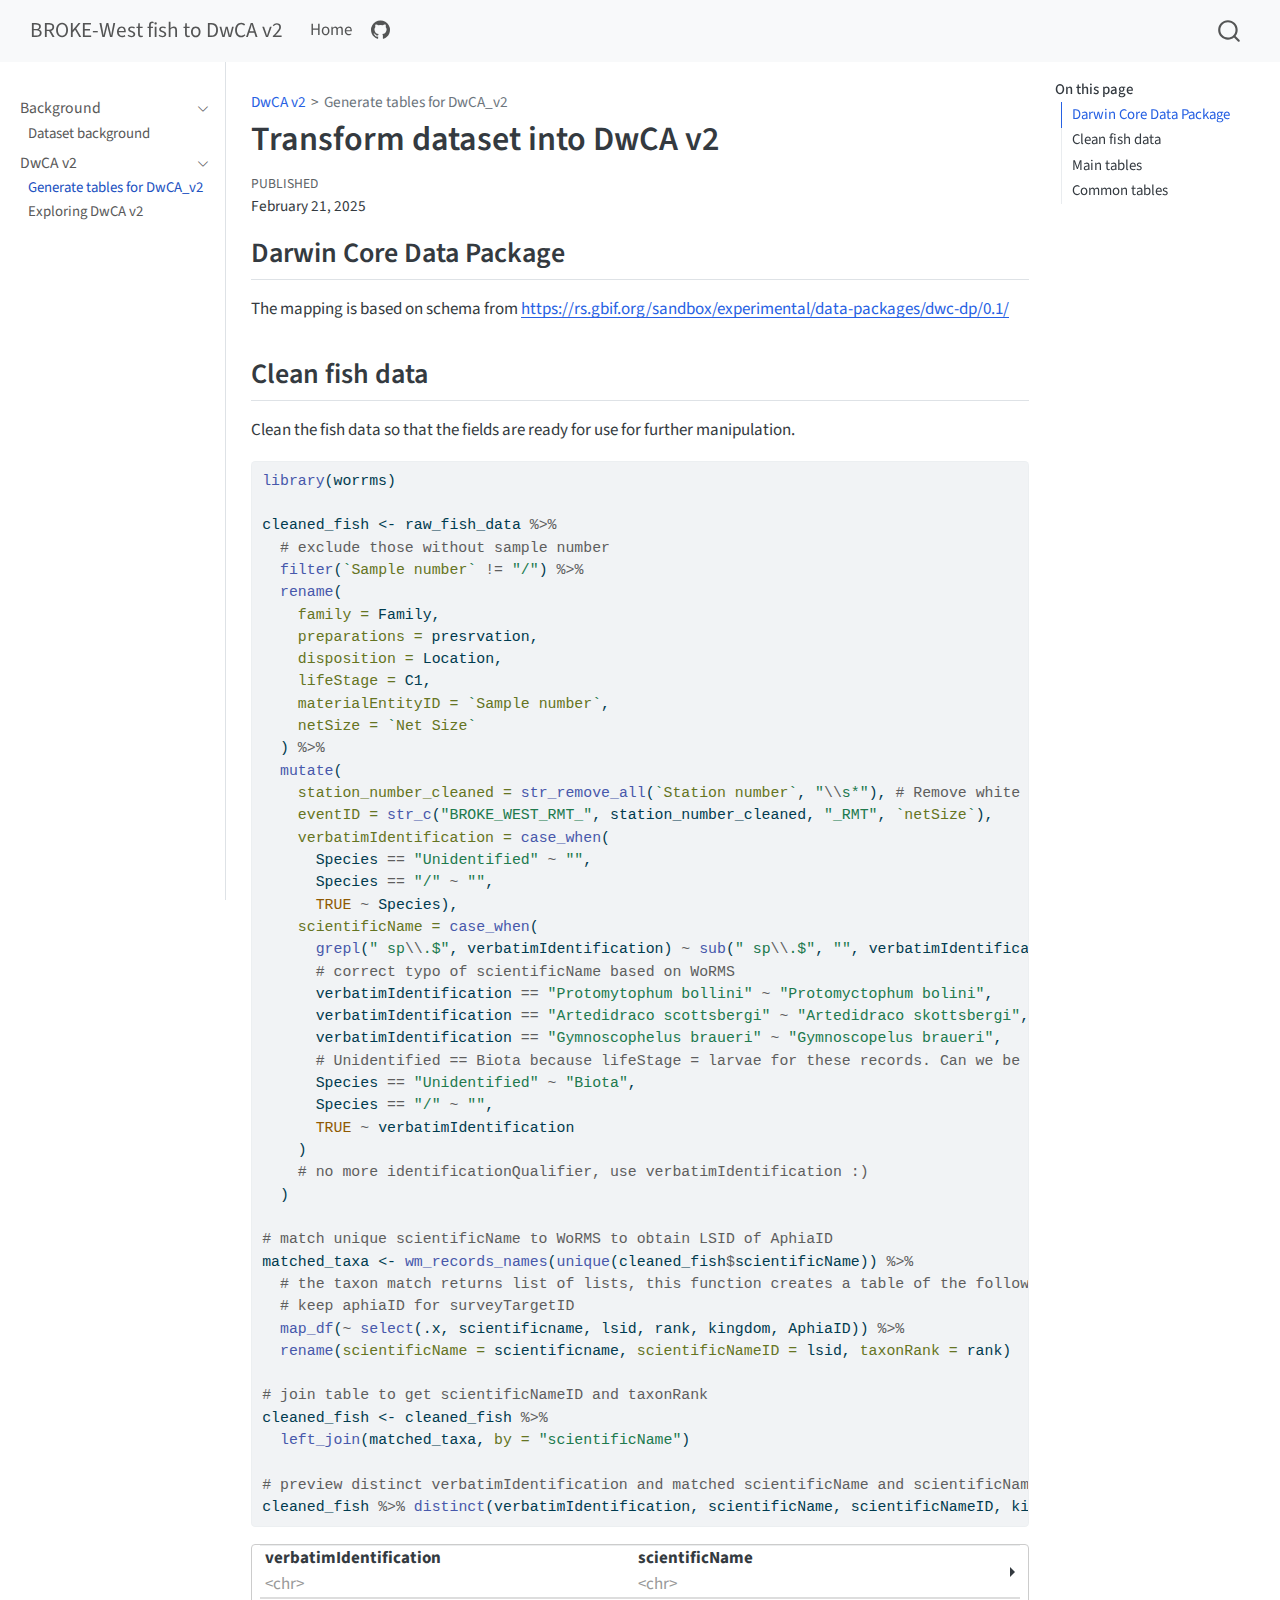
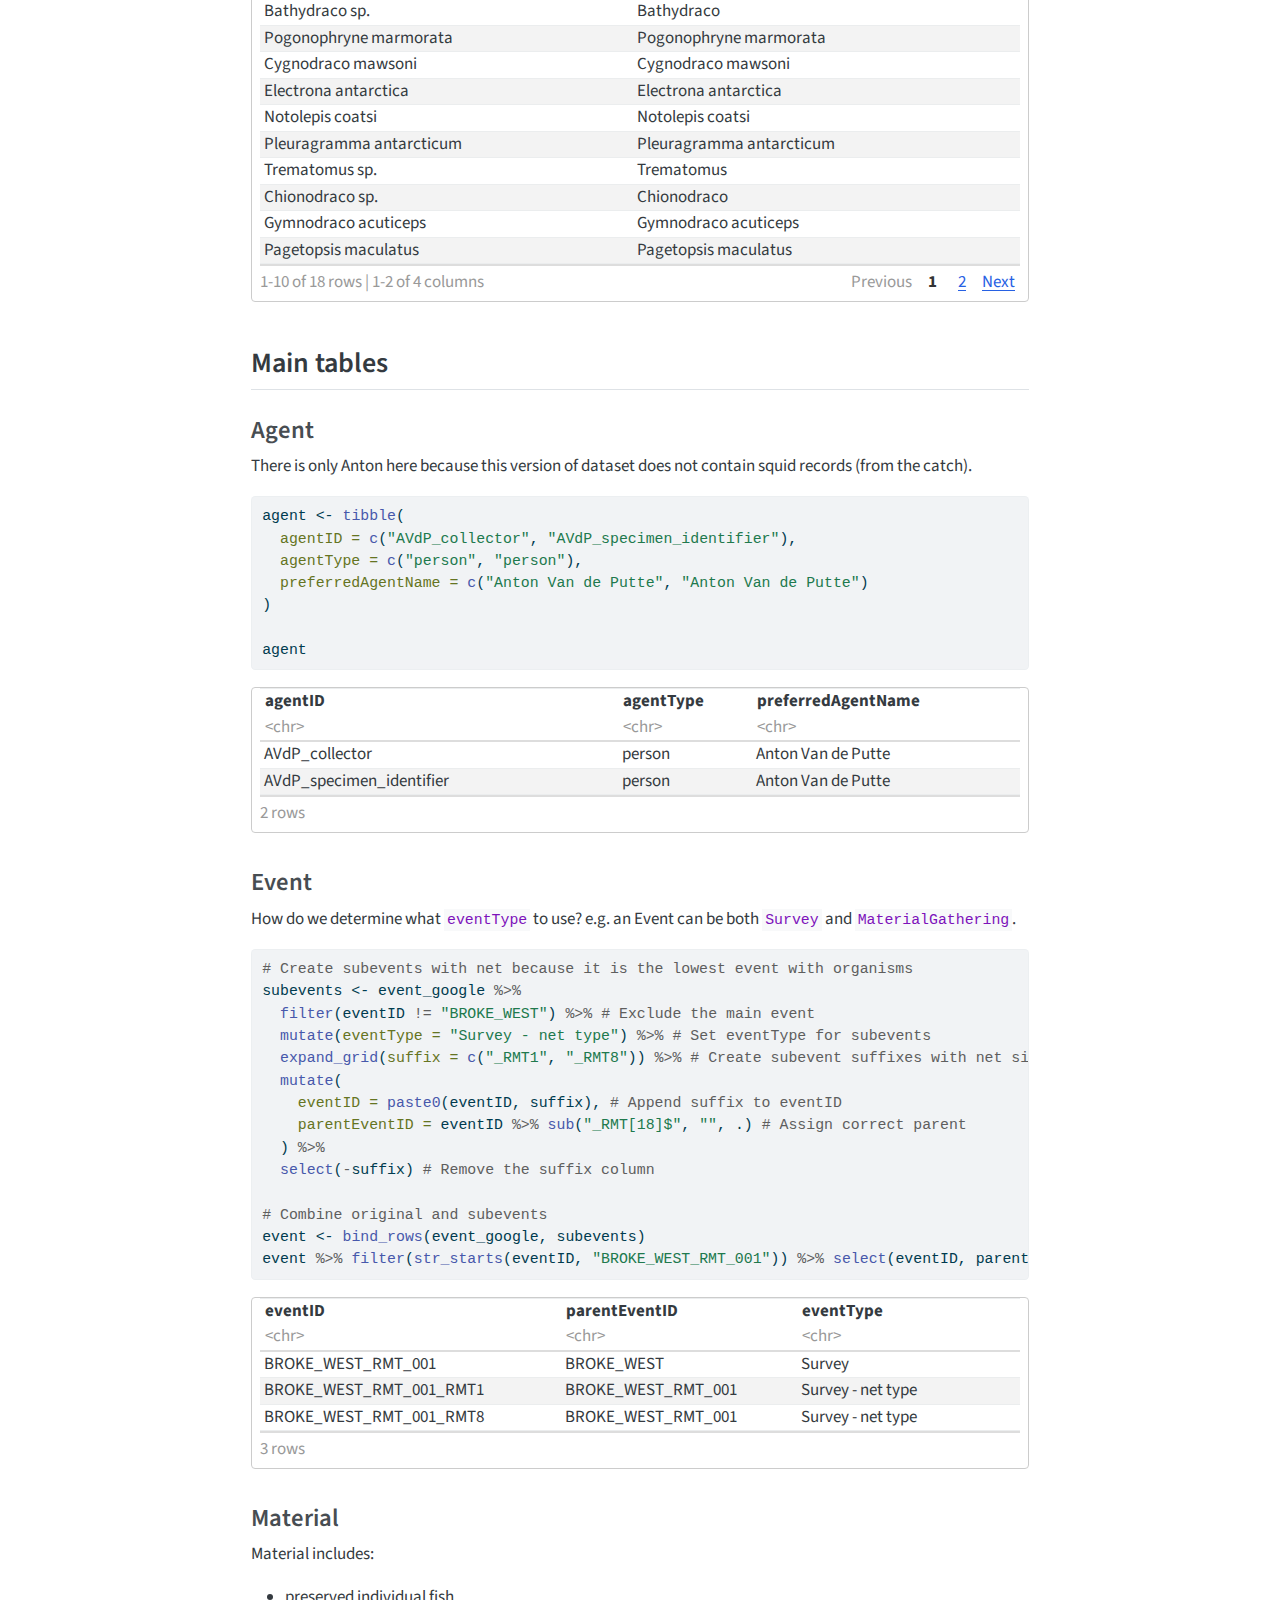
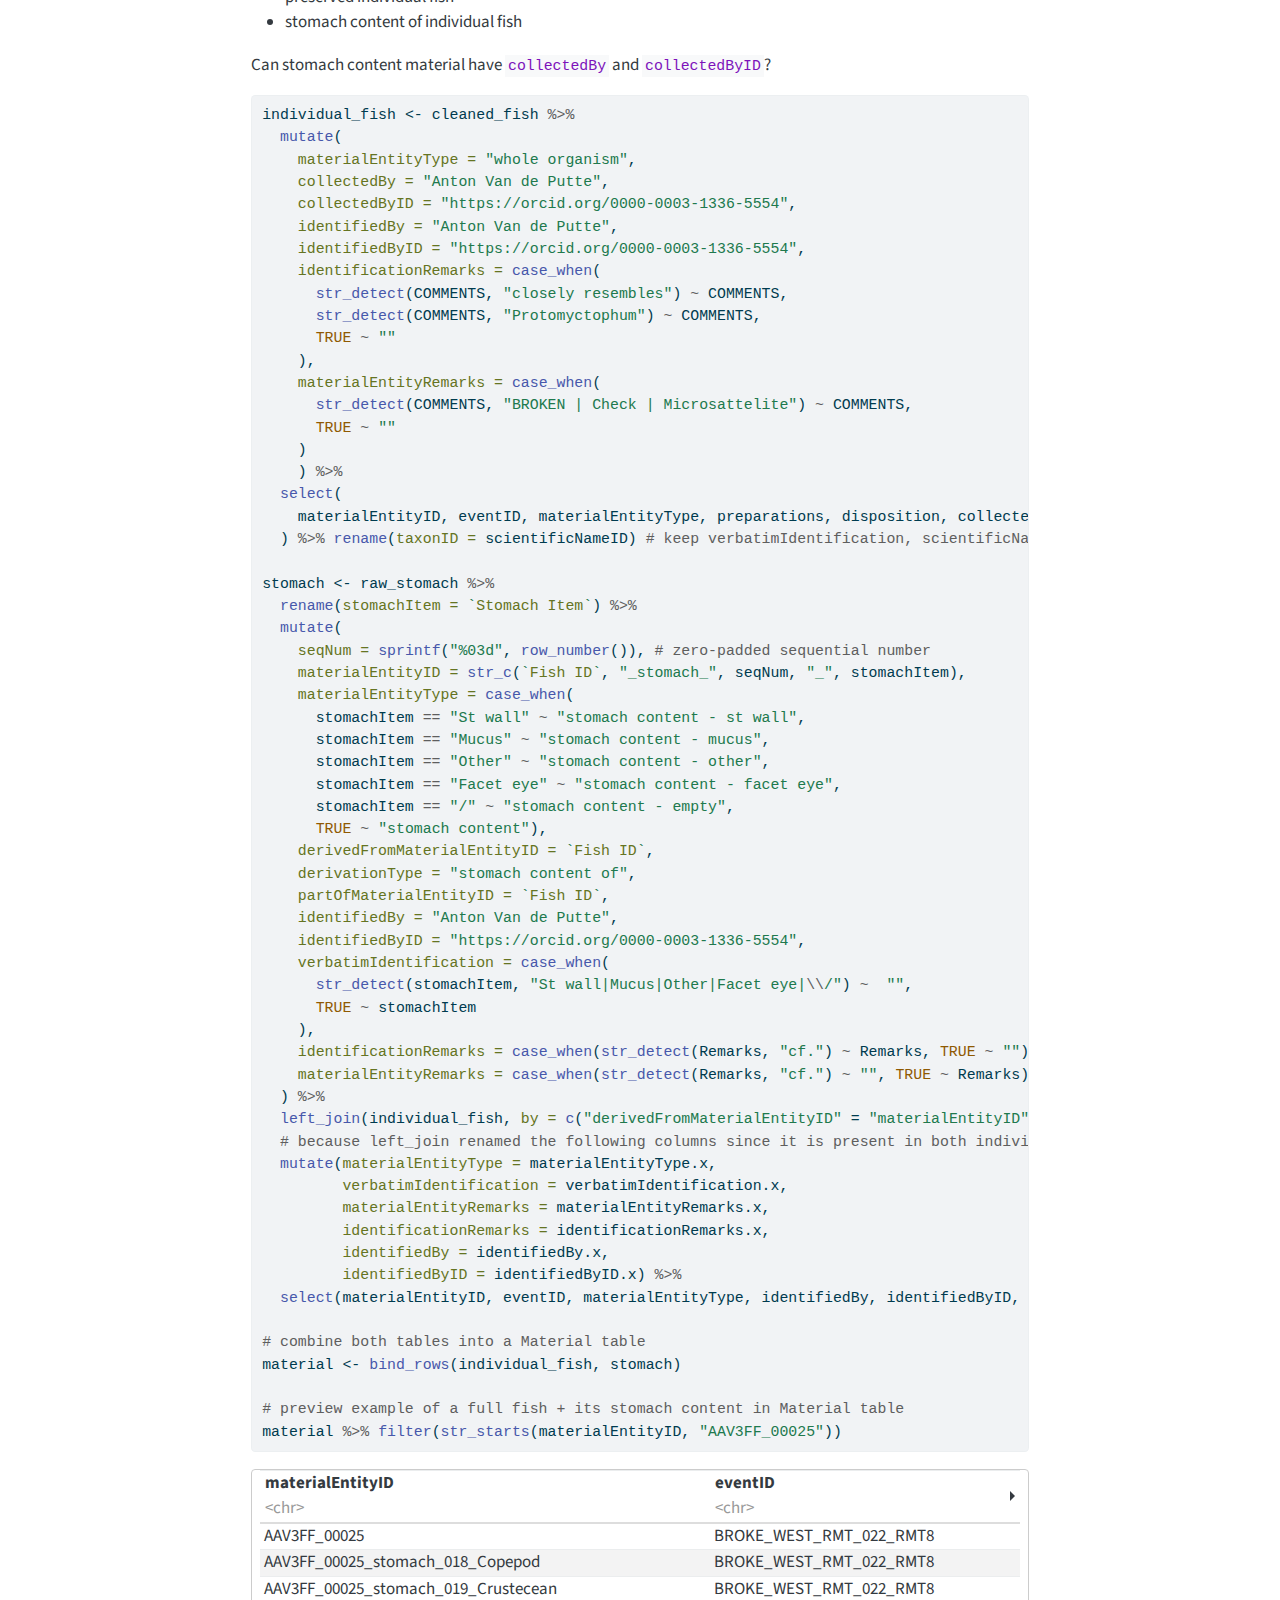
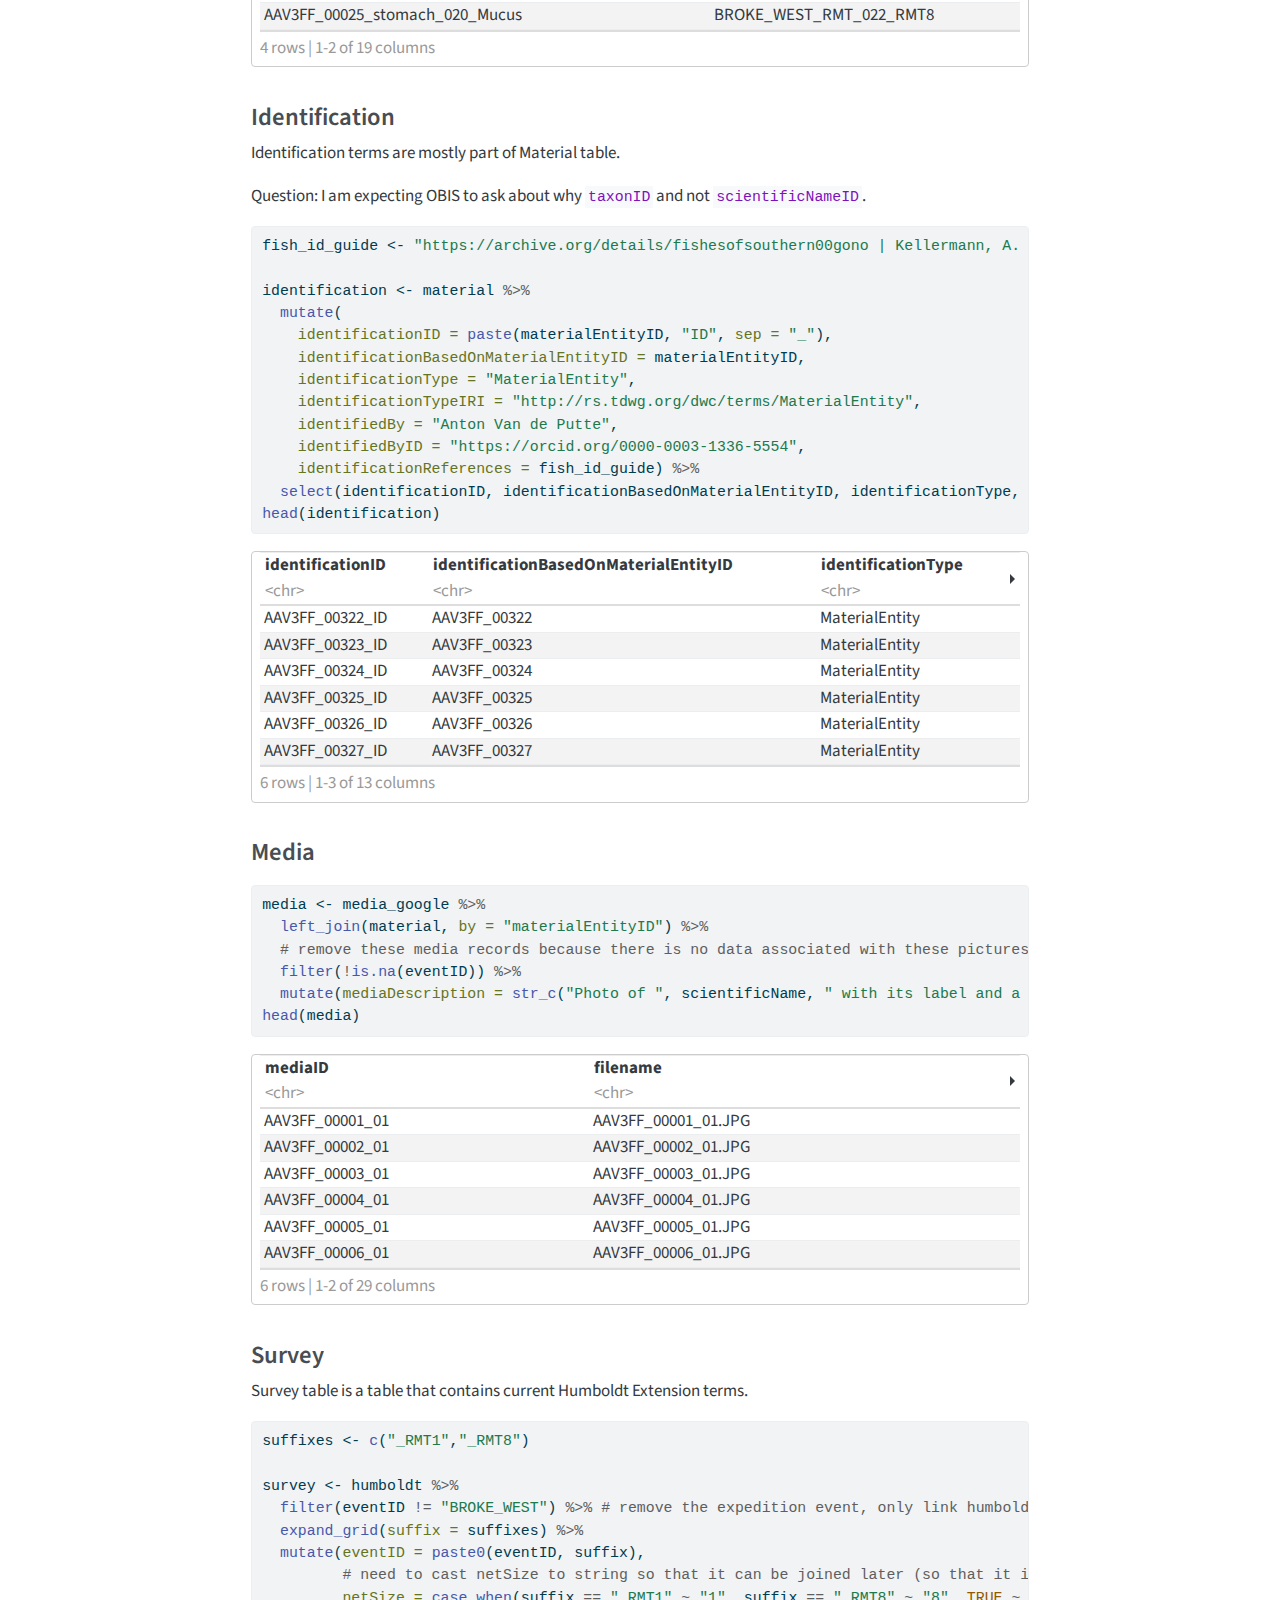
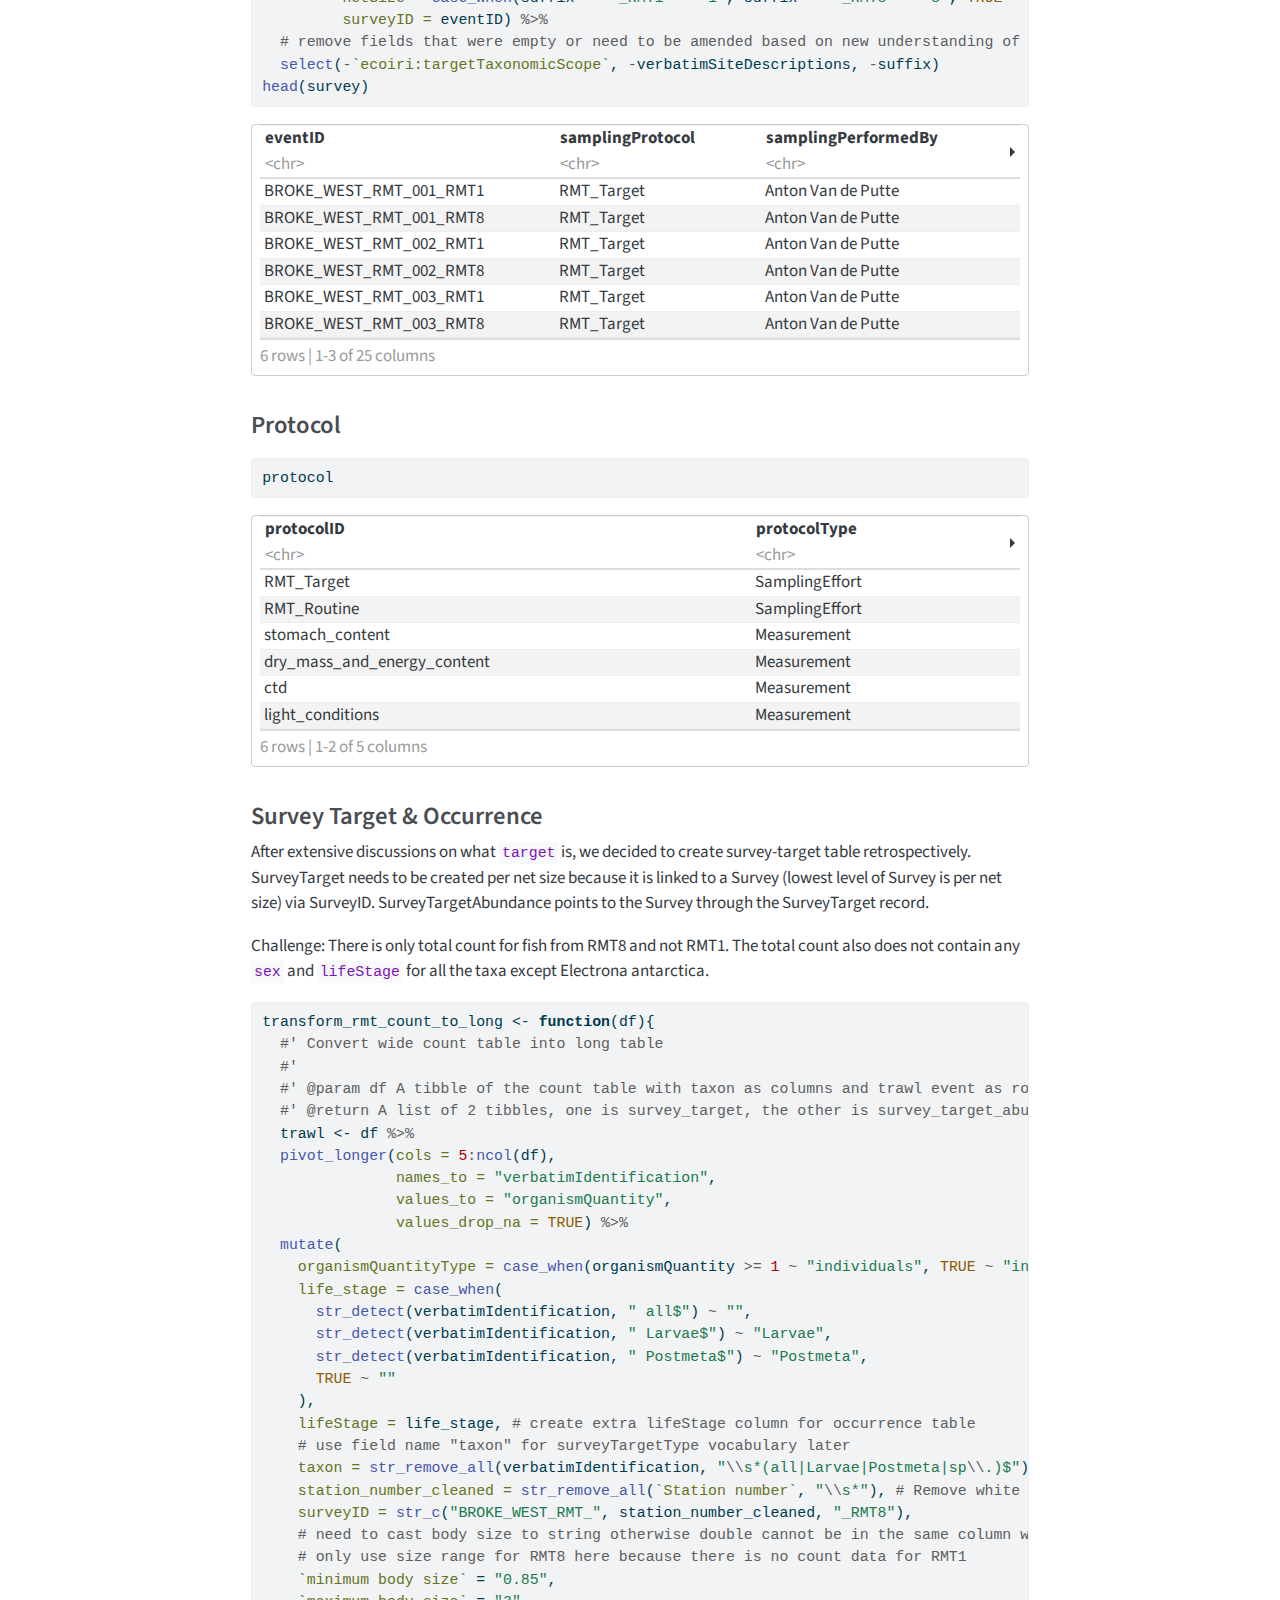
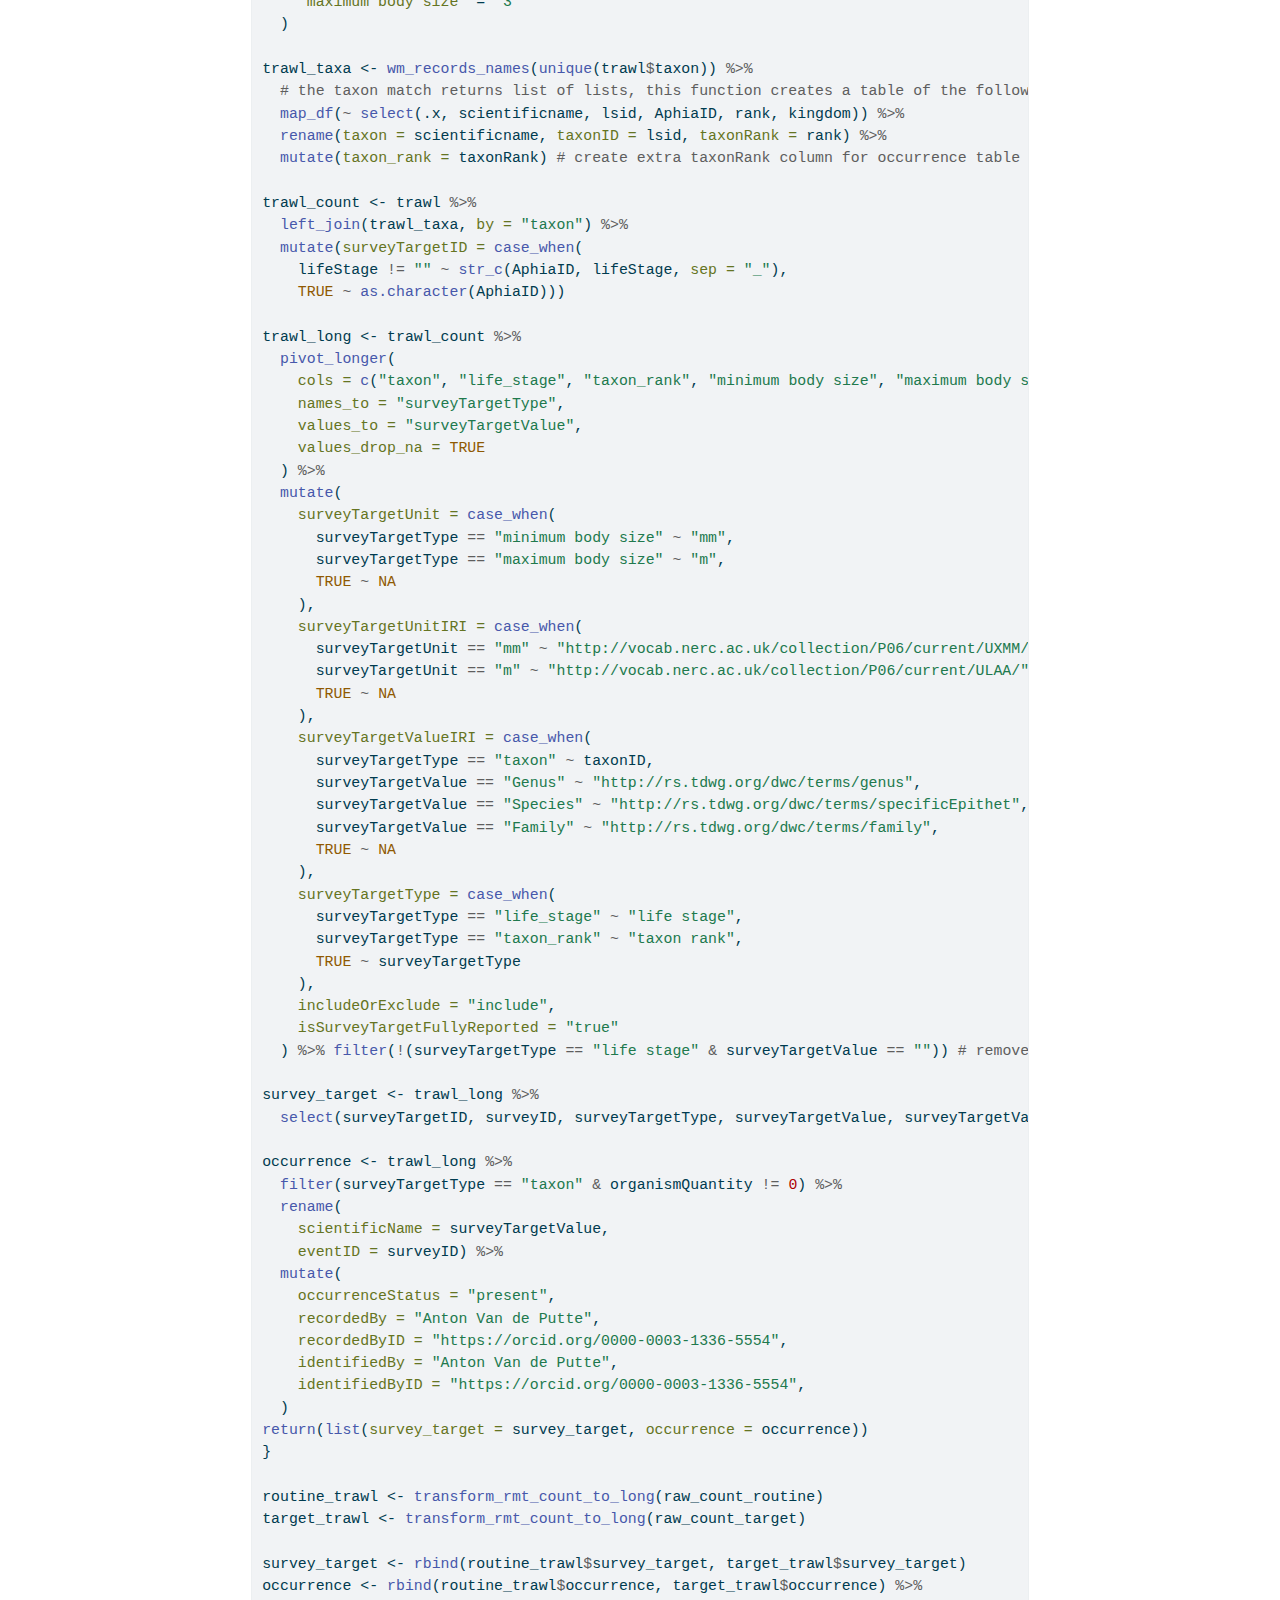
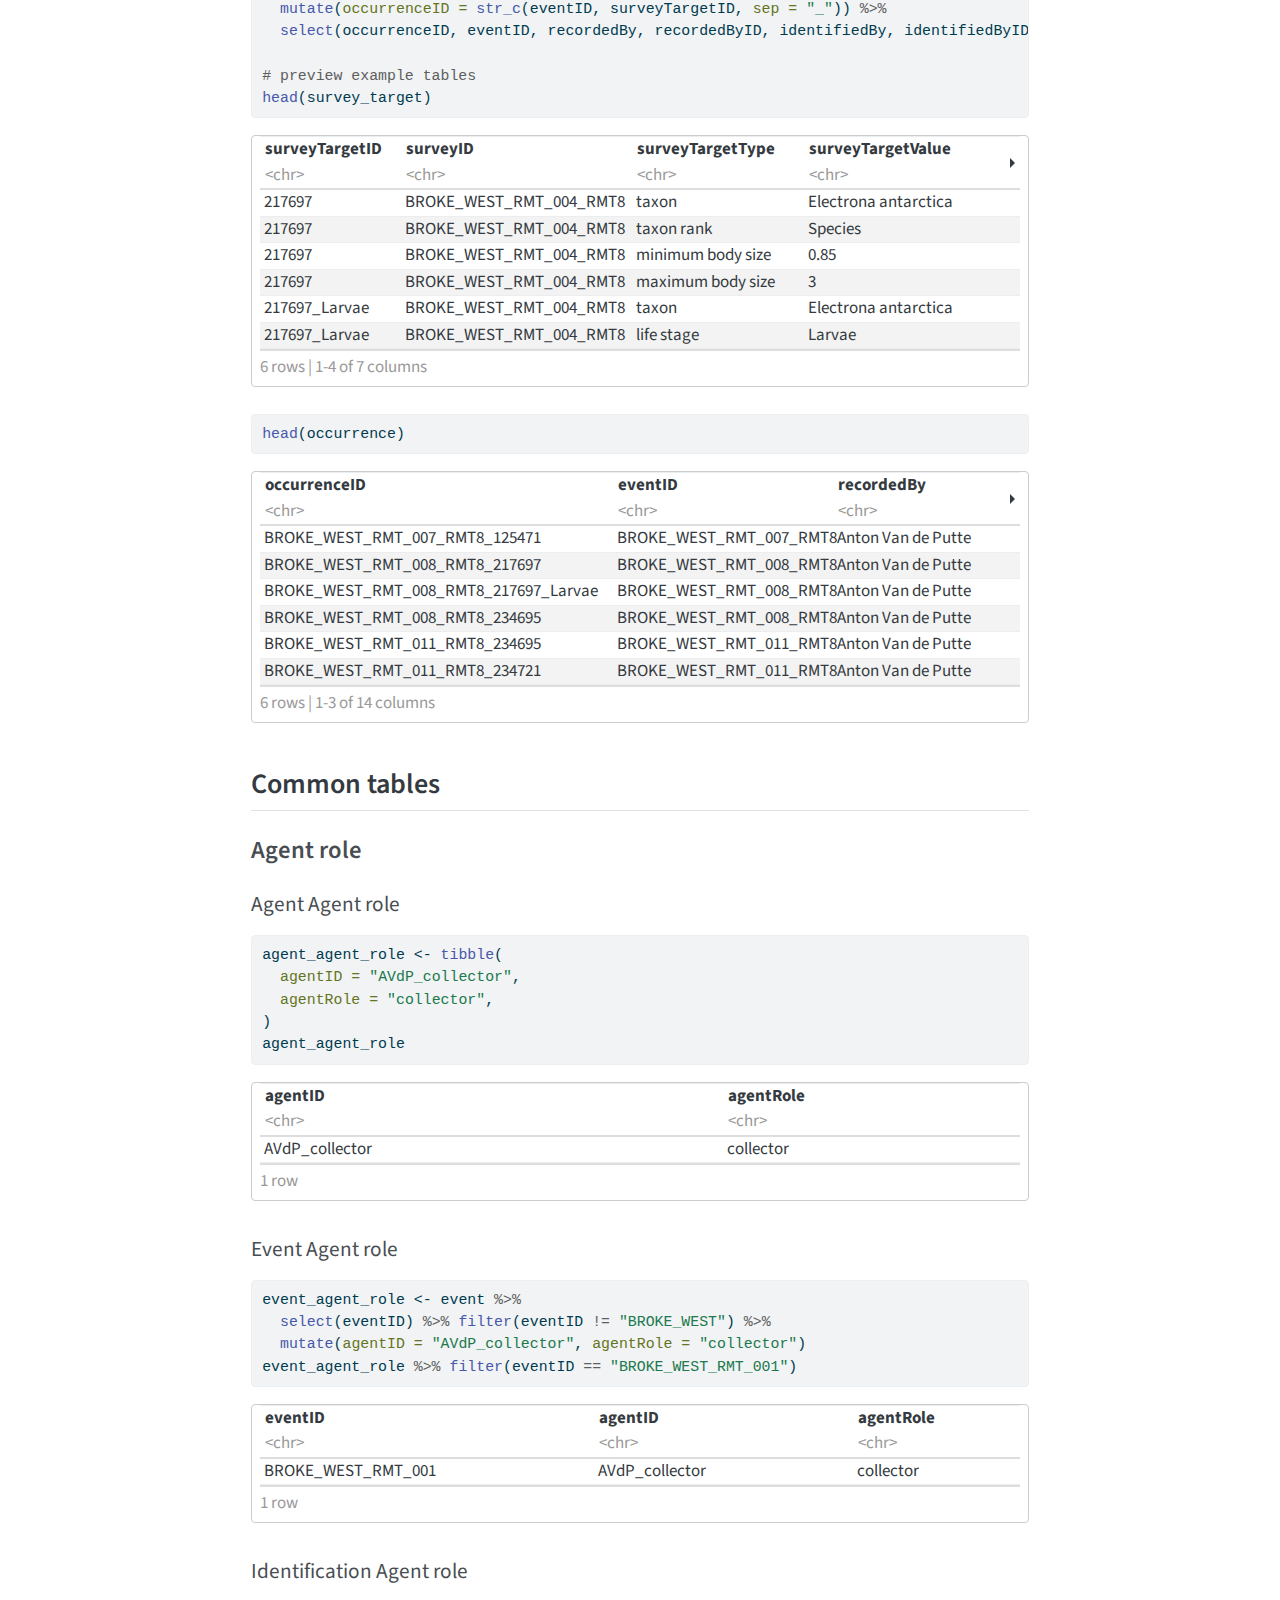
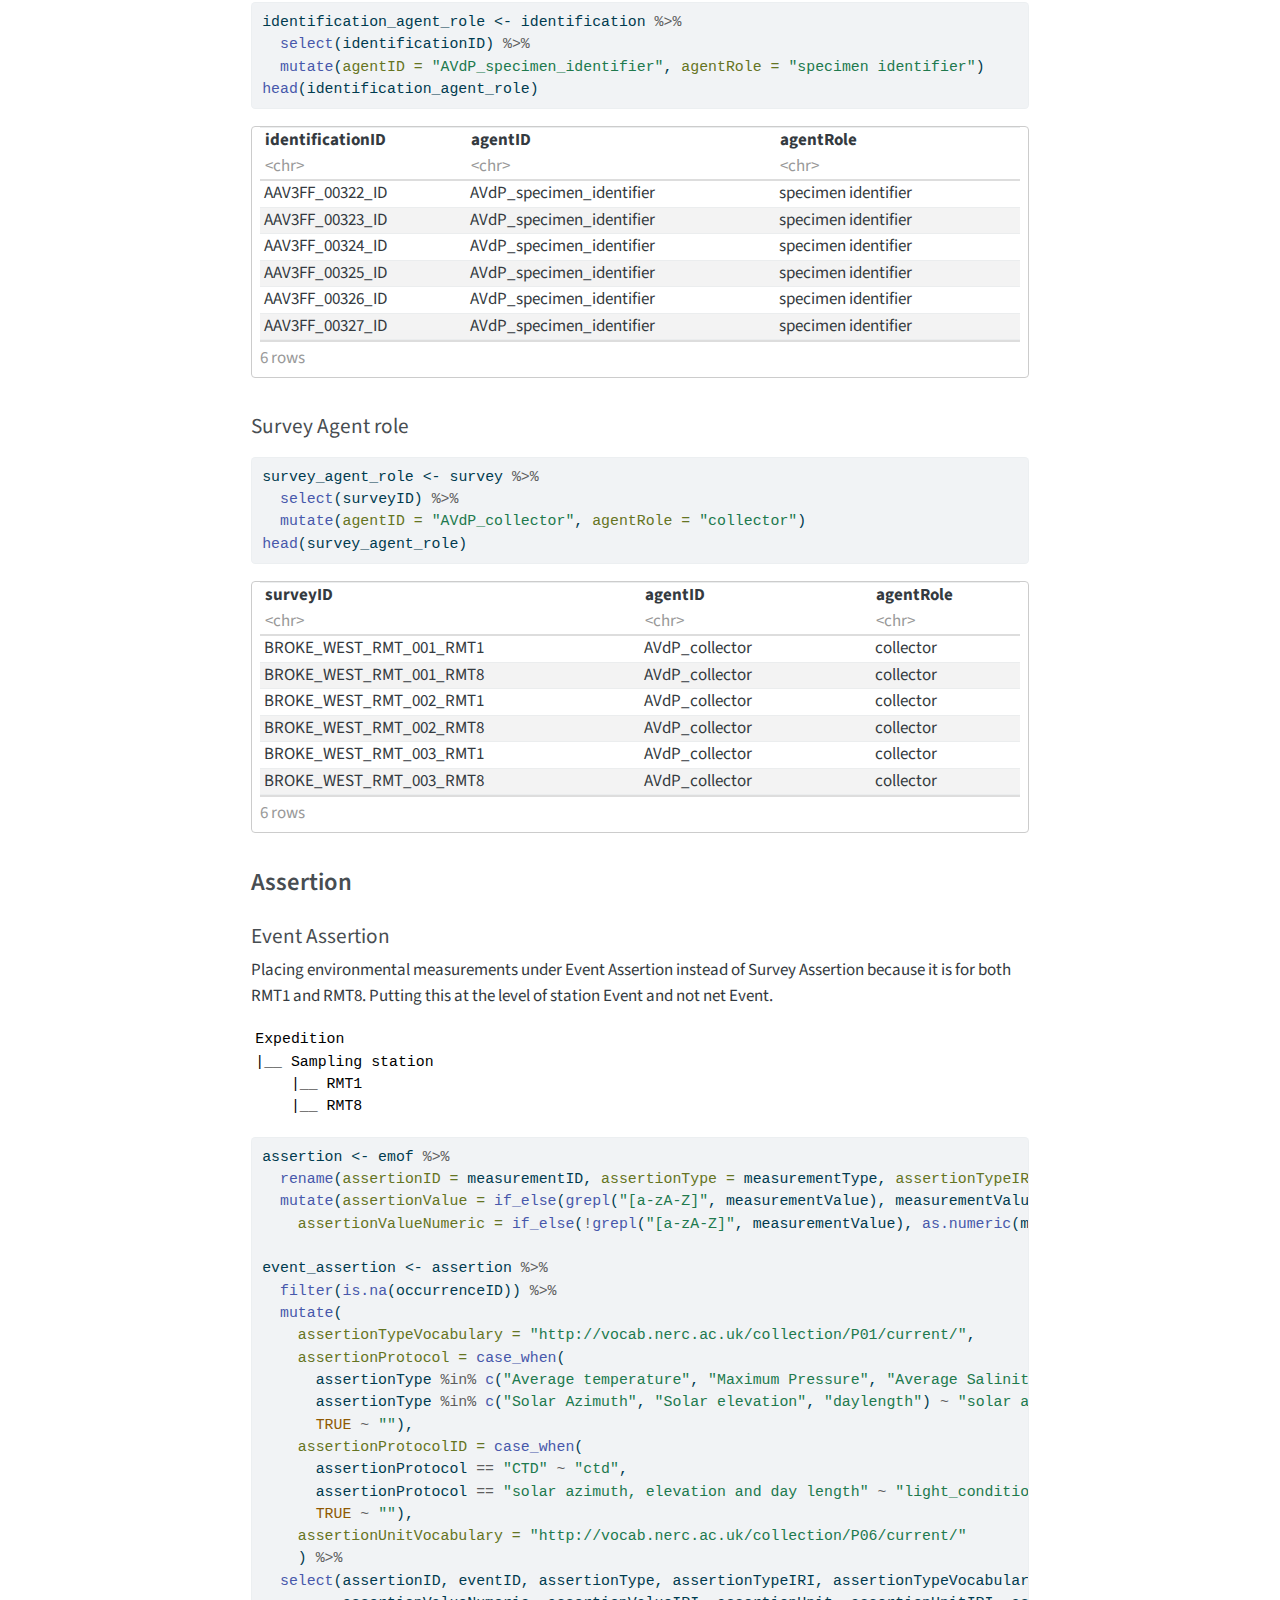
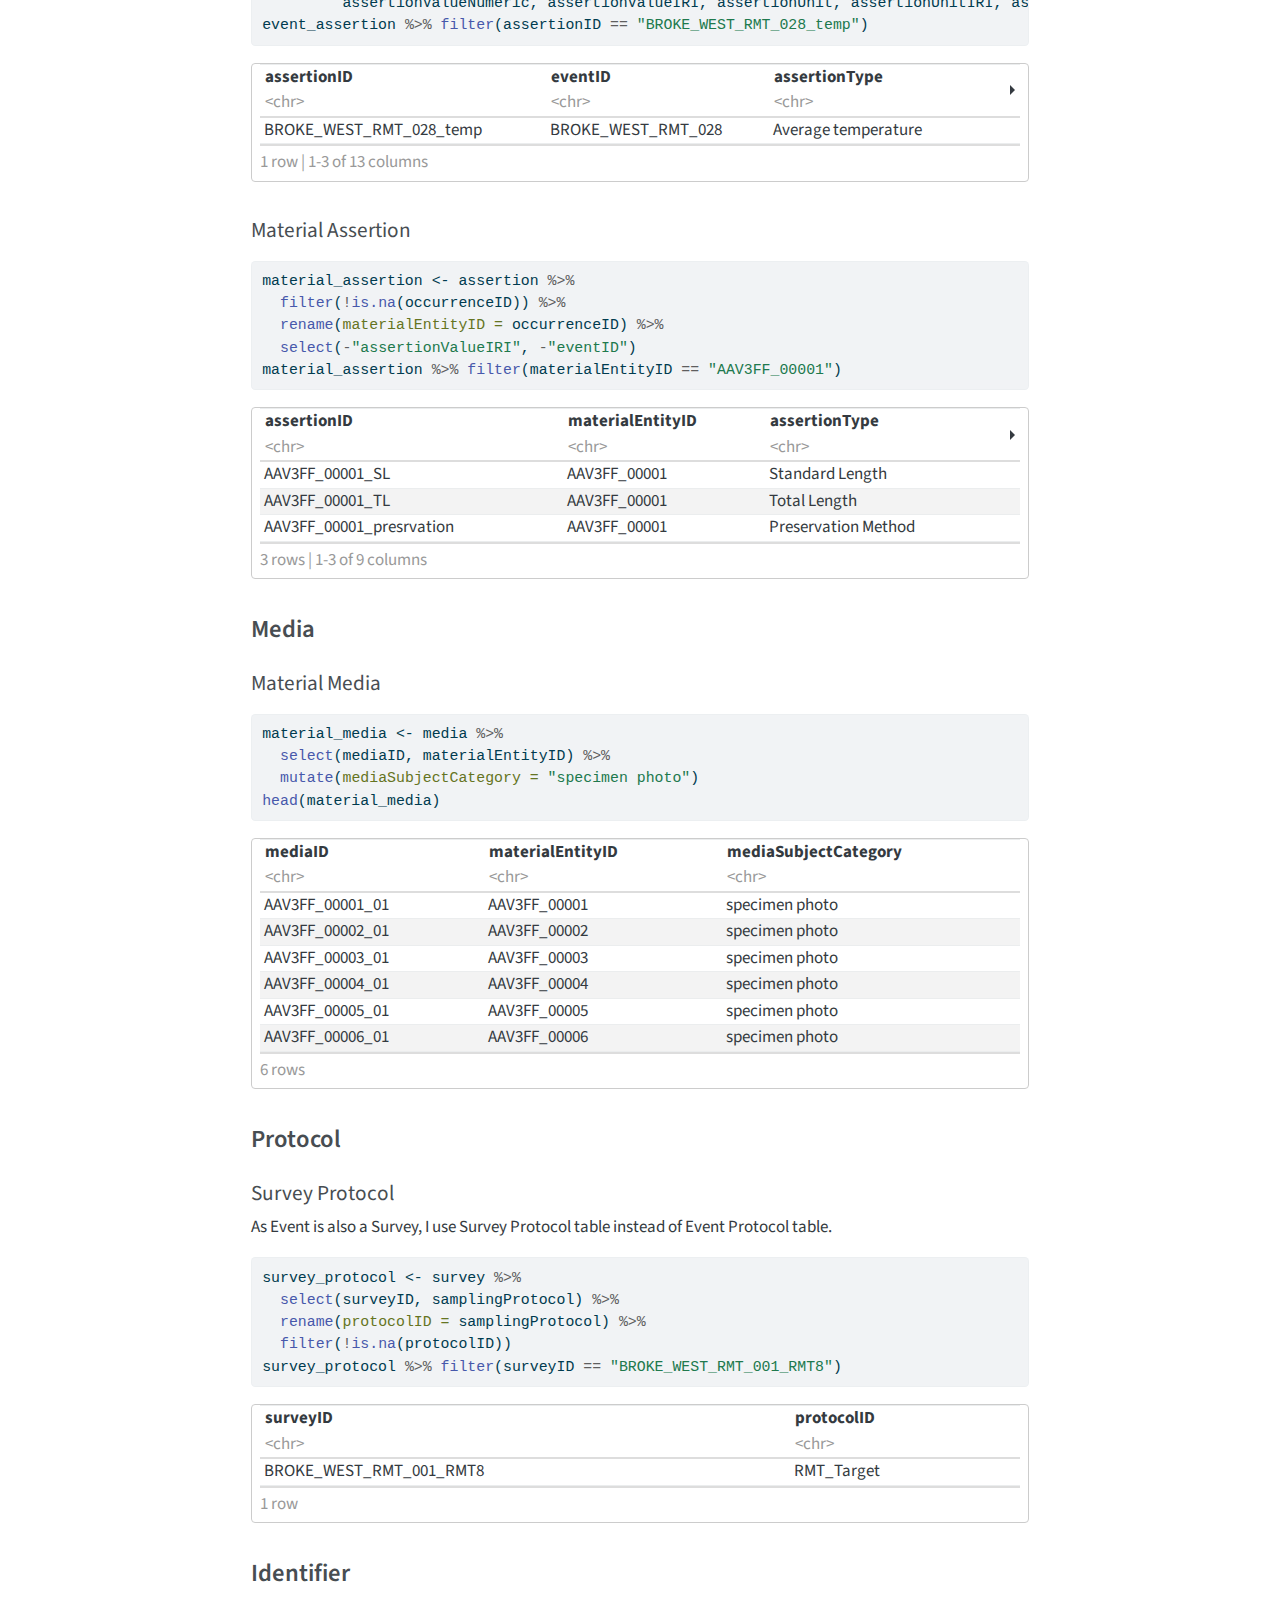
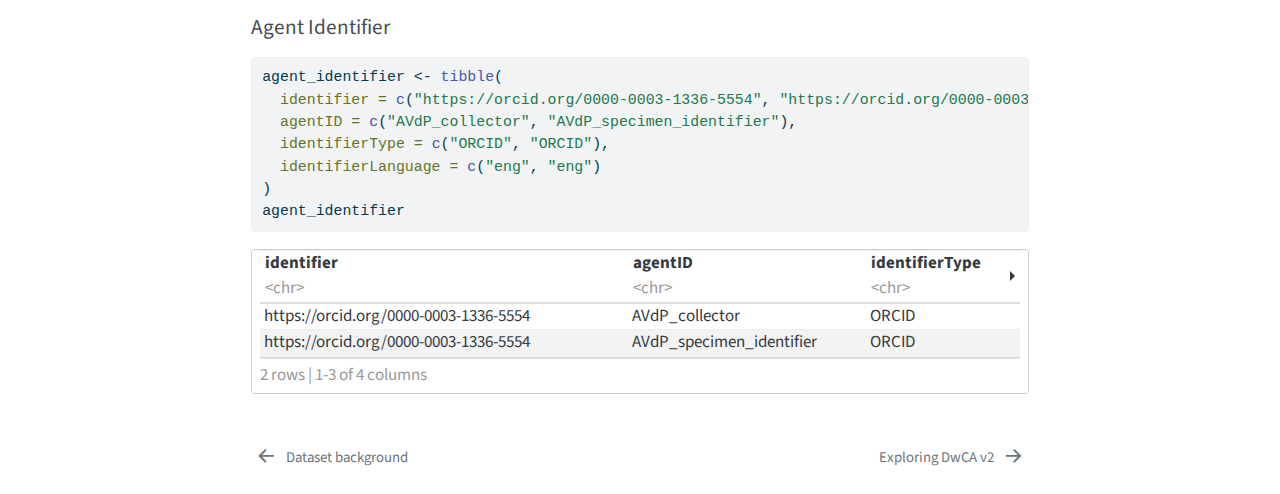
<file: docs/generate-dwcav2.html>
<!DOCTYPE html>
<html xmlns="http://www.w3.org/1999/xhtml" lang="en" xml:lang="en"><head>

<meta charset="utf-8">
<meta name="generator" content="quarto-1.5.57">

<meta name="viewport" content="width=device-width, initial-scale=1.0, user-scalable=yes">

<meta name="dcterms.date" content="2025-02-21">

<title>Transform dataset into DwCA v2 – BROKE-West fish to DwCA v2</title>
<style>
code{white-space: pre-wrap;}
span.smallcaps{font-variant: small-caps;}
div.columns{display: flex; gap: min(4vw, 1.5em);}
div.column{flex: auto; overflow-x: auto;}
div.hanging-indent{margin-left: 1.5em; text-indent: -1.5em;}
ul.task-list{list-style: none;}
ul.task-list li input[type="checkbox"] {
  width: 0.8em;
  margin: 0 0.8em 0.2em -1em; /* quarto-specific, see https://github.com/quarto-dev/quarto-cli/issues/4556 */ 
  vertical-align: middle;
}
/* CSS for syntax highlighting */
pre > code.sourceCode { white-space: pre; position: relative; }
pre > code.sourceCode > span { line-height: 1.25; }
pre > code.sourceCode > span:empty { height: 1.2em; }
.sourceCode { overflow: visible; }
code.sourceCode > span { color: inherit; text-decoration: inherit; }
div.sourceCode { margin: 1em 0; }
pre.sourceCode { margin: 0; }
@media screen {
div.sourceCode { overflow: auto; }
}
@media print {
pre > code.sourceCode { white-space: pre-wrap; }
pre > code.sourceCode > span { display: inline-block; text-indent: -5em; padding-left: 5em; }
}
pre.numberSource code
  { counter-reset: source-line 0; }
pre.numberSource code > span
  { position: relative; left: -4em; counter-increment: source-line; }
pre.numberSource code > span > a:first-child::before
  { content: counter(source-line);
    position: relative; left: -1em; text-align: right; vertical-align: baseline;
    border: none; display: inline-block;
    -webkit-touch-callout: none; -webkit-user-select: none;
    -khtml-user-select: none; -moz-user-select: none;
    -ms-user-select: none; user-select: none;
    padding: 0 4px; width: 4em;
  }
pre.numberSource { margin-left: 3em;  padding-left: 4px; }
div.sourceCode
  {   }
@media screen {
pre > code.sourceCode > span > a:first-child::before { text-decoration: underline; }
}
</style>


<script src="site_libs/quarto-nav/quarto-nav.js"></script>
<script src="site_libs/quarto-nav/headroom.min.js"></script>
<script src="site_libs/clipboard/clipboard.min.js"></script>
<script src="site_libs/quarto-search/autocomplete.umd.js"></script>
<script src="site_libs/quarto-search/fuse.min.js"></script>
<script src="site_libs/quarto-search/quarto-search.js"></script>
<meta name="quarto:offset" content="./">
<link href="./explore-dwcav2.html" rel="next">
<link href="./dataset-background.html" rel="prev">
<script src="site_libs/quarto-html/quarto.js"></script>
<script src="site_libs/quarto-html/popper.min.js"></script>
<script src="site_libs/quarto-html/tippy.umd.min.js"></script>
<script src="site_libs/quarto-html/anchor.min.js"></script>
<link href="site_libs/quarto-html/tippy.css" rel="stylesheet">
<link href="site_libs/quarto-html/quarto-syntax-highlighting.css" rel="stylesheet" id="quarto-text-highlighting-styles">
<script src="site_libs/bootstrap/bootstrap.min.js"></script>
<link href="site_libs/bootstrap/bootstrap-icons.css" rel="stylesheet">
<link href="site_libs/bootstrap/bootstrap.min.css" rel="stylesheet" id="quarto-bootstrap" data-mode="light">
<script id="quarto-search-options" type="application/json">{
  "location": "navbar",
  "copy-button": false,
  "collapse-after": 3,
  "panel-placement": "end",
  "type": "overlay",
  "limit": 50,
  "keyboard-shortcut": [
    "f",
    "/",
    "s"
  ],
  "show-item-context": false,
  "language": {
    "search-no-results-text": "No results",
    "search-matching-documents-text": "matching documents",
    "search-copy-link-title": "Copy link to search",
    "search-hide-matches-text": "Hide additional matches",
    "search-more-match-text": "more match in this document",
    "search-more-matches-text": "more matches in this document",
    "search-clear-button-title": "Clear",
    "search-text-placeholder": "",
    "search-detached-cancel-button-title": "Cancel",
    "search-submit-button-title": "Submit",
    "search-label": "Search"
  }
}</script>
<link href="site_libs/pagedtable-1.1/css/pagedtable.css" rel="stylesheet">
<script src="site_libs/pagedtable-1.1/js/pagedtable.js"></script>


<link rel="stylesheet" href="styles.css">
</head>

<body class="nav-sidebar docked nav-fixed">

<div id="quarto-search-results"></div>
  <header id="quarto-header" class="headroom fixed-top">
    <nav class="navbar navbar-expand-lg " data-bs-theme="dark">
      <div class="navbar-container container-fluid">
      <div class="navbar-brand-container mx-auto">
    <a class="navbar-brand" href="./index.html">
    <span class="navbar-title">BROKE-West fish to DwCA v2</span>
    </a>
  </div>
            <div id="quarto-search" class="" title="Search"></div>
          <button class="navbar-toggler" type="button" data-bs-toggle="collapse" data-bs-target="#navbarCollapse" aria-controls="navbarCollapse" role="menu" aria-expanded="false" aria-label="Toggle navigation" onclick="if (window.quartoToggleHeadroom) { window.quartoToggleHeadroom(); }">
  <span class="navbar-toggler-icon"></span>
</button>
          <div class="collapse navbar-collapse" id="navbarCollapse">
            <ul class="navbar-nav navbar-nav-scroll me-auto">
  <li class="nav-item">
    <a class="nav-link" href="./index.html"> 
<span class="menu-text">Home</span></a>
  </li>  
  <li class="nav-item compact">
    <a class="nav-link" href="https://github.com/biodiversity-aq/broke-west-fish-dwcav2"> <i class="bi bi-github" role="img">
</i> 
<span class="menu-text"></span></a>
  </li>  
</ul>
          </div> <!-- /navcollapse -->
            <div class="quarto-navbar-tools">
</div>
      </div> <!-- /container-fluid -->
    </nav>
  <nav class="quarto-secondary-nav">
    <div class="container-fluid d-flex">
      <button type="button" class="quarto-btn-toggle btn" data-bs-toggle="collapse" role="button" data-bs-target=".quarto-sidebar-collapse-item" aria-controls="quarto-sidebar" aria-expanded="false" aria-label="Toggle sidebar navigation" onclick="if (window.quartoToggleHeadroom) { window.quartoToggleHeadroom(); }">
        <i class="bi bi-layout-text-sidebar-reverse"></i>
      </button>
        <nav class="quarto-page-breadcrumbs" aria-label="breadcrumb"><ol class="breadcrumb"><li class="breadcrumb-item"><a href="./generate-dwcav2.html">DwCA v2</a></li><li class="breadcrumb-item"><a href="./generate-dwcav2.html">Generate tables for DwCA_v2</a></li></ol></nav>
        <a class="flex-grow-1" role="navigation" data-bs-toggle="collapse" data-bs-target=".quarto-sidebar-collapse-item" aria-controls="quarto-sidebar" aria-expanded="false" aria-label="Toggle sidebar navigation" onclick="if (window.quartoToggleHeadroom) { window.quartoToggleHeadroom(); }">      
        </a>
    </div>
  </nav>
</header>
<!-- content -->
<div id="quarto-content" class="quarto-container page-columns page-rows-contents page-layout-article page-navbar">
<!-- sidebar -->
  <nav id="quarto-sidebar" class="sidebar collapse collapse-horizontal quarto-sidebar-collapse-item sidebar-navigation docked overflow-auto">
    <div class="sidebar-menu-container"> 
    <ul class="list-unstyled mt-1">
        <li class="sidebar-item sidebar-item-section">
      <div class="sidebar-item-container"> 
            <a class="sidebar-item-text sidebar-link text-start" data-bs-toggle="collapse" data-bs-target="#quarto-sidebar-section-1" role="navigation" aria-expanded="true">
 <span class="menu-text">Background</span></a>
          <a class="sidebar-item-toggle text-start" data-bs-toggle="collapse" data-bs-target="#quarto-sidebar-section-1" role="navigation" aria-expanded="true" aria-label="Toggle section">
            <i class="bi bi-chevron-right ms-2"></i>
          </a> 
      </div>
      <ul id="quarto-sidebar-section-1" class="collapse list-unstyled sidebar-section depth1 show">  
          <li class="sidebar-item">
  <div class="sidebar-item-container"> 
  <a href="./dataset-background.html" class="sidebar-item-text sidebar-link">
 <span class="menu-text">Dataset background</span></a>
  </div>
</li>
      </ul>
  </li>
        <li class="sidebar-item sidebar-item-section">
      <div class="sidebar-item-container"> 
            <a class="sidebar-item-text sidebar-link text-start" data-bs-toggle="collapse" data-bs-target="#quarto-sidebar-section-2" role="navigation" aria-expanded="true">
 <span class="menu-text">DwCA v2</span></a>
          <a class="sidebar-item-toggle text-start" data-bs-toggle="collapse" data-bs-target="#quarto-sidebar-section-2" role="navigation" aria-expanded="true" aria-label="Toggle section">
            <i class="bi bi-chevron-right ms-2"></i>
          </a> 
      </div>
      <ul id="quarto-sidebar-section-2" class="collapse list-unstyled sidebar-section depth1 show">  
          <li class="sidebar-item">
  <div class="sidebar-item-container"> 
  <a href="./generate-dwcav2.html" class="sidebar-item-text sidebar-link active">
 <span class="menu-text">Generate tables for DwCA_v2</span></a>
  </div>
</li>
          <li class="sidebar-item">
  <div class="sidebar-item-container"> 
  <a href="./explore-dwcav2.html" class="sidebar-item-text sidebar-link">
 <span class="menu-text">Exploring DwCA v2</span></a>
  </div>
</li>
      </ul>
  </li>
    </ul>
    </div>
</nav>
<div id="quarto-sidebar-glass" class="quarto-sidebar-collapse-item" data-bs-toggle="collapse" data-bs-target=".quarto-sidebar-collapse-item"></div>
<!-- margin-sidebar -->
    <div id="quarto-margin-sidebar" class="sidebar margin-sidebar">
        <nav id="TOC" role="doc-toc" class="toc-active">
    <h2 id="toc-title">On this page</h2>
   
  <ul>
  <li><a href="#darwin-core-data-package" id="toc-darwin-core-data-package" class="nav-link active" data-scroll-target="#darwin-core-data-package">Darwin Core Data Package</a></li>
  <li><a href="#clean-fish-data" id="toc-clean-fish-data" class="nav-link" data-scroll-target="#clean-fish-data">Clean fish data</a></li>
  <li><a href="#main-tables" id="toc-main-tables" class="nav-link" data-scroll-target="#main-tables">Main tables</a>
  <ul class="collapse">
  <li><a href="#agent" id="toc-agent" class="nav-link" data-scroll-target="#agent">Agent</a></li>
  <li><a href="#event" id="toc-event" class="nav-link" data-scroll-target="#event">Event</a></li>
  <li><a href="#material" id="toc-material" class="nav-link" data-scroll-target="#material">Material</a></li>
  <li><a href="#identification" id="toc-identification" class="nav-link" data-scroll-target="#identification">Identification</a></li>
  <li><a href="#media" id="toc-media" class="nav-link" data-scroll-target="#media">Media</a></li>
  <li><a href="#survey" id="toc-survey" class="nav-link" data-scroll-target="#survey">Survey</a></li>
  <li><a href="#protocol" id="toc-protocol" class="nav-link" data-scroll-target="#protocol">Protocol</a></li>
  <li><a href="#survey-target-occurrence" id="toc-survey-target-occurrence" class="nav-link" data-scroll-target="#survey-target-occurrence">Survey Target &amp; Occurrence</a></li>
  </ul></li>
  <li><a href="#common-tables" id="toc-common-tables" class="nav-link" data-scroll-target="#common-tables">Common tables</a>
  <ul class="collapse">
  <li><a href="#agent-role" id="toc-agent-role" class="nav-link" data-scroll-target="#agent-role">Agent role</a></li>
  <li><a href="#assertion" id="toc-assertion" class="nav-link" data-scroll-target="#assertion">Assertion</a></li>
  <li><a href="#media-1" id="toc-media-1" class="nav-link" data-scroll-target="#media-1">Media</a></li>
  <li><a href="#protocol-1" id="toc-protocol-1" class="nav-link" data-scroll-target="#protocol-1">Protocol</a></li>
  <li><a href="#identifier" id="toc-identifier" class="nav-link" data-scroll-target="#identifier">Identifier</a></li>
  </ul></li>
  </ul>
</nav>
    </div>
<!-- main -->
<main class="content" id="quarto-document-content">

<header id="title-block-header" class="quarto-title-block default"><nav class="quarto-page-breadcrumbs quarto-title-breadcrumbs d-none d-lg-block" aria-label="breadcrumb"><ol class="breadcrumb"><li class="breadcrumb-item"><a href="./generate-dwcav2.html">DwCA v2</a></li><li class="breadcrumb-item"><a href="./generate-dwcav2.html">Generate tables for DwCA_v2</a></li></ol></nav>
<div class="quarto-title">
<h1 class="title">Transform dataset into DwCA v2</h1>
</div>



<div class="quarto-title-meta">

    
    <div>
    <div class="quarto-title-meta-heading">Published</div>
    <div class="quarto-title-meta-contents">
      <p class="date">February 21, 2025</p>
    </div>
  </div>
  
    
  </div>
  


</header>


<section id="darwin-core-data-package" class="level2">
<h2 class="anchored" data-anchor-id="darwin-core-data-package">Darwin Core Data Package</h2>
<p>The mapping is based on schema from <a href="https://rs.gbif.org/sandbox/experimental/data-packages/dwc-dp/0.1/" class="uri">https://rs.gbif.org/sandbox/experimental/data-packages/dwc-dp/0.1/</a></p>
</section>
<section id="clean-fish-data" class="level2">
<h2 class="anchored" data-anchor-id="clean-fish-data">Clean fish data</h2>
<p>Clean the fish data so that the fields are ready for use for further manipulation.</p>
<div class="cell">
<div class="sourceCode cell-code" id="cb1"><pre class="sourceCode r code-with-copy"><code class="sourceCode r"><span id="cb1-1"><a href="#cb1-1" aria-hidden="true" tabindex="-1"></a><span class="fu">library</span>(worrms)</span>
<span id="cb1-2"><a href="#cb1-2" aria-hidden="true" tabindex="-1"></a></span>
<span id="cb1-3"><a href="#cb1-3" aria-hidden="true" tabindex="-1"></a>cleaned_fish <span class="ot">&lt;-</span> raw_fish_data <span class="sc">%&gt;%</span></span>
<span id="cb1-4"><a href="#cb1-4" aria-hidden="true" tabindex="-1"></a>  <span class="co"># exclude those without sample number</span></span>
<span id="cb1-5"><a href="#cb1-5" aria-hidden="true" tabindex="-1"></a>  <span class="fu">filter</span>(<span class="st">`</span><span class="at">Sample number</span><span class="st">`</span> <span class="sc">!=</span> <span class="st">"/"</span>) <span class="sc">%&gt;%</span></span>
<span id="cb1-6"><a href="#cb1-6" aria-hidden="true" tabindex="-1"></a>  <span class="fu">rename</span>(</span>
<span id="cb1-7"><a href="#cb1-7" aria-hidden="true" tabindex="-1"></a>    <span class="at">family =</span> Family,</span>
<span id="cb1-8"><a href="#cb1-8" aria-hidden="true" tabindex="-1"></a>    <span class="at">preparations =</span> presrvation,</span>
<span id="cb1-9"><a href="#cb1-9" aria-hidden="true" tabindex="-1"></a>    <span class="at">disposition =</span> Location,</span>
<span id="cb1-10"><a href="#cb1-10" aria-hidden="true" tabindex="-1"></a>    <span class="at">lifeStage =</span> C1,</span>
<span id="cb1-11"><a href="#cb1-11" aria-hidden="true" tabindex="-1"></a>    <span class="at">materialEntityID =</span> <span class="st">`</span><span class="at">Sample number</span><span class="st">`</span>,</span>
<span id="cb1-12"><a href="#cb1-12" aria-hidden="true" tabindex="-1"></a>    <span class="at">netSize =</span> <span class="st">`</span><span class="at">Net Size</span><span class="st">`</span></span>
<span id="cb1-13"><a href="#cb1-13" aria-hidden="true" tabindex="-1"></a>  ) <span class="sc">%&gt;%</span></span>
<span id="cb1-14"><a href="#cb1-14" aria-hidden="true" tabindex="-1"></a>  <span class="fu">mutate</span>(</span>
<span id="cb1-15"><a href="#cb1-15" aria-hidden="true" tabindex="-1"></a>    <span class="at">station_number_cleaned =</span> <span class="fu">str_remove_all</span>(<span class="st">`</span><span class="at">Station number</span><span class="st">`</span>, <span class="st">"</span><span class="sc">\\</span><span class="st">s*"</span>), <span class="co"># Remove white spaces</span></span>
<span id="cb1-16"><a href="#cb1-16" aria-hidden="true" tabindex="-1"></a>    <span class="at">eventID =</span> <span class="fu">str_c</span>(<span class="st">"BROKE_WEST_RMT_"</span>, station_number_cleaned, <span class="st">"_RMT"</span>, <span class="st">`</span><span class="at">netSize</span><span class="st">`</span>), </span>
<span id="cb1-17"><a href="#cb1-17" aria-hidden="true" tabindex="-1"></a>    <span class="at">verbatimIdentification =</span> <span class="fu">case_when</span>(</span>
<span id="cb1-18"><a href="#cb1-18" aria-hidden="true" tabindex="-1"></a>      Species <span class="sc">==</span> <span class="st">"Unidentified"</span> <span class="sc">~</span> <span class="st">""</span>, </span>
<span id="cb1-19"><a href="#cb1-19" aria-hidden="true" tabindex="-1"></a>      Species <span class="sc">==</span> <span class="st">"/"</span> <span class="sc">~</span> <span class="st">""</span>,</span>
<span id="cb1-20"><a href="#cb1-20" aria-hidden="true" tabindex="-1"></a>      <span class="cn">TRUE</span> <span class="sc">~</span> Species),</span>
<span id="cb1-21"><a href="#cb1-21" aria-hidden="true" tabindex="-1"></a>    <span class="at">scientificName =</span> <span class="fu">case_when</span>(</span>
<span id="cb1-22"><a href="#cb1-22" aria-hidden="true" tabindex="-1"></a>      <span class="fu">grepl</span>(<span class="st">" sp</span><span class="sc">\\</span><span class="st">.$"</span>, verbatimIdentification) <span class="sc">~</span> <span class="fu">sub</span>(<span class="st">" sp</span><span class="sc">\\</span><span class="st">.$"</span>, <span class="st">""</span>, verbatimIdentification),</span>
<span id="cb1-23"><a href="#cb1-23" aria-hidden="true" tabindex="-1"></a>      <span class="co"># correct typo of scientificName based on WoRMS</span></span>
<span id="cb1-24"><a href="#cb1-24" aria-hidden="true" tabindex="-1"></a>      verbatimIdentification <span class="sc">==</span> <span class="st">"Protomytophum bollini"</span> <span class="sc">~</span> <span class="st">"Protomyctophum bolini"</span>,</span>
<span id="cb1-25"><a href="#cb1-25" aria-hidden="true" tabindex="-1"></a>      verbatimIdentification <span class="sc">==</span> <span class="st">"Artedidraco scottsbergi"</span> <span class="sc">~</span> <span class="st">"Artedidraco skottsbergi"</span>,</span>
<span id="cb1-26"><a href="#cb1-26" aria-hidden="true" tabindex="-1"></a>      verbatimIdentification <span class="sc">==</span> <span class="st">"Gymnoscophelus braueri"</span> <span class="sc">~</span> <span class="st">"Gymnoscopelus braueri"</span>,</span>
<span id="cb1-27"><a href="#cb1-27" aria-hidden="true" tabindex="-1"></a>      <span class="co"># Unidentified == Biota because lifeStage = larvae for these records. Can we be sure that these are fish?</span></span>
<span id="cb1-28"><a href="#cb1-28" aria-hidden="true" tabindex="-1"></a>      Species <span class="sc">==</span> <span class="st">"Unidentified"</span> <span class="sc">~</span> <span class="st">"Biota"</span>, </span>
<span id="cb1-29"><a href="#cb1-29" aria-hidden="true" tabindex="-1"></a>      Species <span class="sc">==</span> <span class="st">"/"</span> <span class="sc">~</span> <span class="st">""</span>,</span>
<span id="cb1-30"><a href="#cb1-30" aria-hidden="true" tabindex="-1"></a>      <span class="cn">TRUE</span> <span class="sc">~</span> verbatimIdentification</span>
<span id="cb1-31"><a href="#cb1-31" aria-hidden="true" tabindex="-1"></a>    )</span>
<span id="cb1-32"><a href="#cb1-32" aria-hidden="true" tabindex="-1"></a>    <span class="co"># no more identificationQualifier, use verbatimIdentification :)</span></span>
<span id="cb1-33"><a href="#cb1-33" aria-hidden="true" tabindex="-1"></a>  )</span>
<span id="cb1-34"><a href="#cb1-34" aria-hidden="true" tabindex="-1"></a>  </span>
<span id="cb1-35"><a href="#cb1-35" aria-hidden="true" tabindex="-1"></a><span class="co"># match unique scientificName to WoRMS to obtain LSID of AphiaID</span></span>
<span id="cb1-36"><a href="#cb1-36" aria-hidden="true" tabindex="-1"></a>matched_taxa <span class="ot">&lt;-</span> <span class="fu">wm_records_names</span>(<span class="fu">unique</span>(cleaned_fish<span class="sc">$</span>scientificName)) <span class="sc">%&gt;%</span></span>
<span id="cb1-37"><a href="#cb1-37" aria-hidden="true" tabindex="-1"></a>  <span class="co"># the taxon match returns list of lists, this function creates a table of the following fields out of the lists</span></span>
<span id="cb1-38"><a href="#cb1-38" aria-hidden="true" tabindex="-1"></a>  <span class="co"># keep aphiaID for surveyTargetID</span></span>
<span id="cb1-39"><a href="#cb1-39" aria-hidden="true" tabindex="-1"></a>  <span class="fu">map_df</span>(<span class="sc">~</span> <span class="fu">select</span>(.x, scientificname, lsid, rank, kingdom, AphiaID)) <span class="sc">%&gt;%</span></span>
<span id="cb1-40"><a href="#cb1-40" aria-hidden="true" tabindex="-1"></a>  <span class="fu">rename</span>(<span class="at">scientificName =</span> scientificname, <span class="at">scientificNameID =</span> lsid, <span class="at">taxonRank =</span> rank)</span>
<span id="cb1-41"><a href="#cb1-41" aria-hidden="true" tabindex="-1"></a></span>
<span id="cb1-42"><a href="#cb1-42" aria-hidden="true" tabindex="-1"></a><span class="co"># join table to get scientificNameID and taxonRank</span></span>
<span id="cb1-43"><a href="#cb1-43" aria-hidden="true" tabindex="-1"></a>cleaned_fish <span class="ot">&lt;-</span> cleaned_fish <span class="sc">%&gt;%</span> </span>
<span id="cb1-44"><a href="#cb1-44" aria-hidden="true" tabindex="-1"></a>  <span class="fu">left_join</span>(matched_taxa, <span class="at">by =</span> <span class="st">"scientificName"</span>)</span>
<span id="cb1-45"><a href="#cb1-45" aria-hidden="true" tabindex="-1"></a></span>
<span id="cb1-46"><a href="#cb1-46" aria-hidden="true" tabindex="-1"></a><span class="co"># preview distinct verbatimIdentification and matched scientificName and scientificNameID from WoRMS</span></span>
<span id="cb1-47"><a href="#cb1-47" aria-hidden="true" tabindex="-1"></a>cleaned_fish <span class="sc">%&gt;%</span> <span class="fu">distinct</span>(verbatimIdentification, scientificName, scientificNameID, kingdom)</span></code><button title="Copy to Clipboard" class="code-copy-button"><i class="bi"></i></button></pre></div>
<div class="cell-output-display">
<div data-pagedtable="false">
  <script data-pagedtable-source="" type="application/json">
{"columns":[{"label":["verbatimIdentification"],"name":[1],"type":["chr"],"align":["left"]},{"label":["scientificName"],"name":[2],"type":["chr"],"align":["left"]},{"label":["scientificNameID"],"name":[3],"type":["chr"],"align":["left"]},{"label":["kingdom"],"name":[4],"type":["chr"],"align":["left"]}],"data":[{"1":"Bathydraco sp.","2":"Bathydraco","3":"urn:lsid:marinespecies.org:taxname:234552","4":"Animalia"},{"1":"Pogonophryne marmorata","2":"Pogonophryne marmorata","3":"urn:lsid:marinespecies.org:taxname:234730","4":"Animalia"},{"1":"Cygnodraco mawsoni","2":"Cygnodraco mawsoni","3":"urn:lsid:marinespecies.org:taxname:234834","4":"Animalia"},{"1":"Electrona antarctica","2":"Electrona antarctica","3":"urn:lsid:marinespecies.org:taxname:217697","4":"Animalia"},{"1":"Notolepis coatsi","2":"Notolepis coatsi","3":"urn:lsid:marinespecies.org:taxname:234695","4":"Animalia"},{"1":"Pleuragramma antarcticum","2":"Pleuragramma antarcticum","3":"urn:lsid:marinespecies.org:taxname:234721","4":"Animalia"},{"1":"Trematomus sp.","2":"Trematomus","3":"urn:lsid:marinespecies.org:taxname:234566","4":"Animalia"},{"1":"Chionodraco sp.","2":"Chionodraco","3":"urn:lsid:marinespecies.org:taxname:234582","4":"Animalia"},{"1":"Gymnodraco acuticeps","2":"Gymnodraco acuticeps","3":"urn:lsid:marinespecies.org:taxname:234800","4":"Animalia"},{"1":"Pagetopsis maculatus","2":"Pagetopsis maculatus","3":"urn:lsid:marinespecies.org:taxname:1621601","4":"Animalia"},{"1":"Cryodraco antarcticus","2":"Cryodraco antarcticus","3":"urn:lsid:marinespecies.org:taxname:234720","4":"Animalia"},{"1":"","2":"Biota","3":"urn:lsid:marinespecies.org:taxname:1","4":"NA"},{"1":"Prionodraco evansii","2":"Prionodraco evansii","3":"urn:lsid:marinespecies.org:taxname:234777","4":"Animalia"},{"1":"Protomytophum bollini","2":"Protomyctophum bolini","3":"urn:lsid:marinespecies.org:taxname:234714","4":"Animalia"},{"1":"Artedidraco scottsbergi","2":"Artedidraco skottsbergi","3":"urn:lsid:marinespecies.org:taxname:234621","4":"Animalia"},{"1":"Gerlachea australis","2":"Gerlachea australis","3":"urn:lsid:marinespecies.org:taxname:234808","4":"Animalia"},{"1":"Gymnoscophelus braueri","2":"Gymnoscopelus braueri","3":"urn:lsid:marinespecies.org:taxname:234642","4":"Animalia"},{"1":"Macrouridae sp.","2":"Macrouridae","3":"urn:lsid:marinespecies.org:taxname:125471","4":"Animalia"}],"options":{"columns":{"min":{},"max":[10]},"rows":{"min":[10],"max":[10]},"pages":{}}}
  </script>
</div>
</div>
</div>
</section>
<section id="main-tables" class="level2">
<h2 class="anchored" data-anchor-id="main-tables">Main tables</h2>
<section id="agent" class="level3">
<h3 class="anchored" data-anchor-id="agent">Agent</h3>
<p>There is only Anton here because this version of dataset does not contain squid records (from the catch).</p>
<div class="cell">
<div class="sourceCode cell-code" id="cb2"><pre class="sourceCode r code-with-copy"><code class="sourceCode r"><span id="cb2-1"><a href="#cb2-1" aria-hidden="true" tabindex="-1"></a>agent <span class="ot">&lt;-</span> <span class="fu">tibble</span>(</span>
<span id="cb2-2"><a href="#cb2-2" aria-hidden="true" tabindex="-1"></a>  <span class="at">agentID =</span> <span class="fu">c</span>(<span class="st">"AVdP_collector"</span>, <span class="st">"AVdP_specimen_identifier"</span>),</span>
<span id="cb2-3"><a href="#cb2-3" aria-hidden="true" tabindex="-1"></a>  <span class="at">agentType =</span> <span class="fu">c</span>(<span class="st">"person"</span>, <span class="st">"person"</span>),</span>
<span id="cb2-4"><a href="#cb2-4" aria-hidden="true" tabindex="-1"></a>  <span class="at">preferredAgentName =</span> <span class="fu">c</span>(<span class="st">"Anton Van de Putte"</span>, <span class="st">"Anton Van de Putte"</span>)</span>
<span id="cb2-5"><a href="#cb2-5" aria-hidden="true" tabindex="-1"></a>)</span>
<span id="cb2-6"><a href="#cb2-6" aria-hidden="true" tabindex="-1"></a></span>
<span id="cb2-7"><a href="#cb2-7" aria-hidden="true" tabindex="-1"></a>agent</span></code><button title="Copy to Clipboard" class="code-copy-button"><i class="bi"></i></button></pre></div>
<div class="cell-output-display">
<div data-pagedtable="false">
  <script data-pagedtable-source="" type="application/json">
{"columns":[{"label":["agentID"],"name":[1],"type":["chr"],"align":["left"]},{"label":["agentType"],"name":[2],"type":["chr"],"align":["left"]},{"label":["preferredAgentName"],"name":[3],"type":["chr"],"align":["left"]}],"data":[{"1":"AVdP_collector","2":"person","3":"Anton Van de Putte"},{"1":"AVdP_specimen_identifier","2":"person","3":"Anton Van de Putte"}],"options":{"columns":{"min":{},"max":[10]},"rows":{"min":[10],"max":[10]},"pages":{}}}
  </script>
</div>
</div>
</div>
</section>
<section id="event" class="level3">
<h3 class="anchored" data-anchor-id="event">Event</h3>
<p>How do we determine what <code>eventType</code> to use? e.g.&nbsp;an Event can be both <code>Survey</code> and <code>MaterialGathering</code>.</p>
<div class="cell">
<div class="sourceCode cell-code" id="cb3"><pre class="sourceCode r code-with-copy"><code class="sourceCode r"><span id="cb3-1"><a href="#cb3-1" aria-hidden="true" tabindex="-1"></a><span class="co"># Create subevents with net because it is the lowest event with organisms</span></span>
<span id="cb3-2"><a href="#cb3-2" aria-hidden="true" tabindex="-1"></a>subevents <span class="ot">&lt;-</span> event_google <span class="sc">%&gt;%</span></span>
<span id="cb3-3"><a href="#cb3-3" aria-hidden="true" tabindex="-1"></a>  <span class="fu">filter</span>(eventID <span class="sc">!=</span> <span class="st">"BROKE_WEST"</span>) <span class="sc">%&gt;%</span> <span class="co"># Exclude the main event</span></span>
<span id="cb3-4"><a href="#cb3-4" aria-hidden="true" tabindex="-1"></a>  <span class="fu">mutate</span>(<span class="at">eventType =</span> <span class="st">"Survey - net type"</span>) <span class="sc">%&gt;%</span> <span class="co"># Set eventType for subevents</span></span>
<span id="cb3-5"><a href="#cb3-5" aria-hidden="true" tabindex="-1"></a>  <span class="fu">expand_grid</span>(<span class="at">suffix =</span> <span class="fu">c</span>(<span class="st">"_RMT1"</span>, <span class="st">"_RMT8"</span>)) <span class="sc">%&gt;%</span> <span class="co"># Create subevent suffixes with net size</span></span>
<span id="cb3-6"><a href="#cb3-6" aria-hidden="true" tabindex="-1"></a>  <span class="fu">mutate</span>(</span>
<span id="cb3-7"><a href="#cb3-7" aria-hidden="true" tabindex="-1"></a>    <span class="at">eventID =</span> <span class="fu">paste0</span>(eventID, suffix), <span class="co"># Append suffix to eventID</span></span>
<span id="cb3-8"><a href="#cb3-8" aria-hidden="true" tabindex="-1"></a>    <span class="at">parentEventID =</span> eventID <span class="sc">%&gt;%</span> <span class="fu">sub</span>(<span class="st">"_RMT[18]$"</span>, <span class="st">""</span>, .) <span class="co"># Assign correct parent</span></span>
<span id="cb3-9"><a href="#cb3-9" aria-hidden="true" tabindex="-1"></a>  ) <span class="sc">%&gt;%</span></span>
<span id="cb3-10"><a href="#cb3-10" aria-hidden="true" tabindex="-1"></a>  <span class="fu">select</span>(<span class="sc">-</span>suffix) <span class="co"># Remove the suffix column</span></span>
<span id="cb3-11"><a href="#cb3-11" aria-hidden="true" tabindex="-1"></a></span>
<span id="cb3-12"><a href="#cb3-12" aria-hidden="true" tabindex="-1"></a><span class="co"># Combine original and subevents</span></span>
<span id="cb3-13"><a href="#cb3-13" aria-hidden="true" tabindex="-1"></a>event <span class="ot">&lt;-</span> <span class="fu">bind_rows</span>(event_google, subevents)</span>
<span id="cb3-14"><a href="#cb3-14" aria-hidden="true" tabindex="-1"></a>event <span class="sc">%&gt;%</span> <span class="fu">filter</span>(<span class="fu">str_starts</span>(eventID, <span class="st">"BROKE_WEST_RMT_001"</span>)) <span class="sc">%&gt;%</span> <span class="fu">select</span>(eventID, parentEventID, eventType)</span></code><button title="Copy to Clipboard" class="code-copy-button"><i class="bi"></i></button></pre></div>
<div class="cell-output-display">
<div data-pagedtable="false">
  <script data-pagedtable-source="" type="application/json">
{"columns":[{"label":["eventID"],"name":[1],"type":["chr"],"align":["left"]},{"label":["parentEventID"],"name":[2],"type":["chr"],"align":["left"]},{"label":["eventType"],"name":[3],"type":["chr"],"align":["left"]}],"data":[{"1":"BROKE_WEST_RMT_001","2":"BROKE_WEST","3":"Survey"},{"1":"BROKE_WEST_RMT_001_RMT1","2":"BROKE_WEST_RMT_001","3":"Survey - net type"},{"1":"BROKE_WEST_RMT_001_RMT8","2":"BROKE_WEST_RMT_001","3":"Survey - net type"}],"options":{"columns":{"min":{},"max":[10]},"rows":{"min":[10],"max":[10]},"pages":{}}}
  </script>
</div>
</div>
</div>
</section>
<section id="material" class="level3">
<h3 class="anchored" data-anchor-id="material">Material</h3>
<p>Material includes:</p>
<ul>
<li>preserved individual fish</li>
<li>stomach content of individual fish</li>
</ul>
<p>Can stomach content material have <code>collectedBy</code> and <code>collectedByID</code>?</p>
<div class="cell">
<div class="sourceCode cell-code" id="cb4"><pre class="sourceCode r code-with-copy"><code class="sourceCode r"><span id="cb4-1"><a href="#cb4-1" aria-hidden="true" tabindex="-1"></a>individual_fish <span class="ot">&lt;-</span> cleaned_fish <span class="sc">%&gt;%</span> </span>
<span id="cb4-2"><a href="#cb4-2" aria-hidden="true" tabindex="-1"></a>  <span class="fu">mutate</span>(</span>
<span id="cb4-3"><a href="#cb4-3" aria-hidden="true" tabindex="-1"></a>    <span class="at">materialEntityType =</span> <span class="st">"whole organism"</span>,  </span>
<span id="cb4-4"><a href="#cb4-4" aria-hidden="true" tabindex="-1"></a>    <span class="at">collectedBy =</span> <span class="st">"Anton Van de Putte"</span>,</span>
<span id="cb4-5"><a href="#cb4-5" aria-hidden="true" tabindex="-1"></a>    <span class="at">collectedByID =</span> <span class="st">"https://orcid.org/0000-0003-1336-5554"</span>,</span>
<span id="cb4-6"><a href="#cb4-6" aria-hidden="true" tabindex="-1"></a>    <span class="at">identifiedBy =</span> <span class="st">"Anton Van de Putte"</span>,</span>
<span id="cb4-7"><a href="#cb4-7" aria-hidden="true" tabindex="-1"></a>    <span class="at">identifiedByID =</span> <span class="st">"https://orcid.org/0000-0003-1336-5554"</span>,</span>
<span id="cb4-8"><a href="#cb4-8" aria-hidden="true" tabindex="-1"></a>    <span class="at">identificationRemarks =</span> <span class="fu">case_when</span>(</span>
<span id="cb4-9"><a href="#cb4-9" aria-hidden="true" tabindex="-1"></a>      <span class="fu">str_detect</span>(COMMENTS, <span class="st">"closely resembles"</span>) <span class="sc">~</span> COMMENTS,</span>
<span id="cb4-10"><a href="#cb4-10" aria-hidden="true" tabindex="-1"></a>      <span class="fu">str_detect</span>(COMMENTS, <span class="st">"Protomyctophum"</span>) <span class="sc">~</span> COMMENTS,</span>
<span id="cb4-11"><a href="#cb4-11" aria-hidden="true" tabindex="-1"></a>      <span class="cn">TRUE</span> <span class="sc">~</span> <span class="st">""</span></span>
<span id="cb4-12"><a href="#cb4-12" aria-hidden="true" tabindex="-1"></a>    ),</span>
<span id="cb4-13"><a href="#cb4-13" aria-hidden="true" tabindex="-1"></a>    <span class="at">materialEntityRemarks =</span> <span class="fu">case_when</span>(</span>
<span id="cb4-14"><a href="#cb4-14" aria-hidden="true" tabindex="-1"></a>      <span class="fu">str_detect</span>(COMMENTS, <span class="st">"BROKEN | Check | Microsattelite"</span>) <span class="sc">~</span> COMMENTS,</span>
<span id="cb4-15"><a href="#cb4-15" aria-hidden="true" tabindex="-1"></a>      <span class="cn">TRUE</span> <span class="sc">~</span> <span class="st">""</span></span>
<span id="cb4-16"><a href="#cb4-16" aria-hidden="true" tabindex="-1"></a>    )</span>
<span id="cb4-17"><a href="#cb4-17" aria-hidden="true" tabindex="-1"></a>    ) <span class="sc">%&gt;%</span> </span>
<span id="cb4-18"><a href="#cb4-18" aria-hidden="true" tabindex="-1"></a>  <span class="fu">select</span>(</span>
<span id="cb4-19"><a href="#cb4-19" aria-hidden="true" tabindex="-1"></a>    materialEntityID, eventID, materialEntityType, preparations, disposition, collectedBy, collectedByID, identifiedBy, identifiedByID, verbatimIdentification, scientificName, scientificNameID, kingdom, taxonRank, identificationRemarks, materialEntityRemarks</span>
<span id="cb4-20"><a href="#cb4-20" aria-hidden="true" tabindex="-1"></a>  ) <span class="sc">%&gt;%</span> <span class="fu">rename</span>(<span class="at">taxonID =</span> scientificNameID) <span class="co"># keep verbatimIdentification, scientificName, scientificNameID, kingdom, taxonRank to construct Identification table</span></span>
<span id="cb4-21"><a href="#cb4-21" aria-hidden="true" tabindex="-1"></a></span>
<span id="cb4-22"><a href="#cb4-22" aria-hidden="true" tabindex="-1"></a>stomach <span class="ot">&lt;-</span> raw_stomach <span class="sc">%&gt;%</span></span>
<span id="cb4-23"><a href="#cb4-23" aria-hidden="true" tabindex="-1"></a>  <span class="fu">rename</span>(<span class="at">stomachItem =</span> <span class="st">`</span><span class="at">Stomach Item</span><span class="st">`</span>) <span class="sc">%&gt;%</span></span>
<span id="cb4-24"><a href="#cb4-24" aria-hidden="true" tabindex="-1"></a>  <span class="fu">mutate</span>(</span>
<span id="cb4-25"><a href="#cb4-25" aria-hidden="true" tabindex="-1"></a>    <span class="at">seqNum =</span> <span class="fu">sprintf</span>(<span class="st">"%03d"</span>, <span class="fu">row_number</span>()), <span class="co"># zero-padded sequential number</span></span>
<span id="cb4-26"><a href="#cb4-26" aria-hidden="true" tabindex="-1"></a>    <span class="at">materialEntityID =</span> <span class="fu">str_c</span>(<span class="st">`</span><span class="at">Fish ID</span><span class="st">`</span>, <span class="st">"_stomach_"</span>, seqNum, <span class="st">"_"</span>, stomachItem),</span>
<span id="cb4-27"><a href="#cb4-27" aria-hidden="true" tabindex="-1"></a>    <span class="at">materialEntityType =</span> <span class="fu">case_when</span>(</span>
<span id="cb4-28"><a href="#cb4-28" aria-hidden="true" tabindex="-1"></a>      stomachItem <span class="sc">==</span> <span class="st">"St wall"</span> <span class="sc">~</span> <span class="st">"stomach content - st wall"</span>,</span>
<span id="cb4-29"><a href="#cb4-29" aria-hidden="true" tabindex="-1"></a>      stomachItem <span class="sc">==</span> <span class="st">"Mucus"</span> <span class="sc">~</span> <span class="st">"stomach content - mucus"</span>,</span>
<span id="cb4-30"><a href="#cb4-30" aria-hidden="true" tabindex="-1"></a>      stomachItem <span class="sc">==</span> <span class="st">"Other"</span> <span class="sc">~</span> <span class="st">"stomach content - other"</span>,</span>
<span id="cb4-31"><a href="#cb4-31" aria-hidden="true" tabindex="-1"></a>      stomachItem <span class="sc">==</span> <span class="st">"Facet eye"</span> <span class="sc">~</span> <span class="st">"stomach content - facet eye"</span>,</span>
<span id="cb4-32"><a href="#cb4-32" aria-hidden="true" tabindex="-1"></a>      stomachItem <span class="sc">==</span> <span class="st">"/"</span> <span class="sc">~</span> <span class="st">"stomach content - empty"</span>,</span>
<span id="cb4-33"><a href="#cb4-33" aria-hidden="true" tabindex="-1"></a>      <span class="cn">TRUE</span> <span class="sc">~</span> <span class="st">"stomach content"</span>),</span>
<span id="cb4-34"><a href="#cb4-34" aria-hidden="true" tabindex="-1"></a>    <span class="at">derivedFromMaterialEntityID =</span> <span class="st">`</span><span class="at">Fish ID</span><span class="st">`</span>,</span>
<span id="cb4-35"><a href="#cb4-35" aria-hidden="true" tabindex="-1"></a>    <span class="at">derivationType =</span> <span class="st">"stomach content of"</span>,</span>
<span id="cb4-36"><a href="#cb4-36" aria-hidden="true" tabindex="-1"></a>    <span class="at">partOfMaterialEntityID =</span> <span class="st">`</span><span class="at">Fish ID</span><span class="st">`</span>,</span>
<span id="cb4-37"><a href="#cb4-37" aria-hidden="true" tabindex="-1"></a>    <span class="at">identifiedBy =</span> <span class="st">"Anton Van de Putte"</span>,</span>
<span id="cb4-38"><a href="#cb4-38" aria-hidden="true" tabindex="-1"></a>    <span class="at">identifiedByID =</span> <span class="st">"https://orcid.org/0000-0003-1336-5554"</span>,</span>
<span id="cb4-39"><a href="#cb4-39" aria-hidden="true" tabindex="-1"></a>    <span class="at">verbatimIdentification =</span> <span class="fu">case_when</span>(</span>
<span id="cb4-40"><a href="#cb4-40" aria-hidden="true" tabindex="-1"></a>      <span class="fu">str_detect</span>(stomachItem, <span class="st">"St wall|Mucus|Other|Facet eye|</span><span class="sc">\\</span><span class="st">/"</span>) <span class="sc">~</span>  <span class="st">""</span>,</span>
<span id="cb4-41"><a href="#cb4-41" aria-hidden="true" tabindex="-1"></a>      <span class="cn">TRUE</span> <span class="sc">~</span> stomachItem</span>
<span id="cb4-42"><a href="#cb4-42" aria-hidden="true" tabindex="-1"></a>    ),</span>
<span id="cb4-43"><a href="#cb4-43" aria-hidden="true" tabindex="-1"></a>    <span class="at">identificationRemarks =</span> <span class="fu">case_when</span>(<span class="fu">str_detect</span>(Remarks, <span class="st">"cf."</span>) <span class="sc">~</span> Remarks, <span class="cn">TRUE</span> <span class="sc">~</span> <span class="st">""</span>),</span>
<span id="cb4-44"><a href="#cb4-44" aria-hidden="true" tabindex="-1"></a>    <span class="at">materialEntityRemarks =</span> <span class="fu">case_when</span>(<span class="fu">str_detect</span>(Remarks, <span class="st">"cf."</span>) <span class="sc">~</span> <span class="st">""</span>, <span class="cn">TRUE</span> <span class="sc">~</span> Remarks),</span>
<span id="cb4-45"><a href="#cb4-45" aria-hidden="true" tabindex="-1"></a>  ) <span class="sc">%&gt;%</span> </span>
<span id="cb4-46"><a href="#cb4-46" aria-hidden="true" tabindex="-1"></a>  <span class="fu">left_join</span>(individual_fish, <span class="at">by =</span> <span class="fu">c</span>(<span class="st">"derivedFromMaterialEntityID"</span> <span class="ot">=</span> <span class="st">"materialEntityID"</span>)) <span class="sc">%&gt;%</span></span>
<span id="cb4-47"><a href="#cb4-47" aria-hidden="true" tabindex="-1"></a>  <span class="co"># because left_join renamed the following columns since it is present in both individual_fish and stomach table</span></span>
<span id="cb4-48"><a href="#cb4-48" aria-hidden="true" tabindex="-1"></a>  <span class="fu">mutate</span>(<span class="at">materialEntityType =</span> materialEntityType.x,</span>
<span id="cb4-49"><a href="#cb4-49" aria-hidden="true" tabindex="-1"></a>         <span class="at">verbatimIdentification =</span> verbatimIdentification.x,</span>
<span id="cb4-50"><a href="#cb4-50" aria-hidden="true" tabindex="-1"></a>         <span class="at">materialEntityRemarks =</span> materialEntityRemarks.x,</span>
<span id="cb4-51"><a href="#cb4-51" aria-hidden="true" tabindex="-1"></a>         <span class="at">identificationRemarks =</span> identificationRemarks.x,</span>
<span id="cb4-52"><a href="#cb4-52" aria-hidden="true" tabindex="-1"></a>         <span class="at">identifiedBy =</span> identifiedBy.x,</span>
<span id="cb4-53"><a href="#cb4-53" aria-hidden="true" tabindex="-1"></a>         <span class="at">identifiedByID =</span> identifiedByID.x) <span class="sc">%&gt;%</span> </span>
<span id="cb4-54"><a href="#cb4-54" aria-hidden="true" tabindex="-1"></a>  <span class="fu">select</span>(materialEntityID, eventID, materialEntityType, identifiedBy, identifiedByID, verbatimIdentification, identificationRemarks, derivedFromMaterialEntityID, derivationType, partOfMaterialEntityID, materialEntityRemarks)</span>
<span id="cb4-55"><a href="#cb4-55" aria-hidden="true" tabindex="-1"></a></span>
<span id="cb4-56"><a href="#cb4-56" aria-hidden="true" tabindex="-1"></a><span class="co"># combine both tables into a Material table</span></span>
<span id="cb4-57"><a href="#cb4-57" aria-hidden="true" tabindex="-1"></a>material <span class="ot">&lt;-</span> <span class="fu">bind_rows</span>(individual_fish, stomach) </span>
<span id="cb4-58"><a href="#cb4-58" aria-hidden="true" tabindex="-1"></a></span>
<span id="cb4-59"><a href="#cb4-59" aria-hidden="true" tabindex="-1"></a><span class="co"># preview example of a full fish + its stomach content in Material table</span></span>
<span id="cb4-60"><a href="#cb4-60" aria-hidden="true" tabindex="-1"></a>material <span class="sc">%&gt;%</span> <span class="fu">filter</span>(<span class="fu">str_starts</span>(materialEntityID, <span class="st">"AAV3FF_00025"</span>))</span></code><button title="Copy to Clipboard" class="code-copy-button"><i class="bi"></i></button></pre></div>
<div class="cell-output-display">
<div data-pagedtable="false">
  <script data-pagedtable-source="" type="application/json">
{"columns":[{"label":["materialEntityID"],"name":[1],"type":["chr"],"align":["left"]},{"label":["eventID"],"name":[2],"type":["chr"],"align":["left"]},{"label":["materialEntityType"],"name":[3],"type":["chr"],"align":["left"]},{"label":["preparations"],"name":[4],"type":["chr"],"align":["left"]},{"label":["disposition"],"name":[5],"type":["chr"],"align":["left"]},{"label":["collectedBy"],"name":[6],"type":["chr"],"align":["left"]},{"label":["collectedByID"],"name":[7],"type":["chr"],"align":["left"]},{"label":["identifiedBy"],"name":[8],"type":["chr"],"align":["left"]},{"label":["identifiedByID"],"name":[9],"type":["chr"],"align":["left"]},{"label":["verbatimIdentification"],"name":[10],"type":["chr"],"align":["left"]},{"label":["scientificName"],"name":[11],"type":["chr"],"align":["left"]},{"label":["taxonID"],"name":[12],"type":["chr"],"align":["left"]},{"label":["kingdom"],"name":[13],"type":["chr"],"align":["left"]},{"label":["taxonRank"],"name":[14],"type":["chr"],"align":["left"]},{"label":["identificationRemarks"],"name":[15],"type":["chr"],"align":["left"]},{"label":["materialEntityRemarks"],"name":[16],"type":["chr"],"align":["left"]},{"label":["derivedFromMaterialEntityID"],"name":[17],"type":["chr"],"align":["left"]},{"label":["derivationType"],"name":[18],"type":["chr"],"align":["left"]},{"label":["partOfMaterialEntityID"],"name":[19],"type":["chr"],"align":["left"]}],"data":[{"1":"AAV3FF_00025","2":"BROKE_WEST_RMT_022_RMT8","3":"whole organism","4":"formalin","5":"Anton","6":"Anton Van de Putte","7":"https://orcid.org/0000-0003-1336-5554","8":"Anton Van de Putte","9":"https://orcid.org/0000-0003-1336-5554","10":"Pleuragramma antarcticum","11":"Pleuragramma antarcticum","12":"urn:lsid:marinespecies.org:taxname:234721","13":"Animalia","14":"Species","15":"","16":"","17":"NA","18":"NA","19":"NA"},{"1":"AAV3FF_00025_stomach_018_Copepod","2":"BROKE_WEST_RMT_022_RMT8","3":"stomach content","4":"NA","5":"NA","6":"NA","7":"NA","8":"Anton Van de Putte","9":"https://orcid.org/0000-0003-1336-5554","10":"Copepod","11":"NA","12":"NA","13":"NA","14":"NA","15":"","16":"NA","17":"AAV3FF_00025","18":"stomach content of","19":"AAV3FF_00025"},{"1":"AAV3FF_00025_stomach_019_Crustecean","2":"BROKE_WEST_RMT_022_RMT8","3":"stomach content","4":"NA","5":"NA","6":"NA","7":"NA","8":"Anton Van de Putte","9":"https://orcid.org/0000-0003-1336-5554","10":"Crustecean","11":"NA","12":"NA","13":"NA","14":"NA","15":"","16":"rear part; long tail spine","17":"AAV3FF_00025","18":"stomach content of","19":"AAV3FF_00025"},{"1":"AAV3FF_00025_stomach_020_Mucus","2":"BROKE_WEST_RMT_022_RMT8","3":"stomach content - mucus","4":"NA","5":"NA","6":"NA","7":"NA","8":"Anton Van de Putte","9":"https://orcid.org/0000-0003-1336-5554","10":"","11":"NA","12":"NA","13":"NA","14":"NA","15":"","16":"NA","17":"AAV3FF_00025","18":"stomach content of","19":"AAV3FF_00025"}],"options":{"columns":{"min":{},"max":[10]},"rows":{"min":[10],"max":[10]},"pages":{}}}
  </script>
</div>
</div>
</div>
</section>
<section id="identification" class="level3">
<h3 class="anchored" data-anchor-id="identification">Identification</h3>
<p>Identification terms are mostly part of Material table.</p>
<p>Question: I am expecting OBIS to ask about why <code>taxonID</code> and not <code>scientificNameID</code>.</p>
<div class="cell">
<div class="sourceCode cell-code" id="cb5"><pre class="sourceCode r code-with-copy"><code class="sourceCode r"><span id="cb5-1"><a href="#cb5-1" aria-hidden="true" tabindex="-1"></a>fish_id_guide <span class="ot">&lt;-</span> <span class="st">"https://archive.org/details/fishesofsouthern00gono | Kellermann, A. (1990): Identification Key and Catalogue of Larval Antarctic Fishes , Berichte zur Polarforschung (Reports on Polar Research), Bremerhaven, Alfred Wegener Institute for Polar and Marine Research, 67 , 136 p. . doi: 10.2312/BzP_0067_1990 | https://archive.org/details/cybium-7-002-003-074"</span></span>
<span id="cb5-2"><a href="#cb5-2" aria-hidden="true" tabindex="-1"></a></span>
<span id="cb5-3"><a href="#cb5-3" aria-hidden="true" tabindex="-1"></a>identification <span class="ot">&lt;-</span> material <span class="sc">%&gt;%</span></span>
<span id="cb5-4"><a href="#cb5-4" aria-hidden="true" tabindex="-1"></a>  <span class="fu">mutate</span>(</span>
<span id="cb5-5"><a href="#cb5-5" aria-hidden="true" tabindex="-1"></a>    <span class="at">identificationID =</span> <span class="fu">paste</span>(materialEntityID, <span class="st">"ID"</span>, <span class="at">sep =</span> <span class="st">"_"</span>),</span>
<span id="cb5-6"><a href="#cb5-6" aria-hidden="true" tabindex="-1"></a>    <span class="at">identificationBasedOnMaterialEntityID =</span> materialEntityID,</span>
<span id="cb5-7"><a href="#cb5-7" aria-hidden="true" tabindex="-1"></a>    <span class="at">identificationType =</span> <span class="st">"MaterialEntity"</span>,</span>
<span id="cb5-8"><a href="#cb5-8" aria-hidden="true" tabindex="-1"></a>    <span class="at">identificationTypeIRI =</span> <span class="st">"http://rs.tdwg.org/dwc/terms/MaterialEntity"</span>,</span>
<span id="cb5-9"><a href="#cb5-9" aria-hidden="true" tabindex="-1"></a>    <span class="at">identifiedBy =</span> <span class="st">"Anton Van de Putte"</span>,</span>
<span id="cb5-10"><a href="#cb5-10" aria-hidden="true" tabindex="-1"></a>    <span class="at">identifiedByID =</span> <span class="st">"https://orcid.org/0000-0003-1336-5554"</span>,</span>
<span id="cb5-11"><a href="#cb5-11" aria-hidden="true" tabindex="-1"></a>    <span class="at">identificationReferences =</span> fish_id_guide) <span class="sc">%&gt;%</span></span>
<span id="cb5-12"><a href="#cb5-12" aria-hidden="true" tabindex="-1"></a>  <span class="fu">select</span>(identificationID, identificationBasedOnMaterialEntityID, identificationType, identificationTypeIRI, verbatimIdentification, identifiedBy, identifiedByID, identificationReferences, identificationRemarks, taxonID, kingdom, scientificName, taxonRank)</span>
<span id="cb5-13"><a href="#cb5-13" aria-hidden="true" tabindex="-1"></a><span class="fu">head</span>(identification)</span></code><button title="Copy to Clipboard" class="code-copy-button"><i class="bi"></i></button></pre></div>
<div class="cell-output-display">
<div data-pagedtable="false">
  <script data-pagedtable-source="" type="application/json">
{"columns":[{"label":["identificationID"],"name":[1],"type":["chr"],"align":["left"]},{"label":["identificationBasedOnMaterialEntityID"],"name":[2],"type":["chr"],"align":["left"]},{"label":["identificationType"],"name":[3],"type":["chr"],"align":["left"]},{"label":["identificationTypeIRI"],"name":[4],"type":["chr"],"align":["left"]},{"label":["verbatimIdentification"],"name":[5],"type":["chr"],"align":["left"]},{"label":["identifiedBy"],"name":[6],"type":["chr"],"align":["left"]},{"label":["identifiedByID"],"name":[7],"type":["chr"],"align":["left"]},{"label":["identificationReferences"],"name":[8],"type":["chr"],"align":["left"]},{"label":["identificationRemarks"],"name":[9],"type":["chr"],"align":["left"]},{"label":["taxonID"],"name":[10],"type":["chr"],"align":["left"]},{"label":["kingdom"],"name":[11],"type":["chr"],"align":["left"]},{"label":["scientificName"],"name":[12],"type":["chr"],"align":["left"]},{"label":["taxonRank"],"name":[13],"type":["chr"],"align":["left"]}],"data":[{"1":"AAV3FF_00322_ID","2":"AAV3FF_00322","3":"MaterialEntity","4":"http://rs.tdwg.org/dwc/terms/MaterialEntity","5":"Bathydraco sp.","6":"Anton Van de Putte","7":"https://orcid.org/0000-0003-1336-5554","8":"https://archive.org/details/fishesofsouthern00gono | Kellermann, A. (1990): Identification Key and Catalogue of Larval Antarctic Fishes , Berichte zur Polarforschung (Reports on Polar Research), Bremerhaven, Alfred Wegener Institute for Polar and Marine Research, 67 , 136 p. . doi: 10.2312/BzP_0067_1990 | https://archive.org/details/cybium-7-002-003-074","9":"closely resembles bathydraco antarcticus according to kellerman","10":"urn:lsid:marinespecies.org:taxname:234552","11":"Animalia","12":"Bathydraco","13":"Genus"},{"1":"AAV3FF_00323_ID","2":"AAV3FF_00323","3":"MaterialEntity","4":"http://rs.tdwg.org/dwc/terms/MaterialEntity","5":"Pogonophryne marmorata","6":"Anton Van de Putte","7":"https://orcid.org/0000-0003-1336-5554","8":"https://archive.org/details/fishesofsouthern00gono | Kellermann, A. (1990): Identification Key and Catalogue of Larval Antarctic Fishes , Berichte zur Polarforschung (Reports on Polar Research), Bremerhaven, Alfred Wegener Institute for Polar and Marine Research, 67 , 136 p. . doi: 10.2312/BzP_0067_1990 | https://archive.org/details/cybium-7-002-003-074","9":"","10":"urn:lsid:marinespecies.org:taxname:234730","11":"Animalia","12":"Pogonophryne marmorata","13":"Species"},{"1":"AAV3FF_00324_ID","2":"AAV3FF_00324","3":"MaterialEntity","4":"http://rs.tdwg.org/dwc/terms/MaterialEntity","5":"Cygnodraco mawsoni","6":"Anton Van de Putte","7":"https://orcid.org/0000-0003-1336-5554","8":"https://archive.org/details/fishesofsouthern00gono | Kellermann, A. (1990): Identification Key and Catalogue of Larval Antarctic Fishes , Berichte zur Polarforschung (Reports on Polar Research), Bremerhaven, Alfred Wegener Institute for Polar and Marine Research, 67 , 136 p. . doi: 10.2312/BzP_0067_1990 | https://archive.org/details/cybium-7-002-003-074","9":"","10":"urn:lsid:marinespecies.org:taxname:234834","11":"Animalia","12":"Cygnodraco mawsoni","13":"Species"},{"1":"AAV3FF_00325_ID","2":"AAV3FF_00325","3":"MaterialEntity","4":"http://rs.tdwg.org/dwc/terms/MaterialEntity","5":"Bathydraco sp.","6":"Anton Van de Putte","7":"https://orcid.org/0000-0003-1336-5554","8":"https://archive.org/details/fishesofsouthern00gono | Kellermann, A. (1990): Identification Key and Catalogue of Larval Antarctic Fishes , Berichte zur Polarforschung (Reports on Polar Research), Bremerhaven, Alfred Wegener Institute for Polar and Marine Research, 67 , 136 p. . doi: 10.2312/BzP_0067_1990 | https://archive.org/details/cybium-7-002-003-074","9":"closely resembles bathydraco antarcticus according to kellerman","10":"urn:lsid:marinespecies.org:taxname:234552","11":"Animalia","12":"Bathydraco","13":"Genus"},{"1":"AAV3FF_00326_ID","2":"AAV3FF_00326","3":"MaterialEntity","4":"http://rs.tdwg.org/dwc/terms/MaterialEntity","5":"Electrona antarctica","6":"Anton Van de Putte","7":"https://orcid.org/0000-0003-1336-5554","8":"https://archive.org/details/fishesofsouthern00gono | Kellermann, A. (1990): Identification Key and Catalogue of Larval Antarctic Fishes , Berichte zur Polarforschung (Reports on Polar Research), Bremerhaven, Alfred Wegener Institute for Polar and Marine Research, 67 , 136 p. . doi: 10.2312/BzP_0067_1990 | https://archive.org/details/cybium-7-002-003-074","9":"","10":"urn:lsid:marinespecies.org:taxname:217697","11":"Animalia","12":"Electrona antarctica","13":"Species"},{"1":"AAV3FF_00327_ID","2":"AAV3FF_00327","3":"MaterialEntity","4":"http://rs.tdwg.org/dwc/terms/MaterialEntity","5":"Electrona antarctica","6":"Anton Van de Putte","7":"https://orcid.org/0000-0003-1336-5554","8":"https://archive.org/details/fishesofsouthern00gono | Kellermann, A. (1990): Identification Key and Catalogue of Larval Antarctic Fishes , Berichte zur Polarforschung (Reports on Polar Research), Bremerhaven, Alfred Wegener Institute for Polar and Marine Research, 67 , 136 p. . doi: 10.2312/BzP_0067_1990 | https://archive.org/details/cybium-7-002-003-074","9":"","10":"urn:lsid:marinespecies.org:taxname:217697","11":"Animalia","12":"Electrona antarctica","13":"Species"}],"options":{"columns":{"min":{},"max":[10]},"rows":{"min":[10],"max":[10]},"pages":{}}}
  </script>
</div>
</div>
</div>
</section>
<section id="media" class="level3">
<h3 class="anchored" data-anchor-id="media">Media</h3>
<div class="cell">
<div class="sourceCode cell-code" id="cb6"><pre class="sourceCode r code-with-copy"><code class="sourceCode r"><span id="cb6-1"><a href="#cb6-1" aria-hidden="true" tabindex="-1"></a>media <span class="ot">&lt;-</span> media_google <span class="sc">%&gt;%</span> </span>
<span id="cb6-2"><a href="#cb6-2" aria-hidden="true" tabindex="-1"></a>  <span class="fu">left_join</span>(material, <span class="at">by =</span> <span class="st">"materialEntityID"</span>) <span class="sc">%&gt;%</span> </span>
<span id="cb6-3"><a href="#cb6-3" aria-hidden="true" tabindex="-1"></a>  <span class="co"># remove these media records because there is no data associated with these pictures -&gt; we don't know what these are</span></span>
<span id="cb6-4"><a href="#cb6-4" aria-hidden="true" tabindex="-1"></a>  <span class="fu">filter</span>(<span class="sc">!</span><span class="fu">is.na</span>(eventID)) <span class="sc">%&gt;%</span></span>
<span id="cb6-5"><a href="#cb6-5" aria-hidden="true" tabindex="-1"></a>  <span class="fu">mutate</span>(<span class="at">mediaDescription =</span> <span class="fu">str_c</span>(<span class="st">"Photo of "</span>, scientificName, <span class="st">" with its label and a grid."</span>)) </span>
<span id="cb6-6"><a href="#cb6-6" aria-hidden="true" tabindex="-1"></a><span class="fu">head</span>(media)</span></code><button title="Copy to Clipboard" class="code-copy-button"><i class="bi"></i></button></pre></div>
<div class="cell-output-display">
<div data-pagedtable="false">
  <script data-pagedtable-source="" type="application/json">
{"columns":[{"label":["mediaID"],"name":[1],"type":["chr"],"align":["left"]},{"label":["filename"],"name":[2],"type":["chr"],"align":["left"]},{"label":["accessURI"],"name":[3],"type":["chr"],"align":["left"]},{"label":["mediaType"],"name":[4],"type":["chr"],"align":["left"]},{"label":["materialEntityID"],"name":[5],"type":["chr"],"align":["left"]},{"label":["format"],"name":[6],"type":["chr"],"align":["left"]},{"label":["rights"],"name":[7],"type":["chr"],"align":["left"]},{"label":["creator"],"name":[8],"type":["chr"],"align":["left"]},{"label":["creatorID"],"name":[9],"type":["chr"],"align":["left"]},{"label":["mediaLanguage"],"name":[10],"type":["chr"],"align":["left"]},{"label":["eventID"],"name":[11],"type":["chr"],"align":["left"]},{"label":["materialEntityType"],"name":[12],"type":["chr"],"align":["left"]},{"label":["preparations"],"name":[13],"type":["chr"],"align":["left"]},{"label":["disposition"],"name":[14],"type":["chr"],"align":["left"]},{"label":["collectedBy"],"name":[15],"type":["chr"],"align":["left"]},{"label":["collectedByID"],"name":[16],"type":["chr"],"align":["left"]},{"label":["identifiedBy"],"name":[17],"type":["chr"],"align":["left"]},{"label":["identifiedByID"],"name":[18],"type":["chr"],"align":["left"]},{"label":["verbatimIdentification"],"name":[19],"type":["chr"],"align":["left"]},{"label":["scientificName"],"name":[20],"type":["chr"],"align":["left"]},{"label":["taxonID"],"name":[21],"type":["chr"],"align":["left"]},{"label":["kingdom"],"name":[22],"type":["chr"],"align":["left"]},{"label":["taxonRank"],"name":[23],"type":["chr"],"align":["left"]},{"label":["identificationRemarks"],"name":[24],"type":["chr"],"align":["left"]},{"label":["materialEntityRemarks"],"name":[25],"type":["chr"],"align":["left"]},{"label":["derivedFromMaterialEntityID"],"name":[26],"type":["chr"],"align":["left"]},{"label":["derivationType"],"name":[27],"type":["chr"],"align":["left"]},{"label":["partOfMaterialEntityID"],"name":[28],"type":["chr"],"align":["left"]},{"label":["mediaDescription"],"name":[29],"type":["chr"],"align":["left"]}],"data":[{"1":"AAV3FF_00001_01","2":"AAV3FF_00001_01.JPG","3":"https://zenodo.org/records/14898800/files/AAV3FF_00001_01.JPG?download=1","4":"StillImage","5":"AAV3FF_00001","6":"image/jpeg","7":"Public Domain","8":"Anton Van de Putte","9":"https://orcid.org/0000-0003-1336-5554","10":"eng","11":"BROKE_WEST_RMT_006_RMT8","12":"whole organism","13":"Ethanol","14":"Anton","15":"Anton Van de Putte","16":"https://orcid.org/0000-0003-1336-5554","17":"Anton Van de Putte","18":"https://orcid.org/0000-0003-1336-5554","19":"Notolepis coatsi","20":"Notolepis coatsi","21":"urn:lsid:marinespecies.org:taxname:234695","22":"Animalia","23":"Species","24":"","25":"","26":"NA","27":"NA","28":"NA","29":"Photo of Notolepis coatsi with its label and a grid."},{"1":"AAV3FF_00002_01","2":"AAV3FF_00002_01.JPG","3":"https://zenodo.org/records/14898800/files/AAV3FF_00002_01.JPG?download=1","4":"StillImage","5":"AAV3FF_00002","6":"image/jpeg","7":"Public Domain","8":"Anton Van de Putte","9":"https://orcid.org/0000-0003-1336-5554","10":"eng","11":"BROKE_WEST_RMT_007_RMT8","12":"whole organism","13":"Ethanol","14":"Anton","15":"Anton Van de Putte","16":"https://orcid.org/0000-0003-1336-5554","17":"Anton Van de Putte","18":"https://orcid.org/0000-0003-1336-5554","19":"Macrouridae sp.","20":"Macrouridae","21":"urn:lsid:marinespecies.org:taxname:125471","22":"Animalia","23":"Family","24":"","25":"","26":"NA","27":"NA","28":"NA","29":"Photo of Macrouridae with its label and a grid."},{"1":"AAV3FF_00003_01","2":"AAV3FF_00003_01.JPG","3":"https://zenodo.org/records/14898800/files/AAV3FF_00003_01.JPG?download=1","4":"StillImage","5":"AAV3FF_00003","6":"image/jpeg","7":"Public Domain","8":"Anton Van de Putte","9":"https://orcid.org/0000-0003-1336-5554","10":"eng","11":"BROKE_WEST_RMT_008_RMT8","12":"whole organism","13":"Ethanol","14":"Anton","15":"Anton Van de Putte","16":"https://orcid.org/0000-0003-1336-5554","17":"Anton Van de Putte","18":"https://orcid.org/0000-0003-1336-5554","19":"Electrona antarctica","20":"Electrona antarctica","21":"urn:lsid:marinespecies.org:taxname:217697","22":"Animalia","23":"Species","24":"","25":"","26":"NA","27":"NA","28":"NA","29":"Photo of Electrona antarctica with its label and a grid."},{"1":"AAV3FF_00004_01","2":"AAV3FF_00004_01.JPG","3":"https://zenodo.org/records/14898800/files/AAV3FF_00004_01.JPG?download=1","4":"StillImage","5":"AAV3FF_00004","6":"image/jpeg","7":"Public Domain","8":"Anton Van de Putte","9":"https://orcid.org/0000-0003-1336-5554","10":"eng","11":"BROKE_WEST_RMT_008_RMT8","12":"whole organism","13":"Ethanol","14":"Anton","15":"Anton Van de Putte","16":"https://orcid.org/0000-0003-1336-5554","17":"Anton Van de Putte","18":"https://orcid.org/0000-0003-1336-5554","19":"Notolepis coatsi","20":"Notolepis coatsi","21":"urn:lsid:marinespecies.org:taxname:234695","22":"Animalia","23":"Species","24":"","25":"","26":"NA","27":"NA","28":"NA","29":"Photo of Notolepis coatsi with its label and a grid."},{"1":"AAV3FF_00005_01","2":"AAV3FF_00005_01.JPG","3":"https://zenodo.org/records/14898800/files/AAV3FF_00005_01.JPG?download=1","4":"StillImage","5":"AAV3FF_00005","6":"image/jpeg","7":"Public Domain","8":"Anton Van de Putte","9":"https://orcid.org/0000-0003-1336-5554","10":"eng","11":"BROKE_WEST_RMT_011_RMT1","12":"whole organism","13":"Ethanol","14":"Anton","15":"Anton Van de Putte","16":"https://orcid.org/0000-0003-1336-5554","17":"Anton Van de Putte","18":"https://orcid.org/0000-0003-1336-5554","19":"Notolepis coatsi","20":"Notolepis coatsi","21":"urn:lsid:marinespecies.org:taxname:234695","22":"Animalia","23":"Species","24":"","25":"","26":"NA","27":"NA","28":"NA","29":"Photo of Notolepis coatsi with its label and a grid."},{"1":"AAV3FF_00006_01","2":"AAV3FF_00006_01.JPG","3":"https://zenodo.org/records/14898800/files/AAV3FF_00006_01.JPG?download=1","4":"StillImage","5":"AAV3FF_00006","6":"image/jpeg","7":"Public Domain","8":"Anton Van de Putte","9":"https://orcid.org/0000-0003-1336-5554","10":"eng","11":"BROKE_WEST_RMT_011_RMT8","12":"whole organism","13":"Ethanol","14":"Anton","15":"Anton Van de Putte","16":"https://orcid.org/0000-0003-1336-5554","17":"Anton Van de Putte","18":"https://orcid.org/0000-0003-1336-5554","19":"Pleuragramma antarcticum","20":"Pleuragramma antarcticum","21":"urn:lsid:marinespecies.org:taxname:234721","22":"Animalia","23":"Species","24":"","25":"","26":"NA","27":"NA","28":"NA","29":"Photo of Pleuragramma antarcticum with its label and a grid."}],"options":{"columns":{"min":{},"max":[10]},"rows":{"min":[10],"max":[10]},"pages":{}}}
  </script>
</div>
</div>
</div>
</section>
<section id="survey" class="level3">
<h3 class="anchored" data-anchor-id="survey">Survey</h3>
<p>Survey table is a table that contains current Humboldt Extension terms.</p>
<div class="cell">
<div class="sourceCode cell-code" id="cb7"><pre class="sourceCode r code-with-copy"><code class="sourceCode r"><span id="cb7-1"><a href="#cb7-1" aria-hidden="true" tabindex="-1"></a>suffixes <span class="ot">&lt;-</span> <span class="fu">c</span>(<span class="st">"_RMT1"</span>,<span class="st">"_RMT8"</span>)</span>
<span id="cb7-2"><a href="#cb7-2" aria-hidden="true" tabindex="-1"></a></span>
<span id="cb7-3"><a href="#cb7-3" aria-hidden="true" tabindex="-1"></a>survey <span class="ot">&lt;-</span> humboldt <span class="sc">%&gt;%</span></span>
<span id="cb7-4"><a href="#cb7-4" aria-hidden="true" tabindex="-1"></a>  <span class="fu">filter</span>(eventID <span class="sc">!=</span> <span class="st">"BROKE_WEST"</span>) <span class="sc">%&gt;%</span> <span class="co"># remove the expedition event, only link humboldt to the lowest level of Survey Events</span></span>
<span id="cb7-5"><a href="#cb7-5" aria-hidden="true" tabindex="-1"></a>  <span class="fu">expand_grid</span>(<span class="at">suffix =</span> suffixes) <span class="sc">%&gt;%</span></span>
<span id="cb7-6"><a href="#cb7-6" aria-hidden="true" tabindex="-1"></a>  <span class="fu">mutate</span>(<span class="at">eventID =</span> <span class="fu">paste0</span>(eventID, suffix),</span>
<span id="cb7-7"><a href="#cb7-7" aria-hidden="true" tabindex="-1"></a>         <span class="co"># need to cast netSize to string so that it can be joined later (so that it is not a double)</span></span>
<span id="cb7-8"><a href="#cb7-8" aria-hidden="true" tabindex="-1"></a>         <span class="at">netSize =</span> <span class="fu">case_when</span>(suffix <span class="sc">==</span> <span class="st">"_RMT1"</span> <span class="sc">~</span> <span class="st">"1"</span>, suffix <span class="sc">==</span> <span class="st">"_RMT8"</span> <span class="sc">~</span> <span class="st">"8"</span>, <span class="cn">TRUE</span> <span class="sc">~</span> <span class="cn">NA</span>),</span>
<span id="cb7-9"><a href="#cb7-9" aria-hidden="true" tabindex="-1"></a>         <span class="at">surveyID =</span> eventID) <span class="sc">%&gt;%</span></span>
<span id="cb7-10"><a href="#cb7-10" aria-hidden="true" tabindex="-1"></a>  <span class="co"># remove fields that were empty or need to be amended based on new understanding of survey target</span></span>
<span id="cb7-11"><a href="#cb7-11" aria-hidden="true" tabindex="-1"></a>  <span class="fu">select</span>(<span class="sc">-</span><span class="st">`</span><span class="at">ecoiri:targetTaxonomicScope</span><span class="st">`</span>, <span class="sc">-</span>verbatimSiteDescriptions, <span class="sc">-</span>suffix)</span>
<span id="cb7-12"><a href="#cb7-12" aria-hidden="true" tabindex="-1"></a><span class="fu">head</span>(survey)</span></code><button title="Copy to Clipboard" class="code-copy-button"><i class="bi"></i></button></pre></div>
<div class="cell-output-display">
<div data-pagedtable="false">
  <script data-pagedtable-source="" type="application/json">
{"columns":[{"label":["eventID"],"name":[1],"type":["chr"],"align":["left"]},{"label":["samplingProtocol"],"name":[2],"type":["chr"],"align":["left"]},{"label":["samplingPerformedBy"],"name":[3],"type":["chr"],"align":["left"]},{"label":["samplingPerformedByID"],"name":[4],"type":["chr"],"align":["left"]},{"label":["siteCount"],"name":[5],"type":["dbl"],"align":["right"]},{"label":["siteNestingDescription"],"name":[6],"type":["chr"],"align":["left"]},{"label":["verbatimSiteNames"],"name":[7],"type":["chr"],"align":["left"]},{"label":["eventDurationUnit"],"name":[8],"type":["chr"],"align":["left"]},{"label":["targetHabitatScope"],"name":[9],"type":["chr"],"align":["left"]},{"label":["excludedHabitatScope"],"name":[10],"type":["chr"],"align":["left"]},{"label":["inventoryTypes"],"name":[11],"type":["chr"],"align":["left"]},{"label":["compilationType"],"name":[12],"type":["chr"],"align":["left"]},{"label":["protocolNames"],"name":[13],"type":["chr"],"align":["left"]},{"label":["protocolReferences"],"name":[14],"type":["chr"],"align":["left"]},{"label":["protocolDescription"],"name":[15],"type":["chr"],"align":["left"]},{"label":["isAbsenceReported"],"name":[16],"type":["chr"],"align":["left"]},{"label":["isSamplingEffortReported"],"name":[17],"type":["chr"],"align":["left"]},{"label":["samplingEffortValue"],"name":[18],"type":["dbl"],"align":["right"]},{"label":["samplingEffortUnit"],"name":[19],"type":["chr"],"align":["left"]},{"label":["isTaxonomicScopeFullyReported"],"name":[20],"type":["chr"],"align":["left"]},{"label":["isLeastSpecificTargetCategoryQuantityInclusive"],"name":[21],"type":["chr"],"align":["left"]},{"label":["samplingEffortProtocol"],"name":[22],"type":["chr"],"align":["left"]},{"label":["areNonTargetTaxaFullyReported"],"name":[23],"type":["chr"],"align":["left"]},{"label":["netSize"],"name":[24],"type":["chr"],"align":["left"]},{"label":["surveyID"],"name":[25],"type":["chr"],"align":["left"]}],"data":[{"1":"BROKE_WEST_RMT_001_RMT1","2":"RMT_Target","3":"Anton Van de Putte","4":"https://orcid.org/0000-0003-1336-5554","5":"1","6":"sampling station","7":"RMT_001","8":"minutes","9":"pelagic zone","10":"benthic zone","11":"restricted search taxonomic inventory process","12":"survey only","13":"target trawls on acoustically detected aggregations","14":"Kawaguchi S., Nicol S., Virtue P., Davenport S., Casper R., Swadling K., Hosie G.W., 2010. Krill demography and large scale distribution in the Western Indian Ocean sector of the Southern Ocean (CCAMLR Division 58.4.2) in Austral summer of 2006. Deep-Sea Research II 57 (9–10), 934–947.","15":"Fish were caught using Rectangular Midwater Trawl nets (RMT 8 + 1), consisting of a RMT 1 mounted above a RMT 8 with a mouth area of 1 and 8m2 and a cod end mesh size of 0.33 and 0.85mm, respectively. Target trawls were not pre-planned and were aimed at acoustically detected aggregations. The net was lowered to the depth of the aggregation, and opened and closed remotely.Towing speed was approximately 2.5 knots (4.5 km h-1).","16":"false","17":"true","18":"4.5","19":"km/h","20":"true","21":"false","22":"RMT setup is described in Baker, A. de C., M. R. Clarke, and M. J. Harris. \"The NIO combination net (RMT 1+ 8) and further developments of rectangular midwater trawls.\" Journal of the Marine Biological Association of the United Kingdom 53.1 (1973): 167-184. | Towing speed is 4.5 km/h as stated in samplingEffortValue and samplingEffortUnit.","23":"true","24":"1","25":"BROKE_WEST_RMT_001_RMT1"},{"1":"BROKE_WEST_RMT_001_RMT8","2":"RMT_Target","3":"Anton Van de Putte","4":"https://orcid.org/0000-0003-1336-5554","5":"1","6":"sampling station","7":"RMT_001","8":"minutes","9":"pelagic zone","10":"benthic zone","11":"restricted search taxonomic inventory process","12":"survey only","13":"target trawls on acoustically detected aggregations","14":"Kawaguchi S., Nicol S., Virtue P., Davenport S., Casper R., Swadling K., Hosie G.W., 2010. Krill demography and large scale distribution in the Western Indian Ocean sector of the Southern Ocean (CCAMLR Division 58.4.2) in Austral summer of 2006. Deep-Sea Research II 57 (9–10), 934–947.","15":"Fish were caught using Rectangular Midwater Trawl nets (RMT 8 + 1), consisting of a RMT 1 mounted above a RMT 8 with a mouth area of 1 and 8m2 and a cod end mesh size of 0.33 and 0.85mm, respectively. Target trawls were not pre-planned and were aimed at acoustically detected aggregations. The net was lowered to the depth of the aggregation, and opened and closed remotely.Towing speed was approximately 2.5 knots (4.5 km h-1).","16":"false","17":"true","18":"4.5","19":"km/h","20":"true","21":"false","22":"RMT setup is described in Baker, A. de C., M. R. Clarke, and M. J. Harris. \"The NIO combination net (RMT 1+ 8) and further developments of rectangular midwater trawls.\" Journal of the Marine Biological Association of the United Kingdom 53.1 (1973): 167-184. | Towing speed is 4.5 km/h as stated in samplingEffortValue and samplingEffortUnit.","23":"true","24":"8","25":"BROKE_WEST_RMT_001_RMT8"},{"1":"BROKE_WEST_RMT_002_RMT1","2":"RMT_Target","3":"Anton Van de Putte","4":"https://orcid.org/0000-0003-1336-5554","5":"1","6":"sampling station","7":"RMT_002","8":"minutes","9":"pelagic zone","10":"benthic zone","11":"restricted search taxonomic inventory process","12":"survey only","13":"target trawls on acoustically detected aggregations","14":"Kawaguchi S., Nicol S., Virtue P., Davenport S., Casper R., Swadling K., Hosie G.W., 2010. Krill demography and large scale distribution in the Western Indian Ocean sector of the Southern Ocean (CCAMLR Division 58.4.2) in Austral summer of 2006. Deep-Sea Research II 57 (9–10), 934–947.","15":"Fish were caught using Rectangular Midwater Trawl nets (RMT 8 + 1), consisting of a RMT 1 mounted above a RMT 8 with a mouth area of 1 and 8m2 and a cod end mesh size of 0.33 and 0.85mm, respectively. Target trawls were not pre-planned and were aimed at acoustically detected aggregations. The net was lowered to the depth of the aggregation, and opened and closed remotely.Towing speed was approximately 2.5 knots (4.5 km h-1).","16":"false","17":"true","18":"4.5","19":"km/h","20":"true","21":"false","22":"RMT setup is described in Baker, A. de C., M. R. Clarke, and M. J. Harris. \"The NIO combination net (RMT 1+ 8) and further developments of rectangular midwater trawls.\" Journal of the Marine Biological Association of the United Kingdom 53.1 (1973): 167-184. | Towing speed is 4.5 km/h as stated in samplingEffortValue and samplingEffortUnit.","23":"true","24":"1","25":"BROKE_WEST_RMT_002_RMT1"},{"1":"BROKE_WEST_RMT_002_RMT8","2":"RMT_Target","3":"Anton Van de Putte","4":"https://orcid.org/0000-0003-1336-5554","5":"1","6":"sampling station","7":"RMT_002","8":"minutes","9":"pelagic zone","10":"benthic zone","11":"restricted search taxonomic inventory process","12":"survey only","13":"target trawls on acoustically detected aggregations","14":"Kawaguchi S., Nicol S., Virtue P., Davenport S., Casper R., Swadling K., Hosie G.W., 2010. Krill demography and large scale distribution in the Western Indian Ocean sector of the Southern Ocean (CCAMLR Division 58.4.2) in Austral summer of 2006. Deep-Sea Research II 57 (9–10), 934–947.","15":"Fish were caught using Rectangular Midwater Trawl nets (RMT 8 + 1), consisting of a RMT 1 mounted above a RMT 8 with a mouth area of 1 and 8m2 and a cod end mesh size of 0.33 and 0.85mm, respectively. Target trawls were not pre-planned and were aimed at acoustically detected aggregations. The net was lowered to the depth of the aggregation, and opened and closed remotely.Towing speed was approximately 2.5 knots (4.5 km h-1).","16":"false","17":"true","18":"4.5","19":"km/h","20":"true","21":"false","22":"RMT setup is described in Baker, A. de C., M. R. Clarke, and M. J. Harris. \"The NIO combination net (RMT 1+ 8) and further developments of rectangular midwater trawls.\" Journal of the Marine Biological Association of the United Kingdom 53.1 (1973): 167-184. | Towing speed is 4.5 km/h as stated in samplingEffortValue and samplingEffortUnit.","23":"true","24":"8","25":"BROKE_WEST_RMT_002_RMT8"},{"1":"BROKE_WEST_RMT_003_RMT1","2":"RMT_Target","3":"Anton Van de Putte","4":"https://orcid.org/0000-0003-1336-5554","5":"1","6":"sampling station","7":"RMT_003","8":"minutes","9":"pelagic zone","10":"benthic zone","11":"restricted search taxonomic inventory process","12":"survey only","13":"target trawls on acoustically detected aggregations","14":"Kawaguchi S., Nicol S., Virtue P., Davenport S., Casper R., Swadling K., Hosie G.W., 2010. Krill demography and large scale distribution in the Western Indian Ocean sector of the Southern Ocean (CCAMLR Division 58.4.2) in Austral summer of 2006. Deep-Sea Research II 57 (9–10), 934–947.","15":"Fish were caught using Rectangular Midwater Trawl nets (RMT 8 + 1), consisting of a RMT 1 mounted above a RMT 8 with a mouth area of 1 and 8m2 and a cod end mesh size of 0.33 and 0.85mm, respectively. Target trawls were not pre-planned and were aimed at acoustically detected aggregations. The net was lowered to the depth of the aggregation, and opened and closed remotely.Towing speed was approximately 2.5 knots (4.5 km h-1).","16":"false","17":"true","18":"4.5","19":"km/h","20":"true","21":"false","22":"RMT setup is described in Baker, A. de C., M. R. Clarke, and M. J. Harris. \"The NIO combination net (RMT 1+ 8) and further developments of rectangular midwater trawls.\" Journal of the Marine Biological Association of the United Kingdom 53.1 (1973): 167-184. | Towing speed is 4.5 km/h as stated in samplingEffortValue and samplingEffortUnit.","23":"true","24":"1","25":"BROKE_WEST_RMT_003_RMT1"},{"1":"BROKE_WEST_RMT_003_RMT8","2":"RMT_Target","3":"Anton Van de Putte","4":"https://orcid.org/0000-0003-1336-5554","5":"1","6":"sampling station","7":"RMT_003","8":"minutes","9":"pelagic zone","10":"benthic zone","11":"restricted search taxonomic inventory process","12":"survey only","13":"target trawls on acoustically detected aggregations","14":"Kawaguchi S., Nicol S., Virtue P., Davenport S., Casper R., Swadling K., Hosie G.W., 2010. Krill demography and large scale distribution in the Western Indian Ocean sector of the Southern Ocean (CCAMLR Division 58.4.2) in Austral summer of 2006. Deep-Sea Research II 57 (9–10), 934–947.","15":"Fish were caught using Rectangular Midwater Trawl nets (RMT 8 + 1), consisting of a RMT 1 mounted above a RMT 8 with a mouth area of 1 and 8m2 and a cod end mesh size of 0.33 and 0.85mm, respectively. Target trawls were not pre-planned and were aimed at acoustically detected aggregations. The net was lowered to the depth of the aggregation, and opened and closed remotely.Towing speed was approximately 2.5 knots (4.5 km h-1).","16":"false","17":"true","18":"4.5","19":"km/h","20":"true","21":"false","22":"RMT setup is described in Baker, A. de C., M. R. Clarke, and M. J. Harris. \"The NIO combination net (RMT 1+ 8) and further developments of rectangular midwater trawls.\" Journal of the Marine Biological Association of the United Kingdom 53.1 (1973): 167-184. | Towing speed is 4.5 km/h as stated in samplingEffortValue and samplingEffortUnit.","23":"true","24":"8","25":"BROKE_WEST_RMT_003_RMT8"}],"options":{"columns":{"min":{},"max":[10]},"rows":{"min":[10],"max":[10]},"pages":{}}}
  </script>
</div>
</div>
</div>
</section>
<section id="protocol" class="level3">
<h3 class="anchored" data-anchor-id="protocol">Protocol</h3>
<div class="cell">
<div class="sourceCode cell-code" id="cb8"><pre class="sourceCode r code-with-copy"><code class="sourceCode r"><span id="cb8-1"><a href="#cb8-1" aria-hidden="true" tabindex="-1"></a>protocol</span></code><button title="Copy to Clipboard" class="code-copy-button"><i class="bi"></i></button></pre></div>
<div class="cell-output-display">
<div data-pagedtable="false">
  <script data-pagedtable-source="" type="application/json">
{"columns":[{"label":["protocolID"],"name":[1],"type":["chr"],"align":["left"]},{"label":["protocolType"],"name":[2],"type":["chr"],"align":["left"]},{"label":["protocolName"],"name":[3],"type":["chr"],"align":["left"]},{"label":["protocolCitation"],"name":[4],"type":["chr"],"align":["left"]},{"label":["protocolDescription"],"name":[5],"type":["chr"],"align":["left"]}],"data":[{"1":"RMT_Target","2":"SamplingEffort","3":"target trawls on acoustically detected aggregations","4":"Kawaguchi S., Nicol S., Virtue P., Davenport S., Casper R., Swadling K., Hosie G.W., 2010. Krill demography and large scale distribution in the Western Indian Ocean sector of the Southern Ocean (CCAMLR Division 58.4.2) in Austral summer of 2006. Deep-Sea Research II 57 (9–10), 934–947.","5":"Fish were caught using Rectangular Midwater Trawl nets (RMT 8 + 1), consisting of a RMT 1 mounted above a RMT 8 with a mouth area of 1 and 8m2 and a cod end mesh size of 0.33 and 0.85mm, respectively. Target trawls were not pre-planned and were aimed at acoustically detected aggregations. The net was lowered to the depth of the aggregation, and opened and closed remotely.Towing speed was approximately 2.5 knots (4.5 km h-1)."},{"1":"RMT_Routine","2":"SamplingEffort","3":"Pre-planned routine hauls with standard double oblique tow","4":"Kawaguchi S., Nicol S., Virtue P., Davenport S., Casper R., Swadling K., Hosie G.W., 2010. Krill demography and large scale distribution in the Western Indian Ocean sector of the Southern Ocean (CCAMLR Division 58.4.2) in Austral summer of 2006. Deep-Sea Research II 57 (9–10), 934–947.","5":"Fish were caught using Rectangular Midwater Trawl nets (RMT 8 + 1), consisting of a RMT 1 mounted above a RMT 8 with a mouth area of 1 and 8m2 and a cod end mesh size of 0.33 and 0.85mm, respectively. Routine hauls consisted of a standard double oblique tow from the surface down to 200 m and back again to the surface. Towing speed was approximately 2.5 knots (4.5 km h-1)."},{"1":"stomach_content","2":"Measurement","3":"stomach content","4":"Pakhomov, E.A., Perissinotto, R., McQuaid, C.D., 1996. Prey composition and daily rations of myctophid fishes in the Southern Ocean. Mar. Ecol. Prog. Ser. 134, 1–14","5":"Formalin preserved samples and a small subsample of stomachs taken from a few larger frozen fish designated for energy measurements were analysed in the lab. Stomach content was analysed according to the method described in Pakhomov et al. (1996). Results from stomach content analyses were expressed as a percentage of each food item of the total number of food items counted (N, %)"},{"1":"dry_mass_and_energy_content","2":"Measurement","3":"Dry mass and energy content","4":"Van de Putte, A.P.; Jackson, G.D.; Pakhomov, E.; Flores, H.; Volckaert, F.A.M. (2010). Distribution of squid and fish in the pelagic zone of the Cosmonaut Sea and Prydz Bay region during the BROKE-West campaign. Deep-Sea Res., Part 2, Top. Stud. Oceanogr. 57(9-10): 956-967. dx.doi.org/10.1016/j.dsr2.2008.02.015 https://doi.org/10.1016/j.dsr2.2008.02.015","5":"Dry mass and energy content was determined from frozen specimens. To prevent errors due to the loss of body fluids during dissection, water and energy contents were determined for whole individuals only. Only for the few larger specimens caught, stomach content was analyzed before desiccation. Frozen fish were thawed, blotted dry and total wet weight (WW) was determined to the nearest mg. Fish were freeze-dried until complete desiccation (constant mass). After drying, they were re-weighed to determine the total dry weight (DW). Water content was calculated as the difference between WW and DW, expressed as %WW. Individual DW and WW energy content, expressed as kJ g-1, was determined by an isoperibol bomb calorimeter calibrated with benzoic acid. After homogenizing, either the whole fish or a subsample (0.1–0.6 g) was used for calorimetry, depending on the size of the fish."},{"1":"ctd","2":"Measurement","3":"CTD","4":"GORTON, REBECCA (2006): CTD Data from the Rectangular Midwater Trawl collected during the BROKE-West voyage of the Aurora Australis, 2006. Australian Antarctic Data Centre.dataset. 10.4225/15/5988073792cf2","5":"The RMT net used for sampling was equipped with a CTD, providing detailed data on conductivity, temperature (C1), salinity (PSU), pressure (dBar) and fluorescence. (Gorton, 2006)"},{"1":"light_conditions","2":"Measurement","3":"solar azimuth, elevation and day length","4":"Cornwall, C., 2007. NOAA ESRL Solar Position Calculator. http://www.srrb.noaa.gov/highlights/sunrise/azel.html (accessed 7/22/2007)","5":"solar azimuth, elevation and day length were calculated as a measurement of light conditions, according to a procedure used by NOAA (Cornwall, 2007)."}],"options":{"columns":{"min":{},"max":[10]},"rows":{"min":[10],"max":[10]},"pages":{}}}
  </script>
</div>
</div>
</div>
</section>
<section id="survey-target-occurrence" class="level3">
<h3 class="anchored" data-anchor-id="survey-target-occurrence">Survey Target &amp; Occurrence</h3>
<p>After extensive discussions on what <code>target</code> is, we decided to create survey-target table retrospectively. SurveyTarget needs to be created per net size because it is linked to a Survey (lowest level of Survey is per net size) via SurveyID. SurveyTargetAbundance points to the Survey through the SurveyTarget record.</p>
<p>Challenge: There is only total count for fish from RMT8 and not RMT1. The total count also does not contain any <code>sex</code> and <code>lifeStage</code> for all the taxa except Electrona antarctica.</p>
<div class="cell">
<div class="sourceCode cell-code" id="cb9"><pre class="sourceCode r code-with-copy"><code class="sourceCode r"><span id="cb9-1"><a href="#cb9-1" aria-hidden="true" tabindex="-1"></a>transform_rmt_count_to_long <span class="ot">&lt;-</span> <span class="cf">function</span>(df){</span>
<span id="cb9-2"><a href="#cb9-2" aria-hidden="true" tabindex="-1"></a>  <span class="co">#' Convert wide count table into long table</span></span>
<span id="cb9-3"><a href="#cb9-3" aria-hidden="true" tabindex="-1"></a>  <span class="co">#' </span></span>
<span id="cb9-4"><a href="#cb9-4" aria-hidden="true" tabindex="-1"></a>  <span class="co">#' @param df A tibble of the count table with taxon as columns and trawl event as rows</span></span>
<span id="cb9-5"><a href="#cb9-5" aria-hidden="true" tabindex="-1"></a>  <span class="co">#' @return A list of 2 tibbles, one is survey_target, the other is survey_target_abundance table</span></span>
<span id="cb9-6"><a href="#cb9-6" aria-hidden="true" tabindex="-1"></a>  trawl <span class="ot">&lt;-</span> df <span class="sc">%&gt;%</span></span>
<span id="cb9-7"><a href="#cb9-7" aria-hidden="true" tabindex="-1"></a>  <span class="fu">pivot_longer</span>(<span class="at">cols =</span> <span class="dv">5</span><span class="sc">:</span><span class="fu">ncol</span>(df),</span>
<span id="cb9-8"><a href="#cb9-8" aria-hidden="true" tabindex="-1"></a>               <span class="at">names_to =</span> <span class="st">"verbatimIdentification"</span>,</span>
<span id="cb9-9"><a href="#cb9-9" aria-hidden="true" tabindex="-1"></a>               <span class="at">values_to =</span> <span class="st">"organismQuantity"</span>,</span>
<span id="cb9-10"><a href="#cb9-10" aria-hidden="true" tabindex="-1"></a>               <span class="at">values_drop_na =</span> <span class="cn">TRUE</span>) <span class="sc">%&gt;%</span></span>
<span id="cb9-11"><a href="#cb9-11" aria-hidden="true" tabindex="-1"></a>  <span class="fu">mutate</span>(</span>
<span id="cb9-12"><a href="#cb9-12" aria-hidden="true" tabindex="-1"></a>    <span class="at">organismQuantityType =</span> <span class="fu">case_when</span>(organismQuantity <span class="sc">&gt;=</span> <span class="dv">1</span> <span class="sc">~</span> <span class="st">"individuals"</span>, <span class="cn">TRUE</span> <span class="sc">~</span> <span class="st">"individual"</span>),</span>
<span id="cb9-13"><a href="#cb9-13" aria-hidden="true" tabindex="-1"></a>    <span class="at">life_stage =</span> <span class="fu">case_when</span>(</span>
<span id="cb9-14"><a href="#cb9-14" aria-hidden="true" tabindex="-1"></a>      <span class="fu">str_detect</span>(verbatimIdentification, <span class="st">" all$"</span>) <span class="sc">~</span> <span class="st">""</span>,</span>
<span id="cb9-15"><a href="#cb9-15" aria-hidden="true" tabindex="-1"></a>      <span class="fu">str_detect</span>(verbatimIdentification, <span class="st">" Larvae$"</span>) <span class="sc">~</span> <span class="st">"Larvae"</span>,</span>
<span id="cb9-16"><a href="#cb9-16" aria-hidden="true" tabindex="-1"></a>      <span class="fu">str_detect</span>(verbatimIdentification, <span class="st">" Postmeta$"</span>) <span class="sc">~</span> <span class="st">"Postmeta"</span>,</span>
<span id="cb9-17"><a href="#cb9-17" aria-hidden="true" tabindex="-1"></a>      <span class="cn">TRUE</span> <span class="sc">~</span> <span class="st">""</span></span>
<span id="cb9-18"><a href="#cb9-18" aria-hidden="true" tabindex="-1"></a>    ),</span>
<span id="cb9-19"><a href="#cb9-19" aria-hidden="true" tabindex="-1"></a>    <span class="at">lifeStage =</span> life_stage, <span class="co"># create extra lifeStage column for occurrence table</span></span>
<span id="cb9-20"><a href="#cb9-20" aria-hidden="true" tabindex="-1"></a>    <span class="co"># use field name "taxon" for surveyTargetType vocabulary later</span></span>
<span id="cb9-21"><a href="#cb9-21" aria-hidden="true" tabindex="-1"></a>    <span class="at">taxon =</span> <span class="fu">str_remove_all</span>(verbatimIdentification, <span class="st">"</span><span class="sc">\\</span><span class="st">s*(all|Larvae|Postmeta|sp</span><span class="sc">\\</span><span class="st">.)$"</span>),</span>
<span id="cb9-22"><a href="#cb9-22" aria-hidden="true" tabindex="-1"></a>    <span class="at">station_number_cleaned =</span> <span class="fu">str_remove_all</span>(<span class="st">`</span><span class="at">Station number</span><span class="st">`</span>, <span class="st">"</span><span class="sc">\\</span><span class="st">s*"</span>), <span class="co"># Remove white spaces</span></span>
<span id="cb9-23"><a href="#cb9-23" aria-hidden="true" tabindex="-1"></a>    <span class="at">surveyID =</span> <span class="fu">str_c</span>(<span class="st">"BROKE_WEST_RMT_"</span>, station_number_cleaned, <span class="st">"_RMT8"</span>),</span>
<span id="cb9-24"><a href="#cb9-24" aria-hidden="true" tabindex="-1"></a>    <span class="co"># need to cast body size to string otherwise double cannot be in the same column with string after pivot_long</span></span>
<span id="cb9-25"><a href="#cb9-25" aria-hidden="true" tabindex="-1"></a>    <span class="co"># only use size range for RMT8 here because there is no count data for RMT1 </span></span>
<span id="cb9-26"><a href="#cb9-26" aria-hidden="true" tabindex="-1"></a>    <span class="st">`</span><span class="at">minimum body size</span><span class="st">`</span> <span class="ot">=</span> <span class="st">"0.85"</span>,</span>
<span id="cb9-27"><a href="#cb9-27" aria-hidden="true" tabindex="-1"></a>    <span class="st">`</span><span class="at">maximum body size</span><span class="st">`</span> <span class="ot">=</span> <span class="st">"3"</span></span>
<span id="cb9-28"><a href="#cb9-28" aria-hidden="true" tabindex="-1"></a>  )</span>
<span id="cb9-29"><a href="#cb9-29" aria-hidden="true" tabindex="-1"></a></span>
<span id="cb9-30"><a href="#cb9-30" aria-hidden="true" tabindex="-1"></a>trawl_taxa <span class="ot">&lt;-</span> <span class="fu">wm_records_names</span>(<span class="fu">unique</span>(trawl<span class="sc">$</span>taxon)) <span class="sc">%&gt;%</span></span>
<span id="cb9-31"><a href="#cb9-31" aria-hidden="true" tabindex="-1"></a>  <span class="co"># the taxon match returns list of lists, this function creates a table of the following fields out of the lists</span></span>
<span id="cb9-32"><a href="#cb9-32" aria-hidden="true" tabindex="-1"></a>  <span class="fu">map_df</span>(<span class="sc">~</span> <span class="fu">select</span>(.x, scientificname, lsid, AphiaID, rank, kingdom)) <span class="sc">%&gt;%</span></span>
<span id="cb9-33"><a href="#cb9-33" aria-hidden="true" tabindex="-1"></a>  <span class="fu">rename</span>(<span class="at">taxon =</span> scientificname, <span class="at">taxonID =</span> lsid, <span class="at">taxonRank =</span> rank) <span class="sc">%&gt;%</span></span>
<span id="cb9-34"><a href="#cb9-34" aria-hidden="true" tabindex="-1"></a>  <span class="fu">mutate</span>(<span class="at">taxon_rank =</span> taxonRank) <span class="co"># create extra taxonRank column for occurrence table</span></span>
<span id="cb9-35"><a href="#cb9-35" aria-hidden="true" tabindex="-1"></a></span>
<span id="cb9-36"><a href="#cb9-36" aria-hidden="true" tabindex="-1"></a>trawl_count <span class="ot">&lt;-</span> trawl <span class="sc">%&gt;%</span> </span>
<span id="cb9-37"><a href="#cb9-37" aria-hidden="true" tabindex="-1"></a>  <span class="fu">left_join</span>(trawl_taxa, <span class="at">by =</span> <span class="st">"taxon"</span>) <span class="sc">%&gt;%</span></span>
<span id="cb9-38"><a href="#cb9-38" aria-hidden="true" tabindex="-1"></a>  <span class="fu">mutate</span>(<span class="at">surveyTargetID =</span> <span class="fu">case_when</span>(</span>
<span id="cb9-39"><a href="#cb9-39" aria-hidden="true" tabindex="-1"></a>    lifeStage <span class="sc">!=</span> <span class="st">""</span> <span class="sc">~</span> <span class="fu">str_c</span>(AphiaID, lifeStage, <span class="at">sep =</span> <span class="st">"_"</span>),</span>
<span id="cb9-40"><a href="#cb9-40" aria-hidden="true" tabindex="-1"></a>    <span class="cn">TRUE</span> <span class="sc">~</span> <span class="fu">as.character</span>(AphiaID)))</span>
<span id="cb9-41"><a href="#cb9-41" aria-hidden="true" tabindex="-1"></a></span>
<span id="cb9-42"><a href="#cb9-42" aria-hidden="true" tabindex="-1"></a>trawl_long <span class="ot">&lt;-</span> trawl_count <span class="sc">%&gt;%</span></span>
<span id="cb9-43"><a href="#cb9-43" aria-hidden="true" tabindex="-1"></a>  <span class="fu">pivot_longer</span>(</span>
<span id="cb9-44"><a href="#cb9-44" aria-hidden="true" tabindex="-1"></a>    <span class="at">cols =</span> <span class="fu">c</span>(<span class="st">"taxon"</span>, <span class="st">"life_stage"</span>, <span class="st">"taxon_rank"</span>, <span class="st">"minimum body size"</span>, <span class="st">"maximum body size"</span>),</span>
<span id="cb9-45"><a href="#cb9-45" aria-hidden="true" tabindex="-1"></a>    <span class="at">names_to =</span> <span class="st">"surveyTargetType"</span>,</span>
<span id="cb9-46"><a href="#cb9-46" aria-hidden="true" tabindex="-1"></a>    <span class="at">values_to =</span> <span class="st">"surveyTargetValue"</span>,</span>
<span id="cb9-47"><a href="#cb9-47" aria-hidden="true" tabindex="-1"></a>    <span class="at">values_drop_na =</span> <span class="cn">TRUE</span></span>
<span id="cb9-48"><a href="#cb9-48" aria-hidden="true" tabindex="-1"></a>  ) <span class="sc">%&gt;%</span></span>
<span id="cb9-49"><a href="#cb9-49" aria-hidden="true" tabindex="-1"></a>  <span class="fu">mutate</span>(</span>
<span id="cb9-50"><a href="#cb9-50" aria-hidden="true" tabindex="-1"></a>    <span class="at">surveyTargetUnit =</span> <span class="fu">case_when</span>(</span>
<span id="cb9-51"><a href="#cb9-51" aria-hidden="true" tabindex="-1"></a>      surveyTargetType <span class="sc">==</span> <span class="st">"minimum body size"</span> <span class="sc">~</span> <span class="st">"mm"</span>,</span>
<span id="cb9-52"><a href="#cb9-52" aria-hidden="true" tabindex="-1"></a>      surveyTargetType <span class="sc">==</span> <span class="st">"maximum body size"</span> <span class="sc">~</span> <span class="st">"m"</span>,</span>
<span id="cb9-53"><a href="#cb9-53" aria-hidden="true" tabindex="-1"></a>      <span class="cn">TRUE</span> <span class="sc">~</span> <span class="cn">NA</span></span>
<span id="cb9-54"><a href="#cb9-54" aria-hidden="true" tabindex="-1"></a>    ),</span>
<span id="cb9-55"><a href="#cb9-55" aria-hidden="true" tabindex="-1"></a>    <span class="at">surveyTargetUnitIRI =</span> <span class="fu">case_when</span>(</span>
<span id="cb9-56"><a href="#cb9-56" aria-hidden="true" tabindex="-1"></a>      surveyTargetUnit <span class="sc">==</span> <span class="st">"mm"</span> <span class="sc">~</span> <span class="st">"http://vocab.nerc.ac.uk/collection/P06/current/UXMM/"</span>,</span>
<span id="cb9-57"><a href="#cb9-57" aria-hidden="true" tabindex="-1"></a>      surveyTargetUnit <span class="sc">==</span> <span class="st">"m"</span> <span class="sc">~</span> <span class="st">"http://vocab.nerc.ac.uk/collection/P06/current/ULAA/"</span>,</span>
<span id="cb9-58"><a href="#cb9-58" aria-hidden="true" tabindex="-1"></a>      <span class="cn">TRUE</span> <span class="sc">~</span> <span class="cn">NA</span></span>
<span id="cb9-59"><a href="#cb9-59" aria-hidden="true" tabindex="-1"></a>    ),</span>
<span id="cb9-60"><a href="#cb9-60" aria-hidden="true" tabindex="-1"></a>    <span class="at">surveyTargetValueIRI =</span> <span class="fu">case_when</span>(</span>
<span id="cb9-61"><a href="#cb9-61" aria-hidden="true" tabindex="-1"></a>      surveyTargetType <span class="sc">==</span> <span class="st">"taxon"</span> <span class="sc">~</span> taxonID,</span>
<span id="cb9-62"><a href="#cb9-62" aria-hidden="true" tabindex="-1"></a>      surveyTargetValue <span class="sc">==</span> <span class="st">"Genus"</span> <span class="sc">~</span> <span class="st">"http://rs.tdwg.org/dwc/terms/genus"</span>,</span>
<span id="cb9-63"><a href="#cb9-63" aria-hidden="true" tabindex="-1"></a>      surveyTargetValue <span class="sc">==</span> <span class="st">"Species"</span> <span class="sc">~</span> <span class="st">"http://rs.tdwg.org/dwc/terms/specificEpithet"</span>,</span>
<span id="cb9-64"><a href="#cb9-64" aria-hidden="true" tabindex="-1"></a>      surveyTargetValue <span class="sc">==</span> <span class="st">"Family"</span> <span class="sc">~</span> <span class="st">"http://rs.tdwg.org/dwc/terms/family"</span>,</span>
<span id="cb9-65"><a href="#cb9-65" aria-hidden="true" tabindex="-1"></a>      <span class="cn">TRUE</span> <span class="sc">~</span> <span class="cn">NA</span></span>
<span id="cb9-66"><a href="#cb9-66" aria-hidden="true" tabindex="-1"></a>    ),</span>
<span id="cb9-67"><a href="#cb9-67" aria-hidden="true" tabindex="-1"></a>    <span class="at">surveyTargetType =</span> <span class="fu">case_when</span>(</span>
<span id="cb9-68"><a href="#cb9-68" aria-hidden="true" tabindex="-1"></a>      surveyTargetType <span class="sc">==</span> <span class="st">"life_stage"</span> <span class="sc">~</span> <span class="st">"life stage"</span>,</span>
<span id="cb9-69"><a href="#cb9-69" aria-hidden="true" tabindex="-1"></a>      surveyTargetType <span class="sc">==</span> <span class="st">"taxon_rank"</span> <span class="sc">~</span> <span class="st">"taxon rank"</span>,</span>
<span id="cb9-70"><a href="#cb9-70" aria-hidden="true" tabindex="-1"></a>      <span class="cn">TRUE</span> <span class="sc">~</span> surveyTargetType</span>
<span id="cb9-71"><a href="#cb9-71" aria-hidden="true" tabindex="-1"></a>    ),</span>
<span id="cb9-72"><a href="#cb9-72" aria-hidden="true" tabindex="-1"></a>    <span class="at">includeOrExclude =</span> <span class="st">"include"</span>,</span>
<span id="cb9-73"><a href="#cb9-73" aria-hidden="true" tabindex="-1"></a>    <span class="at">isSurveyTargetFullyReported =</span> <span class="st">"true"</span></span>
<span id="cb9-74"><a href="#cb9-74" aria-hidden="true" tabindex="-1"></a>  ) <span class="sc">%&gt;%</span> <span class="fu">filter</span>(<span class="sc">!</span>(surveyTargetType <span class="sc">==</span> <span class="st">"life stage"</span> <span class="sc">&amp;</span> surveyTargetValue <span class="sc">==</span> <span class="st">""</span>)) <span class="co"># remove empty lifeStage row</span></span>
<span id="cb9-75"><a href="#cb9-75" aria-hidden="true" tabindex="-1"></a></span>
<span id="cb9-76"><a href="#cb9-76" aria-hidden="true" tabindex="-1"></a>survey_target <span class="ot">&lt;-</span> trawl_long <span class="sc">%&gt;%</span></span>
<span id="cb9-77"><a href="#cb9-77" aria-hidden="true" tabindex="-1"></a>  <span class="fu">select</span>(surveyTargetID, surveyID, surveyTargetType, surveyTargetValue, surveyTargetValueIRI, surveyTargetUnit, surveyTargetUnitIRI)</span>
<span id="cb9-78"><a href="#cb9-78" aria-hidden="true" tabindex="-1"></a></span>
<span id="cb9-79"><a href="#cb9-79" aria-hidden="true" tabindex="-1"></a>occurrence <span class="ot">&lt;-</span> trawl_long <span class="sc">%&gt;%</span></span>
<span id="cb9-80"><a href="#cb9-80" aria-hidden="true" tabindex="-1"></a>  <span class="fu">filter</span>(surveyTargetType <span class="sc">==</span> <span class="st">"taxon"</span> <span class="sc">&amp;</span> organismQuantity <span class="sc">!=</span> <span class="dv">0</span>) <span class="sc">%&gt;%</span></span>
<span id="cb9-81"><a href="#cb9-81" aria-hidden="true" tabindex="-1"></a>  <span class="fu">rename</span>(</span>
<span id="cb9-82"><a href="#cb9-82" aria-hidden="true" tabindex="-1"></a>    <span class="at">scientificName =</span> surveyTargetValue, </span>
<span id="cb9-83"><a href="#cb9-83" aria-hidden="true" tabindex="-1"></a>    <span class="at">eventID =</span> surveyID) <span class="sc">%&gt;%</span></span>
<span id="cb9-84"><a href="#cb9-84" aria-hidden="true" tabindex="-1"></a>  <span class="fu">mutate</span>(</span>
<span id="cb9-85"><a href="#cb9-85" aria-hidden="true" tabindex="-1"></a>    <span class="at">occurrenceStatus =</span> <span class="st">"present"</span>,</span>
<span id="cb9-86"><a href="#cb9-86" aria-hidden="true" tabindex="-1"></a>    <span class="at">recordedBy =</span> <span class="st">"Anton Van de Putte"</span>,</span>
<span id="cb9-87"><a href="#cb9-87" aria-hidden="true" tabindex="-1"></a>    <span class="at">recordedByID =</span> <span class="st">"https://orcid.org/0000-0003-1336-5554"</span>,</span>
<span id="cb9-88"><a href="#cb9-88" aria-hidden="true" tabindex="-1"></a>    <span class="at">identifiedBy =</span> <span class="st">"Anton Van de Putte"</span>,</span>
<span id="cb9-89"><a href="#cb9-89" aria-hidden="true" tabindex="-1"></a>    <span class="at">identifiedByID =</span> <span class="st">"https://orcid.org/0000-0003-1336-5554"</span>,</span>
<span id="cb9-90"><a href="#cb9-90" aria-hidden="true" tabindex="-1"></a>  )</span>
<span id="cb9-91"><a href="#cb9-91" aria-hidden="true" tabindex="-1"></a><span class="fu">return</span>(<span class="fu">list</span>(<span class="at">survey_target =</span> survey_target, <span class="at">occurrence =</span> occurrence))</span>
<span id="cb9-92"><a href="#cb9-92" aria-hidden="true" tabindex="-1"></a>}</span>
<span id="cb9-93"><a href="#cb9-93" aria-hidden="true" tabindex="-1"></a></span>
<span id="cb9-94"><a href="#cb9-94" aria-hidden="true" tabindex="-1"></a>routine_trawl <span class="ot">&lt;-</span> <span class="fu">transform_rmt_count_to_long</span>(raw_count_routine)</span>
<span id="cb9-95"><a href="#cb9-95" aria-hidden="true" tabindex="-1"></a>target_trawl <span class="ot">&lt;-</span> <span class="fu">transform_rmt_count_to_long</span>(raw_count_target)</span>
<span id="cb9-96"><a href="#cb9-96" aria-hidden="true" tabindex="-1"></a></span>
<span id="cb9-97"><a href="#cb9-97" aria-hidden="true" tabindex="-1"></a>survey_target <span class="ot">&lt;-</span> <span class="fu">rbind</span>(routine_trawl<span class="sc">$</span>survey_target, target_trawl<span class="sc">$</span>survey_target)</span>
<span id="cb9-98"><a href="#cb9-98" aria-hidden="true" tabindex="-1"></a>occurrence <span class="ot">&lt;-</span> <span class="fu">rbind</span>(routine_trawl<span class="sc">$</span>occurrence, target_trawl<span class="sc">$</span>occurrence) <span class="sc">%&gt;%</span></span>
<span id="cb9-99"><a href="#cb9-99" aria-hidden="true" tabindex="-1"></a>  <span class="fu">mutate</span>(<span class="at">occurrenceID =</span> <span class="fu">str_c</span>(eventID, surveyTargetID, <span class="at">sep =</span> <span class="st">"_"</span>)) <span class="sc">%&gt;%</span></span>
<span id="cb9-100"><a href="#cb9-100" aria-hidden="true" tabindex="-1"></a>  <span class="fu">select</span>(occurrenceID, eventID, recordedBy, recordedByID, identifiedBy, identifiedByID, verbatimIdentification, scientificName, taxonID, taxonRank, kingdom,lifeStage, organismQuantityType, organismQuantity)</span>
<span id="cb9-101"><a href="#cb9-101" aria-hidden="true" tabindex="-1"></a></span>
<span id="cb9-102"><a href="#cb9-102" aria-hidden="true" tabindex="-1"></a><span class="co"># preview example tables</span></span>
<span id="cb9-103"><a href="#cb9-103" aria-hidden="true" tabindex="-1"></a><span class="fu">head</span>(survey_target)</span></code><button title="Copy to Clipboard" class="code-copy-button"><i class="bi"></i></button></pre></div>
<div class="cell-output-display">
<div data-pagedtable="false">
  <script data-pagedtable-source="" type="application/json">
{"columns":[{"label":["surveyTargetID"],"name":[1],"type":["chr"],"align":["left"]},{"label":["surveyID"],"name":[2],"type":["chr"],"align":["left"]},{"label":["surveyTargetType"],"name":[3],"type":["chr"],"align":["left"]},{"label":["surveyTargetValue"],"name":[4],"type":["chr"],"align":["left"]},{"label":["surveyTargetValueIRI"],"name":[5],"type":["chr"],"align":["left"]},{"label":["surveyTargetUnit"],"name":[6],"type":["chr"],"align":["left"]},{"label":["surveyTargetUnitIRI"],"name":[7],"type":["chr"],"align":["left"]}],"data":[{"1":"217697","2":"BROKE_WEST_RMT_004_RMT8","3":"taxon","4":"Electrona antarctica","5":"urn:lsid:marinespecies.org:taxname:217697","6":"NA","7":"NA"},{"1":"217697","2":"BROKE_WEST_RMT_004_RMT8","3":"taxon rank","4":"Species","5":"http://rs.tdwg.org/dwc/terms/specificEpithet","6":"NA","7":"NA"},{"1":"217697","2":"BROKE_WEST_RMT_004_RMT8","3":"minimum body size","4":"0.85","5":"NA","6":"mm","7":"http://vocab.nerc.ac.uk/collection/P06/current/UXMM/"},{"1":"217697","2":"BROKE_WEST_RMT_004_RMT8","3":"maximum body size","4":"3","5":"NA","6":"m","7":"http://vocab.nerc.ac.uk/collection/P06/current/ULAA/"},{"1":"217697_Larvae","2":"BROKE_WEST_RMT_004_RMT8","3":"taxon","4":"Electrona antarctica","5":"urn:lsid:marinespecies.org:taxname:217697","6":"NA","7":"NA"},{"1":"217697_Larvae","2":"BROKE_WEST_RMT_004_RMT8","3":"life stage","4":"Larvae","5":"NA","6":"NA","7":"NA"}],"options":{"columns":{"min":{},"max":[10]},"rows":{"min":[10],"max":[10]},"pages":{}}}
  </script>
</div>
</div>
<div class="sourceCode cell-code" id="cb10"><pre class="sourceCode r code-with-copy"><code class="sourceCode r"><span id="cb10-1"><a href="#cb10-1" aria-hidden="true" tabindex="-1"></a><span class="fu">head</span>(occurrence)</span></code><button title="Copy to Clipboard" class="code-copy-button"><i class="bi"></i></button></pre></div>
<div class="cell-output-display">
<div data-pagedtable="false">
  <script data-pagedtable-source="" type="application/json">
{"columns":[{"label":["occurrenceID"],"name":[1],"type":["chr"],"align":["left"]},{"label":["eventID"],"name":[2],"type":["chr"],"align":["left"]},{"label":["recordedBy"],"name":[3],"type":["chr"],"align":["left"]},{"label":["recordedByID"],"name":[4],"type":["chr"],"align":["left"]},{"label":["identifiedBy"],"name":[5],"type":["chr"],"align":["left"]},{"label":["identifiedByID"],"name":[6],"type":["chr"],"align":["left"]},{"label":["verbatimIdentification"],"name":[7],"type":["chr"],"align":["left"]},{"label":["scientificName"],"name":[8],"type":["chr"],"align":["left"]},{"label":["taxonID"],"name":[9],"type":["chr"],"align":["left"]},{"label":["taxonRank"],"name":[10],"type":["chr"],"align":["left"]},{"label":["kingdom"],"name":[11],"type":["chr"],"align":["left"]},{"label":["lifeStage"],"name":[12],"type":["chr"],"align":["left"]},{"label":["organismQuantityType"],"name":[13],"type":["chr"],"align":["left"]},{"label":["organismQuantity"],"name":[14],"type":["dbl"],"align":["right"]}],"data":[{"1":"BROKE_WEST_RMT_007_RMT8_125471","2":"BROKE_WEST_RMT_007_RMT8","3":"Anton Van de Putte","4":"https://orcid.org/0000-0003-1336-5554","5":"Anton Van de Putte","6":"https://orcid.org/0000-0003-1336-5554","7":"Macrouridae","8":"Macrouridae","9":"urn:lsid:marinespecies.org:taxname:125471","10":"Family","11":"Animalia","12":"","13":"individuals","14":"1"},{"1":"BROKE_WEST_RMT_008_RMT8_217697","2":"BROKE_WEST_RMT_008_RMT8","3":"Anton Van de Putte","4":"https://orcid.org/0000-0003-1336-5554","5":"Anton Van de Putte","6":"https://orcid.org/0000-0003-1336-5554","7":"Electrona antarctica all","8":"Electrona antarctica","9":"urn:lsid:marinespecies.org:taxname:217697","10":"Species","11":"Animalia","12":"","13":"individuals","14":"1"},{"1":"BROKE_WEST_RMT_008_RMT8_217697_Larvae","2":"BROKE_WEST_RMT_008_RMT8","3":"Anton Van de Putte","4":"https://orcid.org/0000-0003-1336-5554","5":"Anton Van de Putte","6":"https://orcid.org/0000-0003-1336-5554","7":"Electrona antarctica Larvae","8":"Electrona antarctica","9":"urn:lsid:marinespecies.org:taxname:217697","10":"Species","11":"Animalia","12":"Larvae","13":"individuals","14":"1"},{"1":"BROKE_WEST_RMT_008_RMT8_234695","2":"BROKE_WEST_RMT_008_RMT8","3":"Anton Van de Putte","4":"https://orcid.org/0000-0003-1336-5554","5":"Anton Van de Putte","6":"https://orcid.org/0000-0003-1336-5554","7":"Notolepis coatsi","8":"Notolepis coatsi","9":"urn:lsid:marinespecies.org:taxname:234695","10":"Species","11":"Animalia","12":"","13":"individuals","14":"1"},{"1":"BROKE_WEST_RMT_011_RMT8_234695","2":"BROKE_WEST_RMT_011_RMT8","3":"Anton Van de Putte","4":"https://orcid.org/0000-0003-1336-5554","5":"Anton Van de Putte","6":"https://orcid.org/0000-0003-1336-5554","7":"Notolepis coatsi","8":"Notolepis coatsi","9":"urn:lsid:marinespecies.org:taxname:234695","10":"Species","11":"Animalia","12":"","13":"individuals","14":"2"},{"1":"BROKE_WEST_RMT_011_RMT8_234721","2":"BROKE_WEST_RMT_011_RMT8","3":"Anton Van de Putte","4":"https://orcid.org/0000-0003-1336-5554","5":"Anton Van de Putte","6":"https://orcid.org/0000-0003-1336-5554","7":"Pleuragramma antarcticum","8":"Pleuragramma antarcticum","9":"urn:lsid:marinespecies.org:taxname:234721","10":"Species","11":"Animalia","12":"","13":"individuals","14":"1"}],"options":{"columns":{"min":{},"max":[10]},"rows":{"min":[10],"max":[10]},"pages":{}}}
  </script>
</div>
</div>
</div>
</section>
</section>
<section id="common-tables" class="level2">
<h2 class="anchored" data-anchor-id="common-tables">Common tables</h2>
<section id="agent-role" class="level3">
<h3 class="anchored" data-anchor-id="agent-role">Agent role</h3>
<section id="agent-agent-role" class="level4">
<h4 class="anchored" data-anchor-id="agent-agent-role">Agent Agent role</h4>
<div class="cell">
<div class="sourceCode cell-code" id="cb11"><pre class="sourceCode r code-with-copy"><code class="sourceCode r"><span id="cb11-1"><a href="#cb11-1" aria-hidden="true" tabindex="-1"></a>agent_agent_role <span class="ot">&lt;-</span> <span class="fu">tibble</span>(</span>
<span id="cb11-2"><a href="#cb11-2" aria-hidden="true" tabindex="-1"></a>  <span class="at">agentID =</span> <span class="st">"AVdP_collector"</span>,</span>
<span id="cb11-3"><a href="#cb11-3" aria-hidden="true" tabindex="-1"></a>  <span class="at">agentRole =</span> <span class="st">"collector"</span>,</span>
<span id="cb11-4"><a href="#cb11-4" aria-hidden="true" tabindex="-1"></a>)</span>
<span id="cb11-5"><a href="#cb11-5" aria-hidden="true" tabindex="-1"></a>agent_agent_role</span></code><button title="Copy to Clipboard" class="code-copy-button"><i class="bi"></i></button></pre></div>
<div class="cell-output-display">
<div data-pagedtable="false">
  <script data-pagedtable-source="" type="application/json">
{"columns":[{"label":["agentID"],"name":[1],"type":["chr"],"align":["left"]},{"label":["agentRole"],"name":[2],"type":["chr"],"align":["left"]}],"data":[{"1":"AVdP_collector","2":"collector"}],"options":{"columns":{"min":{},"max":[10]},"rows":{"min":[10],"max":[10]},"pages":{}}}
  </script>
</div>
</div>
</div>
</section>
<section id="event-agent-role" class="level4">
<h4 class="anchored" data-anchor-id="event-agent-role">Event Agent role</h4>
<div class="cell">
<div class="sourceCode cell-code" id="cb12"><pre class="sourceCode r code-with-copy"><code class="sourceCode r"><span id="cb12-1"><a href="#cb12-1" aria-hidden="true" tabindex="-1"></a>event_agent_role <span class="ot">&lt;-</span> event <span class="sc">%&gt;%</span> </span>
<span id="cb12-2"><a href="#cb12-2" aria-hidden="true" tabindex="-1"></a>  <span class="fu">select</span>(eventID) <span class="sc">%&gt;%</span> <span class="fu">filter</span>(eventID <span class="sc">!=</span> <span class="st">"BROKE_WEST"</span>) <span class="sc">%&gt;%</span></span>
<span id="cb12-3"><a href="#cb12-3" aria-hidden="true" tabindex="-1"></a>  <span class="fu">mutate</span>(<span class="at">agentID =</span> <span class="st">"AVdP_collector"</span>, <span class="at">agentRole =</span> <span class="st">"collector"</span>)</span>
<span id="cb12-4"><a href="#cb12-4" aria-hidden="true" tabindex="-1"></a>event_agent_role <span class="sc">%&gt;%</span> <span class="fu">filter</span>(eventID <span class="sc">==</span> <span class="st">"BROKE_WEST_RMT_001"</span>)</span></code><button title="Copy to Clipboard" class="code-copy-button"><i class="bi"></i></button></pre></div>
<div class="cell-output-display">
<div data-pagedtable="false">
  <script data-pagedtable-source="" type="application/json">
{"columns":[{"label":["eventID"],"name":[1],"type":["chr"],"align":["left"]},{"label":["agentID"],"name":[2],"type":["chr"],"align":["left"]},{"label":["agentRole"],"name":[3],"type":["chr"],"align":["left"]}],"data":[{"1":"BROKE_WEST_RMT_001","2":"AVdP_collector","3":"collector"}],"options":{"columns":{"min":{},"max":[10]},"rows":{"min":[10],"max":[10]},"pages":{}}}
  </script>
</div>
</div>
</div>
</section>
<section id="identification-agent-role" class="level4">
<h4 class="anchored" data-anchor-id="identification-agent-role">Identification Agent role</h4>
<div class="cell">
<div class="sourceCode cell-code" id="cb13"><pre class="sourceCode r code-with-copy"><code class="sourceCode r"><span id="cb13-1"><a href="#cb13-1" aria-hidden="true" tabindex="-1"></a>identification_agent_role <span class="ot">&lt;-</span> identification <span class="sc">%&gt;%</span> </span>
<span id="cb13-2"><a href="#cb13-2" aria-hidden="true" tabindex="-1"></a>  <span class="fu">select</span>(identificationID) <span class="sc">%&gt;%</span></span>
<span id="cb13-3"><a href="#cb13-3" aria-hidden="true" tabindex="-1"></a>  <span class="fu">mutate</span>(<span class="at">agentID =</span> <span class="st">"AVdP_specimen_identifier"</span>, <span class="at">agentRole =</span> <span class="st">"specimen identifier"</span>)</span>
<span id="cb13-4"><a href="#cb13-4" aria-hidden="true" tabindex="-1"></a><span class="fu">head</span>(identification_agent_role)</span></code><button title="Copy to Clipboard" class="code-copy-button"><i class="bi"></i></button></pre></div>
<div class="cell-output-display">
<div data-pagedtable="false">
  <script data-pagedtable-source="" type="application/json">
{"columns":[{"label":["identificationID"],"name":[1],"type":["chr"],"align":["left"]},{"label":["agentID"],"name":[2],"type":["chr"],"align":["left"]},{"label":["agentRole"],"name":[3],"type":["chr"],"align":["left"]}],"data":[{"1":"AAV3FF_00322_ID","2":"AVdP_specimen_identifier","3":"specimen identifier"},{"1":"AAV3FF_00323_ID","2":"AVdP_specimen_identifier","3":"specimen identifier"},{"1":"AAV3FF_00324_ID","2":"AVdP_specimen_identifier","3":"specimen identifier"},{"1":"AAV3FF_00325_ID","2":"AVdP_specimen_identifier","3":"specimen identifier"},{"1":"AAV3FF_00326_ID","2":"AVdP_specimen_identifier","3":"specimen identifier"},{"1":"AAV3FF_00327_ID","2":"AVdP_specimen_identifier","3":"specimen identifier"}],"options":{"columns":{"min":{},"max":[10]},"rows":{"min":[10],"max":[10]},"pages":{}}}
  </script>
</div>
</div>
</div>
</section>
<section id="survey-agent-role" class="level4">
<h4 class="anchored" data-anchor-id="survey-agent-role">Survey Agent role</h4>
<div class="cell">
<div class="sourceCode cell-code" id="cb14"><pre class="sourceCode r code-with-copy"><code class="sourceCode r"><span id="cb14-1"><a href="#cb14-1" aria-hidden="true" tabindex="-1"></a>survey_agent_role <span class="ot">&lt;-</span> survey <span class="sc">%&gt;%</span> </span>
<span id="cb14-2"><a href="#cb14-2" aria-hidden="true" tabindex="-1"></a>  <span class="fu">select</span>(surveyID) <span class="sc">%&gt;%</span></span>
<span id="cb14-3"><a href="#cb14-3" aria-hidden="true" tabindex="-1"></a>  <span class="fu">mutate</span>(<span class="at">agentID =</span> <span class="st">"AVdP_collector"</span>, <span class="at">agentRole =</span> <span class="st">"collector"</span>)</span>
<span id="cb14-4"><a href="#cb14-4" aria-hidden="true" tabindex="-1"></a><span class="fu">head</span>(survey_agent_role)</span></code><button title="Copy to Clipboard" class="code-copy-button"><i class="bi"></i></button></pre></div>
<div class="cell-output-display">
<div data-pagedtable="false">
  <script data-pagedtable-source="" type="application/json">
{"columns":[{"label":["surveyID"],"name":[1],"type":["chr"],"align":["left"]},{"label":["agentID"],"name":[2],"type":["chr"],"align":["left"]},{"label":["agentRole"],"name":[3],"type":["chr"],"align":["left"]}],"data":[{"1":"BROKE_WEST_RMT_001_RMT1","2":"AVdP_collector","3":"collector"},{"1":"BROKE_WEST_RMT_001_RMT8","2":"AVdP_collector","3":"collector"},{"1":"BROKE_WEST_RMT_002_RMT1","2":"AVdP_collector","3":"collector"},{"1":"BROKE_WEST_RMT_002_RMT8","2":"AVdP_collector","3":"collector"},{"1":"BROKE_WEST_RMT_003_RMT1","2":"AVdP_collector","3":"collector"},{"1":"BROKE_WEST_RMT_003_RMT8","2":"AVdP_collector","3":"collector"}],"options":{"columns":{"min":{},"max":[10]},"rows":{"min":[10],"max":[10]},"pages":{}}}
  </script>
</div>
</div>
</div>
</section>
</section>
<section id="assertion" class="level3">
<h3 class="anchored" data-anchor-id="assertion">Assertion</h3>
<section id="event-assertion" class="level4">
<h4 class="anchored" data-anchor-id="event-assertion">Event Assertion</h4>
<p>Placing environmental measurements under Event Assertion instead of Survey Assertion because it is for both RMT1 and RMT8. Putting this at the level of station Event and not net Event.</p>
<pre><code>Expedition
|__ Sampling station
    |__ RMT1
    |__ RMT8</code></pre>
<div class="cell">
<div class="sourceCode cell-code" id="cb16"><pre class="sourceCode r code-with-copy"><code class="sourceCode r"><span id="cb16-1"><a href="#cb16-1" aria-hidden="true" tabindex="-1"></a>assertion <span class="ot">&lt;-</span> emof <span class="sc">%&gt;%</span> </span>
<span id="cb16-2"><a href="#cb16-2" aria-hidden="true" tabindex="-1"></a>  <span class="fu">rename</span>(<span class="at">assertionID =</span> measurementID, <span class="at">assertionType =</span> measurementType, <span class="at">assertionTypeIRI =</span> measurementTypeID, <span class="at">assertionValueIRI =</span> measurementValueID, <span class="at">assertionUnit =</span> measurementUnit, <span class="at">assertionUnitIRI =</span> measurementUnitID) <span class="sc">%&gt;%</span></span>
<span id="cb16-3"><a href="#cb16-3" aria-hidden="true" tabindex="-1"></a>  <span class="fu">mutate</span>(<span class="at">assertionValue =</span> <span class="fu">if_else</span>(<span class="fu">grepl</span>(<span class="st">"[a-zA-Z]"</span>, measurementValue), measurementValue, <span class="cn">NA</span>),</span>
<span id="cb16-4"><a href="#cb16-4" aria-hidden="true" tabindex="-1"></a>    <span class="at">assertionValueNumeric =</span> <span class="fu">if_else</span>(<span class="sc">!</span><span class="fu">grepl</span>(<span class="st">"[a-zA-Z]"</span>, measurementValue), <span class="fu">as.numeric</span>(measurementValue), <span class="cn">NA</span>))</span>
<span id="cb16-5"><a href="#cb16-5" aria-hidden="true" tabindex="-1"></a></span>
<span id="cb16-6"><a href="#cb16-6" aria-hidden="true" tabindex="-1"></a>event_assertion <span class="ot">&lt;-</span> assertion <span class="sc">%&gt;%</span> </span>
<span id="cb16-7"><a href="#cb16-7" aria-hidden="true" tabindex="-1"></a>  <span class="fu">filter</span>(<span class="fu">is.na</span>(occurrenceID)) <span class="sc">%&gt;%</span></span>
<span id="cb16-8"><a href="#cb16-8" aria-hidden="true" tabindex="-1"></a>  <span class="fu">mutate</span>(</span>
<span id="cb16-9"><a href="#cb16-9" aria-hidden="true" tabindex="-1"></a>    <span class="at">assertionTypeVocabulary =</span> <span class="st">"http://vocab.nerc.ac.uk/collection/P01/current/"</span>,</span>
<span id="cb16-10"><a href="#cb16-10" aria-hidden="true" tabindex="-1"></a>    <span class="at">assertionProtocol =</span> <span class="fu">case_when</span>(</span>
<span id="cb16-11"><a href="#cb16-11" aria-hidden="true" tabindex="-1"></a>      assertionType <span class="sc">%in%</span> <span class="fu">c</span>(<span class="st">"Average temperature"</span>, <span class="st">"Maximum Pressure"</span>, <span class="st">"Average Salinity"</span>, <span class="st">"Average Conductivity"</span>, <span class="st">"Average fluoresence"</span>) <span class="sc">~</span> <span class="st">"CTD"</span>,</span>
<span id="cb16-12"><a href="#cb16-12" aria-hidden="true" tabindex="-1"></a>      assertionType <span class="sc">%in%</span> <span class="fu">c</span>(<span class="st">"Solar Azimuth"</span>, <span class="st">"Solar elevation"</span>, <span class="st">"daylength"</span>) <span class="sc">~</span> <span class="st">"solar azimuth, elevation and day length"</span>,</span>
<span id="cb16-13"><a href="#cb16-13" aria-hidden="true" tabindex="-1"></a>      <span class="cn">TRUE</span> <span class="sc">~</span> <span class="st">""</span>),</span>
<span id="cb16-14"><a href="#cb16-14" aria-hidden="true" tabindex="-1"></a>    <span class="at">assertionProtocolID =</span> <span class="fu">case_when</span>(</span>
<span id="cb16-15"><a href="#cb16-15" aria-hidden="true" tabindex="-1"></a>      assertionProtocol <span class="sc">==</span> <span class="st">"CTD"</span> <span class="sc">~</span> <span class="st">"ctd"</span>,</span>
<span id="cb16-16"><a href="#cb16-16" aria-hidden="true" tabindex="-1"></a>      assertionProtocol <span class="sc">==</span> <span class="st">"solar azimuth, elevation and day length"</span> <span class="sc">~</span> <span class="st">"light_conditions"</span>,</span>
<span id="cb16-17"><a href="#cb16-17" aria-hidden="true" tabindex="-1"></a>      <span class="cn">TRUE</span> <span class="sc">~</span> <span class="st">""</span>),</span>
<span id="cb16-18"><a href="#cb16-18" aria-hidden="true" tabindex="-1"></a>    <span class="at">assertionUnitVocabulary =</span> <span class="st">"http://vocab.nerc.ac.uk/collection/P06/current/"</span> </span>
<span id="cb16-19"><a href="#cb16-19" aria-hidden="true" tabindex="-1"></a>    ) <span class="sc">%&gt;%</span></span>
<span id="cb16-20"><a href="#cb16-20" aria-hidden="true" tabindex="-1"></a>  <span class="fu">select</span>(assertionID, eventID, assertionType, assertionTypeIRI, assertionTypeVocabulary, assertionValue,</span>
<span id="cb16-21"><a href="#cb16-21" aria-hidden="true" tabindex="-1"></a>         assertionValueNumeric, assertionValueIRI, assertionUnit, assertionUnitIRI, assertionUnitVocabulary, assertionProtocol, assertionProtocolID)</span>
<span id="cb16-22"><a href="#cb16-22" aria-hidden="true" tabindex="-1"></a>event_assertion <span class="sc">%&gt;%</span> <span class="fu">filter</span>(assertionID <span class="sc">==</span> <span class="st">"BROKE_WEST_RMT_028_temp"</span>)</span></code><button title="Copy to Clipboard" class="code-copy-button"><i class="bi"></i></button></pre></div>
<div class="cell-output-display">
<div data-pagedtable="false">
  <script data-pagedtable-source="" type="application/json">
{"columns":[{"label":["assertionID"],"name":[1],"type":["chr"],"align":["left"]},{"label":["eventID"],"name":[2],"type":["chr"],"align":["left"]},{"label":["assertionType"],"name":[3],"type":["chr"],"align":["left"]},{"label":["assertionTypeIRI"],"name":[4],"type":["chr"],"align":["left"]},{"label":["assertionTypeVocabulary"],"name":[5],"type":["chr"],"align":["left"]},{"label":["assertionValue"],"name":[6],"type":["chr"],"align":["left"]},{"label":["assertionValueNumeric"],"name":[7],"type":["dbl"],"align":["right"]},{"label":["assertionValueIRI"],"name":[8],"type":["chr"],"align":["left"]},{"label":["assertionUnit"],"name":[9],"type":["chr"],"align":["left"]},{"label":["assertionUnitIRI"],"name":[10],"type":["chr"],"align":["left"]},{"label":["assertionUnitVocabulary"],"name":[11],"type":["chr"],"align":["left"]},{"label":["assertionProtocol"],"name":[12],"type":["chr"],"align":["left"]},{"label":["assertionProtocolID"],"name":[13],"type":["chr"],"align":["left"]}],"data":[{"1":"BROKE_WEST_RMT_028_temp","2":"BROKE_WEST_RMT_028","3":"Average temperature","4":"http://vocab.nerc.ac.uk/collection/P01/current/TSAMP001","5":"http://vocab.nerc.ac.uk/collection/P01/current/","6":"NA","7":"-1.420631","8":"NA","9":"degC","10":"http://vocab.nerc.ac.uk/collection/P06/current/UPAA/","11":"http://vocab.nerc.ac.uk/collection/P06/current/","12":"CTD","13":"ctd"}],"options":{"columns":{"min":{},"max":[10]},"rows":{"min":[10],"max":[10]},"pages":{}}}
  </script>
</div>
</div>
</div>
</section>
<section id="material-assertion" class="level4">
<h4 class="anchored" data-anchor-id="material-assertion">Material Assertion</h4>
<div class="cell">
<div class="sourceCode cell-code" id="cb17"><pre class="sourceCode r code-with-copy"><code class="sourceCode r"><span id="cb17-1"><a href="#cb17-1" aria-hidden="true" tabindex="-1"></a>material_assertion <span class="ot">&lt;-</span> assertion <span class="sc">%&gt;%</span> </span>
<span id="cb17-2"><a href="#cb17-2" aria-hidden="true" tabindex="-1"></a>  <span class="fu">filter</span>(<span class="sc">!</span><span class="fu">is.na</span>(occurrenceID)) <span class="sc">%&gt;%</span></span>
<span id="cb17-3"><a href="#cb17-3" aria-hidden="true" tabindex="-1"></a>  <span class="fu">rename</span>(<span class="at">materialEntityID =</span> occurrenceID) <span class="sc">%&gt;%</span></span>
<span id="cb17-4"><a href="#cb17-4" aria-hidden="true" tabindex="-1"></a>  <span class="fu">select</span>(<span class="sc">-</span><span class="st">"assertionValueIRI"</span>, <span class="sc">-</span><span class="st">"eventID"</span>)</span>
<span id="cb17-5"><a href="#cb17-5" aria-hidden="true" tabindex="-1"></a>material_assertion <span class="sc">%&gt;%</span> <span class="fu">filter</span>(materialEntityID <span class="sc">==</span> <span class="st">"AAV3FF_00001"</span>)</span></code><button title="Copy to Clipboard" class="code-copy-button"><i class="bi"></i></button></pre></div>
<div class="cell-output-display">
<div data-pagedtable="false">
  <script data-pagedtable-source="" type="application/json">
{"columns":[{"label":["assertionID"],"name":[1],"type":["chr"],"align":["left"]},{"label":["materialEntityID"],"name":[2],"type":["chr"],"align":["left"]},{"label":["assertionType"],"name":[3],"type":["chr"],"align":["left"]},{"label":["assertionTypeIRI"],"name":[4],"type":["chr"],"align":["left"]},{"label":["measurementValue"],"name":[5],"type":["chr"],"align":["left"]},{"label":["assertionUnit"],"name":[6],"type":["chr"],"align":["left"]},{"label":["assertionUnitIRI"],"name":[7],"type":["chr"],"align":["left"]},{"label":["assertionValue"],"name":[8],"type":["chr"],"align":["left"]},{"label":["assertionValueNumeric"],"name":[9],"type":["dbl"],"align":["right"]}],"data":[{"1":"AAV3FF_00001_SL","2":"AAV3FF_00001","3":"Standard Length","4":"http://vocab.nerc.ac.uk/collection/P01/current/SL01XX01","5":"41","6":"mm","7":"http://vocab.nerc.ac.uk/collection/P06/current/UXMM/","8":"NA","9":"41"},{"1":"AAV3FF_00001_TL","2":"AAV3FF_00001","3":"Total Length","4":"http://vocab.nerc.ac.uk/collection/P01/current/OBSINDLX","5":"43","6":"mm","7":"http://vocab.nerc.ac.uk/collection/P06/current/UXMM/","8":"NA","9":"43"},{"1":"AAV3FF_00001_presrvation","2":"AAV3FF_00001","3":"Preservation Method","4":"NA","5":"Ethanol","6":"NA","7":"NA","8":"Ethanol","9":"NA"}],"options":{"columns":{"min":{},"max":[10]},"rows":{"min":[10],"max":[10]},"pages":{}}}
  </script>
</div>
</div>
</div>
</section>
</section>
<section id="media-1" class="level3">
<h3 class="anchored" data-anchor-id="media-1">Media</h3>
<section id="material-media" class="level4">
<h4 class="anchored" data-anchor-id="material-media">Material Media</h4>
<div class="cell">
<div class="sourceCode cell-code" id="cb18"><pre class="sourceCode r code-with-copy"><code class="sourceCode r"><span id="cb18-1"><a href="#cb18-1" aria-hidden="true" tabindex="-1"></a>material_media <span class="ot">&lt;-</span> media <span class="sc">%&gt;%</span></span>
<span id="cb18-2"><a href="#cb18-2" aria-hidden="true" tabindex="-1"></a>  <span class="fu">select</span>(mediaID, materialEntityID) <span class="sc">%&gt;%</span></span>
<span id="cb18-3"><a href="#cb18-3" aria-hidden="true" tabindex="-1"></a>  <span class="fu">mutate</span>(<span class="at">mediaSubjectCategory =</span> <span class="st">"specimen photo"</span>)</span>
<span id="cb18-4"><a href="#cb18-4" aria-hidden="true" tabindex="-1"></a><span class="fu">head</span>(material_media)</span></code><button title="Copy to Clipboard" class="code-copy-button"><i class="bi"></i></button></pre></div>
<div class="cell-output-display">
<div data-pagedtable="false">
  <script data-pagedtable-source="" type="application/json">
{"columns":[{"label":["mediaID"],"name":[1],"type":["chr"],"align":["left"]},{"label":["materialEntityID"],"name":[2],"type":["chr"],"align":["left"]},{"label":["mediaSubjectCategory"],"name":[3],"type":["chr"],"align":["left"]}],"data":[{"1":"AAV3FF_00001_01","2":"AAV3FF_00001","3":"specimen photo"},{"1":"AAV3FF_00002_01","2":"AAV3FF_00002","3":"specimen photo"},{"1":"AAV3FF_00003_01","2":"AAV3FF_00003","3":"specimen photo"},{"1":"AAV3FF_00004_01","2":"AAV3FF_00004","3":"specimen photo"},{"1":"AAV3FF_00005_01","2":"AAV3FF_00005","3":"specimen photo"},{"1":"AAV3FF_00006_01","2":"AAV3FF_00006","3":"specimen photo"}],"options":{"columns":{"min":{},"max":[10]},"rows":{"min":[10],"max":[10]},"pages":{}}}
  </script>
</div>
</div>
</div>
</section>
</section>
<section id="protocol-1" class="level3">
<h3 class="anchored" data-anchor-id="protocol-1">Protocol</h3>
<section id="survey-protocol" class="level4">
<h4 class="anchored" data-anchor-id="survey-protocol">Survey Protocol</h4>
<p>As Event is also a Survey, I use Survey Protocol table instead of Event Protocol table.</p>
<div class="cell">
<div class="sourceCode cell-code" id="cb19"><pre class="sourceCode r code-with-copy"><code class="sourceCode r"><span id="cb19-1"><a href="#cb19-1" aria-hidden="true" tabindex="-1"></a>survey_protocol <span class="ot">&lt;-</span> survey <span class="sc">%&gt;%</span> </span>
<span id="cb19-2"><a href="#cb19-2" aria-hidden="true" tabindex="-1"></a>  <span class="fu">select</span>(surveyID, samplingProtocol) <span class="sc">%&gt;%</span> </span>
<span id="cb19-3"><a href="#cb19-3" aria-hidden="true" tabindex="-1"></a>  <span class="fu">rename</span>(<span class="at">protocolID =</span> samplingProtocol) <span class="sc">%&gt;%</span></span>
<span id="cb19-4"><a href="#cb19-4" aria-hidden="true" tabindex="-1"></a>  <span class="fu">filter</span>(<span class="sc">!</span><span class="fu">is.na</span>(protocolID))</span>
<span id="cb19-5"><a href="#cb19-5" aria-hidden="true" tabindex="-1"></a>survey_protocol <span class="sc">%&gt;%</span> <span class="fu">filter</span>(surveyID <span class="sc">==</span> <span class="st">"BROKE_WEST_RMT_001_RMT8"</span>)</span></code><button title="Copy to Clipboard" class="code-copy-button"><i class="bi"></i></button></pre></div>
<div class="cell-output-display">
<div data-pagedtable="false">
  <script data-pagedtable-source="" type="application/json">
{"columns":[{"label":["surveyID"],"name":[1],"type":["chr"],"align":["left"]},{"label":["protocolID"],"name":[2],"type":["chr"],"align":["left"]}],"data":[{"1":"BROKE_WEST_RMT_001_RMT8","2":"RMT_Target"}],"options":{"columns":{"min":{},"max":[10]},"rows":{"min":[10],"max":[10]},"pages":{}}}
  </script>
</div>
</div>
</div>
</section>
</section>
<section id="identifier" class="level3">
<h3 class="anchored" data-anchor-id="identifier">Identifier</h3>
<section id="agent-identifier" class="level4">
<h4 class="anchored" data-anchor-id="agent-identifier">Agent Identifier</h4>
<div class="cell">
<div class="sourceCode cell-code" id="cb20"><pre class="sourceCode r code-with-copy"><code class="sourceCode r"><span id="cb20-1"><a href="#cb20-1" aria-hidden="true" tabindex="-1"></a>agent_identifier <span class="ot">&lt;-</span> <span class="fu">tibble</span>(</span>
<span id="cb20-2"><a href="#cb20-2" aria-hidden="true" tabindex="-1"></a>  <span class="at">identifier =</span> <span class="fu">c</span>(<span class="st">"https://orcid.org/0000-0003-1336-5554"</span>, <span class="st">"https://orcid.org/0000-0003-1336-5554"</span>),</span>
<span id="cb20-3"><a href="#cb20-3" aria-hidden="true" tabindex="-1"></a>  <span class="at">agentID =</span> <span class="fu">c</span>(<span class="st">"AVdP_collector"</span>, <span class="st">"AVdP_specimen_identifier"</span>),</span>
<span id="cb20-4"><a href="#cb20-4" aria-hidden="true" tabindex="-1"></a>  <span class="at">identifierType =</span> <span class="fu">c</span>(<span class="st">"ORCID"</span>, <span class="st">"ORCID"</span>),</span>
<span id="cb20-5"><a href="#cb20-5" aria-hidden="true" tabindex="-1"></a>  <span class="at">identifierLanguage =</span> <span class="fu">c</span>(<span class="st">"eng"</span>, <span class="st">"eng"</span>)</span>
<span id="cb20-6"><a href="#cb20-6" aria-hidden="true" tabindex="-1"></a>)</span>
<span id="cb20-7"><a href="#cb20-7" aria-hidden="true" tabindex="-1"></a>agent_identifier</span></code><button title="Copy to Clipboard" class="code-copy-button"><i class="bi"></i></button></pre></div>
<div class="cell-output-display">
<div data-pagedtable="false">
  <script data-pagedtable-source="" type="application/json">
{"columns":[{"label":["identifier"],"name":[1],"type":["chr"],"align":["left"]},{"label":["agentID"],"name":[2],"type":["chr"],"align":["left"]},{"label":["identifierType"],"name":[3],"type":["chr"],"align":["left"]},{"label":["identifierLanguage"],"name":[4],"type":["chr"],"align":["left"]}],"data":[{"1":"https://orcid.org/0000-0003-1336-5554","2":"AVdP_collector","3":"ORCID","4":"eng"},{"1":"https://orcid.org/0000-0003-1336-5554","2":"AVdP_specimen_identifier","3":"ORCID","4":"eng"}],"options":{"columns":{"min":{},"max":[10]},"rows":{"min":[10],"max":[10]},"pages":{}}}
  </script>
</div>
</div>
</div>


</section>
</section>
</section>

</main> <!-- /main -->
<script id="quarto-html-after-body" type="application/javascript">
window.document.addEventListener("DOMContentLoaded", function (event) {
  const toggleBodyColorMode = (bsSheetEl) => {
    const mode = bsSheetEl.getAttribute("data-mode");
    const bodyEl = window.document.querySelector("body");
    if (mode === "dark") {
      bodyEl.classList.add("quarto-dark");
      bodyEl.classList.remove("quarto-light");
    } else {
      bodyEl.classList.add("quarto-light");
      bodyEl.classList.remove("quarto-dark");
    }
  }
  const toggleBodyColorPrimary = () => {
    const bsSheetEl = window.document.querySelector("link#quarto-bootstrap");
    if (bsSheetEl) {
      toggleBodyColorMode(bsSheetEl);
    }
  }
  toggleBodyColorPrimary();  
  const icon = "";
  const anchorJS = new window.AnchorJS();
  anchorJS.options = {
    placement: 'right',
    icon: icon
  };
  anchorJS.add('.anchored');
  const isCodeAnnotation = (el) => {
    for (const clz of el.classList) {
      if (clz.startsWith('code-annotation-')) {                     
        return true;
      }
    }
    return false;
  }
  const onCopySuccess = function(e) {
    // button target
    const button = e.trigger;
    // don't keep focus
    button.blur();
    // flash "checked"
    button.classList.add('code-copy-button-checked');
    var currentTitle = button.getAttribute("title");
    button.setAttribute("title", "Copied!");
    let tooltip;
    if (window.bootstrap) {
      button.setAttribute("data-bs-toggle", "tooltip");
      button.setAttribute("data-bs-placement", "left");
      button.setAttribute("data-bs-title", "Copied!");
      tooltip = new bootstrap.Tooltip(button, 
        { trigger: "manual", 
          customClass: "code-copy-button-tooltip",
          offset: [0, -8]});
      tooltip.show();    
    }
    setTimeout(function() {
      if (tooltip) {
        tooltip.hide();
        button.removeAttribute("data-bs-title");
        button.removeAttribute("data-bs-toggle");
        button.removeAttribute("data-bs-placement");
      }
      button.setAttribute("title", currentTitle);
      button.classList.remove('code-copy-button-checked');
    }, 1000);
    // clear code selection
    e.clearSelection();
  }
  const getTextToCopy = function(trigger) {
      const codeEl = trigger.previousElementSibling.cloneNode(true);
      for (const childEl of codeEl.children) {
        if (isCodeAnnotation(childEl)) {
          childEl.remove();
        }
      }
      return codeEl.innerText;
  }
  const clipboard = new window.ClipboardJS('.code-copy-button:not([data-in-quarto-modal])', {
    text: getTextToCopy
  });
  clipboard.on('success', onCopySuccess);
  if (window.document.getElementById('quarto-embedded-source-code-modal')) {
    // For code content inside modals, clipBoardJS needs to be initialized with a container option
    // TODO: Check when it could be a function (https://github.com/zenorocha/clipboard.js/issues/860)
    const clipboardModal = new window.ClipboardJS('.code-copy-button[data-in-quarto-modal]', {
      text: getTextToCopy,
      container: window.document.getElementById('quarto-embedded-source-code-modal')
    });
    clipboardModal.on('success', onCopySuccess);
  }
    var localhostRegex = new RegExp(/^(?:http|https):\/\/localhost\:?[0-9]*\//);
    var mailtoRegex = new RegExp(/^mailto:/);
      var filterRegex = new RegExp('/' + window.location.host + '/');
    var isInternal = (href) => {
        return filterRegex.test(href) || localhostRegex.test(href) || mailtoRegex.test(href);
    }
    // Inspect non-navigation links and adorn them if external
 	var links = window.document.querySelectorAll('a[href]:not(.nav-link):not(.navbar-brand):not(.toc-action):not(.sidebar-link):not(.sidebar-item-toggle):not(.pagination-link):not(.no-external):not([aria-hidden]):not(.dropdown-item):not(.quarto-navigation-tool):not(.about-link)');
    for (var i=0; i<links.length; i++) {
      const link = links[i];
      if (!isInternal(link.href)) {
        // undo the damage that might have been done by quarto-nav.js in the case of
        // links that we want to consider external
        if (link.dataset.originalHref !== undefined) {
          link.href = link.dataset.originalHref;
        }
      }
    }
  function tippyHover(el, contentFn, onTriggerFn, onUntriggerFn) {
    const config = {
      allowHTML: true,
      maxWidth: 500,
      delay: 100,
      arrow: false,
      appendTo: function(el) {
          return el.parentElement;
      },
      interactive: true,
      interactiveBorder: 10,
      theme: 'quarto',
      placement: 'bottom-start',
    };
    if (contentFn) {
      config.content = contentFn;
    }
    if (onTriggerFn) {
      config.onTrigger = onTriggerFn;
    }
    if (onUntriggerFn) {
      config.onUntrigger = onUntriggerFn;
    }
    window.tippy(el, config); 
  }
  const noterefs = window.document.querySelectorAll('a[role="doc-noteref"]');
  for (var i=0; i<noterefs.length; i++) {
    const ref = noterefs[i];
    tippyHover(ref, function() {
      // use id or data attribute instead here
      let href = ref.getAttribute('data-footnote-href') || ref.getAttribute('href');
      try { href = new URL(href).hash; } catch {}
      const id = href.replace(/^#\/?/, "");
      const note = window.document.getElementById(id);
      if (note) {
        return note.innerHTML;
      } else {
        return "";
      }
    });
  }
  const xrefs = window.document.querySelectorAll('a.quarto-xref');
  const processXRef = (id, note) => {
    // Strip column container classes
    const stripColumnClz = (el) => {
      el.classList.remove("page-full", "page-columns");
      if (el.children) {
        for (const child of el.children) {
          stripColumnClz(child);
        }
      }
    }
    stripColumnClz(note)
    if (id === null || id.startsWith('sec-')) {
      // Special case sections, only their first couple elements
      const container = document.createElement("div");
      if (note.children && note.children.length > 2) {
        container.appendChild(note.children[0].cloneNode(true));
        for (let i = 1; i < note.children.length; i++) {
          const child = note.children[i];
          if (child.tagName === "P" && child.innerText === "") {
            continue;
          } else {
            container.appendChild(child.cloneNode(true));
            break;
          }
        }
        if (window.Quarto?.typesetMath) {
          window.Quarto.typesetMath(container);
        }
        return container.innerHTML
      } else {
        if (window.Quarto?.typesetMath) {
          window.Quarto.typesetMath(note);
        }
        return note.innerHTML;
      }
    } else {
      // Remove any anchor links if they are present
      const anchorLink = note.querySelector('a.anchorjs-link');
      if (anchorLink) {
        anchorLink.remove();
      }
      if (window.Quarto?.typesetMath) {
        window.Quarto.typesetMath(note);
      }
      // TODO in 1.5, we should make sure this works without a callout special case
      if (note.classList.contains("callout")) {
        return note.outerHTML;
      } else {
        return note.innerHTML;
      }
    }
  }
  for (var i=0; i<xrefs.length; i++) {
    const xref = xrefs[i];
    tippyHover(xref, undefined, function(instance) {
      instance.disable();
      let url = xref.getAttribute('href');
      let hash = undefined; 
      if (url.startsWith('#')) {
        hash = url;
      } else {
        try { hash = new URL(url).hash; } catch {}
      }
      if (hash) {
        const id = hash.replace(/^#\/?/, "");
        const note = window.document.getElementById(id);
        if (note !== null) {
          try {
            const html = processXRef(id, note.cloneNode(true));
            instance.setContent(html);
          } finally {
            instance.enable();
            instance.show();
          }
        } else {
          // See if we can fetch this
          fetch(url.split('#')[0])
          .then(res => res.text())
          .then(html => {
            const parser = new DOMParser();
            const htmlDoc = parser.parseFromString(html, "text/html");
            const note = htmlDoc.getElementById(id);
            if (note !== null) {
              const html = processXRef(id, note);
              instance.setContent(html);
            } 
          }).finally(() => {
            instance.enable();
            instance.show();
          });
        }
      } else {
        // See if we can fetch a full url (with no hash to target)
        // This is a special case and we should probably do some content thinning / targeting
        fetch(url)
        .then(res => res.text())
        .then(html => {
          const parser = new DOMParser();
          const htmlDoc = parser.parseFromString(html, "text/html");
          const note = htmlDoc.querySelector('main.content');
          if (note !== null) {
            // This should only happen for chapter cross references
            // (since there is no id in the URL)
            // remove the first header
            if (note.children.length > 0 && note.children[0].tagName === "HEADER") {
              note.children[0].remove();
            }
            const html = processXRef(null, note);
            instance.setContent(html);
          } 
        }).finally(() => {
          instance.enable();
          instance.show();
        });
      }
    }, function(instance) {
    });
  }
      let selectedAnnoteEl;
      const selectorForAnnotation = ( cell, annotation) => {
        let cellAttr = 'data-code-cell="' + cell + '"';
        let lineAttr = 'data-code-annotation="' +  annotation + '"';
        const selector = 'span[' + cellAttr + '][' + lineAttr + ']';
        return selector;
      }
      const selectCodeLines = (annoteEl) => {
        const doc = window.document;
        const targetCell = annoteEl.getAttribute("data-target-cell");
        const targetAnnotation = annoteEl.getAttribute("data-target-annotation");
        const annoteSpan = window.document.querySelector(selectorForAnnotation(targetCell, targetAnnotation));
        const lines = annoteSpan.getAttribute("data-code-lines").split(",");
        const lineIds = lines.map((line) => {
          return targetCell + "-" + line;
        })
        let top = null;
        let height = null;
        let parent = null;
        if (lineIds.length > 0) {
            //compute the position of the single el (top and bottom and make a div)
            const el = window.document.getElementById(lineIds[0]);
            top = el.offsetTop;
            height = el.offsetHeight;
            parent = el.parentElement.parentElement;
          if (lineIds.length > 1) {
            const lastEl = window.document.getElementById(lineIds[lineIds.length - 1]);
            const bottom = lastEl.offsetTop + lastEl.offsetHeight;
            height = bottom - top;
          }
          if (top !== null && height !== null && parent !== null) {
            // cook up a div (if necessary) and position it 
            let div = window.document.getElementById("code-annotation-line-highlight");
            if (div === null) {
              div = window.document.createElement("div");
              div.setAttribute("id", "code-annotation-line-highlight");
              div.style.position = 'absolute';
              parent.appendChild(div);
            }
            div.style.top = top - 2 + "px";
            div.style.height = height + 4 + "px";
            div.style.left = 0;
            let gutterDiv = window.document.getElementById("code-annotation-line-highlight-gutter");
            if (gutterDiv === null) {
              gutterDiv = window.document.createElement("div");
              gutterDiv.setAttribute("id", "code-annotation-line-highlight-gutter");
              gutterDiv.style.position = 'absolute';
              const codeCell = window.document.getElementById(targetCell);
              const gutter = codeCell.querySelector('.code-annotation-gutter');
              gutter.appendChild(gutterDiv);
            }
            gutterDiv.style.top = top - 2 + "px";
            gutterDiv.style.height = height + 4 + "px";
          }
          selectedAnnoteEl = annoteEl;
        }
      };
      const unselectCodeLines = () => {
        const elementsIds = ["code-annotation-line-highlight", "code-annotation-line-highlight-gutter"];
        elementsIds.forEach((elId) => {
          const div = window.document.getElementById(elId);
          if (div) {
            div.remove();
          }
        });
        selectedAnnoteEl = undefined;
      };
        // Handle positioning of the toggle
    window.addEventListener(
      "resize",
      throttle(() => {
        elRect = undefined;
        if (selectedAnnoteEl) {
          selectCodeLines(selectedAnnoteEl);
        }
      }, 10)
    );
    function throttle(fn, ms) {
    let throttle = false;
    let timer;
      return (...args) => {
        if(!throttle) { // first call gets through
            fn.apply(this, args);
            throttle = true;
        } else { // all the others get throttled
            if(timer) clearTimeout(timer); // cancel #2
            timer = setTimeout(() => {
              fn.apply(this, args);
              timer = throttle = false;
            }, ms);
        }
      };
    }
      // Attach click handler to the DT
      const annoteDls = window.document.querySelectorAll('dt[data-target-cell]');
      for (const annoteDlNode of annoteDls) {
        annoteDlNode.addEventListener('click', (event) => {
          const clickedEl = event.target;
          if (clickedEl !== selectedAnnoteEl) {
            unselectCodeLines();
            const activeEl = window.document.querySelector('dt[data-target-cell].code-annotation-active');
            if (activeEl) {
              activeEl.classList.remove('code-annotation-active');
            }
            selectCodeLines(clickedEl);
            clickedEl.classList.add('code-annotation-active');
          } else {
            // Unselect the line
            unselectCodeLines();
            clickedEl.classList.remove('code-annotation-active');
          }
        });
      }
  const findCites = (el) => {
    const parentEl = el.parentElement;
    if (parentEl) {
      const cites = parentEl.dataset.cites;
      if (cites) {
        return {
          el,
          cites: cites.split(' ')
        };
      } else {
        return findCites(el.parentElement)
      }
    } else {
      return undefined;
    }
  };
  var bibliorefs = window.document.querySelectorAll('a[role="doc-biblioref"]');
  for (var i=0; i<bibliorefs.length; i++) {
    const ref = bibliorefs[i];
    const citeInfo = findCites(ref);
    if (citeInfo) {
      tippyHover(citeInfo.el, function() {
        var popup = window.document.createElement('div');
        citeInfo.cites.forEach(function(cite) {
          var citeDiv = window.document.createElement('div');
          citeDiv.classList.add('hanging-indent');
          citeDiv.classList.add('csl-entry');
          var biblioDiv = window.document.getElementById('ref-' + cite);
          if (biblioDiv) {
            citeDiv.innerHTML = biblioDiv.innerHTML;
          }
          popup.appendChild(citeDiv);
        });
        return popup.innerHTML;
      });
    }
  }
});
</script>
<nav class="page-navigation">
  <div class="nav-page nav-page-previous">
      <a href="./dataset-background.html" class="pagination-link" aria-label="Dataset background">
        <i class="bi bi-arrow-left-short"></i> <span class="nav-page-text">Dataset background</span>
      </a>          
  </div>
  <div class="nav-page nav-page-next">
      <a href="./explore-dwcav2.html" class="pagination-link" aria-label="Exploring DwCA v2">
        <span class="nav-page-text">Exploring DwCA v2</span> <i class="bi bi-arrow-right-short"></i>
      </a>
  </div>
</nav>
</div> <!-- /content -->




</body></html>
</file>
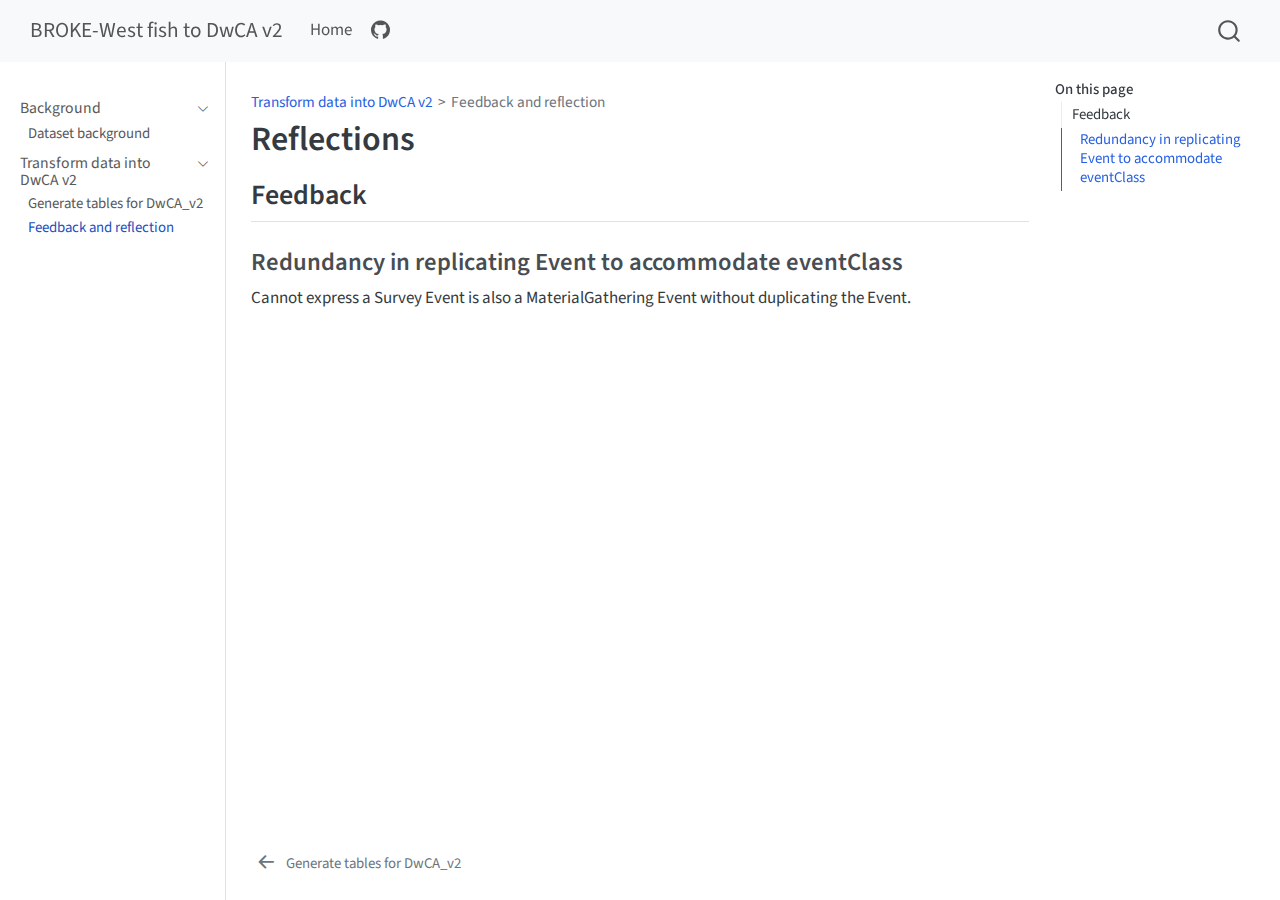
<file: docs/reflections.html>
<!DOCTYPE html>
<html xmlns="http://www.w3.org/1999/xhtml" lang="en" xml:lang="en"><head>

<meta charset="utf-8">
<meta name="generator" content="quarto-1.5.57">

<meta name="viewport" content="width=device-width, initial-scale=1.0, user-scalable=yes">


<title>Reflections – BROKE-West fish to DwCA v2</title>
<style>
code{white-space: pre-wrap;}
span.smallcaps{font-variant: small-caps;}
div.columns{display: flex; gap: min(4vw, 1.5em);}
div.column{flex: auto; overflow-x: auto;}
div.hanging-indent{margin-left: 1.5em; text-indent: -1.5em;}
ul.task-list{list-style: none;}
ul.task-list li input[type="checkbox"] {
  width: 0.8em;
  margin: 0 0.8em 0.2em -1em; /* quarto-specific, see https://github.com/quarto-dev/quarto-cli/issues/4556 */ 
  vertical-align: middle;
}
</style>


<script src="site_libs/quarto-nav/quarto-nav.js"></script>
<script src="site_libs/quarto-nav/headroom.min.js"></script>
<script src="site_libs/clipboard/clipboard.min.js"></script>
<script src="site_libs/quarto-search/autocomplete.umd.js"></script>
<script src="site_libs/quarto-search/fuse.min.js"></script>
<script src="site_libs/quarto-search/quarto-search.js"></script>
<meta name="quarto:offset" content="./">
<link href="./generate-dwcav2.html" rel="prev">
<script src="site_libs/quarto-html/quarto.js"></script>
<script src="site_libs/quarto-html/popper.min.js"></script>
<script src="site_libs/quarto-html/tippy.umd.min.js"></script>
<script src="site_libs/quarto-html/anchor.min.js"></script>
<link href="site_libs/quarto-html/tippy.css" rel="stylesheet">
<link href="site_libs/quarto-html/quarto-syntax-highlighting.css" rel="stylesheet" id="quarto-text-highlighting-styles">
<script src="site_libs/bootstrap/bootstrap.min.js"></script>
<link href="site_libs/bootstrap/bootstrap-icons.css" rel="stylesheet">
<link href="site_libs/bootstrap/bootstrap.min.css" rel="stylesheet" id="quarto-bootstrap" data-mode="light">
<script id="quarto-search-options" type="application/json">{
  "location": "navbar",
  "copy-button": false,
  "collapse-after": 3,
  "panel-placement": "end",
  "type": "overlay",
  "limit": 50,
  "keyboard-shortcut": [
    "f",
    "/",
    "s"
  ],
  "show-item-context": false,
  "language": {
    "search-no-results-text": "No results",
    "search-matching-documents-text": "matching documents",
    "search-copy-link-title": "Copy link to search",
    "search-hide-matches-text": "Hide additional matches",
    "search-more-match-text": "more match in this document",
    "search-more-matches-text": "more matches in this document",
    "search-clear-button-title": "Clear",
    "search-text-placeholder": "",
    "search-detached-cancel-button-title": "Cancel",
    "search-submit-button-title": "Submit",
    "search-label": "Search"
  }
}</script>


<link rel="stylesheet" href="styles.css">
</head>

<body class="nav-sidebar docked nav-fixed">

<div id="quarto-search-results"></div>
  <header id="quarto-header" class="headroom fixed-top">
    <nav class="navbar navbar-expand-lg " data-bs-theme="dark">
      <div class="navbar-container container-fluid">
      <div class="navbar-brand-container mx-auto">
    <a class="navbar-brand" href="./index.html">
    <span class="navbar-title">BROKE-West fish to DwCA v2</span>
    </a>
  </div>
            <div id="quarto-search" class="" title="Search"></div>
          <button class="navbar-toggler" type="button" data-bs-toggle="collapse" data-bs-target="#navbarCollapse" aria-controls="navbarCollapse" role="menu" aria-expanded="false" aria-label="Toggle navigation" onclick="if (window.quartoToggleHeadroom) { window.quartoToggleHeadroom(); }">
  <span class="navbar-toggler-icon"></span>
</button>
          <div class="collapse navbar-collapse" id="navbarCollapse">
            <ul class="navbar-nav navbar-nav-scroll me-auto">
  <li class="nav-item">
    <a class="nav-link" href="./index.html"> 
<span class="menu-text">Home</span></a>
  </li>  
  <li class="nav-item compact">
    <a class="nav-link" href="https://github.com/biodiversity-aq/"> <i class="bi bi-github" role="img">
</i> 
<span class="menu-text"></span></a>
  </li>  
</ul>
          </div> <!-- /navcollapse -->
            <div class="quarto-navbar-tools">
</div>
      </div> <!-- /container-fluid -->
    </nav>
  <nav class="quarto-secondary-nav">
    <div class="container-fluid d-flex">
      <button type="button" class="quarto-btn-toggle btn" data-bs-toggle="collapse" role="button" data-bs-target=".quarto-sidebar-collapse-item" aria-controls="quarto-sidebar" aria-expanded="false" aria-label="Toggle sidebar navigation" onclick="if (window.quartoToggleHeadroom) { window.quartoToggleHeadroom(); }">
        <i class="bi bi-layout-text-sidebar-reverse"></i>
      </button>
        <nav class="quarto-page-breadcrumbs" aria-label="breadcrumb"><ol class="breadcrumb"><li class="breadcrumb-item"><a href="./generate-dwcav2.html">Transform data into DwCA v2</a></li><li class="breadcrumb-item"><a href="./reflections.html">Feedback and reflection</a></li></ol></nav>
        <a class="flex-grow-1" role="navigation" data-bs-toggle="collapse" data-bs-target=".quarto-sidebar-collapse-item" aria-controls="quarto-sidebar" aria-expanded="false" aria-label="Toggle sidebar navigation" onclick="if (window.quartoToggleHeadroom) { window.quartoToggleHeadroom(); }">      
        </a>
    </div>
  </nav>
</header>
<!-- content -->
<div id="quarto-content" class="quarto-container page-columns page-rows-contents page-layout-article page-navbar">
<!-- sidebar -->
  <nav id="quarto-sidebar" class="sidebar collapse collapse-horizontal quarto-sidebar-collapse-item sidebar-navigation docked overflow-auto">
    <div class="sidebar-menu-container"> 
    <ul class="list-unstyled mt-1">
        <li class="sidebar-item sidebar-item-section">
      <div class="sidebar-item-container"> 
            <a class="sidebar-item-text sidebar-link text-start" data-bs-toggle="collapse" data-bs-target="#quarto-sidebar-section-1" role="navigation" aria-expanded="true">
 <span class="menu-text">Background</span></a>
          <a class="sidebar-item-toggle text-start" data-bs-toggle="collapse" data-bs-target="#quarto-sidebar-section-1" role="navigation" aria-expanded="true" aria-label="Toggle section">
            <i class="bi bi-chevron-right ms-2"></i>
          </a> 
      </div>
      <ul id="quarto-sidebar-section-1" class="collapse list-unstyled sidebar-section depth1 show">  
          <li class="sidebar-item">
  <div class="sidebar-item-container"> 
  <a href="./dataset-background.html" class="sidebar-item-text sidebar-link">
 <span class="menu-text">Dataset background</span></a>
  </div>
</li>
      </ul>
  </li>
        <li class="sidebar-item sidebar-item-section">
      <div class="sidebar-item-container"> 
            <a class="sidebar-item-text sidebar-link text-start" data-bs-toggle="collapse" data-bs-target="#quarto-sidebar-section-2" role="navigation" aria-expanded="true">
 <span class="menu-text">Transform data into DwCA v2</span></a>
          <a class="sidebar-item-toggle text-start" data-bs-toggle="collapse" data-bs-target="#quarto-sidebar-section-2" role="navigation" aria-expanded="true" aria-label="Toggle section">
            <i class="bi bi-chevron-right ms-2"></i>
          </a> 
      </div>
      <ul id="quarto-sidebar-section-2" class="collapse list-unstyled sidebar-section depth1 show">  
          <li class="sidebar-item">
  <div class="sidebar-item-container"> 
  <a href="./generate-dwcav2.html" class="sidebar-item-text sidebar-link">
 <span class="menu-text">Generate tables for DwCA_v2</span></a>
  </div>
</li>
          <li class="sidebar-item">
  <div class="sidebar-item-container"> 
  <a href="./reflections.html" class="sidebar-item-text sidebar-link active">
 <span class="menu-text">Feedback and reflection</span></a>
  </div>
</li>
      </ul>
  </li>
    </ul>
    </div>
</nav>
<div id="quarto-sidebar-glass" class="quarto-sidebar-collapse-item" data-bs-toggle="collapse" data-bs-target=".quarto-sidebar-collapse-item"></div>
<!-- margin-sidebar -->
    <div id="quarto-margin-sidebar" class="sidebar margin-sidebar">
        <nav id="TOC" role="doc-toc" class="toc-active">
    <h2 id="toc-title">On this page</h2>
   
  <ul>
  <li><a href="#feedback" id="toc-feedback" class="nav-link active" data-scroll-target="#feedback">Feedback</a>
  <ul class="collapse">
  <li><a href="#redundancy-in-replicating-event-to-accommodate-eventclass" id="toc-redundancy-in-replicating-event-to-accommodate-eventclass" class="nav-link" data-scroll-target="#redundancy-in-replicating-event-to-accommodate-eventclass">Redundancy in replicating Event to accommodate eventClass</a></li>
  </ul></li>
  </ul>
</nav>
    </div>
<!-- main -->
<main class="content" id="quarto-document-content">

<header id="title-block-header" class="quarto-title-block default"><nav class="quarto-page-breadcrumbs quarto-title-breadcrumbs d-none d-lg-block" aria-label="breadcrumb"><ol class="breadcrumb"><li class="breadcrumb-item"><a href="./generate-dwcav2.html">Transform data into DwCA v2</a></li><li class="breadcrumb-item"><a href="./reflections.html">Feedback and reflection</a></li></ol></nav>
<div class="quarto-title">
<h1 class="title">Reflections</h1>
</div>



<div class="quarto-title-meta">

    
  
    
  </div>
  


</header>


<section id="feedback" class="level2">
<h2 class="anchored" data-anchor-id="feedback">Feedback</h2>
<section id="redundancy-in-replicating-event-to-accommodate-eventclass" class="level3">
<h3 class="anchored" data-anchor-id="redundancy-in-replicating-event-to-accommodate-eventclass">Redundancy in replicating Event to accommodate eventClass</h3>
<p>Cannot express a Survey Event is also a MaterialGathering Event without duplicating the Event.</p>


</section>
</section>

</main> <!-- /main -->
<script id="quarto-html-after-body" type="application/javascript">
window.document.addEventListener("DOMContentLoaded", function (event) {
  const toggleBodyColorMode = (bsSheetEl) => {
    const mode = bsSheetEl.getAttribute("data-mode");
    const bodyEl = window.document.querySelector("body");
    if (mode === "dark") {
      bodyEl.classList.add("quarto-dark");
      bodyEl.classList.remove("quarto-light");
    } else {
      bodyEl.classList.add("quarto-light");
      bodyEl.classList.remove("quarto-dark");
    }
  }
  const toggleBodyColorPrimary = () => {
    const bsSheetEl = window.document.querySelector("link#quarto-bootstrap");
    if (bsSheetEl) {
      toggleBodyColorMode(bsSheetEl);
    }
  }
  toggleBodyColorPrimary();  
  const icon = "";
  const anchorJS = new window.AnchorJS();
  anchorJS.options = {
    placement: 'right',
    icon: icon
  };
  anchorJS.add('.anchored');
  const isCodeAnnotation = (el) => {
    for (const clz of el.classList) {
      if (clz.startsWith('code-annotation-')) {                     
        return true;
      }
    }
    return false;
  }
  const onCopySuccess = function(e) {
    // button target
    const button = e.trigger;
    // don't keep focus
    button.blur();
    // flash "checked"
    button.classList.add('code-copy-button-checked');
    var currentTitle = button.getAttribute("title");
    button.setAttribute("title", "Copied!");
    let tooltip;
    if (window.bootstrap) {
      button.setAttribute("data-bs-toggle", "tooltip");
      button.setAttribute("data-bs-placement", "left");
      button.setAttribute("data-bs-title", "Copied!");
      tooltip = new bootstrap.Tooltip(button, 
        { trigger: "manual", 
          customClass: "code-copy-button-tooltip",
          offset: [0, -8]});
      tooltip.show();    
    }
    setTimeout(function() {
      if (tooltip) {
        tooltip.hide();
        button.removeAttribute("data-bs-title");
        button.removeAttribute("data-bs-toggle");
        button.removeAttribute("data-bs-placement");
      }
      button.setAttribute("title", currentTitle);
      button.classList.remove('code-copy-button-checked');
    }, 1000);
    // clear code selection
    e.clearSelection();
  }
  const getTextToCopy = function(trigger) {
      const codeEl = trigger.previousElementSibling.cloneNode(true);
      for (const childEl of codeEl.children) {
        if (isCodeAnnotation(childEl)) {
          childEl.remove();
        }
      }
      return codeEl.innerText;
  }
  const clipboard = new window.ClipboardJS('.code-copy-button:not([data-in-quarto-modal])', {
    text: getTextToCopy
  });
  clipboard.on('success', onCopySuccess);
  if (window.document.getElementById('quarto-embedded-source-code-modal')) {
    // For code content inside modals, clipBoardJS needs to be initialized with a container option
    // TODO: Check when it could be a function (https://github.com/zenorocha/clipboard.js/issues/860)
    const clipboardModal = new window.ClipboardJS('.code-copy-button[data-in-quarto-modal]', {
      text: getTextToCopy,
      container: window.document.getElementById('quarto-embedded-source-code-modal')
    });
    clipboardModal.on('success', onCopySuccess);
  }
    var localhostRegex = new RegExp(/^(?:http|https):\/\/localhost\:?[0-9]*\//);
    var mailtoRegex = new RegExp(/^mailto:/);
      var filterRegex = new RegExp('/' + window.location.host + '/');
    var isInternal = (href) => {
        return filterRegex.test(href) || localhostRegex.test(href) || mailtoRegex.test(href);
    }
    // Inspect non-navigation links and adorn them if external
 	var links = window.document.querySelectorAll('a[href]:not(.nav-link):not(.navbar-brand):not(.toc-action):not(.sidebar-link):not(.sidebar-item-toggle):not(.pagination-link):not(.no-external):not([aria-hidden]):not(.dropdown-item):not(.quarto-navigation-tool):not(.about-link)');
    for (var i=0; i<links.length; i++) {
      const link = links[i];
      if (!isInternal(link.href)) {
        // undo the damage that might have been done by quarto-nav.js in the case of
        // links that we want to consider external
        if (link.dataset.originalHref !== undefined) {
          link.href = link.dataset.originalHref;
        }
      }
    }
  function tippyHover(el, contentFn, onTriggerFn, onUntriggerFn) {
    const config = {
      allowHTML: true,
      maxWidth: 500,
      delay: 100,
      arrow: false,
      appendTo: function(el) {
          return el.parentElement;
      },
      interactive: true,
      interactiveBorder: 10,
      theme: 'quarto',
      placement: 'bottom-start',
    };
    if (contentFn) {
      config.content = contentFn;
    }
    if (onTriggerFn) {
      config.onTrigger = onTriggerFn;
    }
    if (onUntriggerFn) {
      config.onUntrigger = onUntriggerFn;
    }
    window.tippy(el, config); 
  }
  const noterefs = window.document.querySelectorAll('a[role="doc-noteref"]');
  for (var i=0; i<noterefs.length; i++) {
    const ref = noterefs[i];
    tippyHover(ref, function() {
      // use id or data attribute instead here
      let href = ref.getAttribute('data-footnote-href') || ref.getAttribute('href');
      try { href = new URL(href).hash; } catch {}
      const id = href.replace(/^#\/?/, "");
      const note = window.document.getElementById(id);
      if (note) {
        return note.innerHTML;
      } else {
        return "";
      }
    });
  }
  const xrefs = window.document.querySelectorAll('a.quarto-xref');
  const processXRef = (id, note) => {
    // Strip column container classes
    const stripColumnClz = (el) => {
      el.classList.remove("page-full", "page-columns");
      if (el.children) {
        for (const child of el.children) {
          stripColumnClz(child);
        }
      }
    }
    stripColumnClz(note)
    if (id === null || id.startsWith('sec-')) {
      // Special case sections, only their first couple elements
      const container = document.createElement("div");
      if (note.children && note.children.length > 2) {
        container.appendChild(note.children[0].cloneNode(true));
        for (let i = 1; i < note.children.length; i++) {
          const child = note.children[i];
          if (child.tagName === "P" && child.innerText === "") {
            continue;
          } else {
            container.appendChild(child.cloneNode(true));
            break;
          }
        }
        if (window.Quarto?.typesetMath) {
          window.Quarto.typesetMath(container);
        }
        return container.innerHTML
      } else {
        if (window.Quarto?.typesetMath) {
          window.Quarto.typesetMath(note);
        }
        return note.innerHTML;
      }
    } else {
      // Remove any anchor links if they are present
      const anchorLink = note.querySelector('a.anchorjs-link');
      if (anchorLink) {
        anchorLink.remove();
      }
      if (window.Quarto?.typesetMath) {
        window.Quarto.typesetMath(note);
      }
      // TODO in 1.5, we should make sure this works without a callout special case
      if (note.classList.contains("callout")) {
        return note.outerHTML;
      } else {
        return note.innerHTML;
      }
    }
  }
  for (var i=0; i<xrefs.length; i++) {
    const xref = xrefs[i];
    tippyHover(xref, undefined, function(instance) {
      instance.disable();
      let url = xref.getAttribute('href');
      let hash = undefined; 
      if (url.startsWith('#')) {
        hash = url;
      } else {
        try { hash = new URL(url).hash; } catch {}
      }
      if (hash) {
        const id = hash.replace(/^#\/?/, "");
        const note = window.document.getElementById(id);
        if (note !== null) {
          try {
            const html = processXRef(id, note.cloneNode(true));
            instance.setContent(html);
          } finally {
            instance.enable();
            instance.show();
          }
        } else {
          // See if we can fetch this
          fetch(url.split('#')[0])
          .then(res => res.text())
          .then(html => {
            const parser = new DOMParser();
            const htmlDoc = parser.parseFromString(html, "text/html");
            const note = htmlDoc.getElementById(id);
            if (note !== null) {
              const html = processXRef(id, note);
              instance.setContent(html);
            } 
          }).finally(() => {
            instance.enable();
            instance.show();
          });
        }
      } else {
        // See if we can fetch a full url (with no hash to target)
        // This is a special case and we should probably do some content thinning / targeting
        fetch(url)
        .then(res => res.text())
        .then(html => {
          const parser = new DOMParser();
          const htmlDoc = parser.parseFromString(html, "text/html");
          const note = htmlDoc.querySelector('main.content');
          if (note !== null) {
            // This should only happen for chapter cross references
            // (since there is no id in the URL)
            // remove the first header
            if (note.children.length > 0 && note.children[0].tagName === "HEADER") {
              note.children[0].remove();
            }
            const html = processXRef(null, note);
            instance.setContent(html);
          } 
        }).finally(() => {
          instance.enable();
          instance.show();
        });
      }
    }, function(instance) {
    });
  }
      let selectedAnnoteEl;
      const selectorForAnnotation = ( cell, annotation) => {
        let cellAttr = 'data-code-cell="' + cell + '"';
        let lineAttr = 'data-code-annotation="' +  annotation + '"';
        const selector = 'span[' + cellAttr + '][' + lineAttr + ']';
        return selector;
      }
      const selectCodeLines = (annoteEl) => {
        const doc = window.document;
        const targetCell = annoteEl.getAttribute("data-target-cell");
        const targetAnnotation = annoteEl.getAttribute("data-target-annotation");
        const annoteSpan = window.document.querySelector(selectorForAnnotation(targetCell, targetAnnotation));
        const lines = annoteSpan.getAttribute("data-code-lines").split(",");
        const lineIds = lines.map((line) => {
          return targetCell + "-" + line;
        })
        let top = null;
        let height = null;
        let parent = null;
        if (lineIds.length > 0) {
            //compute the position of the single el (top and bottom and make a div)
            const el = window.document.getElementById(lineIds[0]);
            top = el.offsetTop;
            height = el.offsetHeight;
            parent = el.parentElement.parentElement;
          if (lineIds.length > 1) {
            const lastEl = window.document.getElementById(lineIds[lineIds.length - 1]);
            const bottom = lastEl.offsetTop + lastEl.offsetHeight;
            height = bottom - top;
          }
          if (top !== null && height !== null && parent !== null) {
            // cook up a div (if necessary) and position it 
            let div = window.document.getElementById("code-annotation-line-highlight");
            if (div === null) {
              div = window.document.createElement("div");
              div.setAttribute("id", "code-annotation-line-highlight");
              div.style.position = 'absolute';
              parent.appendChild(div);
            }
            div.style.top = top - 2 + "px";
            div.style.height = height + 4 + "px";
            div.style.left = 0;
            let gutterDiv = window.document.getElementById("code-annotation-line-highlight-gutter");
            if (gutterDiv === null) {
              gutterDiv = window.document.createElement("div");
              gutterDiv.setAttribute("id", "code-annotation-line-highlight-gutter");
              gutterDiv.style.position = 'absolute';
              const codeCell = window.document.getElementById(targetCell);
              const gutter = codeCell.querySelector('.code-annotation-gutter');
              gutter.appendChild(gutterDiv);
            }
            gutterDiv.style.top = top - 2 + "px";
            gutterDiv.style.height = height + 4 + "px";
          }
          selectedAnnoteEl = annoteEl;
        }
      };
      const unselectCodeLines = () => {
        const elementsIds = ["code-annotation-line-highlight", "code-annotation-line-highlight-gutter"];
        elementsIds.forEach((elId) => {
          const div = window.document.getElementById(elId);
          if (div) {
            div.remove();
          }
        });
        selectedAnnoteEl = undefined;
      };
        // Handle positioning of the toggle
    window.addEventListener(
      "resize",
      throttle(() => {
        elRect = undefined;
        if (selectedAnnoteEl) {
          selectCodeLines(selectedAnnoteEl);
        }
      }, 10)
    );
    function throttle(fn, ms) {
    let throttle = false;
    let timer;
      return (...args) => {
        if(!throttle) { // first call gets through
            fn.apply(this, args);
            throttle = true;
        } else { // all the others get throttled
            if(timer) clearTimeout(timer); // cancel #2
            timer = setTimeout(() => {
              fn.apply(this, args);
              timer = throttle = false;
            }, ms);
        }
      };
    }
      // Attach click handler to the DT
      const annoteDls = window.document.querySelectorAll('dt[data-target-cell]');
      for (const annoteDlNode of annoteDls) {
        annoteDlNode.addEventListener('click', (event) => {
          const clickedEl = event.target;
          if (clickedEl !== selectedAnnoteEl) {
            unselectCodeLines();
            const activeEl = window.document.querySelector('dt[data-target-cell].code-annotation-active');
            if (activeEl) {
              activeEl.classList.remove('code-annotation-active');
            }
            selectCodeLines(clickedEl);
            clickedEl.classList.add('code-annotation-active');
          } else {
            // Unselect the line
            unselectCodeLines();
            clickedEl.classList.remove('code-annotation-active');
          }
        });
      }
  const findCites = (el) => {
    const parentEl = el.parentElement;
    if (parentEl) {
      const cites = parentEl.dataset.cites;
      if (cites) {
        return {
          el,
          cites: cites.split(' ')
        };
      } else {
        return findCites(el.parentElement)
      }
    } else {
      return undefined;
    }
  };
  var bibliorefs = window.document.querySelectorAll('a[role="doc-biblioref"]');
  for (var i=0; i<bibliorefs.length; i++) {
    const ref = bibliorefs[i];
    const citeInfo = findCites(ref);
    if (citeInfo) {
      tippyHover(citeInfo.el, function() {
        var popup = window.document.createElement('div');
        citeInfo.cites.forEach(function(cite) {
          var citeDiv = window.document.createElement('div');
          citeDiv.classList.add('hanging-indent');
          citeDiv.classList.add('csl-entry');
          var biblioDiv = window.document.getElementById('ref-' + cite);
          if (biblioDiv) {
            citeDiv.innerHTML = biblioDiv.innerHTML;
          }
          popup.appendChild(citeDiv);
        });
        return popup.innerHTML;
      });
    }
  }
});
</script>
<nav class="page-navigation">
  <div class="nav-page nav-page-previous">
      <a href="./generate-dwcav2.html" class="pagination-link" aria-label="Generate tables for DwCA_v2">
        <i class="bi bi-arrow-left-short"></i> <span class="nav-page-text">Generate tables for DwCA_v2</span>
      </a>          
  </div>
  <div class="nav-page nav-page-next">
  </div>
</nav>
</div> <!-- /content -->




</body></html>
</file>
<file: docs/site_libs/quarto-html/tippy.css>
.tippy-box[data-animation=fade][data-state=hidden]{opacity:0}[data-tippy-root]{max-width:calc(100vw - 10px)}.tippy-box{position:relative;background-color:#333;color:#fff;border-radius:4px;font-size:14px;line-height:1.4;white-space:normal;outline:0;transition-property:transform,visibility,opacity}.tippy-box[data-placement^=top]>.tippy-arrow{bottom:0}.tippy-box[data-placement^=top]>.tippy-arrow:before{bottom:-7px;left:0;border-width:8px 8px 0;border-top-color:initial;transform-origin:center top}.tippy-box[data-placement^=bottom]>.tippy-arrow{top:0}.tippy-box[data-placement^=bottom]>.tippy-arrow:before{top:-7px;left:0;border-width:0 8px 8px;border-bottom-color:initial;transform-origin:center bottom}.tippy-box[data-placement^=left]>.tippy-arrow{right:0}.tippy-box[data-placement^=left]>.tippy-arrow:before{border-width:8px 0 8px 8px;border-left-color:initial;right:-7px;transform-origin:center left}.tippy-box[data-placement^=right]>.tippy-arrow{left:0}.tippy-box[data-placement^=right]>.tippy-arrow:before{left:-7px;border-width:8px 8px 8px 0;border-right-color:initial;transform-origin:center right}.tippy-box[data-inertia][data-state=visible]{transition-timing-function:cubic-bezier(.54,1.5,.38,1.11)}.tippy-arrow{width:16px;height:16px;color:#333}.tippy-arrow:before{content:"";position:absolute;border-color:transparent;border-style:solid}.tippy-content{position:relative;padding:5px 9px;z-index:1}
</file>
<file: docs/site_libs/quarto-html/quarto-syntax-highlighting.css>
/* quarto syntax highlight colors */
:root {
  --quarto-hl-ot-color: #003B4F;
  --quarto-hl-at-color: #657422;
  --quarto-hl-ss-color: #20794D;
  --quarto-hl-an-color: #5E5E5E;
  --quarto-hl-fu-color: #4758AB;
  --quarto-hl-st-color: #20794D;
  --quarto-hl-cf-color: #003B4F;
  --quarto-hl-op-color: #5E5E5E;
  --quarto-hl-er-color: #AD0000;
  --quarto-hl-bn-color: #AD0000;
  --quarto-hl-al-color: #AD0000;
  --quarto-hl-va-color: #111111;
  --quarto-hl-bu-color: inherit;
  --quarto-hl-ex-color: inherit;
  --quarto-hl-pp-color: #AD0000;
  --quarto-hl-in-color: #5E5E5E;
  --quarto-hl-vs-color: #20794D;
  --quarto-hl-wa-color: #5E5E5E;
  --quarto-hl-do-color: #5E5E5E;
  --quarto-hl-im-color: #00769E;
  --quarto-hl-ch-color: #20794D;
  --quarto-hl-dt-color: #AD0000;
  --quarto-hl-fl-color: #AD0000;
  --quarto-hl-co-color: #5E5E5E;
  --quarto-hl-cv-color: #5E5E5E;
  --quarto-hl-cn-color: #8f5902;
  --quarto-hl-sc-color: #5E5E5E;
  --quarto-hl-dv-color: #AD0000;
  --quarto-hl-kw-color: #003B4F;
}

/* other quarto variables */
:root {
  --quarto-font-monospace: SFMono-Regular, Menlo, Monaco, Consolas, "Liberation Mono", "Courier New", monospace;
}

pre > code.sourceCode > span {
  color: #003B4F;
}

code span {
  color: #003B4F;
}

code.sourceCode > span {
  color: #003B4F;
}

div.sourceCode,
div.sourceCode pre.sourceCode {
  color: #003B4F;
}

code span.ot {
  color: #003B4F;
  font-style: inherit;
}

code span.at {
  color: #657422;
  font-style: inherit;
}

code span.ss {
  color: #20794D;
  font-style: inherit;
}

code span.an {
  color: #5E5E5E;
  font-style: inherit;
}

code span.fu {
  color: #4758AB;
  font-style: inherit;
}

code span.st {
  color: #20794D;
  font-style: inherit;
}

code span.cf {
  color: #003B4F;
  font-weight: bold;
  font-style: inherit;
}

code span.op {
  color: #5E5E5E;
  font-style: inherit;
}

code span.er {
  color: #AD0000;
  font-style: inherit;
}

code span.bn {
  color: #AD0000;
  font-style: inherit;
}

code span.al {
  color: #AD0000;
  font-style: inherit;
}

code span.va {
  color: #111111;
  font-style: inherit;
}

code span.bu {
  font-style: inherit;
}

code span.ex {
  font-style: inherit;
}

code span.pp {
  color: #AD0000;
  font-style: inherit;
}

code span.in {
  color: #5E5E5E;
  font-style: inherit;
}

code span.vs {
  color: #20794D;
  font-style: inherit;
}

code span.wa {
  color: #5E5E5E;
  font-style: italic;
}

code span.do {
  color: #5E5E5E;
  font-style: italic;
}

code span.im {
  color: #00769E;
  font-style: inherit;
}

code span.ch {
  color: #20794D;
  font-style: inherit;
}

code span.dt {
  color: #AD0000;
  font-style: inherit;
}

code span.fl {
  color: #AD0000;
  font-style: inherit;
}

code span.co {
  color: #5E5E5E;
  font-style: inherit;
}

code span.cv {
  color: #5E5E5E;
  font-style: italic;
}

code span.cn {
  color: #8f5902;
  font-style: inherit;
}

code span.sc {
  color: #5E5E5E;
  font-style: inherit;
}

code span.dv {
  color: #AD0000;
  font-style: inherit;
}

code span.kw {
  color: #003B4F;
  font-weight: bold;
  font-style: inherit;
}

.prevent-inlining {
  content: "</";
}

/*# sourceMappingURL=debc5d5d77c3f9108843748ff7464032.css.map */
</file>
<file: docs/styles.css>
/* styles.css */
.toc {
  background-color: rgba(255, 255, 255, 0.8);  /* White background with 80% opacity */
  border-radius: 10px;
  padding: 10px;
  box-shadow: 0 4px 6px rgba(0, 0, 0, 0.1);
}
</file>
<file: docs/site_libs/quarto-html/quarto-syntax-highlighting-2f5df379a58b258e96c21c0638c20c03.css>
/* quarto syntax highlight colors */
:root {
  --quarto-hl-ot-color: #003B4F;
  --quarto-hl-at-color: #657422;
  --quarto-hl-ss-color: #20794D;
  --quarto-hl-an-color: #5E5E5E;
  --quarto-hl-fu-color: #4758AB;
  --quarto-hl-st-color: #20794D;
  --quarto-hl-cf-color: #003B4F;
  --quarto-hl-op-color: #5E5E5E;
  --quarto-hl-er-color: #AD0000;
  --quarto-hl-bn-color: #AD0000;
  --quarto-hl-al-color: #AD0000;
  --quarto-hl-va-color: #111111;
  --quarto-hl-bu-color: inherit;
  --quarto-hl-ex-color: inherit;
  --quarto-hl-pp-color: #AD0000;
  --quarto-hl-in-color: #5E5E5E;
  --quarto-hl-vs-color: #20794D;
  --quarto-hl-wa-color: #5E5E5E;
  --quarto-hl-do-color: #5E5E5E;
  --quarto-hl-im-color: #00769E;
  --quarto-hl-ch-color: #20794D;
  --quarto-hl-dt-color: #AD0000;
  --quarto-hl-fl-color: #AD0000;
  --quarto-hl-co-color: #5E5E5E;
  --quarto-hl-cv-color: #5E5E5E;
  --quarto-hl-cn-color: #8f5902;
  --quarto-hl-sc-color: #5E5E5E;
  --quarto-hl-dv-color: #AD0000;
  --quarto-hl-kw-color: #003B4F;
}

/* other quarto variables */
:root {
  --quarto-font-monospace: SFMono-Regular, Menlo, Monaco, Consolas, "Liberation Mono", "Courier New", monospace;
}

pre > code.sourceCode > span {
  color: #003B4F;
}

code span {
  color: #003B4F;
}

code.sourceCode > span {
  color: #003B4F;
}

div.sourceCode,
div.sourceCode pre.sourceCode {
  color: #003B4F;
}

code span.ot {
  color: #003B4F;
  font-style: inherit;
}

code span.at {
  color: #657422;
  font-style: inherit;
}

code span.ss {
  color: #20794D;
  font-style: inherit;
}

code span.an {
  color: #5E5E5E;
  font-style: inherit;
}

code span.fu {
  color: #4758AB;
  font-style: inherit;
}

code span.st {
  color: #20794D;
  font-style: inherit;
}

code span.cf {
  color: #003B4F;
  font-weight: bold;
  font-style: inherit;
}

code span.op {
  color: #5E5E5E;
  font-style: inherit;
}

code span.er {
  color: #AD0000;
  font-style: inherit;
}

code span.bn {
  color: #AD0000;
  font-style: inherit;
}

code span.al {
  color: #AD0000;
  font-style: inherit;
}

code span.va {
  color: #111111;
  font-style: inherit;
}

code span.bu {
  font-style: inherit;
}

code span.ex {
  font-style: inherit;
}

code span.pp {
  color: #AD0000;
  font-style: inherit;
}

code span.in {
  color: #5E5E5E;
  font-style: inherit;
}

code span.vs {
  color: #20794D;
  font-style: inherit;
}

code span.wa {
  color: #5E5E5E;
  font-style: italic;
}

code span.do {
  color: #5E5E5E;
  font-style: italic;
}

code span.im {
  color: #00769E;
  font-style: inherit;
}

code span.ch {
  color: #20794D;
  font-style: inherit;
}

code span.dt {
  color: #AD0000;
  font-style: inherit;
}

code span.fl {
  color: #AD0000;
  font-style: inherit;
}

code span.co {
  color: #5E5E5E;
  font-style: inherit;
}

code span.cv {
  color: #5E5E5E;
  font-style: italic;
}

code span.cn {
  color: #8f5902;
  font-style: inherit;
}

code span.sc {
  color: #5E5E5E;
  font-style: inherit;
}

code span.dv {
  color: #AD0000;
  font-style: inherit;
}

code span.kw {
  color: #003B4F;
  font-weight: bold;
  font-style: inherit;
}

.prevent-inlining {
  content: "</";
}

/*# sourceMappingURL=35eb38a806ee71ea6d2563be2308c832.css.map */
</file>
<file: docs/site_libs/pagedtable-1.1/css/pagedtable.css>
.pagedtable {
  overflow: auto;
  padding-left: 8px;
  padding-right: 8px;
}

.pagedtable-wrapper {
  border: 1px solid #ccc;
  border-radius: 4px;
  margin-bottom: 10px;
}

.pagedtable table {
  width: 100%;
  max-width: 100%;
  margin: 0;
}

.pagedtable th {
  padding: 0 5px 0 5px;
  border: none;
  border-bottom: 2px solid #dddddd;

  min-width: 45px;
}

.pagedtable-empty th {
  display: none;
}

.pagedtable td {
  padding: 0 4px 0 4px;
}

.pagedtable .even {
  background-color: rgba(140, 140, 140, 0.1);
}

.pagedtable-padding-col {
  display: none;
}

.pagedtable a {
  -webkit-touch-callout: none;
  -webkit-user-select: none;
  -khtml-user-select: none;
  -moz-user-select: none;
  -ms-user-select: none;
  user-select: none;
}

.pagedtable-index-nav {
  cursor: pointer;
  padding: 0 5px 0 5px;
  float: right;
  border: 0;
}

.pagedtable-index-nav-disabled {
  cursor: default;
  text-decoration: none;
  color: #999;
}

a.pagedtable-index-nav-disabled:hover {
  text-decoration: none;
  color: #999;
}

.pagedtable-indexes {
  cursor: pointer;
  float: right;
  border: 0;
}

.pagedtable-index-current {
  cursor: default;
  text-decoration: none;
  font-weight: bold;
  color: #333;
  border: 0;
}

a.pagedtable-index-current:hover {
  text-decoration: none;
  font-weight: bold;
  color: #333;
}

.pagedtable-index {
  width: 30px;
  display: inline-block;
  text-align: center;
  border: 0;
}

.pagedtable-index-separator-left {
  display: inline-block;
  color: #333;
  font-size: 9px;
  padding: 0 0 0 0;
  cursor: default;
}

.pagedtable-index-separator-right {
  display: inline-block;
  color: #333;
  font-size: 9px;
  padding: 0 4px 0 0;
  cursor: default;
}

.pagedtable-footer {
  padding-top: 4px;
  padding-bottom: 5px;
}

.pagedtable-not-empty .pagedtable-footer {
  border-top: 2px solid #dddddd;
}

.pagedtable-info {
  overflow: hidden;
  color: #999;
  white-space: nowrap;
  text-overflow: ellipsis;
}

.pagedtable-header-name {
  overflow: hidden;
  text-overflow: ellipsis;
}

.pagedtable-header-type {
  color: #999;
  font-weight: 400;
}

.pagedtable-na-cell {
  font-style: italic;
  opacity: 0.3;
}
</file>
